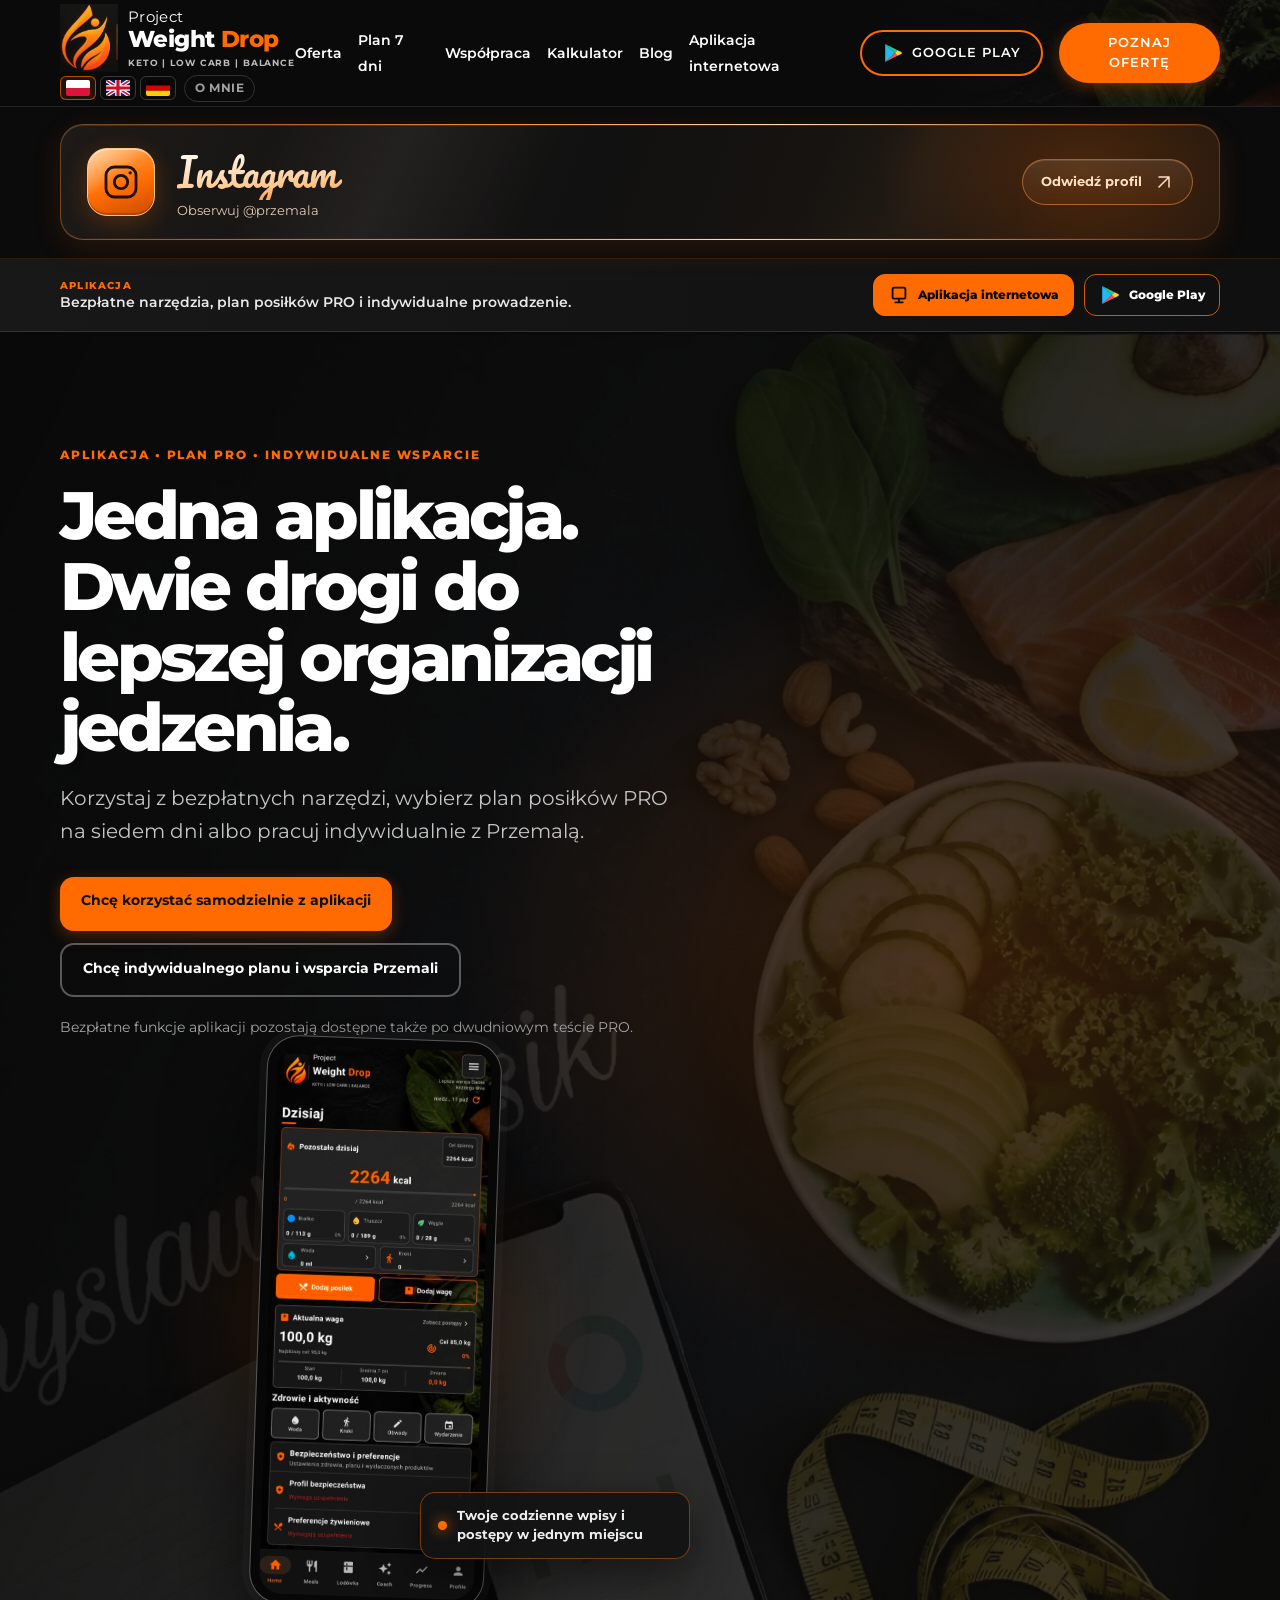
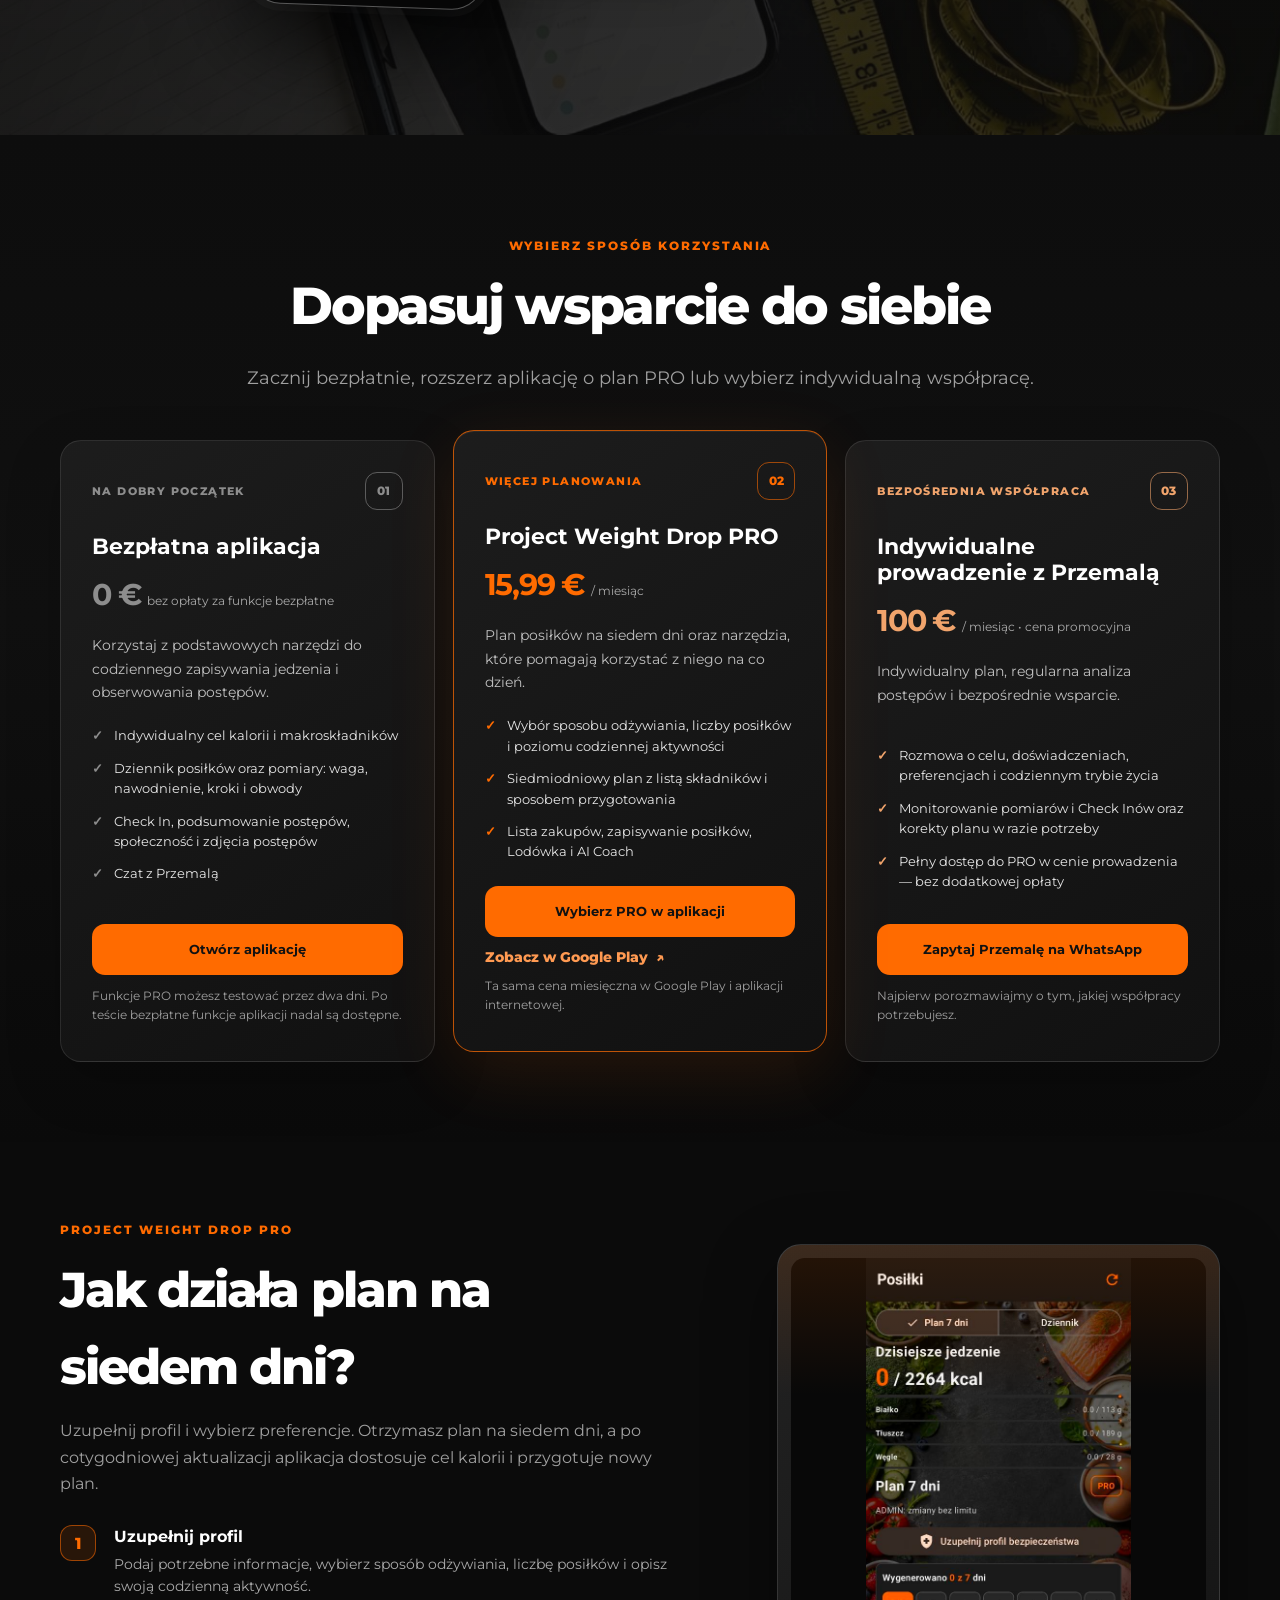
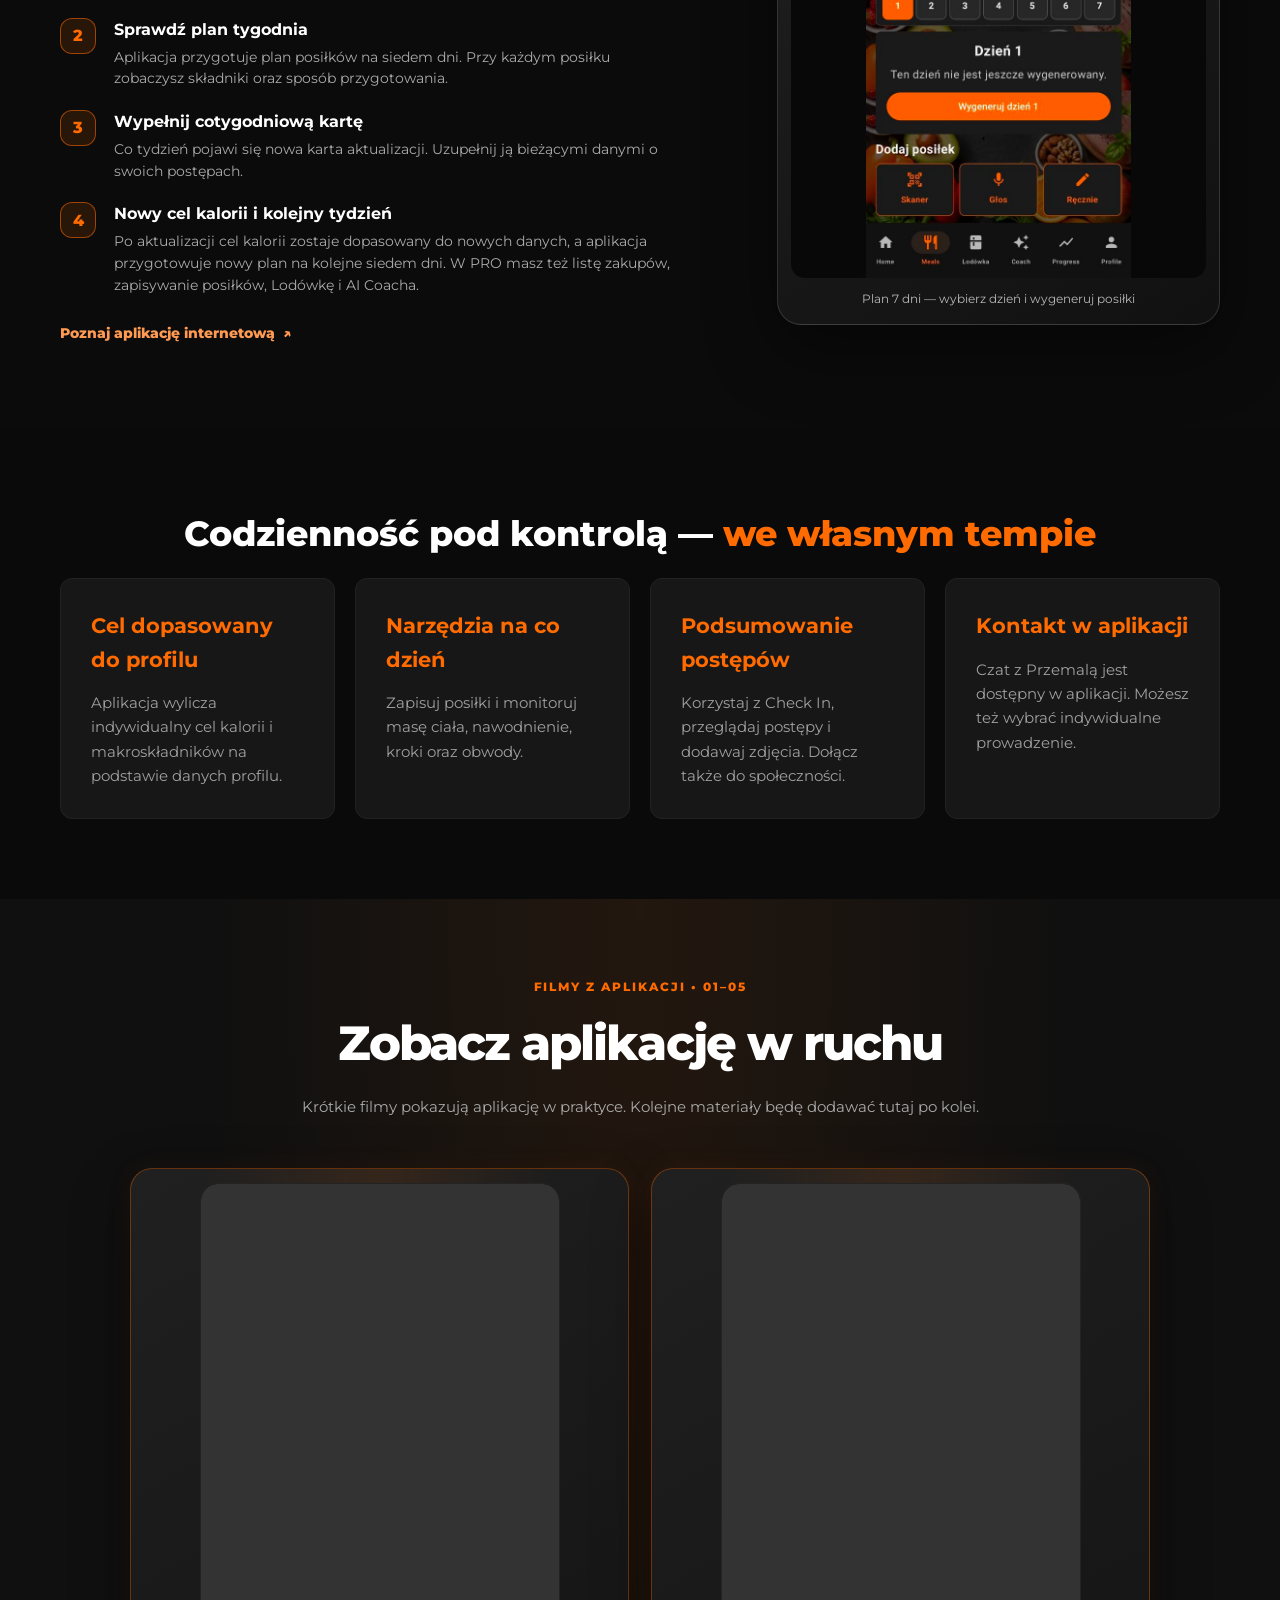
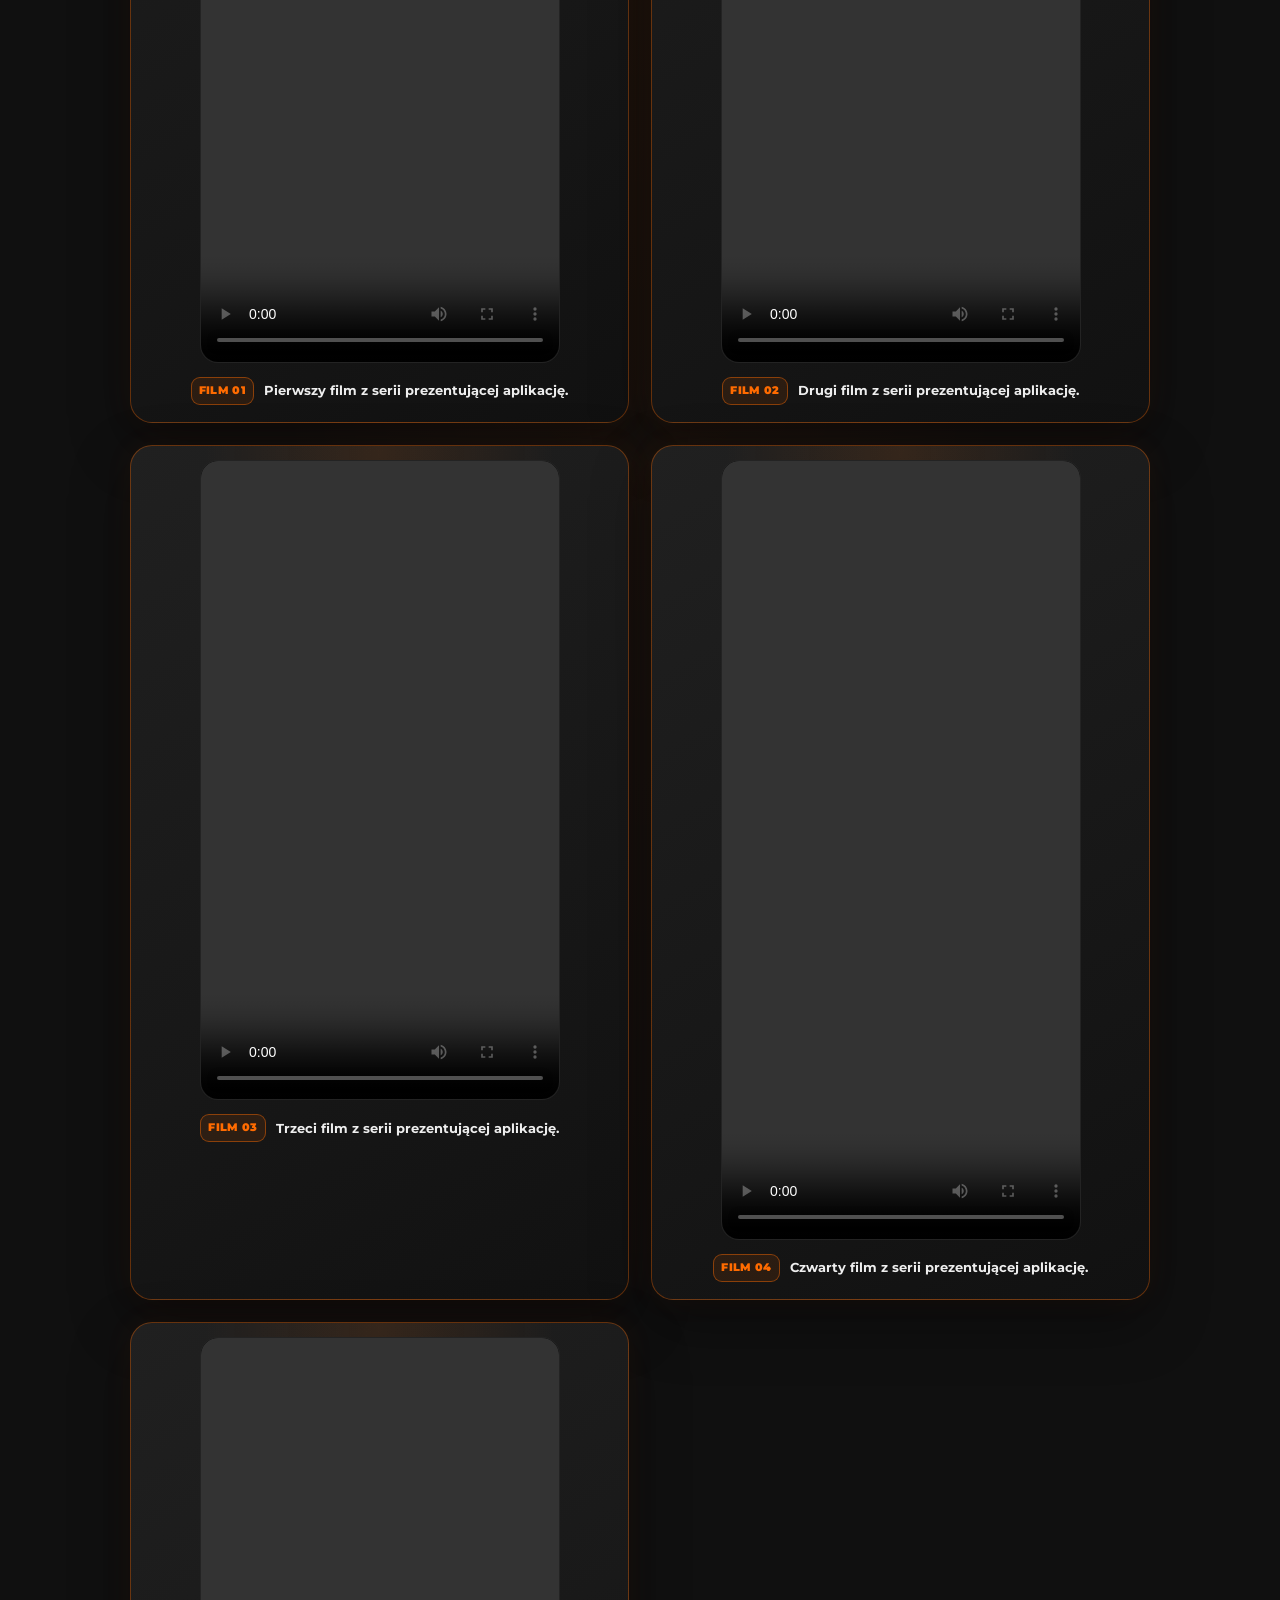
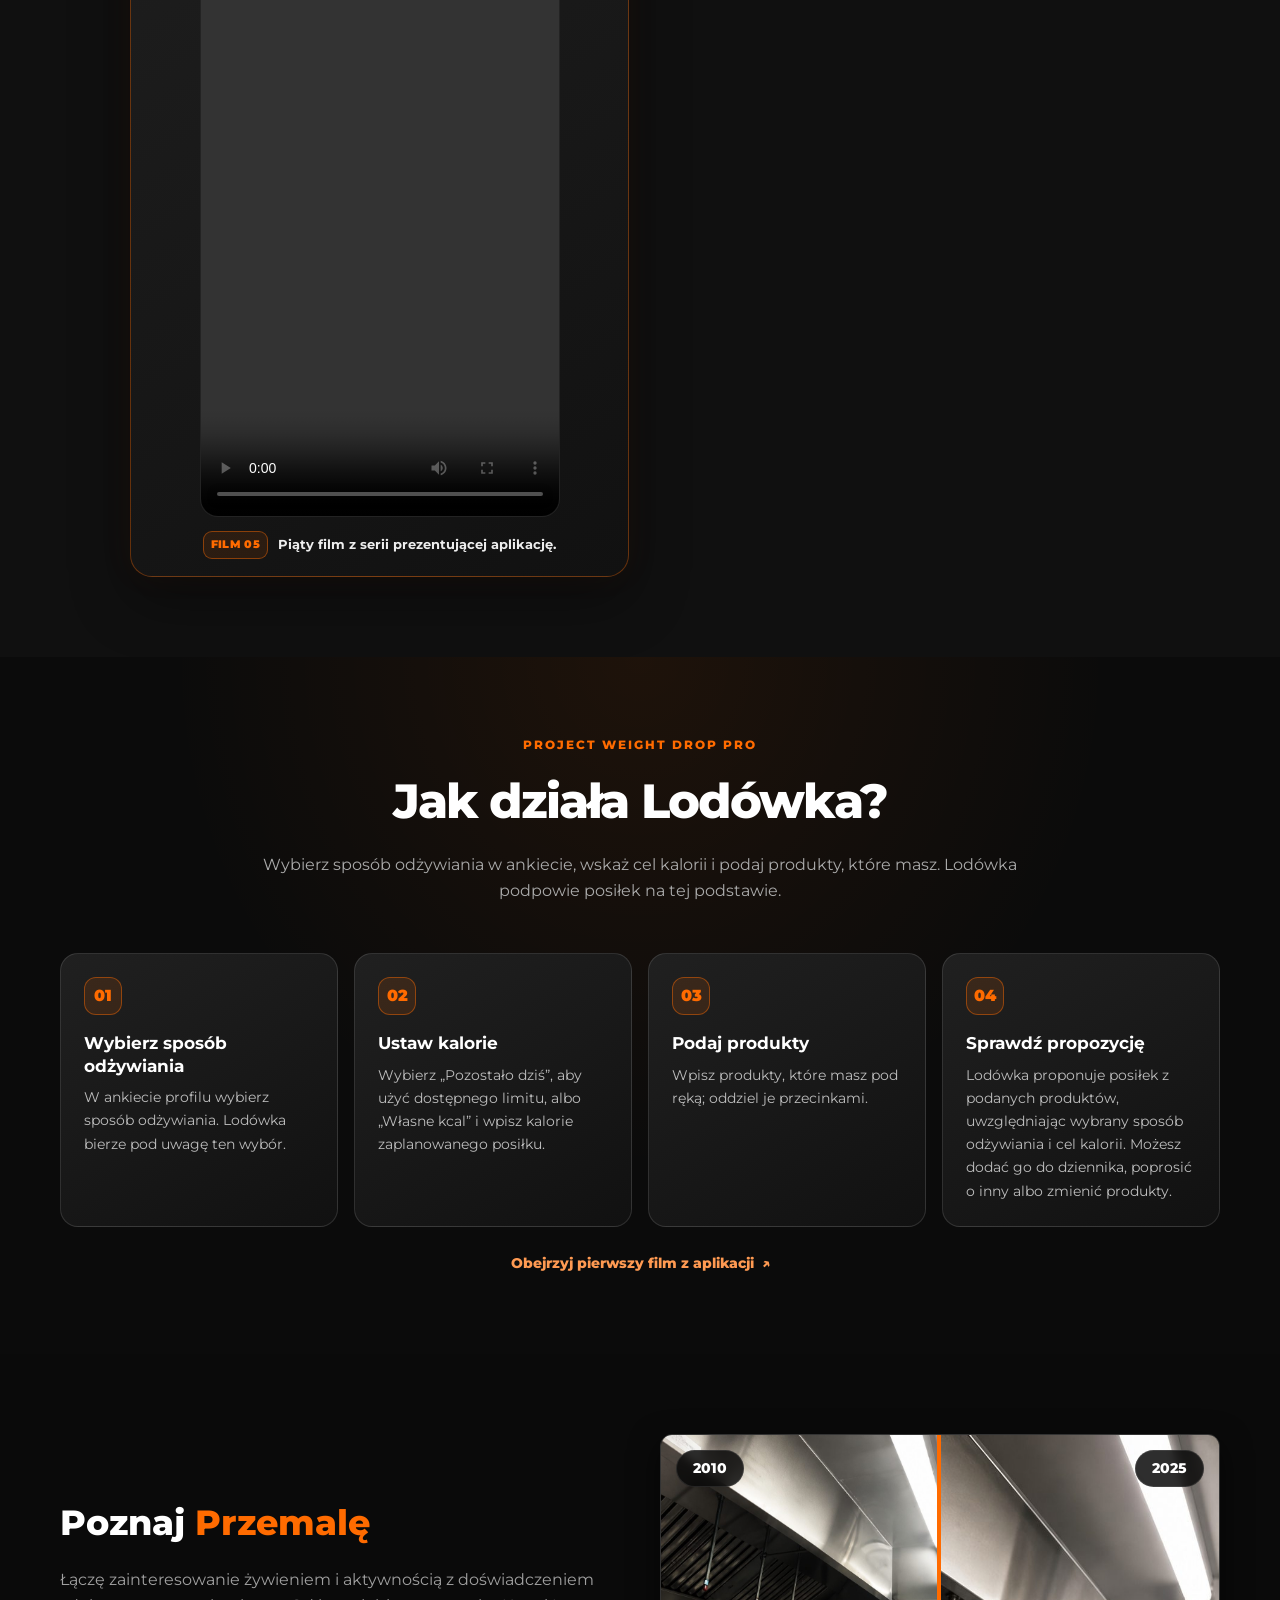
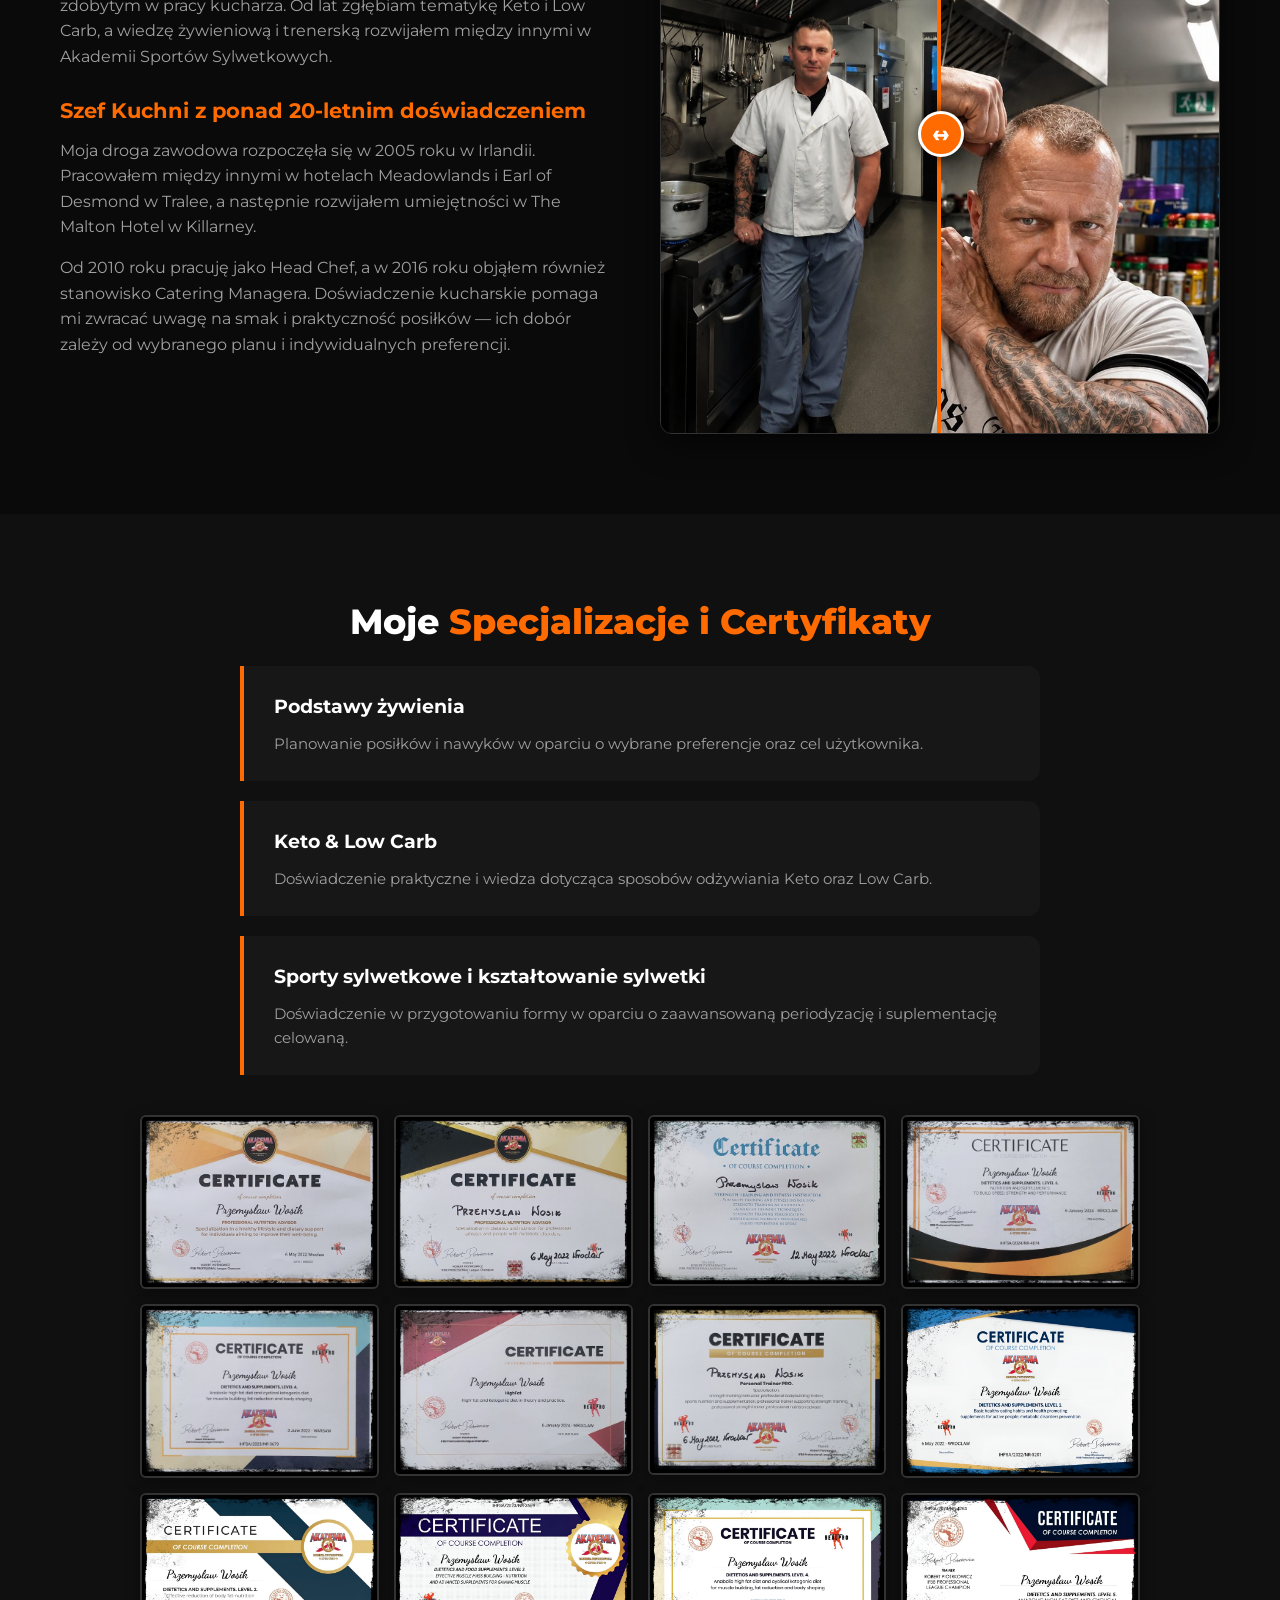
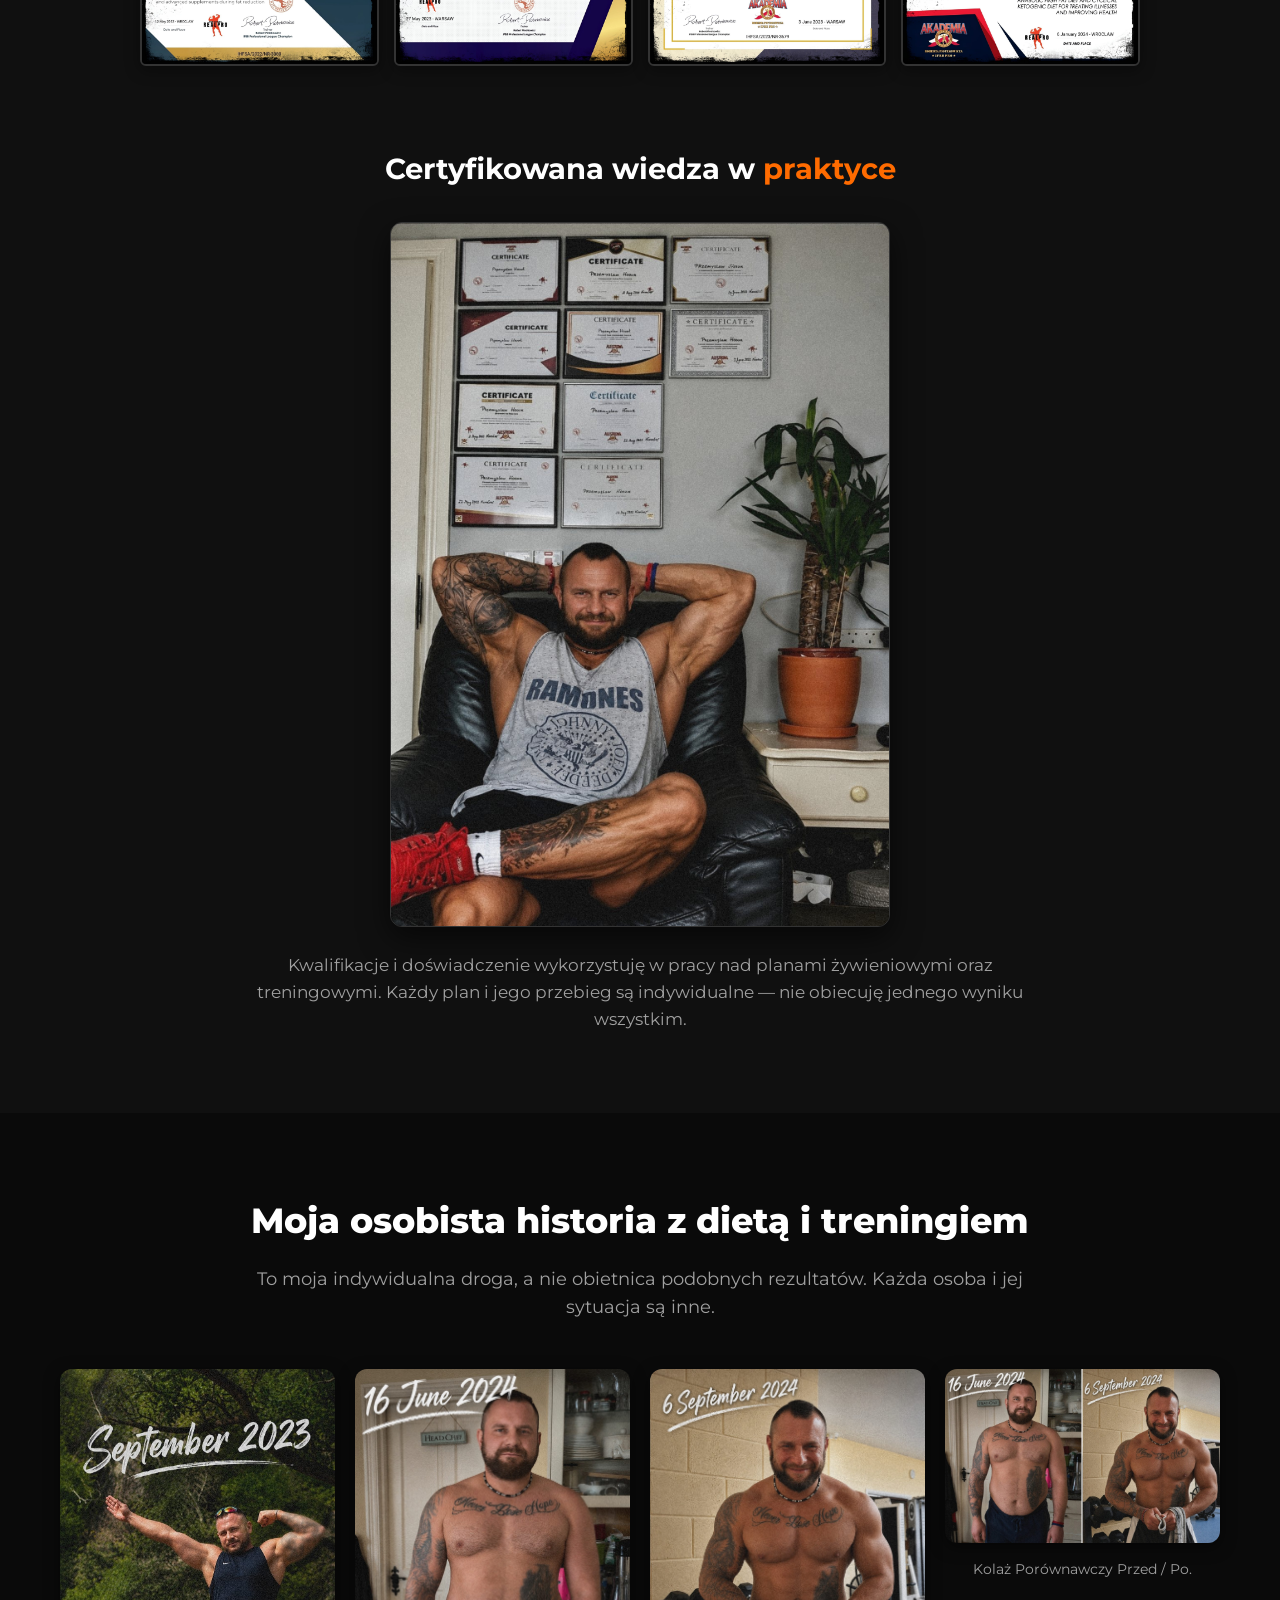
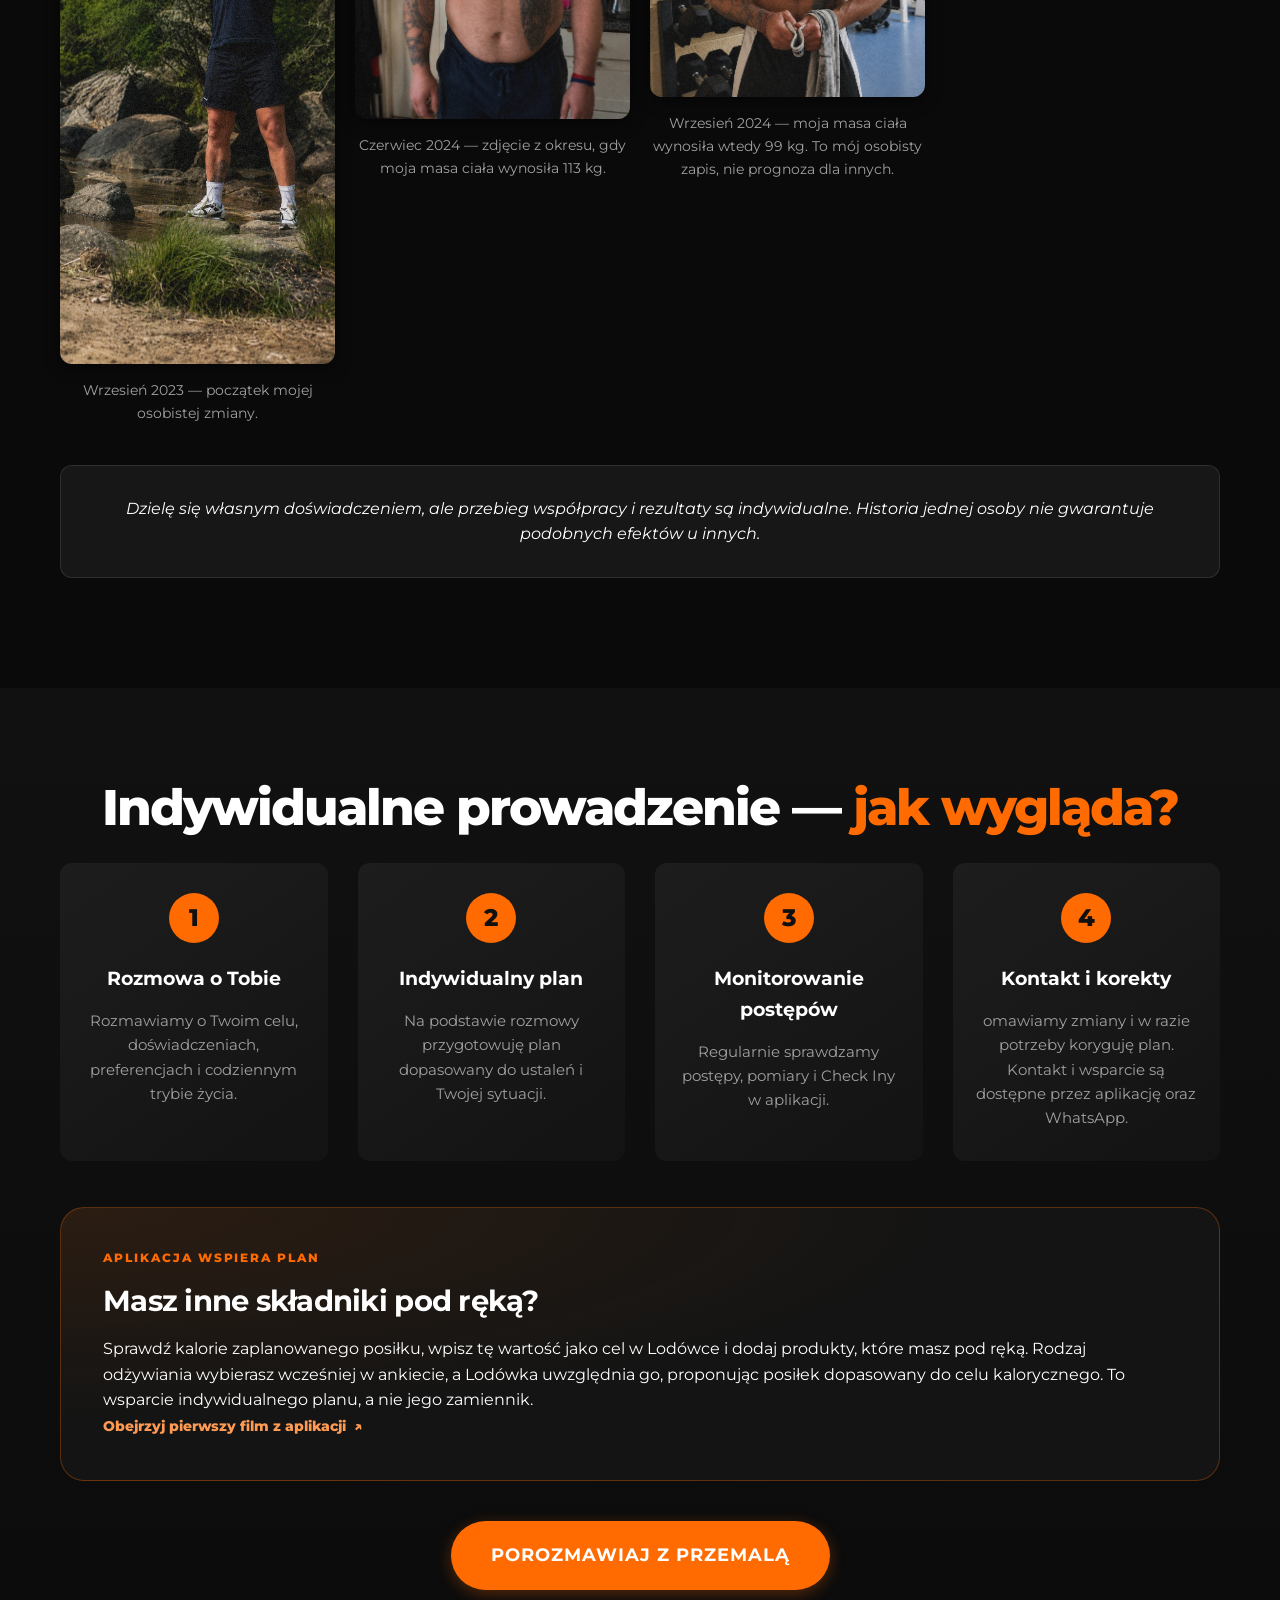
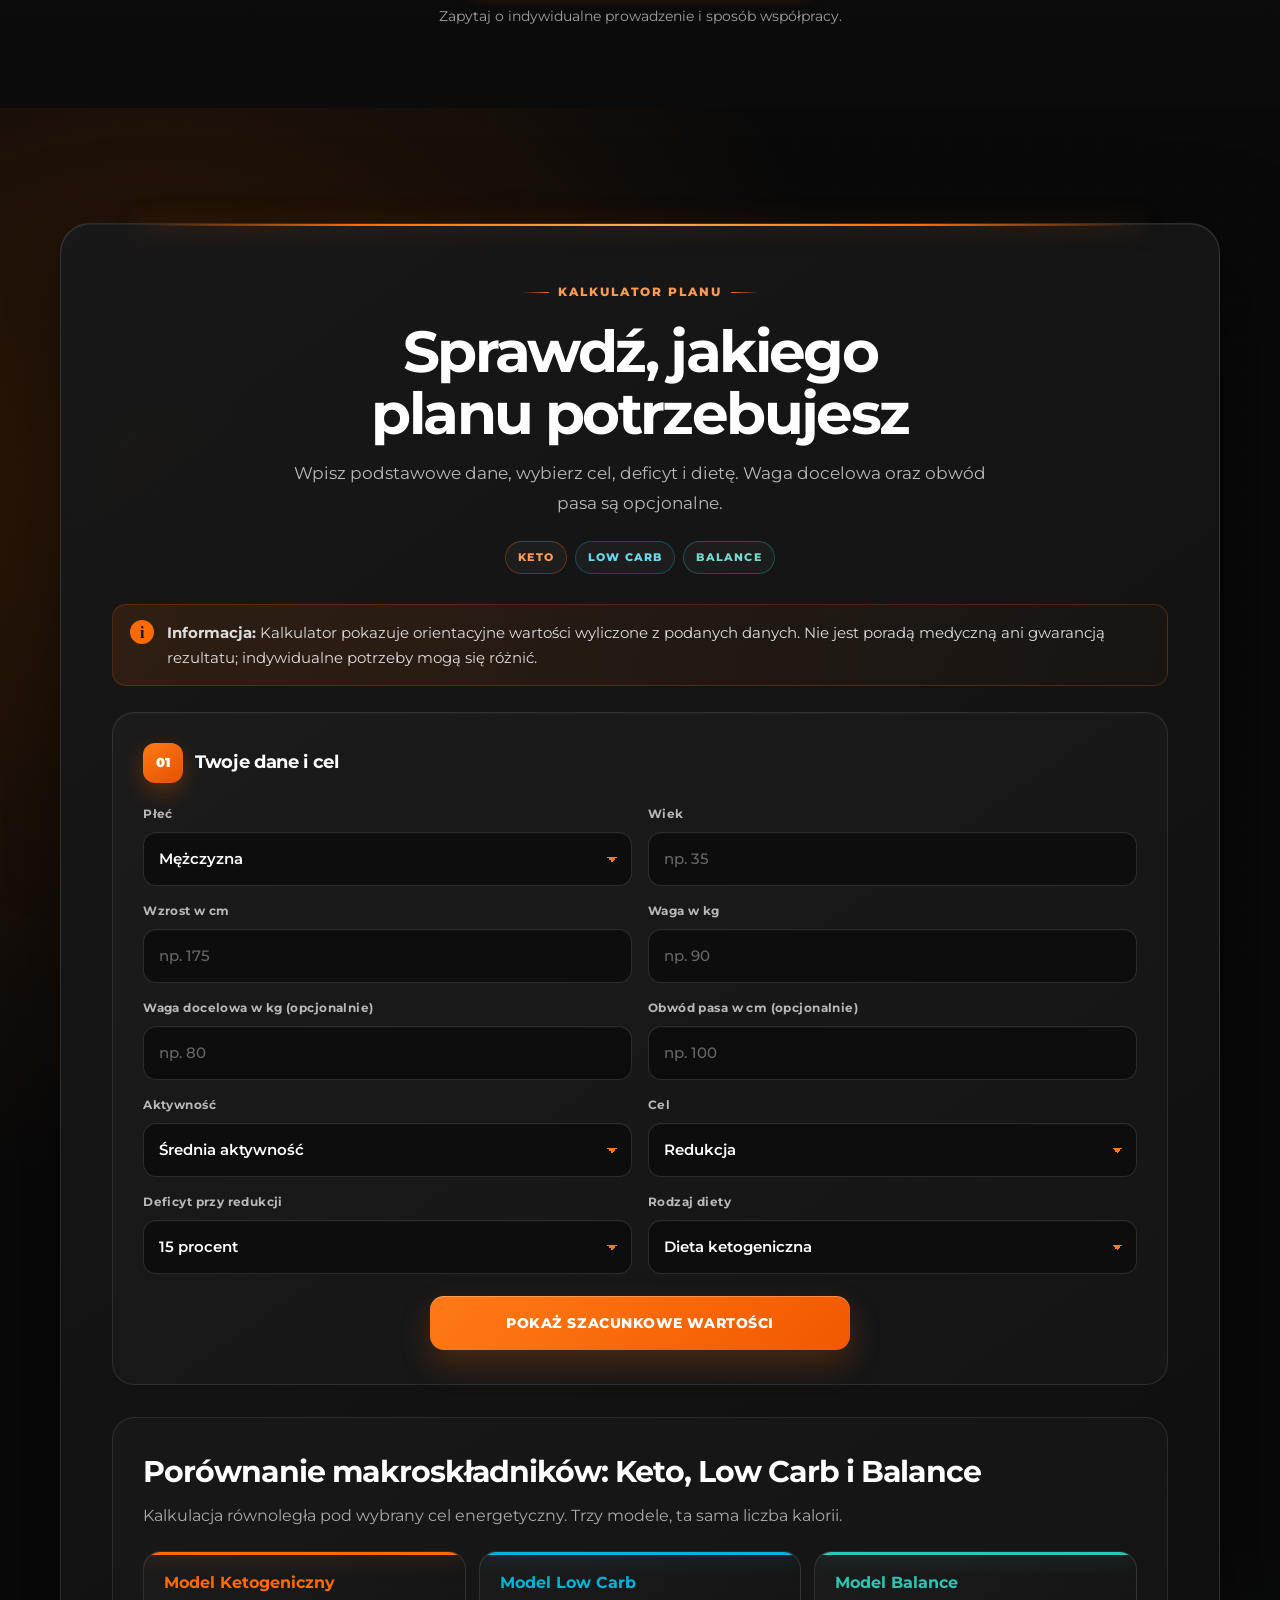
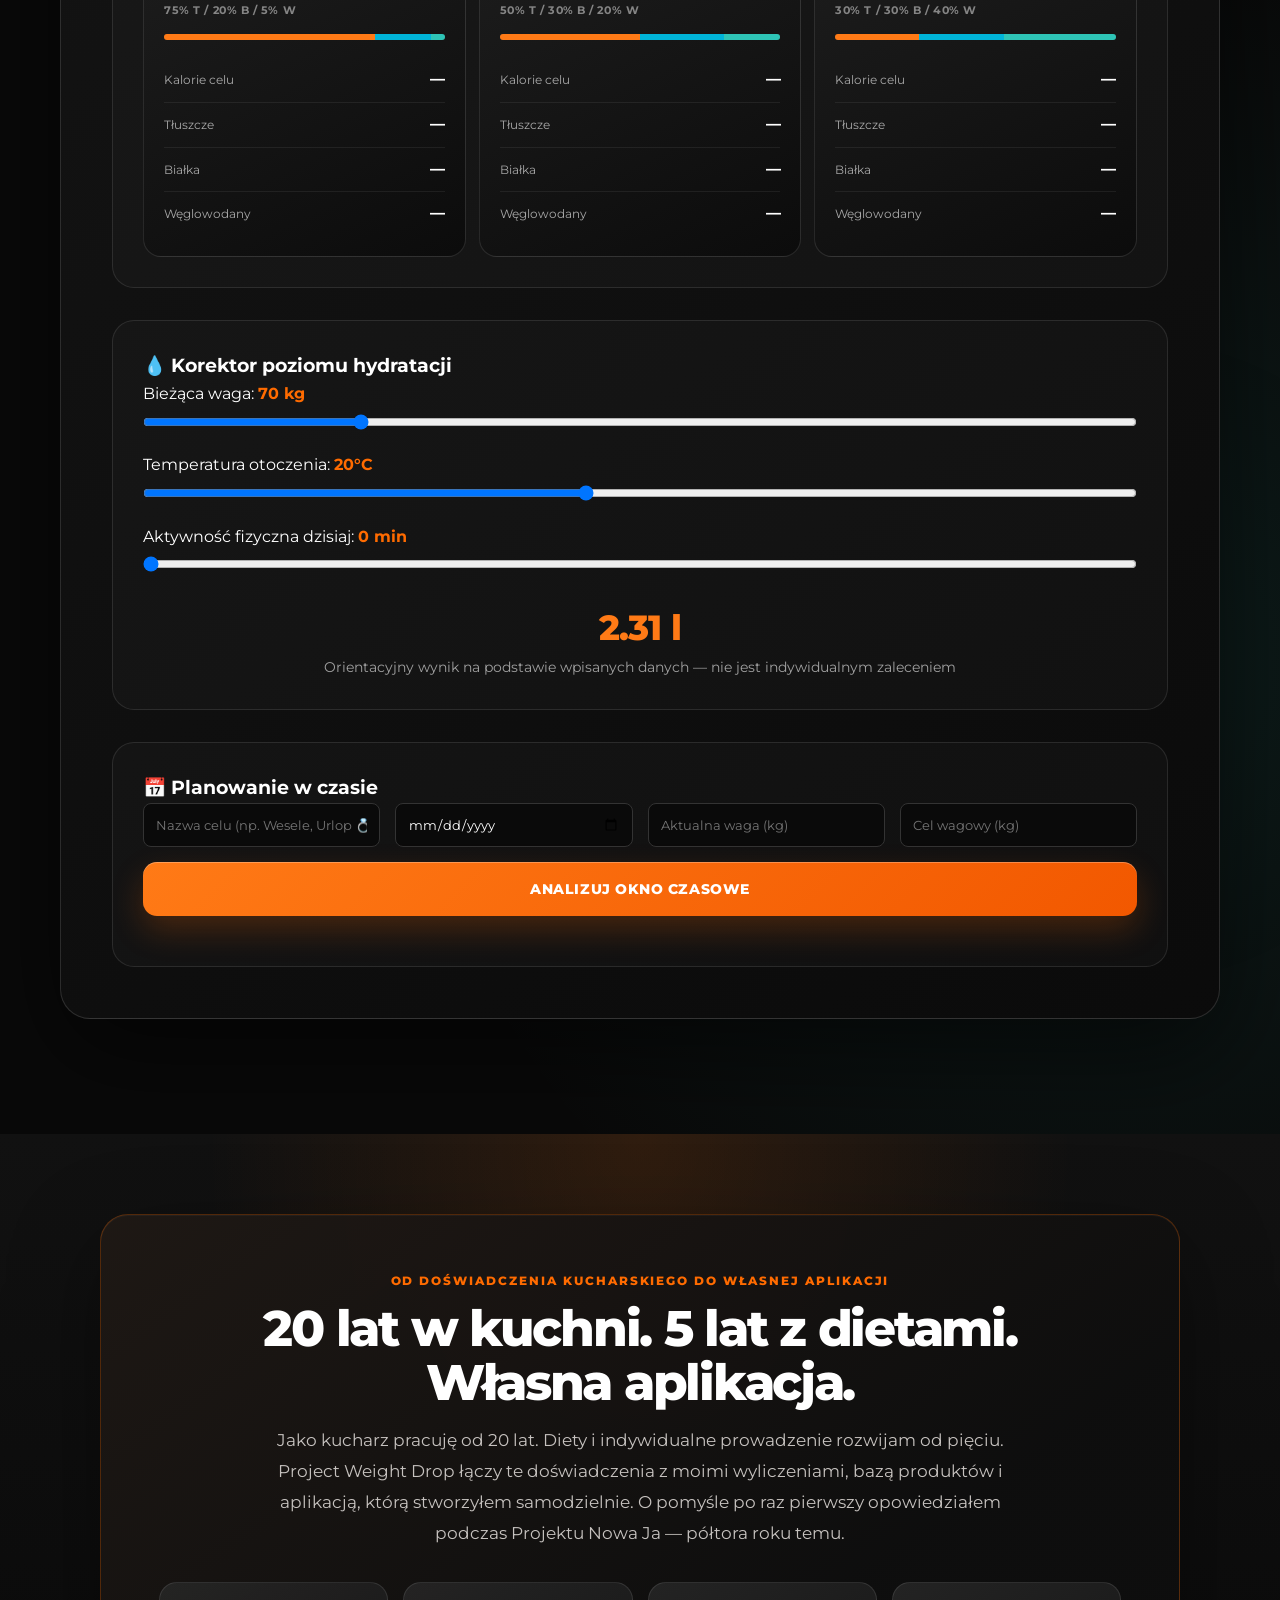
<file: index.html>
<!DOCTYPE html>
<html lang="pl">
<head>
    <meta charset="UTF-8">
    <meta name="viewport" content="width=device-width, initial-scale=1.0">
    <meta name="description" content="Project Weight Drop: bezpłatna aplikacja do śledzenia kalorii i postępów, opcjonalne PRO oraz indywidualne prowadzenie z Przemalą.">
    <meta name="robots" content="index, follow, max-image-preview:large">
    <meta name="google-site-verification" content="iFoRl2xi16hJQrjYwnsP1Xs9Ai2OW_MDT0AUdafnV5w">
    <title>Project Weight Drop | Aplikacja, PRO i indywidualne prowadzenie</title>
    <link rel="canonical" href="https://projectweightdrop.com/">
    <meta name="theme-color" content="#0a0a0a">
    <meta property="og:type" content="website">
    <meta property="og:site_name" content="Project Weight Drop">
    <meta property="og:title" content="Project Weight Drop | Aplikacja, PRO i indywidualne prowadzenie">
    <meta property="og:description" content="Bezpłatna aplikacja do śledzenia kalorii i postępów, opcjonalne PRO oraz indywidualne prowadzenie z Przemalą.">
    <meta property="og:url" content="https://projectweightdrop.com/">
    <meta property="og:locale" content="pl_PL">
    <meta name="twitter:card" content="summary">
    <script type="application/ld+json">
    {
      "@context": "https://schema.org",
      "@graph": [
        {
          "@type": "Organization",
          "@id": "https://projectweightdrop.com/#organization",
          "name": "Project Weight Drop",
          "url": "https://projectweightdrop.com/",
          "logo": {
            "@type": "ImageObject",
            "url": "https://projectweightdrop.com/brand-logo.png"
          },
          "sameAs": [
            "https://play.google.com/store/apps/details?id=com.projectweightdrop.app",
            "https://projectweightdrop.blogspot.com/"
          ]
        },
        {
          "@type": "WebSite",
          "@id": "https://projectweightdrop.com/#website",
          "url": "https://projectweightdrop.com/",
          "name": "Project Weight Drop",
          "publisher": { "@id": "https://projectweightdrop.com/#organization" },
          "inLanguage": "pl"
        }
      ]
    }
    </script>
    <link rel="icon" href="/brand-logo.png" type="image/png">
    <link rel="preconnect" href="https://fonts.googleapis.com">
    <link rel="preconnect" href="https://fonts.gstatic.com" crossorigin>
    <link href="https://fonts.googleapis.com/css2?family=Montserrat:wght@300;400;600;700;800&family=Pacifico&display=swap" rel="stylesheet">
    
    <style>
        /* =========================================
           1. ZMIENNE CSS & BAZOWE USTAWIENIA
        ========================================= */
        :root {
            --bg-dark: #0a0a0a;
            --bg-card: #171717;
            --bg-card-hover: #222222;
            --accent: #FF6B00;
            --accent-hover: #e65c00;
            --text-main: #ffffff;
            --text-muted: #a0a0a0;
            --border-radius: 12px;
            --transition: 0.3s ease;
        }

        * {
            margin: 0;
            padding: 0;
            box-sizing: border-box;
        }

        html {
            scroll-behavior: smooth;
        }

        body {
            font-family: 'Montserrat', sans-serif;
            background-color: var(--bg-dark);
            color: var(--text-main);
            line-height: 1.6;
            overflow-x: hidden;
        }

        a {
            text-decoration: none;
            color: inherit;
        }

        ul {
            list-style: none;
        }

        .container {
            width: 100%;
            max-width: 1200px;
            margin: 0 auto;
            padding: 0 20px;
        }

        .btn {
            display: inline-block;
            background-color: var(--accent);
            color: var(--text-main);
            font-weight: 700;
            padding: 16px 32px;
            border-radius: 30px;
            text-transform: uppercase;
            letter-spacing: 1px;
            font-size: 0.9rem;
            border: none;
            cursor: pointer;
            transition: var(--transition);
            box-shadow: 0 4px 15px rgba(255, 107, 0, 0.3);
            text-align: center;
        }

        .btn:hover {
            background-color: var(--accent-hover);
            transform: translateY(-3px);
            box-shadow: 0 6px 20px rgba(255, 107, 0, 0.5);
        }

        .btn-outline {
            display: inline-block;
            background-color: transparent;
            color: var(--text-main);
            font-weight: 700;
            padding: 14px 30px;
            border-radius: 30px;
            text-transform: uppercase;
            letter-spacing: 1px;
            font-size: 0.9rem;
            border: 2px solid var(--accent);
            cursor: pointer;
            transition: var(--transition);
            text-align: center;
        }

        .btn-outline:hover {
            background-color: var(--accent);
            color: var(--text-main);
            transform: translateY(-3px);
            box-shadow: 0 6px 20px rgba(255, 107, 0, 0.4);
        }

        .play-store-link {
            display: inline-flex;
            align-items: center;
            justify-content: center;
            gap: 8px;
            white-space: nowrap;
        }

        .play-store-link img {
            display: block;
            width: 22px;
            height: 22px;
        }

        .btn-large {
            font-size: 1.1rem;
            padding: 20px 40px;
            border-radius: 40px;
            animation: pulse 2s infinite;
        }

        @keyframes pulse {
            0% { box-shadow: 0 0 0 0 rgba(255, 107, 0, 0.7); }
            70% { box-shadow: 0 0 0 15px rgba(255, 107, 0, 0); }
            100% { box-shadow: 0 0 0 0 rgba(255, 107, 0, 0); }
        }

        .section-title {
            font-size: 2.2rem;
            font-weight: 800;
            margin-bottom: 1rem;
            text-align: center;
        }

        .section-title span {
            color: var(--accent);
        }

        .section-subtitle {
            text-align: center;
            color: var(--text-muted);
            max-width: 800px;
            margin: 0 auto 3rem auto;
            font-size: 1.1rem;
        }

        section {
            padding: 80px 0;
        }

        /* =========================================
           2. NAWIGACJA (HEADER)
        ========================================= */
        header {
            position: fixed;
            top: 0;
            width: 100%;
            background: linear-gradient(90deg, rgba(10, 10, 10, 0.99) 0%, rgba(10, 10, 10, 0.95) 64%, rgba(10, 10, 10, 0.77) 100%), url('/brand-header-background.jpg') right top / 460px auto no-repeat, #0a0a0a;
            backdrop-filter: blur(10px);
            z-index: 1000;
            border-bottom: 1px solid #222;
        }

        .navbar {
            display: flex;
            justify-content: space-between;
            align-items: center;
            height: 106px;
        }

        .logo-area {
            display: flex;
            flex-direction: column;
            align-items: flex-start;
            gap: 3px;
        }

        .brand-lockup {
            display: flex;
            align-items: center;
            gap: 10px;
        }

        .brand-mark {
            display: block;
            flex: 0 0 58px;
            width: 58px;
            height: 68px;
            background: url('/brand-lockup-source.jpg') -20px -21px / 205px 115px no-repeat;
            mix-blend-mode: screen;
        }

        .logo {
            font-size: 0.94rem;
            font-weight: 400;
            color: var(--text-main);
            letter-spacing: 0.02em;
            line-height: 1.05;
        }

        .logo span {
            display: block;
            margin-top: 3px;
            font-size: 1.42rem;
            font-weight: 800;
            letter-spacing: -0.025em;
        }

        .logo em {
            color: var(--accent);
            font-style: normal;
        }

        .brand-tagline {
            display: block;
            margin-top: 6px;
            color: #bdbdbd;
            font-size: 0.55rem;
            font-weight: 700;
            letter-spacing: 0.1em;
            white-space: nowrap;
        }

        main {
            padding-top: 106px;
        }

        .app-promo {
            background: linear-gradient(90deg, #181818, #101010);
            border-bottom: 1px solid rgba(255, 107, 0, 0.25);
        }

        .app-promo-inner {
            min-height: 72px;
            display: flex;
            align-items: center;
            justify-content: space-between;
            gap: 18px;
            padding-top: 10px;
            padding-bottom: 10px;
        }

        .app-promo-copy small {
            display: block;
            color: var(--accent);
            font-size: 0.62rem;
            font-weight: 800;
            letter-spacing: 0.12em;
        }

        .app-promo-copy p {
            color: #e8e8e8;
            font-size: 0.88rem;
            font-weight: 600;
            line-height: 1.35;
        }

        .app-promo-actions {
            display: flex;
            flex: none;
            align-items: center;
            justify-content: flex-end;
            gap: 10px;
        }

        .app-promo-link {
            display: inline-flex;
            flex: none;
            align-items: center;
            gap: 8px;
            padding: 9px 14px;
            border: 1px solid rgba(255, 107, 0, 0.8);
            border-radius: 12px;
            color: #fff;
            font-size: 0.78rem;
            font-weight: 800;
            white-space: nowrap;
            transition: var(--transition);
        }

        .app-promo-link:hover {
            background: rgba(255, 107, 0, 0.12);
            transform: translateY(-2px);
        }

        .app-promo-link img {
            width: 22px;
            height: 22px;
        }

        .app-promo-link svg {
            width: 22px;
            height: 22px;
        }

        .app-promo-link.web-app-link {
            border-color: var(--accent);
            background: var(--accent);
            color: #090909;
        }

        .app-promo-link.web-app-link:hover {
            background: #ff7a1a;
        }

        .lang-bar {
            display: flex;
            align-items: center;
            gap: 4px;
        }

        .lang-btn {
            display: inline-flex;
            align-items: center;
            justify-content: center;
            background: transparent;
            border: 1px solid #393939;
            cursor: pointer;
            padding: 3px 5px;
            border-radius: 6px;
            transition: border-color 0.2s, background-color 0.2s;
        }

        .lang-btn svg {
            display: block;
            width: 24px;
            height: 16px;
            border-radius: 2px;
        }

        .lang-btn:hover,
        .lang-btn.active {
            border-color: rgba(255, 107, 0, 0.65);
            background-color: rgba(255, 107, 0, 0.1);
        }

        .about-btn {
            display: inline-block;
            font-size: 0.72rem;
            font-weight: 700;
            color: var(--text-muted);
            text-transform: uppercase;
            letter-spacing: 0.5px;
            padding: 3px 10px;
            border: 1px solid #333;
            border-radius: 20px;
            transition: var(--transition);
            white-space: nowrap;
            margin-left: 4px;
        }

        .about-btn:hover {
            color: var(--accent);
            border-color: var(--accent);
        }

        .instagram-link {
            display: inline-flex;
            align-items: center;
            justify-content: center;
            gap: 12px;
            min-height: 44px;
            padding: 12px 22px;
            border: 1px solid #ba641f;
            border-radius: 16px;
            background: linear-gradient(115deg, transparent 20%, rgba(255, 226, 190, .09) 34%, transparent 48%),
                linear-gradient(180deg, #2c2119, #15110e 52%, #24160c);
            box-shadow: inset 0 1px rgba(255, 222, 184, .2), 0 5px 20px rgba(255, 107, 0, .1);
            color: #fff;
            font-size: .85rem;
            font-weight: 600;
            white-space: nowrap;
            transition: border-color .2s, background-color .2s;
        }

        .instagram-link:hover {
            border-color: var(--accent);
            box-shadow: inset 0 1px rgba(255, 222, 184, .28), 0 5px 24px rgba(255, 107, 0, .2);
        }

        .instagram-link svg {
            flex: none;
            width: 22px;
            height: 22px;
            color: #ffb16f;
        }

        .instagram-wordmark {
            display: block;
            font-family: 'Pacifico', 'Segoe Script', cursive;
            font-size: 38px;
            font-weight: 400;
            line-height: 1.5;
            letter-spacing: -.025em;
            color: #ffb16f;
        }

        @supports ((background-clip: text) or (-webkit-background-clip: text)) {
            .instagram-wordmark {
                background: linear-gradient(175deg, #fff5e9 12%, #ffc68d 40%, #ff8a2c 58%, #ffb765 77%, #ffe1b9 95%);
                -webkit-background-clip: text;
                background-clip: text;
                color: transparent;
            }
        }

        .instagram-link .instagram-wordmark { font-size: 25px; }
        .instagram-link-handle { font-size: .78rem; }

        .instagram-promo {
            padding: 18px 0;
            background: #0b0b0b;
            border-bottom: 1px solid rgba(255, 107, 0, .16);
        }

        .instagram-featured {
            position: relative;
            isolation: isolate;
            overflow: hidden;
            display: grid;
            grid-template-columns: 68px minmax(0, 1fr) auto;
            align-items: center;
            gap: 22px;
            min-height: 116px;
            padding: 18px 26px;
            border: 1px solid transparent;
            border-radius: 23px;
            background: linear-gradient(110deg, #1d1a17, #111 46%, #22170e) padding-box,
                linear-gradient(110deg, #684325, #ff8b30 38%, #ffe0b2 60%, #b85712 87%, #56331b) border-box;
            box-shadow: inset 0 1px rgba(255, 232, 204, .12), inset 0 -1px rgba(255, 107, 0, .08), 0 8px 30px rgba(255, 107, 0, .12);
            color: #fff;
        }

        .instagram-featured::before {
            content: '';
            position: absolute;
            z-index: -1;
            top: -100px;
            right: -70px;
            width: 420px;
            height: 300px;
            border-radius: 50%;
            background: radial-gradient(ellipse, rgba(255, 107, 0, .2), transparent 68%);
            pointer-events: none;
        }

        .instagram-featured::after {
            content: '';
            position: absolute;
            z-index: -1;
            inset: 0;
            background: linear-gradient(115deg, transparent 18%, rgba(255, 240, 222, .06) 29%, transparent 42%, transparent 64%, rgba(255, 206, 148, .035) 73%, transparent 82%);
            pointer-events: none;
        }

        .instagram-featured-icon {
            display: grid;
            place-items: center;
            width: 68px;
            height: 68px;
            border: 1px solid #ffc48b;
            border-radius: 20px;
            background: linear-gradient(145deg, rgba(255, 246, 226, .6), transparent 43%),
                linear-gradient(160deg, #ffad5b, #ff6b00 58%, #c84b00);
            box-shadow: 0 6px 24px rgba(255, 107, 0, .25), inset 0 1px rgba(255, 246, 226, .65), inset 0 -2px rgba(95, 30, 0, .3);
            color: #201006;
        }

        .instagram-featured-icon svg { width: 40px; height: 40px; }
        .instagram-featured-copy { min-width: 0; }
        .instagram-featured-caption { display: block; color: #e0cbb9; font-size: .82rem; line-height: 1.6; }
        .instagram-featured-cta {
            display: inline-flex;
            align-items: center;
            gap: 12px;
            padding: 12px 18px;
            border: 1px solid rgba(255, 151, 71, .5);
            border-radius: 999px;
            background: linear-gradient(180deg, rgba(255, 222, 190, .11), rgba(255, 107, 0, .08));
            box-shadow: inset 0 1px rgba(255, 232, 204, .12);
            color: #ffe0c2;
            font-size: .8rem;
            font-weight: 700;
        }

        .instagram-featured-cta svg { flex: none; width: 20px; height: 20px; }
        .instagram-featured:hover .instagram-featured-cta { background: rgba(255, 107, 0, .18); }

        @media (max-width: 540px) {
            .instagram-promo { padding: 12px 0; }
            .instagram-featured { grid-template-columns: 48px minmax(0, 1fr) 30px; gap: 12px; min-height: 100px; padding: 14px; border-radius: 19px; }
            .instagram-featured-icon { width: 48px; height: 48px; border-radius: 15px; }
            .instagram-featured-icon svg { width: 30px; height: 30px; }
            .instagram-featured .instagram-wordmark { font-size: clamp(27px, 7.7vw, 34px); }
            .instagram-featured-caption { font-size: .69rem; }
            .instagram-featured-cta { justify-content: center; padding: 0; width: 30px; height: 36px; border: 0; background: transparent; }
            .instagram-featured-cta-label { display: none; }
            .instagram-link { gap: 10px; padding: 10px 16px; }
        }

        .nav-links {
            display: none;
        }

        .nav-links li a {
            font-weight: 600;
            font-size: 0.9rem;
            transition: var(--transition);
        }

        .nav-links li a:hover {
            color: var(--accent);
        }

        .burger {
            display: block;
            cursor: pointer;
        }

        .burger div {
            width: 25px;
            height: 3px;
            background-color: var(--text-main);
            margin: 5px;
            transition: all 0.3s ease;
        }

        /* =========================================
           3. HERO SECTION & STRIP STATYSTYK
        ========================================= */
        #hero {
            padding-top: 40px;
            padding-bottom: 100px;
            text-align: center;
            min-height: 100vh;
            display: flex;
            flex-direction: column;
            justify-content: center;
            background: linear-gradient(rgba(10, 10, 10, 0.75), rgba(10, 10, 10, 0.95)), url('tlo-hero-keto.jpg');
            background-size: cover;
            background-position: center;
            background-attachment: fixed;
        }

        .reviews-stats-bar {
            display: grid;
            grid-template-columns: repeat(2, 1fr);
            gap: 15px;
            max-width: 900px;
            margin: 0 auto 40px auto;
            text-align: center;
        }

        .stat-item {
            background-color: rgba(23, 23, 23, 0.85);
            backdrop-filter: blur(5px);
            padding: 15px 20px;
            border-radius: var(--border-radius);
            border: 1px solid rgba(255, 255, 255, 0.05);
        }

        .stat-number {
            font-size: 1.6rem;
            font-weight: 800;
            color: var(--accent);
            display: block;
            margin-bottom: 3px;
        }

        .stat-label {
            font-size: 0.8rem;
            color: var(--text-muted);
            text-transform: uppercase;
            letter-spacing: 1px;
        }

        #hero h1 {
            font-size: 2.6rem;
            font-weight: 800;
            line-height: 1.2;
            margin-bottom: 1.5rem;
            max-width: 1000px;
            margin-left: auto;
            margin-right: auto;
        }

        .hero-benefits {
            display: flex;
            flex-direction: column;
            gap: 15px;
            margin-bottom: 3rem;
            font-size: 1.1rem;
            font-weight: 600;
            color: #fff;
        }

        @media screen and (min-width: 768px) {
            .hero-benefits { flex-direction: row; justify-content: center; gap: 30px; }
            .reviews-stats-bar { grid-template-columns: repeat(4, 1fr); }
            .stat-number { font-size: 1.8rem; }
            #hero h1 { font-size: 3.5rem; }
        }

        .hero-benefits span {
            background-color: rgba(255, 107, 0, 0.1);
            padding: 10px 20px;
            border-radius: 20px;
            border: 1px solid rgba(255, 107, 0, 0.3);
        }

        /* =========================================
           4. DLACZEGO MY (GRID)
        ========================================= */
        .features-grid {
            display: grid;
            grid-template-columns: 1fr;
            gap: 20px;
        }

        .feature-card {
            background-color: var(--bg-card);
            padding: 30px;
            border-radius: var(--border-radius);
            transition: var(--transition);
            border: 1px solid #222;
        }

        .feature-card:hover {
            background-color: var(--bg-card-hover);
            transform: translateY(-5px);
            border-color: var(--accent);
        }

        .feature-card h3 {
            color: var(--accent);
            font-size: 1.3rem;
            margin-bottom: 15px;
        }

        .feature-card p {
            color: var(--text-muted);
            font-size: 0.95rem;
        }

        .stars {
            color: #FFD700;
            letter-spacing: 1px;
            font-size: 1rem;
        }

        /* =========================================
           6. SPECJALIZACJE & CERTYFIKATY
        ========================================= */
        .specializations-list {
            display: flex;
            flex-direction: column;
            gap: 20px;
            max-width: 800px;
            margin: 0 auto 40px auto;
        }

        .spec-item {
            background-color: var(--bg-card);
            padding: 25px 30px;
            border-left: 4px solid var(--accent);
            border-radius: 0 var(--border-radius) var(--border-radius) 0;
        }

        .spec-item h4 {
            font-size: 1.2rem;
            margin-bottom: 10px;
        }

        .spec-item p {
            color: var(--text-muted);
            font-size: 0.95rem;
        }

        .cert-grid {
            display: grid;
            grid-template-columns: repeat(2, 1fr);
            gap: 15px;
            max-width: 1000px;
            margin: 0 auto;
        }

        .cert-image {
            width: 100%;
            height: auto;
            border-radius: 6px;
            border: 2px solid #333;
            box-shadow: 0 4px 15px rgba(0,0,0,0.4);
            transition: all 0.3s ease;
            cursor: crosshair;
        }

        .cert-image:hover {
            transform: scale(1.05);
            border-color: var(--accent);
            z-index: 10;
            position: relative;
        }

        /* =========================================
           7. O MNIE (SPLIT & SLIDER)
        ========================================= */
        #o-mnie {
            background-color: #111;
        }

        .about-split {
            display: grid;
            grid-template-columns: 1fr;
            gap: 40px;
            align-items: center;
        }

        .about-text p {
            color: var(--text-muted);
            margin-bottom: 15px;
            font-size: 1rem;
        }
        
        .about-text h3 {
            color: var(--accent);
            font-size: 1.3rem;
            margin-top: 25px;
            margin-bottom: 10px;
        }

        .img-comp-container {
            position: relative;
            height: 600px; 
            width: 100%;
            border-radius: var(--border-radius);
            overflow: hidden;
            box-shadow: 0 10px 30px rgba(0,0,0,0.6);
            border: 1px solid #333;
        }

        @media screen and (max-width: 768px) {
            .img-comp-container { height: 450px; }
        }

        .img-comp-img {
            position: absolute;
            width: auto;
            height: auto;
            overflow: hidden;
            top: 0; left: 0; right: 0; bottom: 0;
        }

        .img-comp-img img {
            display: block;
            width: 100%;
            height: 100%;
            object-fit: cover;
            object-position: top center; 
        }

        .img-comp-overlay {
            width: 50%;
            border-right: 4px solid var(--accent);
            z-index: 2;
        }

        .img-comp-slider-button {
            position: absolute;
            z-index: 3;
            cursor: ew-resize;
            width: 46px;
            height: 46px;
            background-color: var(--accent);
            color: white;
            border-radius: 50%;
            display: flex;
            align-items: center;
            justify-content: center;
            top: 50%;
            left: 50%;
            transform: translate(-50%, -50%);
            box-shadow: 0 0 15px rgba(0,0,0,0.8);
            font-weight: 800;
            font-size: 20px;
            border: 3px solid #fff;
        }

        .img-comp-label {
            position: absolute;
            top: 15px;
            background: rgba(10, 10, 10, 0.85);
            color: #fff;
            padding: 6px 16px;
            border-radius: 20px;
            font-weight: 800;
            font-size: 0.9rem;
            z-index: 4;
            backdrop-filter: blur(4px);
            border: 1px solid rgba(255,255,255,0.1);
        }
        .img-comp-label.top-left { left: 15px; }
        .img-comp-label.top-right { right: 15px; }

        /* =========================================
           8. METAMORFOZA
        ========================================= */
        .meta-grid {
            display: grid;
            grid-template-columns: 1fr;
            gap: 20px;
            margin-bottom: 40px;
        }

        .meta-image {
            width: 100%;
            height: auto;
            border-radius: var(--border-radius);
            margin-bottom: 15px;
            display: block;
            box-shadow: 0 4px 15px rgba(0,0,0,0.5);
            transition: var(--transition);
        }

        .meta-image:hover {
            transform: scale(1.02);
        }

        .meta-card p {
            font-size: 0.9rem;
            color: var(--text-muted);
            text-align: center;
        }

        .meta-summary {
            background-color: var(--bg-card);
            padding: 30px;
            border-radius: var(--border-radius);
            text-align: center;
            font-style: italic;
            border: 1px solid #333;
            margin-bottom: 30px;
        }

        /* =========================================
           9. PROCES (KROKI WSPÓŁPRACY)
        ========================================= */
        #proces {
            background-color: #111;
        }

        .process-grid {
            display: grid;
            grid-template-columns: 1fr;
            gap: 30px;
            margin-bottom: 40px;
        }

        .process-step {
            text-align: center;
            padding: 30px 20px;
            background-color: var(--bg-card);
            border-radius: var(--border-radius);
            position: relative;
        }

        .step-number {
            width: 50px;
            height: 50px;
            background-color: var(--accent);
            color: var(--bg-dark);
            font-weight: 800;
            font-size: 1.5rem;
            display: flex;
            align-items: center;
            justify-content: center;
            border-radius: 50%;
            margin: 0 auto 20px auto;
        }

        .process-step h4 {
            margin-bottom: 15px;
            font-size: 1.2rem;
        }

        .process-step p {
            color: var(--text-muted);
            font-size: 0.95rem;
        }

        /* =========================================
           10. PROFESJONALNY KALKULATOR PLANU
        ========================================= */
        #kalkulator-sekcja {
            position: relative;
            overflow: hidden;
            background:
                radial-gradient(circle at 12% 14%, rgba(255, 107, 0, .16), transparent 28%),
                radial-gradient(circle at 88% 82%, rgba(46, 196, 182, .10), transparent 30%),
                #090909 !important;
            padding: clamp(76px, 9vw, 116px) 0 !important;
        }

        #kalkulator-sekcja::before {
            content: "";
            position: absolute;
            inset: 0;
            pointer-events: none;
            opacity: .28;
            background-image: linear-gradient(rgba(255,255,255,.025) 1px, transparent 1px), linear-gradient(90deg, rgba(255,255,255,.025) 1px, transparent 1px);
            background-size: 38px 38px;
            mask-image: linear-gradient(to bottom, #000, transparent 78%);
        }

        .calculator-box {
            position: relative;
            isolation: isolate;
            max-width: 1180px;
            margin: 0 auto;
            padding: clamp(22px, 4vw, 54px);
            color: #fff;
            border: 1px solid rgba(255,255,255,.13);
            border-radius: 30px;
            background: linear-gradient(145deg, rgba(25,25,25,.96), rgba(11,11,11,.98));
            box-shadow: 0 34px 100px rgba(0,0,0,.55), inset 0 1px 0 rgba(255,255,255,.06);
        }

        .calculator-box::before {
            content: "";
            position: absolute;
            z-index: -1;
            top: 0;
            left: clamp(28px, 6vw, 84px);
            right: clamp(28px, 6vw, 84px);
            height: 2px;
            background: linear-gradient(90deg, transparent, #ff6b00 22%, #ffad4d 50%, #ff6b00 78%, transparent);
            box-shadow: 0 0 25px rgba(255,107,0,.65);
        }

        .calculator-hero {
            max-width: 830px;
            margin: 0 auto 30px;
            text-align: center;
        }

        .calculator-kicker {
            display: inline-flex;
            align-items: center;
            gap: 9px;
            margin-bottom: 18px;
            color: #ff9a51;
            font-size: .72rem;
            font-weight: 800;
            letter-spacing: .17em;
            text-transform: uppercase;
        }

        .calculator-kicker::before,
        .calculator-kicker::after {
            content: "";
            width: 28px;
            height: 1px;
            background: linear-gradient(90deg, transparent, #ff6b00);
        }

        .calculator-kicker::after { transform: rotate(180deg); }

        .calculator-box h2,
        .calculator-box h3,
        .calculator-box h4 { color: #fff; }

        .calculator-hero h2 {
            margin: 0 0 14px !important;
            font-size: clamp(2rem, 5vw, 3.6rem) !important;
            line-height: 1.08;
            letter-spacing: -.045em;
            text-wrap: balance;
        }

        .calculator-hero p {
            max-width: 710px;
            margin: 0 auto !important;
            color: #b9b9b9 !important;
            font-size: clamp(.96rem, 1.5vw, 1.08rem);
            line-height: 1.75;
        }

        .calculator-diet-pills {
            display: flex;
            flex-wrap: wrap;
            justify-content: center;
            gap: 8px;
            margin-top: 22px;
        }

        .calculator-diet-pills span {
            padding: 7px 12px;
            border: 1px solid rgba(255,255,255,.12);
            border-radius: 999px;
            background: rgba(255,255,255,.035);
            color: #d8d8d8;
            font-size: .67rem;
            font-weight: 800;
            letter-spacing: .11em;
        }

        .calculator-diet-pills span:first-child { border-color: rgba(255,107,0,.34); color: #ff9a51; }
        .calculator-diet-pills span:nth-child(2) { border-color: rgba(0,180,216,.32); color: #65d9ef; }
        .calculator-diet-pills span:last-child { border-color: rgba(46,196,182,.32); color: #72d9ce; }

        .calculator-disclaimer {
            display: flex;
            align-items: flex-start;
            gap: 13px;
            margin: 0 0 26px;
            padding: 15px 17px;
            border: 1px solid rgba(255,107,0,.22);
            border-radius: 14px;
            background: linear-gradient(90deg, rgba(255,107,0,.10), rgba(255,107,0,.025));
        }

        .calculator-disclaimer::before {
            content: "i";
            flex: 0 0 24px;
            display: grid;
            place-items: center;
            width: 24px;
            height: 24px;
            border-radius: 50%;
            background: #ff6b00;
            color: #111;
            font-weight: 900;
            font-family: Georgia, serif;
        }

        .calculator-disclaimer p { margin: 0; color: #d5d5d5; font-size: .86rem; line-height: 1.65; }

        .calculator-form-panel {
            padding: clamp(18px, 3vw, 30px);
            border: 1px solid rgba(255,255,255,.10);
            border-radius: 22px;
            background: rgba(255,255,255,.025);
            box-shadow: inset 0 1px 0 rgba(255,255,255,.035);
        }

        .calculator-form-heading {
            display: flex;
            align-items: center;
            gap: 12px;
            margin-bottom: 22px;
        }

        .calculator-form-heading span {
            display: grid;
            place-items: center;
            width: 40px;
            height: 40px;
            border-radius: 12px;
            background: linear-gradient(145deg, #ff7a16, #e45100);
            color: #fff;
            font-size: .8rem;
            font-weight: 900;
            box-shadow: 0 9px 22px rgba(255,107,0,.25);
        }

        .calculator-form-heading h3 { margin: 0; font-size: 1.12rem; letter-spacing: -.02em; }

        .form-grid {
            display: grid;
            grid-template-columns: repeat(2, minmax(0, 1fr));
            gap: 16px;
            margin-bottom: 0;
        }

        .form-group { width: 100%; min-width: 0; }

        .form-group label {
            display: block;
            margin: 0 0 8px;
            color: #b8b8b8;
            font-size: .74rem;
            font-weight: 700;
            letter-spacing: .035em;
        }

        .form-group input,
        .form-group select {
            width: 100%;
            min-height: 54px;
            padding: 0 15px;
            box-sizing: border-box;
            appearance: none;
            border: 1px solid rgba(255,255,255,.13);
            border-radius: 13px;
            background-color: #0d0d0d;
            color: #fff;
            font-family: inherit;
            font-size: .95rem;
            font-weight: 600;
            box-shadow: inset 0 1px 0 rgba(255,255,255,.025);
            transition: border-color .2s ease, box-shadow .2s ease, transform .2s ease;
        }

        .form-group select {
            padding-right: 42px;
            background-image: linear-gradient(45deg, transparent 50%, #ff7a16 50%), linear-gradient(135deg, #ff7a16 50%, transparent 50%);
            background-position: calc(100% - 19px) 24px, calc(100% - 14px) 24px;
            background-size: 5px 5px, 5px 5px;
            background-repeat: no-repeat;
        }

        .form-group input::placeholder { color: #666; font-weight: 500; }

        .form-group input:focus,
        .form-group select:focus {
            border-color: #ff7a16;
            outline: none;
            box-shadow: 0 0 0 4px rgba(255,107,0,.12), inset 0 1px 0 rgba(255,255,255,.04);
        }

        .calculator-submit {
            display: flex;
            justify-content: center;
            margin: 22px 0 4px;
        }

        .main-button,
        .whatsapp-button {
            display: inline-flex;
            align-items: center;
            justify-content: center;
            min-height: 54px;
            padding: 14px 26px;
            border: 0;
            border-radius: 14px;
            background: linear-gradient(135deg, #ff7a16, #f25800);
            color: #fff;
            font-family: inherit;
            font-size: .86rem;
            font-weight: 800;
            letter-spacing: .04em;
            text-align: center;
            text-decoration: none;
            text-transform: uppercase;
            cursor: pointer;
            box-shadow: 0 14px 32px rgba(255,107,0,.22), inset 0 1px 0 rgba(255,255,255,.28);
            transition: transform .2s ease, box-shadow .2s ease, filter .2s ease;
        }

        .calculator-submit .main-button { width: min(100%, 420px); margin: 0 !important; }

        .main-button:hover,
        .whatsapp-button:hover {
            transform: translateY(-2px);
            filter: brightness(1.06);
            box-shadow: 0 18px 38px rgba(255,107,0,.3), inset 0 1px 0 rgba(255,255,255,.3);
        }

        .main-button:focus-visible,
        .whatsapp-button:focus-visible,
        .form-group input:focus-visible,
        .form-group select:focus-visible { outline: 3px solid rgba(255,154,81,.55); outline-offset: 3px; }

        .results { display: none; margin-top: 26px !important; }

        .result-card,
        .progress-card,
        .macro-chart-card {
            width: 100%;
            margin-bottom: 15px;
            padding: 21px;
            border: 1px solid rgba(255,255,255,.10);
            border-radius: 18px;
            background: linear-gradient(145deg, rgba(28,28,28,.94), rgba(14,14,14,.96));
            box-shadow: inset 0 1px 0 rgba(255,255,255,.035);
        }

        .results-grid {
            display: grid;
            grid-template-columns: repeat(2, minmax(0, 1fr));
            gap: 15px;
        }

        .results-grid .result-card { margin-bottom: 0; }
        .result-card h3, .progress-card h3, .macro-chart-card h3 { margin-bottom: 16px; font-size: 1rem; }
        .result-card p { display: flex; align-items: baseline; justify-content: space-between; gap: 12px; padding: 9px 0; border-bottom: 1px solid rgba(255,255,255,.06); color: #b8b8b8; font-size: .83rem; }
        .result-card p:last-child { border-bottom: 0; }

        .big-number { color: #ff7a16; font-size: 1.16rem; font-weight: 800; letter-spacing: -.02em; }

        .compare-section,
        .water-live-section,
        .event-section {
            margin-top: 32px;
            padding: clamp(20px, 3vw, 30px);
            border: 1px solid rgba(255,255,255,.10);
            border-radius: 22px;
            background: rgba(255,255,255,.022);
        }

        .compare-section { overflow: hidden; }
        .compare-section > h3 { margin: 0 0 8px; font-size: clamp(1.35rem, 2.4vw, 1.85rem); letter-spacing: -.035em; }
        .compare-section > p { margin: 0 0 22px !important; color: #aaa !important; line-height: 1.65; }

        .compare-grid {
            display: grid !important;
            grid-template-columns: repeat(3, minmax(0, 1fr)) !important;
            gap: 13px !important;
        }

        .compare-col {
            position: relative;
            overflow: hidden;
            width: 100%;
            min-width: 0;
            margin: 0;
            padding: 20px;
            border: 1px solid rgba(255,255,255,.11);
            border-radius: 18px;
            background: linear-gradient(155deg, rgba(29,29,29,.98), rgba(12,12,12,.98));
            box-shadow: inset 0 1px 0 rgba(255,255,255,.035);
        }

        .compare-col::before {
            content: "";
            position: absolute;
            inset: 0 0 auto;
            height: 3px;
            background: var(--diet-color);
            box-shadow: 0 0 22px color-mix(in srgb, var(--diet-color) 55%, transparent);
        }

        .compare-col.keto { --diet-color: #ff6b00; --diet-soft: rgba(255,107,0,.13); }
        .compare-col.lowcarb { --diet-color: #00b4d8; --diet-soft: rgba(0,180,216,.12); }
        .compare-col.balance { --diet-color: #2ec4b6; --diet-soft: rgba(46,196,182,.12); }

        .diet-card-top { margin-bottom: 17px; }
        .diet-card-top h4 { margin: 0 0 7px !important; color: var(--diet-color) !important; font-size: 1rem; line-height: 1.4; }
        .diet-ratio { color: #858585; font-size: .68rem; font-weight: 700; letter-spacing: .05em; }

        .diet-macro-bar {
            display: flex;
            height: 6px;
            margin: 15px 0 18px;
            overflow: hidden;
            border-radius: 999px;
            background: #292929;
        }

        .diet-macro-bar span { display: block; height: 100%; }
        .diet-macro-bar .bar-fat { background: #ff7a16; }
        .diet-macro-bar .bar-protein { background: #00b4d8; }
        .diet-macro-bar .bar-carbs { background: #2ec4b6; }

        .cc-row {
            display: flex !important;
            align-items: baseline;
            justify-content: space-between !important;
            gap: 10px;
            margin: 0 !important;
            padding: 10px 0;
            border-bottom: 1px solid rgba(255,255,255,.065);
        }

        .cc-row:last-child { border-bottom: 0; }
        .ccl { color: #a8a8a8; font-size: .72rem; }
        .ccv.big-number { color: #fff; font-size: .93rem; white-space: nowrap; }
        .cc-row:first-of-type .ccv { color: var(--diet-color); }

        .macro-legend .legend-item { display: flex; align-items: center; margin-bottom: 10px; }
        .legend-dot { width: 12px; height: 12px; border-radius: 50%; margin-right: 10px; }
        .donut-center { position: absolute; top: 50%; left: 50%; transform: translate(-50%, -50%); text-align: center; }
        .chart-wrapper { display: flex; align-items: center; gap: 30px; position: relative; justify-content: center; }

        @media screen and (max-width: 900px) {
            .compare-grid { grid-template-columns: 1fr !important; }
            .compare-col { display: grid; grid-template-columns: minmax(0, .85fr) minmax(0, 1.15fr); column-gap: 20px; align-items: start; }
            .diet-card-top { grid-row: 1 / span 5; }
            .diet-macro-bar { margin-bottom: 0; }
        }

        @media screen and (max-width: 768px) {
            .form-grid, .results-grid { grid-template-columns: 1fr; }
            .chart-wrapper { flex-direction: column; }
            .app-promo-inner { align-items: stretch; flex-direction: column; }
            .app-promo-actions { display: grid; grid-template-columns: repeat(2, minmax(0, 1fr)); width: 100%; }
            .app-promo-link { justify-content: center; }
        }

        @media screen and (max-width: 560px) {
            .calculator-box { border-radius: 22px; }
            .calculator-kicker::before, .calculator-kicker::after { width: 17px; }
            .calculator-diet-pills span { font-size: .62rem; }
            .calculator-disclaimer { padding: 13px; }
            .compare-section, .water-live-section, .event-section { padding: 17px; border-radius: 18px; }
            .compare-col { display: block; padding: 18px; }
            .diet-card-top { margin-bottom: 16px; }
            .diet-macro-bar { margin-bottom: 18px; }
        }

        .tab-panel {
            background-color: var(--bg-card);
            border: 1px solid #333;
            border-radius: var(--border-radius);
            padding: 30px;
            margin-top: 20px;
        }

        /* =========================================
           11. FOOTER & USTAWIENIA RESPONSYWNE
        ========================================= */
        footer {
            background-color: #050505;
            padding: 40px 0;
            border-top: 1px solid #222;
            text-align: center;
        }

        .footer-content {
            display: flex;
            flex-direction: column;
            gap: 20px;
            align-items: center;
        }

        .footer-links {
            display: flex;
            gap: 20px;
            flex-wrap: wrap;
            justify-content: center;
        }

        .footer-links a {
            color: var(--text-muted);
            font-size: 0.9rem;
            transition: var(--transition);
        }

        .footer-links a:hover {
            color: var(--accent);
        }

        .footer-copy {
            color: #666;
            font-size: 0.8rem;
        }

        @media screen and (min-width: 1200px) {
            .nav-links { display: flex; align-items: center; gap: 16px; }
            .burger { display: none; }
        }

        @media screen and (min-width: 768px) {
            .features-grid { grid-template-columns: repeat(2, 1fr); }
            .about-split { grid-template-columns: 1fr 1fr; }
            .meta-grid { grid-template-columns: repeat(2, 1fr); }
            .process-grid { grid-template-columns: repeat(4, 1fr); }
            .cert-grid { grid-template-columns: repeat(4, 1fr); }
        }

        @media screen and (min-width: 1024px) {
            .features-grid { grid-template-columns: repeat(4, 1fr); }
            .meta-grid { grid-template-columns: repeat(4, 1fr); }
        }

        .nav-mobile-active {
            display: flex !important;
            flex-direction: column;
            position: absolute;
            top: 106px; left: 0; width: 100%;
            background-color: var(--bg-card);
            padding: 30px 20px; gap: 20px;
            border-bottom: 1px solid #333;
            box-shadow: 0 10px 30px rgba(0,0,0,0.5);
        }

        @media screen and (max-width: 420px) {
            .brand-mark {
                flex-basis: 52px;
                width: 52px;
                height: 62px;
                background-size: 185px 104px;
                background-position: -18px -19px;
            }
            .logo span { font-size: 1.26rem; }
            .brand-tagline { font-size: 0.49rem; }
            .app-promo-inner { gap: 10px; }
            .app-promo-copy p { font-size: 0.76rem; }
            .app-promo-actions { gap: 7px; }
            .app-promo-link { padding: 8px 7px; font-size: 0.66rem; }
            .app-promo-link img, .app-promo-link svg { width: 19px; height: 19px; }
        }

        @media screen and (max-width: 360px) {
            #hero h1 { font-size: 2rem; }
            .reviews-stats-bar { grid-template-columns: repeat(2, minmax(0, 1fr)); gap: 8px; }
            .stat-item { padding: 12px 8px; }
            .stat-number { font-size: 1.25rem; }
            .stat-label { font-size: 0.67rem; letter-spacing: 0.4px; }
            .calculator-box { padding: 24px 16px; }
            .compare-grid { grid-template-columns: minmax(0, 1fr) !important; }
        }

        /* Offer refresh: clearer paths, real product screens and responsive pricing. */
        :root { --accent-soft: rgba(255, 107, 0, .12); --line-soft: rgba(255, 255, 255, .1); }
        .brand-lockup { text-decoration: none; }
        .brand-lockup:focus-visible, a:focus-visible, button:focus-visible { outline: 3px solid #ff9b52; outline-offset: 4px; }
        .eyebrow { color: var(--accent); font-size: .72rem; font-weight: 800; letter-spacing: .17em; line-height: 1.5; }
        #hero { min-height: auto; padding: clamp(70px, 9vw, 118px) 0 clamp(76px, 10vw, 128px); text-align: left; background: radial-gradient(ellipse at 76% 45%, rgba(255,107,0,.17), transparent 38%), linear-gradient(115deg, rgba(8,8,8,.97), rgba(10,10,10,.77)), url('tlo-hero-keto.jpg') center / cover no-repeat; background-attachment: scroll; overflow: hidden; }
        .hero-layout { display: grid; grid-template-columns: minmax(0, 1.06fr) minmax(270px, .74fr); align-items: center; gap: clamp(36px, 7vw, 96px); }
        .hero-copy-block { max-width: 690px; position: relative; z-index: 1; }
        .hero-copy-block h1 { max-width: 730px !important; margin: 17px 0 18px !important; font-size: clamp(2.55rem, 5.2vw, 4.6rem) !important; line-height: 1.06 !important; letter-spacing: -.055em; text-wrap: balance; }
        .hero-copy-block h1::first-line { color: #fff; }
        .hero-lead { max-width: 640px; color: #c4c4c4; font-size: clamp(1.02rem, 1.55vw, 1.24rem); line-height: 1.7; }
        .hero-actions { display: flex; flex-wrap: wrap; gap: 12px; margin-top: 28px; }
        .hero-choice { min-height: 54px; padding: 14px 21px; border-radius: 14px; text-transform: none; letter-spacing: 0; font-size: .9rem; line-height: 1.35; }
        .hero-choice.btn { color: #111; }
        .hero-choice.btn-outline { border-color: rgba(255,255,255,.32); }
        .hero-choice.btn-outline:hover { border-color: var(--accent); }
        .hero-note { margin-top: 19px; color: #a6a6a6; font-size: .86rem; line-height: 1.6; }
        .hero-visual { min-height: 520px; position: relative; display: grid; place-items: center; }
        .hero-visual-glow { position: absolute; width: min(92%, 440px); aspect-ratio: 1; border-radius: 50%; background: radial-gradient(circle, rgba(255,107,0,.3), rgba(255,107,0,.04) 50%, transparent 70%); filter: blur(6px); }
        .hero-device { position: relative; width: min(100%, 235px); padding: 9px; border: 1px solid rgba(255,255,255,.32); border-radius: 32px; background: #070707; box-shadow: 0 35px 90px rgba(0,0,0,.75), 0 0 0 7px rgba(255,255,255,.035); transform: rotate(2deg); }
        .hero-device img { display: block; width: 100%; height: auto; object-fit: contain; border-radius: 23px; }
        .hero-float-card { position: absolute; z-index: 2; right: 0; bottom: 48px; display: flex; align-items: center; gap: 10px; max-width: 270px; padding: 14px 17px; border: 1px solid rgba(255,107,0,.45); border-radius: 15px; background: rgba(20,20,20,.94); box-shadow: 0 15px 45px rgba(0,0,0,.5); color: #eee; font-size: .8rem; font-weight: 700; line-height: 1.45; }
        .float-dot { flex: 0 0 9px; width: 9px; height: 9px; border-radius: 50%; background: var(--accent); box-shadow: 0 0 14px var(--accent); }
        .offer-section { position: relative; padding-top: clamp(72px, 8vw, 105px); background: linear-gradient(180deg, #0d0d0d, #101010 48%, #0a0a0a); }
        .section-eyebrow { text-align: center; margin-bottom: 9px; }
        #offer-title { font-size: clamp(2rem, 4.1vw, 3.3rem); letter-spacing: -.04em; }
        .offer-grid { display: grid; grid-template-columns: repeat(3, minmax(0, 1fr)); align-items: stretch; gap: 18px; margin-top: 44px; }
        .offer-card { --card-accent: #8d8d8d; display: flex; flex-direction: column; min-width: 0; padding: clamp(22px, 2.5vw, 31px); border: 1px solid rgba(255,255,255,.11); border-radius: 21px; background: linear-gradient(145deg, rgba(29,29,29,.98), rgba(17,17,17,.98)); box-shadow: 0 20px 55px rgba(0,0,0,.2); }
        .offer-card-pro { --card-accent: var(--accent); border-color: rgba(255,107,0,.72); box-shadow: 0 20px 70px rgba(255,107,0,.11), inset 0 1px rgba(255,255,255,.06); transform: translateY(-10px); }
        .offer-card-coaching { --card-accent: #f1a46c; }
        .offer-card-top { display: flex; align-items: center; justify-content: space-between; gap: 12px; }
        .offer-kicker { color: var(--card-accent); font-size: .67rem; font-weight: 800; letter-spacing: .13em; }
        .offer-icon { display: grid; place-items: center; width: 38px; height: 38px; border: 1px solid color-mix(in srgb, var(--card-accent), transparent 42%); border-radius: 12px; color: var(--card-accent); font-size: .72rem; font-weight: 800; }
        .offer-card h3 { margin: 23px 0 12px; color: #fff; font-size: clamp(1.2rem, 1.7vw, 1.55rem); line-height: 1.2; text-wrap: balance; }
        .offer-price { display: flex; flex-wrap: wrap; align-items: baseline; gap: 7px; min-height: 43px; margin-bottom: 14px; }
        .offer-price strong { color: var(--card-accent); font-size: 1.9rem; letter-spacing: -.04em; }
        .offer-price span { color: #a9a9a9; font-size: .78rem; }
        .offer-description { min-height: 65px; color: #c0c0c0; font-size: .9rem; line-height: 1.65; }
        .offer-feature-list { display: grid; gap: 12px; margin: 20px 0 24px; }
        .offer-feature-list li { position: relative; padding-left: 22px; color: #e6e6e6; font-size: .84rem; line-height: 1.52; }
        .offer-feature-list li::before { content: '✓'; position: absolute; left: 0; top: 0; color: var(--card-accent); font-weight: 900; }
        .offer-card-bottom { display: flex; flex-direction: column; align-items: stretch; gap: 12px; margin-top: auto; }
        .offer-cta { display: flex; align-items: center; justify-content: center; min-height: 51px; padding: 12px 16px; border-radius: 13px; color: #111; font-size: .82rem; letter-spacing: 0; text-transform: none; box-shadow: none; }
        .offer-card-bottom > p { min-height: 43px; color: #9f9f9f; font-size: .73rem; line-height: 1.55; }
        .offer-dual-cta { gap: 10px; }
        .text-link { display: inline-flex; align-items: center; justify-content: center; gap: 8px; width: fit-content; color: #ff9a52; font-size: .86rem; font-weight: 800; line-height: 1.5; }
        .text-link:hover { color: #ffc49c; }
        .seven-day-section { overflow: hidden; background: #0b0b0b; }
        .seven-day-layout { display: grid; grid-template-columns: minmax(0, 1fr) minmax(270px, .72fr); align-items: center; gap: clamp(34px, 8vw, 110px); }
        .seven-day-copy .section-title { text-align: left; margin: 11px 0 12px; font-size: clamp(2rem, 3.8vw, 3.1rem); letter-spacing: -.04em; }
        .seven-day-copy .section-subtitle { max-width: 650px; margin: 0 0 28px; text-align: left; font-size: 1rem; line-height: 1.65; }
        .seven-steps { display: grid; gap: 20px; }
        .seven-steps li { display: grid; grid-template-columns: 40px minmax(0,1fr); gap: 14px; align-items: start; }
        .seven-steps li > span { display: grid; place-items: center; width: 36px; height: 36px; border: 1px solid rgba(255,107,0,.55); border-radius: 12px; background: var(--accent-soft); color: var(--accent); font-weight: 800; }
        .seven-steps h3 { margin: 0 0 4px; font-size: .97rem; }
        .seven-steps p { color: #aaa; font-size: .85rem; line-height: 1.6; }
        .seven-link { margin-top: 27px; }
        .app-shot-card { position: relative; margin: 0; padding: 13px; overflow: hidden; border: 1px solid rgba(255,255,255,.13); border-radius: 24px; background: linear-gradient(145deg,#222,#111); box-shadow: 0 24px 70px rgba(0,0,0,.45); }
        .app-shot-card::before { content: ''; position: absolute; z-index: 1; inset: 0 0 auto; height: 150px; background: linear-gradient(180deg,rgba(255,107,0,.12),transparent); pointer-events: none; }
        .app-shot-card img { display: block; width: 100%; height: 620px; object-fit: contain; object-position: top center; border-radius: 14px; background: #080808; }
        .app-shot-card figcaption, .fridge-shot figcaption { padding: 13px 5px 3px; color: #b8b8b8; font-size: .74rem; line-height: 1.45; text-align: center; }
        .fridge-support-card { display: grid; grid-template-columns: minmax(0, 1fr); align-items: center; gap: clamp(24px, 5vw, 68px); margin: 46px 0 0; padding: clamp(20px, 4vw, 42px); border: 1px solid rgba(255,107,0,.3); border-radius: 24px; background: radial-gradient(ellipse at top left, rgba(255,107,0,.1), transparent 55%), #141414; }
        .fridge-shot { margin: 0; padding: 10px; border: 1px solid rgba(255,255,255,.13); border-radius: 18px; background: #090909; }
        .fridge-shot img { display: block; width: 100%; max-height: 370px; object-fit: contain; border-radius: 10px; }
        .fridge-support-copy h3 { margin: 10px 0 12px; font-size: clamp(1.45rem, 2.3vw, 2rem); letter-spacing: -.025em; }
        .fridge-support-copy > p:last-child { max-width: 720px; color: #c3c3c3; font-size: .95rem; line-height: 1.75; }
        .app-screens-section { overflow: hidden; background: radial-gradient(ellipse at 50% 0,rgba(255,107,0,.08),transparent 48%),#101010; }
        .app-screens-heading { max-width: 760px; margin: 0 auto 34px; text-align: center; }
        .app-screens-heading .section-title { margin: 9px 0 12px; font-size: clamp(2rem,4vw,3rem); letter-spacing: -.04em; }
        .app-screens-heading .section-subtitle { color: #aaa; font-size: .96rem; line-height: 1.65; }
        .app-video-list { display: grid; grid-template-columns: repeat(2,minmax(0,1fr)); gap: 22px; max-width: 1020px; margin: 0 auto; }
        .app-video-card { min-width: 0; width: auto; margin: 0; padding: 14px; border: 1px solid rgba(255,107,0,.35); border-radius: 22px; background: radial-gradient(ellipse at 50% 0,rgba(255,107,0,.1),transparent 50%),linear-gradient(150deg,#202020,#111); box-shadow: 0 22px 58px rgba(0,0,0,.38),0 0 30px rgba(255,107,0,.06); }
        .app-video-frame { width: min(100%,360px); aspect-ratio: 1080 / 2340; margin: 0 auto; overflow: hidden; border: 1px solid rgba(255,255,255,.12); border-radius: 18px; background: #050505; }
        .app-video-frame video { display: block; width: 100%; height: 100%; object-fit: contain; background: #050505; }
        .app-video-card figcaption { display: flex; align-items: center; justify-content: center; gap: 10px; padding: 14px 5px 3px; color: #eee; font-size: .84rem; font-weight: 700; line-height: 1.45; text-align: left; }
        .app-screen-number { display: inline-grid; flex: none; place-items: center; min-width: 46px; height: 28px; padding: 0 7px; border: 1px solid rgba(255,107,0,.45); border-radius: 9px; background: rgba(255,107,0,.1); color: var(--accent); font-size: .68rem; font-weight: 900; letter-spacing: .03em; }
        .fridge-how-section { background: radial-gradient(ellipse at 50% 0,rgba(255,107,0,.08),transparent 52%),#0b0b0b; }
        .fridge-how-heading { max-width: 820px; margin: 0 auto 34px; text-align: center; }
        .fridge-how-heading .section-title { margin: 9px 0 12px; font-size: clamp(2rem,4vw,3rem); letter-spacing: -.04em; }
        .fridge-how-heading .section-subtitle { color: #aaa; font-size: .98rem; line-height: 1.7; }
        .fridge-how-grid { display: grid; grid-template-columns: repeat(4,minmax(0,1fr)); gap: 16px; }
        .fridge-how-card { min-width: 0; padding: 23px; border: 1px solid rgba(255,255,255,.12); border-radius: 18px; background: linear-gradient(150deg,#202020,#111); }
        .fridge-how-number { display: grid; place-items: center; width: 38px; height: 38px; margin-bottom: 17px; border: 1px solid rgba(255,107,0,.45); border-radius: 12px; background: rgba(255,107,0,.12); color: var(--accent); font-weight: 900; }
        .fridge-how-card h3 { margin: 0 0 9px; color: #fff; font-size: 1.05rem; line-height: 1.35; }
        .fridge-how-card p { margin: 0; color: #bdbdbd; font-size: .88rem; line-height: 1.65; }
        .fridge-how-links { display: flex; flex-wrap: wrap; justify-content: center; gap: 12px 24px; margin-top: 26px; }
        .origin-story-section { overflow: hidden; background: radial-gradient(ellipse at 50% 0,rgba(255,107,0,.13),transparent 48%),linear-gradient(180deg,#111,#080808); }
        .origin-story-wrap { position: relative; max-width: 1080px; margin: 0 auto; padding: clamp(28px,5vw,58px); border: 1px solid rgba(255,107,0,.28); border-radius: 28px; background: linear-gradient(145deg,rgba(31,25,21,.96),rgba(14,14,14,.98) 58%); box-shadow: 0 30px 90px rgba(0,0,0,.38),inset 0 1px rgba(255,255,255,.04); }
        .origin-story-heading { max-width: 800px; margin: 0 auto 34px; text-align: center; }
        .origin-story-heading .section-title { margin: 10px 0 14px; font-size: clamp(2rem,4vw,3.15rem); letter-spacing: -.045em; line-height: 1.08; }
        .origin-story-lead { max-width: 760px; margin: 0 auto; color: #c6c2bf; font-size: clamp(.98rem,1.5vw,1.08rem); line-height: 1.8; }
        .origin-story-timeline { display: grid; grid-template-columns: repeat(4,minmax(0,1fr)); gap: 15px; }
        .origin-story-milestone { min-width: 0; padding: 22px; border: 1px solid rgba(255,255,255,.1); border-radius: 18px; background: linear-gradient(150deg,rgba(37,37,37,.95),rgba(20,20,20,.96)); }
        .origin-story-milestone strong { display: block; margin-bottom: 8px; color: var(--accent); font-size: clamp(1.45rem,2.7vw,2rem); letter-spacing: -.035em; line-height: 1.15; }
        .origin-story-milestone p { margin: 0; color: #c4c4c4; font-size: .88rem; line-height: 1.65; }
        .origin-story-footer { display: flex; align-items: center; justify-content: space-between; gap: 24px; margin-top: 25px; padding-top: 22px; border-top: 1px solid rgba(255,255,255,.1); }
        .origin-story-signoff { max-width: 620px; margin: 0; color: #f2f2f2; font-size: .98rem; font-weight: 700; line-height: 1.65; }
        .origin-story-cta { flex: none; }
        @media (max-width: 1000px) { .origin-story-timeline { grid-template-columns: repeat(2,minmax(0,1fr)); } }
        @media (max-width: 760px) { .origin-story-timeline { grid-template-columns: minmax(0,1fr); } .origin-story-milestone { padding: 20px; } .origin-story-footer { align-items: stretch; flex-direction: column; gap: 16px; } .origin-story-cta { width: 100%; } }
        #proces { background: linear-gradient(180deg,#111,#0b0b0b); }
        #proces > .container > .section-title { font-size: clamp(2rem,4vw,3.1rem); letter-spacing: -.04em; }
        #proces .process-step { border-color: rgba(255,255,255,.12); background: linear-gradient(145deg,#1d1d1d,#131313); }
        #proces .process-step .step-number { background: var(--accent); color: #101010; }
        #o-mnie { background: #0a0a0a; }
        #specjalizacje { background: #101010; }
        #metamorfoza { background: #0a0a0a; }
        .meta-summary { border: 1px solid rgba(255,255,255,.1); }
        @media (min-width: 768px) { .features-grid { grid-template-columns: repeat(2,minmax(0,1fr)); } }
        @media (min-width: 1024px) { .features-grid { grid-template-columns: repeat(4,minmax(0,1fr)); } }
        @media (max-width: 1000px) { .fridge-how-grid { grid-template-columns: repeat(2,minmax(0,1fr)); } }
        @media (max-width: 900px) {
            .hero-layout { grid-template-columns: minmax(0,1fr) minmax(220px,.58fr); gap: 28px; }
            .hero-device { width: min(100%,235px); }
            .hero-visual { min-height: 430px; }
            .offer-grid { grid-template-columns: 1fr; max-width: 660px; margin-left: auto; margin-right: auto; }
            .offer-card-pro { transform: none; }
            .offer-description, .offer-card-bottom > p { min-height: 0; }
            .offer-feature-list { grid-template-columns: repeat(2,minmax(0,1fr)); }
        }
        @media (max-width: 680px) {
            section { padding: 62px 0; }
            .container { padding-left: 18px; padding-right: 18px; }
            .app-promo-copy p { max-width: 24ch; }
            #hero { padding: 52px 0 70px; }
            .hero-layout { grid-template-columns: minmax(0,1fr); gap: 24px; }
            .hero-copy-block h1 { font-size: clamp(2.35rem, 11vw, 3.55rem) !important; }
            .hero-actions { display: grid; grid-template-columns: minmax(0,1fr); }
            .hero-choice { width: 100%; }
            .hero-note { font-size: .8rem; }
            .hero-visual { min-height: auto; padding: 12px 0 16px; }
            .hero-device { width: min(62vw,235px); }
            .hero-float-card { right: max(0px, calc((100% - 350px)/2)); bottom: 22px; max-width: 205px; padding: 11px 13px; font-size: .72rem; }
            .offer-section { padding-top: 60px; }
            .offer-grid { gap: 14px; margin-top: 30px; }
            .offer-card { padding: 22px; border-radius: 18px; }
            .offer-feature-list { grid-template-columns: minmax(0,1fr); }
            .offer-price strong { font-size: 1.8rem; }
            .seven-day-layout { grid-template-columns: minmax(0,1fr); gap: 30px; }
            .seven-day-copy .section-title, .seven-day-copy .section-subtitle { text-align: left; }
            .app-shot-card { max-width: 390px; margin: 0 auto; }
            .app-shot-card img { height: 620px; }
            .fridge-support-card { grid-template-columns: minmax(0,1fr); gap: 22px; margin-top: 32px; padding: 18px; }
            .fridge-shot { max-width: 230px; margin: 0 auto; }
            .fridge-shot img { max-height: none; }
            .app-screens-heading { margin-bottom: 24px; }
            .app-video-list { gap: 12px; }
            .app-video-card { padding: 8px; }
            .app-video-frame { width: min(100%,340px); }
            .fridge-how-grid { grid-template-columns: minmax(0,1fr); gap: 12px; }
            .fridge-how-heading { margin-bottom: 22px; }
            .fridge-how-card { padding: 20px; }
            .fridge-how-links { align-items: flex-start; flex-direction: column; gap: 12px; }
            .feature-card { padding: 23px; }
        }
        @media (prefers-reduced-motion: reduce) {
            html { scroll-behavior: auto; }
            *, *::before, *::after { animation-duration: .01ms !important; animation-iteration-count: 1 !important; transition-duration: .01ms !important; }
        }
    </style>
</head>
<body>

    <header>
        <div class="container navbar">
            <div class="logo-area">
                <a href="https://projectweightdrop.com/" class="brand-lockup" data-i18n-aria-label="navHomeLabel" aria-label="Project Weight Drop — strona główna">
                    <span class="brand-mark" aria-hidden="true"></span>
                    <div class="logo">Project<span>Weight <em>Drop</em></span><small class="brand-tagline">KETO | LOW CARB | BALANCE</small></div>
                </a>
                <div class="lang-bar">
                    <button class="lang-btn active" onclick="setLang('pl')" title="Polski" aria-label="Polski">
                        <svg viewBox="0 0 60 40" aria-hidden="true"><path fill="#fff" d="M0 0h60v20H0z"/><path fill="#dc143c" d="M0 20h60v20H0z"/></svg>
                    </button>
                    <button class="lang-btn" onclick="setLang('en')" title="English" aria-label="English">
                        <svg viewBox="0 0 60 40" aria-hidden="true"><path fill="#012169" d="M0 0h60v40H0z"/><path stroke="#fff" stroke-width="10" d="M0 0l60 40M60 0L0 40"/><path stroke="#c8102e" stroke-width="4" d="M0 0l60 40M60 0L0 40"/><path stroke="#fff" stroke-width="14" d="M30 0v40M0 20h60"/><path stroke="#c8102e" stroke-width="8" d="M30 0v40M0 20h60"/></svg>
                    </button>
                    <button class="lang-btn" onclick="setLang('de')" title="Deutsch" aria-label="Deutsch">
                        <svg viewBox="0 0 60 40" aria-hidden="true"><path fill="#000" d="M0 0h60v14H0z"/><path fill="#dd0000" d="M0 14h60v13H0z"/><path fill="#ffce00" d="M0 27h60v13H0z"/></svg>
                    </button>
                    <a href="#o-mnie" class="about-btn" id="navAboutBtn">O mnie</a>
                </div>
            </div>
            <ul class="nav-links" id="nav-links">
                <li><a href="#oferta" data-i18n="navOffer">Oferta</a></li>
                <li><a href="#plan-seven-days" data-i18n="navSevenDays">Plan 7 dni</a></li>
                <li><a href="#proces" data-i18n="navCooperation">Prowadzenie</a></li>
                <li><a href="#kalkulator-sekcja" data-i18n="navCalc">Kalkulator</a></li>
                <li><a href="https://projectweightdrop.blogspot.com/?m=1" target="_blank" data-i18n="navBlog">Blog</a></li>
                <li><a href="https://projectweightdrop.com/internet-app/" data-i18n="navWebApp">Aplikacja internetowa</a></li>
                <li><a href="https://play.google.com/store/apps/details?id=com.projectweightdrop.app" class="btn-outline play-store-link" style="padding: 10px 20px; font-size: 0.8rem;"><img src="/google-play-mark.svg" alt="" width="22" height="22"><span data-i18n="navDownload">Google Play</span></a></li>
                <li><a href="#oferta" class="btn" style="padding: 10px 20px; font-size: 0.8rem;" data-i18n="navOfferCta">Poznaj ofertę</a></li>
            </ul>
            <div class="burger" id="burger" aria-label="Otwórz menu">
                <div class="line1"></div>
                <div class="line2"></div>
                <div class="line3"></div>
            </div>
        </div>
    </header>

    <main>
        <div class="instagram-promo">
            <div class="container">
                <a href="https://www.instagram.com/przemala/" class="instagram-featured" target="_blank" rel="noopener noreferrer" data-i18n-aria-label="instagramLabel" aria-label="Instagram @przemala — otwiera się w nowej karcie">
                    <span class="instagram-featured-icon" aria-hidden="true">
                        <svg viewBox="0 0 24 24" fill="none" stroke="currentColor" stroke-width="1.7" focusable="false"><rect x="3" y="3" width="18" height="18" rx="5"/><circle cx="12" cy="12" r="4"/><circle cx="17.5" cy="6.5" r="1" fill="currentColor" stroke="none"/></svg>
                    </span>
                    <span class="instagram-featured-copy">
                        <span class="instagram-wordmark">Instagram</span>
                        <span class="instagram-featured-caption" data-i18n="instagramInvite">Obserwuj @przemala</span>
                    </span>
                    <span class="instagram-featured-cta">
                        <span class="instagram-featured-cta-label" data-i18n="instagramVisit">Odwiedź profil</span>
                        <svg viewBox="0 0 24 24" fill="none" stroke="currentColor" stroke-width="1.8" aria-hidden="true" focusable="false"><path d="M6 18 18 6M6 6h12v12" stroke-linecap="round" stroke-linejoin="round"/></svg>
                    </span>
                </a>
            </div>
        </div>
        <div class="app-promo">
            <div class="container app-promo-inner">
                <div class="app-promo-copy">
                    <small data-i18n="appPromoLabel">APLIKACJA</small>
                    <p data-i18n="appPromoText">Posiłki, waga i postępy — wszystko w jednej aplikacji.</p>
                </div>
                <div class="app-promo-actions">
                    <a class="app-promo-link web-app-link" href="https://projectweightdrop.com/internet-app/">
                        <svg viewBox="0 0 24 24" aria-hidden="true"><path fill="currentColor" d="M4 5.5A2.5 2.5 0 0 1 6.5 3h11A2.5 2.5 0 0 1 20 5.5v9a2.5 2.5 0 0 1-2.5 2.5H13v2h3a1 1 0 1 1 0 2H8a1 1 0 1 1 0-2h3v-2H6.5A2.5 2.5 0 0 1 4 14.5v-9Zm2.5-.5a.5.5 0 0 0-.5.5v9a.5.5 0 0 0 .5.5h11a.5.5 0 0 0 .5-.5v-9a.5.5 0 0 0-.5-.5h-11Z"/></svg>
                        <span data-i18n="navWebApp">Aplikacja internetowa</span>
                    </a>
                    <a class="app-promo-link" href="https://play.google.com/store/apps/details?id=com.projectweightdrop.app" target="_blank" rel="noopener noreferrer">
                        <img src="/google-play-mark.svg" alt="" width="22" height="22">
                        <span data-i18n="navDownload">Google Play</span>
                    </a>
                </div>
            </div>
        </div>
        <section id="hero" aria-labelledby="hero-title">
            <div class="container hero-layout">
                <div class="hero-copy-block">
                    <p class="eyebrow" data-i18n="heroEyebrow">APLIKACJA • PLAN PRO • INDYWIDUALNE WSPARCIE</p>
                    <h1 id="hero-title" data-i18n="heroH1">Jedna aplikacja. Dwie drogi do lepszej organizacji jedzenia.</h1>
                    <p class="hero-lead" data-i18n="heroLead">Korzystaj z bezpłatnych narzędzi, wybierz plan posiłków PRO na siedem dni albo pracuj indywidualnie z Przemalą.</p>
                    <div class="hero-actions">
                        <a href="#oferta" class="btn hero-choice" data-i18n="heroCtaSelf">Chcę korzystać samodzielnie z aplikacji</a>
                        <a href="#proces" class="btn-outline hero-choice" data-i18n="heroCtaCoaching">Chcę indywidualnego planu i wsparcia Przemali</a>
                    </div>
                    <p class="hero-note" data-i18n="heroNote">Bezpłatne funkcje aplikacji pozostają dostępne także po dwudniowym teście PRO.</p>
                </a>
                <div class="hero-visual" data-i18n-aria-label="heroVisualLabel" aria-label="Project Weight Drop na ekranie telefonu">
                    <div class="hero-visual-glow" aria-hidden="true"></div>
                    <div class="hero-device">
                        <img src="/app-showcase/screen-01-home.jpg" alt="Ekran główny aplikacji Project Weight Drop" data-i18n-alt="homeScreenshotAlt" fetchpriority="high" width="501" height="1280">
                    </div>
                    <div class="hero-float-card"><span class="float-dot"></span><span data-i18n="heroVisualCaption">Twoje codzienne wpisy i postępy w jednym miejscu</span></div>
                </div>
            </div>
        </section>

        <section id="oferta" class="offer-section" aria-labelledby="offer-title">
            <div class="container">
                <p class="eyebrow section-eyebrow" data-i18n="offerEyebrow">WYBIERZ SPOSÓB KORZYSTANIA</p>
                <h2 id="offer-title" class="section-title" data-i18n="offerTitle">Dopasuj wsparcie do siebie</h2>
                <p class="section-subtitle" data-i18n="offerLead">Zacznij bezpłatnie, rozszerz aplikację o plan PRO lub wybierz indywidualną współpracę.</p>
                <div class="offer-grid">
                    <article class="offer-card offer-card-free">
                        <div class="offer-card-top"><span class="offer-kicker" data-i18n="freeKicker">NA DOBRY POCZĄTEK</span><span class="offer-icon" aria-hidden="true">01</span></div>
                        <h3 data-i18n="freeTitle">Bezpłatna aplikacja</h3>
                        <p class="offer-price"><strong data-i18n="freePrice">0 €</strong><span data-i18n="freePriceUnit">bez opłaty za funkcje bezpłatne</span></p>
                        <p class="offer-description" data-i18n="freeDescription">Korzystaj z podstawowych narzędzi do codziennego zapisywania jedzenia i obserwowania postępów.</p>
                        <ul class="offer-feature-list" data-i18n="freeFeatures">
                            <li>Indywidualny cel kalorii i makroskładników</li>
                            <li>Dziennik posiłków oraz pomiary: waga, nawodnienie, kroki i obwody</li>
                            <li>Check In, podsumowanie postępów, społeczność i zdjęcia postępów</li>
                            <li>Czat z Przemalą</li>
                        </ul>
                        <div class="offer-card-bottom"><a class="btn offer-cta" href="https://projectweightdrop.com/internet-app/" data-i18n="freeCta">Otwórz aplikację</a><p data-i18n="freeTrialNote">Funkcje PRO możesz testować przez dwa dni. Po teście bezpłatny dostęp do aplikacji nadal działa.</p></div>
                    </article>

                    <article class="offer-card offer-card-pro">
                        <div class="offer-card-top"><span class="offer-kicker" data-i18n="proKicker">WIĘCEJ PLANOWANIA</span><span class="offer-icon" aria-hidden="true">02</span></div>
                        <h3 data-i18n="proTitle">Project Weight Drop PRO</h3>
                        <p class="offer-price"><strong data-i18n="proPrice">15,99 €</strong><span data-i18n="proPriceUnit">/ miesiąc</span></p>
                        <p class="offer-description" data-i18n="proDescription">Plan posiłków na siedem dni oraz narzędzia, które pomagają korzystać z niego na co dzień.</p>
                        <ul class="offer-feature-list" data-i18n="proFeatures">
                            <li>Wybór sposobu odżywiania, liczby posiłków i poziomu codziennej aktywności</li>
                            <li>Siedmiodniowy plan z listą składników i sposobem przygotowania</li>
                            <li>Lista zakupów, zapisywanie posiłków, Lodówka i AI Coach</li>
                        </ul>
                        <div class="offer-card-bottom offer-dual-cta"><a class="btn offer-cta" href="https://projectweightdrop.com/internet-app/" data-i18n="proWebCta">Wybierz PRO w aplikacji</a><a class="text-link" href="https://play.google.com/store/apps/details?id=com.projectweightdrop.app" target="_blank" rel="noopener noreferrer" data-i18n="proPlayCta">Zobacz w Google Play <span aria-hidden="true">↗</span></a><p data-i18n="proPriceNote">Ta sama cena miesięczna w Google Play i aplikacji internetowej.</p></div>
                    </article>

                    <article class="offer-card offer-card-coaching">
                        <div class="offer-card-top"><span class="offer-kicker" data-i18n="coachKicker">BEZPOŚREDNIA WSPÓŁPRACA</span><span class="offer-icon" aria-hidden="true">03</span></div>
                        <h3 data-i18n="coachTitle">Indywidualne prowadzenie z Przemalą</h3>
                        <p class="offer-price"><strong data-i18n="coachPrice">100 €</strong><span data-i18n="coachPriceUnit">/ miesiąc • cena promocyjna</span></p>
                        <p class="offer-description" data-i18n="coachDescription">Indywidualny plan, regularna analiza postępów i bezpośrednie wsparcie.</p>
                        <ul class="offer-feature-list" data-i18n="coachFeatures">
                            <li>Rozmowa o celu, doświadczeniach, preferencjach i codziennym trybie życia</li>
                            <li>Monitorowanie pomiarów i Check Inów oraz korekty planu w razie potrzeby</li>
                            <li>Pełny dostęp do PRO w cenie prowadzenia — bez dodatkowej opłaty</li>
                        </ul>
                        <div class="offer-card-bottom"><a class="btn offer-cta" href="https://wa.me/353851383537" target="_blank" rel="noopener noreferrer" data-i18n="coachCta">Zapytaj Przemalę na WhatsApp</a><p data-i18n="coachContactNote">Najpierw porozmawiajmy o tym, jakiej współpracy potrzebujesz.</p></div>
                    </article>
                </div>
            </div>
        </section>

        <section id="plan-seven-days" class="seven-day-section" aria-labelledby="seven-day-title">
            <div class="container seven-day-layout">
                <div class="seven-day-copy">
                    <p class="eyebrow" data-i18n="sevenEyebrow">PROJECT WEIGHT DROP PRO</p>
                    <h2 id="seven-day-title" class="section-title" data-i18n="sevenTitle">Jak działa plan na siedem dni?</h2>
                    <p class="section-subtitle" data-i18n="sevenLead">Uzupełnij profil i wybierz preferencje. Otrzymasz plan na siedem dni, a po cotygodniowej aktualizacji aplikacja dostosuje cel kalorii i przygotuje nowy plan.</p>
                    <ol class="seven-steps">
                        <li><span>1</span><div><h3 data-i18n="sevenStep1Title">Uzupełnij profil</h3><p data-i18n="sevenStep1Body">Podaj potrzebne informacje, wybierz sposób odżywiania, liczbę posiłków i opisz swoją codzienną aktywność.</p></div></li>
                        <li><span>2</span><div><h3 data-i18n="sevenStep2Title">Sprawdź plan tygodnia</h3><p data-i18n="sevenStep2Body">Aplikacja przygotuje plan posiłków na siedem dni. Przy każdym posiłku zobaczysz składniki oraz sposób przygotowania.</p></div></li>
                        <li><span>3</span><div><h3 data-i18n="sevenStep3Title">Wypełnij cotygodniową kartę</h3><p data-i18n="sevenStep3Body">Co tydzień pojawi się nowa karta aktualizacji. Uzupełnij ją bieżącymi danymi o swoich postępach.</p></div></li>
                        <li><span>4</span><div><h3 data-i18n="sevenStep4Title">Nowy cel kalorii i kolejny tydzień</h3><p data-i18n="sevenStep4Body">Po aktualizacji cel kalorii zostaje dopasowany do nowych danych, a aplikacja przygotowuje nowy plan na kolejne siedem dni. W PRO masz też listę zakupów, zapisywanie posiłków, Lodówkę i AI Coacha.</p></div></li>
                    </ol>
                    <a class="text-link seven-link" href="https://projectweightdrop.com/internet-app/" data-i18n="sevenCta">Poznaj aplikację internetową <span aria-hidden="true">↗</span></a>
                </div>
                <figure class="app-shot-card app-shot-meals">
                    <img src="/app-showcase/screen-02-meals-before-generation.jpg" alt="Plan 7 dni przed wygenerowaniem pierwszego dnia" data-i18n-alt="mealsBeforeGenerationAlt" loading="lazy" width="548" height="1280">
                    <figcaption data-i18n="mealsBeforeGenerationCaption">Plan 7 dni — wybierz dzień i wygeneruj posiłki</figcaption>
                </figure>
            </div>
        </section>

        <section id="dlaczego-my">
            <div class="container">
                <h2 class="section-title">Dlaczego <span>Project Weight Drop?</span></h2>
                <div class="features-grid">
                    <article class="feature-card">
                        <h3>Cel dopasowany do profilu</h3>
                        <p>Aplikacja wylicza indywidualny cel kalorii i makroskładników na podstawie danych profilu.</p>
                    </article>
                    <article class="feature-card">
                        <h3>Narzędzia na co dzień</h3>
                        <p>Zapisuj posiłki i monitoruj masę ciała, nawodnienie, kroki oraz obwody.</p>
                    </article>
                    <article class="feature-card">
                        <h3>Podsumowanie postępów</h3>
                        <p>Korzystaj z Check In, przeglądaj postępy i dodawaj zdjęcia. Dołącz także do społeczności.</p>
                    </article>
                    <article class="feature-card">
                        <h3>Kontakt w aplikacji</h3>
                        <p>Czat z Przemalą jest dostępny w aplikacji. Możesz też wybrać indywidualne prowadzenie.</p>
                    </article>
                </div>
            </div>
        </section>

        <section id="app-preview" class="app-screens-section" aria-labelledby="app-preview-title">
            <div class="container">
                <div class="app-screens-heading">
                    <p class="eyebrow" data-i18n="appPreviewEyebrow">FILMY Z APLIKACJI • 01–05</p>
                    <h2 id="app-preview-title" class="section-title" data-i18n="appPreviewTitle">Zobacz aplikację w ruchu</h2>
                    <p class="section-subtitle" data-i18n="appPreviewLead">Krótkie filmy pokazują aplikację w praktyce. Kolejne materiały będę dodawać tutaj po kolei.</p>
                </div>
                <div class="app-video-list">
                    <!-- Kolejne filmy dodawaj jako następne figure, z unikalnym plikiem i wersją cache-bustingu. -->
                    <figure class="app-video-card" id="app-video-01">
                        <div class="app-video-frame">
                            <video controls playsinline preload="metadata" data-i18n-aria-label="appVideo01Label" aria-label="Film 01 — Project Weight Drop">
                                <source src="/app-showcase/videos/app-walkthrough-01.mp4?v=20261014-01" type="video/mp4">
                                <span data-i18n="appVideoFallback">Twoja przeglądarka nie obsługuje odtwarzania tego filmu.</span>
                            </video>
                        </div>
                        <figcaption><span class="app-screen-number" data-i18n="appVideoNumber">FILM 01</span><span data-i18n="appVideo01Caption">Pierwszy film z serii prezentującej aplikację.</span></figcaption>
                    </figure>
                    <figure class="app-video-card" id="app-video-02">
                        <div class="app-video-frame">
                            <video controls playsinline preload="metadata" data-i18n-aria-label="appVideo02Label" aria-label="Film 02 — Project Weight Drop">
                                <source src="/app-showcase/videos/app-walkthrough-02.mp4?v=20261014-02" type="video/mp4">
                                <span data-i18n="appVideoFallback">Twoja przeglądarka nie obsługuje odtwarzania tego filmu.</span>
                            </video>
                        </div>
                        <figcaption><span class="app-screen-number" data-i18n="appVideo02Number">FILM 02</span><span data-i18n="appVideo02Caption">Drugi film z serii prezentującej aplikację.</span></figcaption>
                    </figure>
                    <figure class="app-video-card" id="app-video-03">
                        <div class="app-video-frame" style="aspect-ratio: 800 / 1424;">
                            <video controls playsinline preload="metadata" data-i18n-aria-label="appVideo03Label" aria-label="Film 03 — Project Weight Drop">
                                <source src="/app-showcase/videos/app-walkthrough-03.mp4?v=20261014-03c" type="video/mp4">
                                <span data-i18n="appVideoFallback">Twoja przeglądarka nie obsługuje odtwarzania tego filmu.</span>
                            </video>
                        </div>
                        <figcaption><span class="app-screen-number" data-i18n="appVideo03Number">FILM 03</span><span data-i18n="appVideo03Caption">Trzeci film z serii prezentującej aplikację.</span></figcaption>
                    </figure>
                    <figure class="app-video-card" id="app-video-04">
                        <div class="app-video-frame">
                            <video controls playsinline preload="metadata" data-i18n-aria-label="appVideo04Label" aria-label="Film 04 — Project Weight Drop">
                                <source src="/app-showcase/videos/app-walkthrough-04.mp4?v=20261014-04" type="video/mp4">
                                <span data-i18n="appVideoFallback">Twoja przeglądarka nie obsługuje odtwarzania tego filmu.</span>
                            </video>
                        </div>
                        <figcaption><span class="app-screen-number" data-i18n="appVideo04Number">FILM 04</span><span data-i18n="appVideo04Caption">Czwarty film z serii prezentującej aplikację.</span></figcaption>
                    </figure>
                    <figure class="app-video-card" id="app-video-05">
                        <div class="app-video-frame">
                            <video controls playsinline preload="metadata" data-i18n-aria-label="appVideo05Label" aria-label="Film 05 — Project Weight Drop">
                                <source src="/app-showcase/videos/app-walkthrough-05.mp4?v=20261014-05" type="video/mp4">
                                <span data-i18n="appVideoFallback">Twoja przeglądarka nie obsługuje odtwarzania tego filmu.</span>
                            </video>
                        </div>
                        <figcaption><span class="app-screen-number" data-i18n="appVideo05Number">FILM 05</span><span data-i18n="appVideo05Caption">Piąty film z serii prezentującej aplikację.</span></figcaption>
                    </figure>
                </div>
            </div>
        </section>

        <section id="fridge-how-it-works" class="fridge-how-section" aria-labelledby="fridge-how-title">
            <div class="container">
                <div class="fridge-how-heading">
                    <p class="eyebrow" data-i18n="fridgeHowEyebrow">PROJECT WEIGHT DROP PRO</p>
                    <h2 id="fridge-how-title" class="section-title" data-i18n="fridgeHowTitle">Jak działa Lodówka?</h2>
                    <p class="section-subtitle" data-i18n="fridgeHowLead">Wybierz sposób odżywiania w ankiecie, wskaż cel kalorii i podaj produkty, które masz. Lodówka podpowie posiłek na tej podstawie.</p>
                </div>
                <div class="fridge-how-grid">
                    <article class="fridge-how-card">
                        <span class="fridge-how-number" aria-hidden="true">01</span>
                        <h3 data-i18n="fridgeHowStep1Title">Wybierz sposób odżywiania</h3>
                        <p data-i18n="fridgeHowStep1Body">W ankiecie profilu wybierz sposób odżywiania. Lodówka bierze pod uwagę ten wybór.</p>
                    </article>
                    <article class="fridge-how-card">
                        <span class="fridge-how-number" aria-hidden="true">02</span>
                        <h3 data-i18n="fridgeHowStep2Title">Ustaw kalorie</h3>
                        <p data-i18n="fridgeHowStep2Body">Wybierz „Pozostało dziś”, aby użyć dostępnego limitu, albo „Własne kcal” i wpisz kalorie zaplanowanego posiłku.</p>
                    </article>
                    <article class="fridge-how-card">
                        <span class="fridge-how-number" aria-hidden="true">03</span>
                        <h3 data-i18n="fridgeHowStep3Title">Podaj produkty</h3>
                        <p data-i18n="fridgeHowStep3Body">Wpisz produkty, które masz pod ręką; oddziel je przecinkami.</p>
                    </article>
                    <article class="fridge-how-card">
                        <span class="fridge-how-number" aria-hidden="true">04</span>
                        <h3 data-i18n="fridgeHowStep4Title">Sprawdź propozycję</h3>
                        <p data-i18n="fridgeHowStep4Body">Lodówka proponuje posiłek z podanych produktów, uwzględniając wybrany sposób odżywiania i cel kalorii. Możesz dodać go do dziennika, poprosić o inny albo zmienić produkty.</p>
                    </article>
                </div>
                <div class="fridge-how-links">
                    <a class="text-link" href="#app-video-01" data-i18n="fridgeHowVideoLink">Obejrzyj pierwszy film z aplikacji <span aria-hidden="true">↗</span></a>
                </div>
            </div>
        </section>

        <section id="o-mnie">
            <div class="container about-split">
                <div class="about-text">
                    <h2 class="section-title" style="text-align: left;">Poznaj <span>Przemalę</span></h2>
                    <p>Łączę zainteresowanie żywieniem i aktywnością z doświadczeniem zdobytym w pracy kucharza. Od lat zgłębiam tematykę Keto i Low Carb, a wiedzę żywieniową i trenerską rozwijałem między innymi w Akademii Sportów Sylwetkowych.</p>
                    
                    <h3>Szef Kuchni z ponad 20-letnim doświadczeniem</h3>
                    <p>Moja droga zawodowa rozpoczęła się w 2005 roku w Irlandii. Pracowałem między innymi w hotelach Meadowlands i Earl of Desmond w Tralee, a następnie rozwijałem umiejętności w The Malton Hotel w Killarney.</p>
                    <p>Od 2010 roku pracuję jako Head Chef, a w 2016 roku objąłem również stanowisko Catering Managera. Doświadczenie kucharskie pomaga mi zwracać uwagę na smak i praktyczność posiłków — ich dobór zależy od wybranego planu i indywidualnych preferencji.</p>
                </div>
                
                <div class="img-comp-container">
                    <div class="img-comp-img">
                        <img src="kucharz-trener-2025.jpg" alt="Przemysław Wosik w 2025 roku" data-i18n-alt="chefPhoto2025Alt">
                        <div class="img-comp-label top-right">2025</div>
                    </div>
                    <div class="img-comp-img img-comp-overlay">
                        <img src="kucharz-2010.jpg" alt="Przemysław Wosik w 2010 roku jako Szef Kuchni" data-i18n-alt="chefPhoto2010Alt">
                        <div class="img-comp-label top-left">2010</div>
                    </div>
                    <div class="img-comp-slider-button">↔</div>
                </div>
            </div>
        </section>

        <section id="specjalizacje">
            <div class="container">
                <h2 class="section-title">Moje <span>Specjalizacje i Certyfikaty</span></h2>
                <div class="specializations-list">
                    <article class="spec-item">
                        <h4>Podstawy żywienia</h4>
                        <p>Planowanie posiłków i nawyków w oparciu o wybrane preferencje oraz cel użytkownika.</p>
                    </article>
                    <article class="spec-item">
                        <h4>Keto & Low Carb</h4>
                        <p>Doświadczenie praktyczne i wiedza dotycząca sposobów odżywiania Keto oraz Low Carb.</p>
                    </article>
                    <article class="spec-item">
                        <h4>Sporty sylwetkowe i kształtowanie sylwetki</h4>
                        <p>Doświadczenie w przygotowaniu formy w oparciu o zaawansowaną periodyzację i suplementację celowaną.</p>
                    </article>
                </div>

                <div class="cert-grid">
                    <img src="certyfikat-doradca-zywieniowy.jpg" alt="Certyfikat Professional Nutrition Advisor" class="cert-image">
                    <img src="certyfikat-dietetyka-sportowa-kliniczna.jpg" alt="Certyfikat Dietetics for Professional Athletes" class="cert-image">
                    <img src="certyfikat-instruktor-treningu-silowego.jpg" alt="Certyfikat Strength Training Instructor" class="cert-image">
                    <img src="certyfikat-dietetyka-suplementacja-poziom-6.jpg" alt="Certyfikat Dietetics Level 6" class="cert-image">
                    <img src="certyfikat-dieta-anaboliczna-redukcja.jpg" alt="Certyfikat Dieta Anaboliczna i Redukcja" class="cert-image">
                    <img src="certyfikat-dieta-ketogeniczna-high-fat.jpg" alt="Certyfikat High Fat and Ketogenic Diet" class="cert-image">
                    <img src="certyfikat-trener-personalny-pro.jpg" alt="Certyfikat Personal Trainer PRO" class="cert-image">
                    <img src="certyfikat-dietetyka-poziom-1.jpg" alt="Certyfikat Dietetyka i Suplementacja Level 1 - Przemysław Wosik" class="cert-image">
                    <img src="certyfikat-dietetyka-poziom-2.jpg" alt="Certyfikat Dietetyka i Suplementacja Level 2 - Przemysław Wosik" class="cert-image">
                    <img src="certyfikat-dietetyka-poziom-3.jpg" alt="Certyfikat Dietetyka i Suplementacja Level 3 - Przemysław Wosik" class="cert-image">
                    <img src="certyfikat-dietetyka-poziom-4.jpg" alt="Certyfikat Dietetyka i Suplementacja Level 4 - Przemysław Wosik" class="cert-image">
                    <img src="certyfikat-dietetyka-poziom-5.jpg" alt="Certyfikat Dietetyka i Suplementacja Level 5 - Przemysław Wosik" class="cert-image">
                </div>

                <div class="trainer-bottom-summary" style="margin-top: 80px; text-align: center;">
                    <h3 style="font-size: 1.8rem; margin-bottom: 30px;">Kwalifikacje i doświadczenie w <span style="color: var(--accent);">praktyce</span></h3>
                    <img src="trener-przemyslaw-wosik.jpg" alt="Trener i Dietetyk Przemysław Wosik" style="width: 100%; max-width: 500px; height: auto; border-radius: var(--border-radius); box-shadow: 0 10px 30px rgba(0,0,0,0.6); margin: 0 auto; display: block; border: 1px solid #333;">
                    <p style="color: var(--text-muted); margin-top: 25px; max-width: 800px; margin-left: auto; margin-right: auto; font-size: 1.05rem;">Kwalifikacje i doświadczenie wykorzystuję w pracy nad planami żywieniowymi oraz treningowymi. Każdy plan i jego przebieg są indywidualne — nie obiecuję jednego wyniku wszystkim.</p>
                </div>
            </div>
        </section>

        <section id="metamorfoza">
            <div class="container">
                <h2 class="section-title">Moja osobista historia z dietą i treningiem</h2>
                <p class="section-subtitle">To moja indywidualna droga, a nie obietnica podobnych rezultatów. Każda osoba i jej sytuacja są inne.</p>
                
                <div class="meta-grid">
                    <article class="meta-card">
                        <img src="metamorfoza-start-wrzesien-2023.jpg" alt="Osobista historia Przemali — zdjęcie z września 2023" data-i18n-alt="personalPhoto2023Alt" class="meta-image">
                        <p>Wrzesień 2023 — początek mojej osobistej zmiany.</p>
                    </article>
                    <article class="meta-card">
                        <img src="metamorfoza-szczyt-wagi-113kg.jpg" alt="Osobista historia Przemali — zdjęcie z czerwca 2024" data-i18n-alt="personalPhotoJun2024Alt" class="meta-image">
                        <p>Czerwiec 2024 — zdjęcie z okresu, gdy moja masa ciała wynosiła 113 kg.</p>
                    </article>
                    <article class="meta-card">
                        <img src="metamorfoza-efekt-koncowy-99kg-keto.jpg" alt="Osobista historia Przemali — zdjęcie z września 2024" data-i18n-alt="personalPhotoSep2024Alt" class="meta-image">
                        <p>Wrzesień 2024 — moja masa ciała wynosiła wtedy 99 kg. To mój osobisty zapis, nie prognoza dla innych.</p>
                    </article>
                    <article class="meta-card">
                        <img src="metamorfoza-przed-i-po-redukcja.jpg" alt="Kolaż z osobistej historii Przemali" data-i18n-alt="personalPhotoCollageAlt" class="meta-image">
                        <p>Kolaż Porównawczy Przed / Po.</p>
                    </article>
                </div>

                <div class="meta-summary">
                    <p>Dzielę się własnym doświadczeniem, ale przebieg współpracy i rezultaty są indywidualne. Historia jednej osoby nie gwarantuje podobnych efektów u innych.</p>
                </div>
            </div>
        </section>

        <section id="proces">
            <div class="container">
                <h2 class="section-title">Indywidualne prowadzenie — <span>jak wygląda?</span></h2>
                <div class="process-grid">
                    <article class="process-step">
                        <div class="step-number">1</div>
                        <h4>Rozmowa o Tobie</h4>
                        <p>Rozmawiamy o Twoim celu, doświadczeniach, preferencjach i codziennym trybie życia.</p>
                    </article>
                    <article class="process-step">
                        <div class="step-number">2</div>
                        <h4>Indywidualny plan</h4>
                        <p>Na podstawie rozmowy przygotowuję plan dopasowany do ustaleń i Twojej sytuacji.</p>
                    </article>
                    <article class="process-step">
                        <div class="step-number">3</div>
                        <h4>Monitorowanie postępów</h4>
                        <p>Regularnie sprawdzamy postępy, pomiary i Check Iny w aplikacji.</p>
                    </article>
                    <article class="process-step">
                        <div class="step-number">4</div>
                        <h4>Kontakt i korekty</h4>
                        <p>Omawiamy zmiany i w razie potrzeby koryguję plan. Kontakt i wsparcie są dostępne przez aplikację oraz WhatsApp.</p>
                    </article>
                </div>

                <div class="fridge-support-card">
                    <div class="fridge-support-copy">
                        <p class="eyebrow" data-i18n="fridgeEyebrow">APLIKACJA WSPIERA PLAN</p>
                        <h3 data-i18n="fridgeTitle">Masz inne składniki pod ręką?</h3>
                        <p data-i18n="fridgeBody">Sprawdź kalorie zaplanowanego posiłku, wpisz tę wartość jako cel w Lodówce i dodaj produkty, które masz pod ręką. Rodzaj odżywiania wybierasz wcześniej w ankiecie, a Lodówka uwzględnia go, proponując posiłek dopasowany do celu kalorycznego. To wsparcie indywidualnego planu, a nie jego zamiennik.</p>
                        <a class="text-link" href="#app-video-01" data-i18n="fridgeSeeExample">Obejrzyj pierwszy film z aplikacji <span aria-hidden="true">↗</span></a>
                    </div>
                </div>
                
                <div style="text-align: center; margin-top: 40px;">
                    <a href="https://wa.me/353851383537" target="_blank" rel="noopener noreferrer" class="btn btn-large" data-i18n="procBtn">Porozmawiaj z Przemalą</a>
                    <p style="margin-top: 15px; color: var(--text-muted); font-size: 0.9rem;" data-i18n="procSub">Opowiedz o swoich potrzebach i zapytaj o indywidualne prowadzenie.</p>
                </div>
            </div>
        </section>

        <!-- build: 20261020-calculator-redesign-v1 -->
        <section id="kalkulator-sekcja" data-build="20261020-calculator-redesign-v1">
            <div class="container">
                <div class="calculator-box">
                    <div class="calculator-hero">
                        <div class="calculator-kicker" id="calculatorKicker">Kalkulator planu</div>
                        <h2 id="calculatorTitle">Sprawdź, jakiego planu potrzebujesz</h2>
                        <p id="calculatorDescription">Wpisz podstawowe dane, wybierz cel, deficyt i dietę. Waga docelowa oraz obwód pasa są opcjonalne.</p>
                        <div class="calculator-diet-pills" aria-label="Keto, Low Carb i Balance">
                            <span>KETO</span>
                            <span>LOW CARB</span>
                            <span>BALANCE</span>
                        </div>
                    </div>

                    <div class="calculator-disclaimer">
                        <p style="color: #ddd; font-size: 0.95rem; margin: 0;"><strong>Informacja:</strong> Kalkulator pokazuje orientacyjne wartości wyliczone z podanych danych. Nie jest poradą medyczną ani gwarancją rezultatu; indywidualne potrzeby mogą się różnić.</p>
                    </div>

                    <div class="calculator-form-panel">
                        <div class="calculator-form-heading">
                            <span>01</span>
                            <h3 id="calculatorFormTitle">Twoje dane i cel</h3>
                        </div>
                        <div class="form-grid">
                        <div class="form-group">
                            <label id="sexLabel">Płeć</label>
                            <select id="sex">
                                <option value="male" id="maleOption">Mężczyzna</option>
                                <option value="female" id="femaleOption">Kobieta</option>
                            </select>
                        </div>
                        <div class="form-group">
                            <label id="ageLabel">Wiek</label>
                            <input type="number" id="age" placeholder="np. 35">
                        </div>
                        <div class="form-group">
                            <label id="heightLabel">Wzrost w cm</label>
                            <input type="number" id="height" placeholder="np. 175">
                        </div>
                        <div class="form-group">
                            <label id="weightLabel">Waga w kg</label>
                            <input type="number" id="weight" placeholder="np. 90">
                        </div>
                        <div class="form-group">
                            <label id="targetWeightLabel">Waga docelowa w kg (opcjonalnie)</label>
                            <input type="number" id="targetWeight" placeholder="np. 80">
                        </div>
                        <div class="form-group">
                            <label id="waistLabel">Obwód pasa w cm (opcjonalnie)</label>
                            <input type="number" id="waist" placeholder="np. 100">
                        </div>
                        <div class="form-group">
                            <label id="activityLabel">Aktywność</label>
                            <select id="activity">
                                <option value="1.2" id="activity1">Mała aktywność</option>
                                <option value="1.375" id="activity2">Lekka aktywność</option>
                                <option value="1.55" id="activity3" selected>Średnia aktywność</option>
                                <option value="1.725" id="activity4">Duża aktywność</option>
                                <option value="1.9" id="activity5">Bardzo duża aktywność</option>
                            </select>
                        </div>
                        <div class="form-group">
                            <label id="goalLabel">Cel</label>
                            <select id="goal" onchange="toggleDeficitField()">
                                <option value="reduction" id="goalReduction">Redukcja</option>
                                <option value="maintenance" id="goalMaintenance">Utrzymanie</option>
                                <option value="mass" id="goalMass">Masa</option>
                            </select>
                        </div>
                        <div class="form-group" id="deficitGroup">
                            <label id="deficitLabel">Deficyt przy redukcji</label>
                            <select id="deficit">
                                <option value="10" id="deficit10">10 procent</option>
                                <option value="15" id="deficit15" selected>15 procent</option>
                                <option value="20" id="deficit20">20 procent</option>
                            </select>
                        </div>
                        <div class="form-group">
                            <label id="dietTypeLabel">Rodzaj diety</label>
                            <select id="dietType">
                                <option value="keto" id="ketoOption">Dieta ketogeniczna</option>
                                <option value="lowcarb" id="lowCarbOption">Dieta low carb</option>
                                <option value="balance" id="balanceOption">Dieta Balance</option>
                            </select>
                        </div>
                        </div>

                        <div class="calculator-submit">
                            <button class="main-button" onclick="calculateDiet()" id="calculateButton">Pokaż szacunkowe wartości</button>
                        </div>
                    </div>

                    <div class="results" id="results" aria-live="polite">
                        <div class="progress-card" id="progressCard">
                            <h3 id="progressTitle">🎯 Postęp do celu wagowego</h3>
                            <div class="progress-labels" style="display:flex; justify-content:space-between; margin-bottom:8px; color:#a0a0a0; font-size:12px;">
                                <span id="progressStartLabel">Obecna waga</span>
                                <span id="progressGoalLabel">Cel</span>
                            </div>
                            <div class="progress-track" style="background:#333; height:10px; border-radius:5px; margin-bottom:15px; position:relative;">
                                <div class="progress-fill" id="progressFill" style="background:#FF6B00; height:100%; border-radius:5px; width:0%;"></div>
                            </div>
                            <div class="progress-pct" id="progressPct" style="text-align:center; font-weight:bold; color:#FF6B00; margin-bottom:15px;">0%</div>
                            <div class="progress-info" style="display:flex; justify-content:space-around; text-align:center;">
                                <div class="progress-stat">
                                    <div class="ps-val big-number" id="progressCurrentVal">—</div>
                                    <div class="ps-lbl" id="progressCurrentLbl" style="font-size:12px; color:#a0a0a0;">Aktualna waga</div>
                                </div>
                                <div class="progress-stat">
                                    <div class="ps-val big-number" id="progressToLoseVal">—</div>
                                    <div class="ps-lbl" id="progressToLoseLbl" style="font-size:12px; color:#a0a0a0;">Pozostało</div>
                                </div>
                                <div class="progress-stat">
                                    <div class="ps-val big-number" id="progressGoalVal">—</div>
                                    <div class="ps-lbl" id="progressGoalLblStat" style="font-size:12px; color:#a0a0a0;">Waga docelowa</div>
                                </div>
                            </div>
                        </div>

                        <div class="macro-chart-card" id="macroChartCard">
                            <h3 id="macroChartTitle">📊 Wykres makroskładników</h3>
                            <div class="chart-wrapper">
                                <div class="donut-container" style="position:relative; width:180px; height:180px;">
                                    <svg viewBox="0 0 180 180" xmlns="http://www.w3.org/2000/svg" style="transform: rotate(-90deg);">
                                        <circle cx="90" cy="90" r="70" fill="#171717"/>
                                        <circle id="seg-fat" class="donut-seg" cx="90" cy="90" r="70" fill="none" stroke="#FF6B00" stroke-width="28" stroke-dasharray="0 440" stroke-dashoffset="0"/>
                                        <circle id="seg-protein" class="donut-seg" cx="90" cy="90" r="70" fill="none" stroke="#00B4D8" stroke-width="28" stroke-dasharray="0 440" stroke-dashoffset="0"/>
                                        <circle id="seg-carbs" class="donut-seg" cx="90" cy="90" r="70" fill="none" stroke="#2EC4B6" stroke-width="28" stroke-dasharray="0 440" stroke-dashoffset="0"/>
                                    </svg>
                                    <div class="donut-center">
                                        <span class="dc-kcal big-number" id="donut-kcal">—</span><br>
                                        <span class="dc-label" style="font-size:12px; color:#a0a0a0;">kcal</span>
                                    </div>
                                </div>
                                <div class="macro-legend">
                                    <div class="legend-item">
                                        <div class="legend-dot" style="background:#FF6B00"></div>
                                        <div class="legend-info">
                                            <span class="legend-name" id="legend-fat-label">Tłuszcz</span>
                                            <span class="legend-val" style="color:#FF6B00; font-weight:bold; margin:0 10px;" id="legend-fat-val">— g</span>
                                            <span class="legend-pct" id="legend-fat-pct" style="color:#a0a0a0; font-size:12px;">—%</span>
                                        </div>
                                    </div>
                                    <div class="legend-item">
                                        <div class="legend-dot" style="background:#00B4D8"></div>
                                        <div class="legend-info">
                                            <span class="legend-name" id="legend-protein-label">Białko</span>
                                            <span class="legend-val" style="color:#00B4D8; font-weight:bold; margin:0 10px;" id="legend-protein-val">— g</span>
                                            <span class="legend-pct" id="legend-protein-pct" style="color:#a0a0a0; font-size:12px;">—%</span>
                                        </div>
                                    </div>
                                    <div class="legend-item">
                                        <div class="legend-dot" style="background:#2EC4B6"></div>
                                        <div class="legend-info">
                                            <span class="legend-name" id="legend-carbs-label">Węglowodany</span>
                                            <span class="legend-val" style="color:#2EC4B6; font-weight:bold; margin:0 10px;" id="legend-carbs-val">— g</span>
                                            <span class="legend-pct" id="legend-carbs-pct" style="color:#a0a0a0; font-size:12px;">—%</span>
                                        </div>
                                    </div>
                                </div>
                            </div>
                        </div>

                        <div class="results-grid">
                            <div class="result-card">
                                <h3 id="caloriesTitle">Kalorie</h3>
                                <p><span id="maintenanceText">Utrzymanie wagi:</span> <span class="big-number" id="maintenance">—</span> kcal</p>
                                <p><span id="goalCaloriesText">Kalorie pod cel:</span> <span class="big-number" id="goalCalories">—</span> kcal</p>
                                <p><span id="calorieChangeText">Zmiana kalorii:</span> <span class="big-number" id="calorieChange">—</span></p>
                            </div>
                            <div class="result-card">
                                <h3 id="macroTitle">Makroskładniki</h3>
                                <p><span id="fatText">Tłuszcz:</span> <span class="big-number" style="color:#FF6B00;" id="fat">—</span> g</p>
                                <p><span id="proteinText">Białko:</span> <span class="big-number" style="color:#00B4D8;" id="protein">—</span> g</p>
                                <p><span id="carbsText">Węglowodany:</span> <span class="big-number" style="color:#2EC4B6;" id="carbs">—</span> g</p>
                            </div>
                            <div class="result-card">
                                <h3 id="bodyTitle">Analiza ciała</h3>
                                <p>BMI: <span class="big-number" id="bmi">—</span></p>
                                <p><span id="bmiCategoryText">Kategoria BMI:</span> <span class="big-number" id="bmiCategory" style="font-size: 1.1rem;">—</span></p>
                                <p>Szacowany Body Fat: <span class="big-number" id="bodyFat">—</span></p>
                            </div>
                            <div class="result-card">
                                <h3 id="healthTitle">Wartości orientacyjne</h3>
                                <p><span id="waterText">Woda:</span> <span class="big-number" id="water">—</span> l</p>
                                <p><span id="stepsText">Kroki:</span> <span class="big-number" id="steps">—</span></p>
                            </div>
                        </div>

                        <div class="result-card">
                            <h3 id="fatLossTitle">🔥 Analiza redukcji</h3>
                            <p><span id="realFatLossText">Przewidywana utrata tkanki tłuszczowej (4 tyg.):</span> <span class="big-number" id="fatLoss">—</span></p>
                            <p><span id="waterLossText">Możliwa początkowa utrata wody i glikogenu:</span> <span class="big-number" id="waterLoss">—</span></p>
                            <p><span id="totalLossText">Łączny szacowany spadek w pierwszym miesiącu:</span> <span class="big-number" id="totalLoss">—</span></p>
                            <p class="note" id="fatLossNote" style="font-size:12px; color:#a0a0a0; margin-top:10px;">Body Fat oraz wartości ubytków są parametrami szacunkowymi. Pierwsze tygodnie adaptacji ketogenicznej wykazują przyspieszony spadek wagi wywołany uszczupleniem zapasów glikogenu i związanej z nim wody.</p>
                        </div>

                        <div class="action-buttons" style="margin-top: 40px; text-align: center;">
                            <p style="font-size: 1.1rem; color: #fff; margin-bottom: 25px; line-height: 1.6;">Wiedza to dopiero początek. Bez odpowiedniej strategii wynik z kalkulatora to tylko liczba.<br><strong style="color: var(--accent);">Wybierz swój plan i zrób pierwszy, najważniejszy krok.</strong></p>

                            <a id="whatsappLink" href="https://wa.me/353851383537" target="_blank" class="whatsapp-button">💎 Zamów plan u Chefa</a>
                        </div>
                    </div>

                    <div class="compare-section">
                        <h3>Porównanie makroskładników: Keto, Low Carb i Balance</h3>
                        <p>Kalkulacja równoległa pod wybrany cel energetyczny. Trzy modele, ta sama liczba kalorii.</p>
                        <div id="compareResult">
                            <div class="compare-grid">
                                <div class="compare-col keto">
                                    <div class="diet-card-top">
                                        <h4>Model Ketogeniczny</h4>
                                        <div class="diet-ratio" id="ketoRatio">75% T / 20% B / 5% W</div>
                                        <div class="diet-macro-bar" aria-hidden="true"><span class="bar-fat" style="width:75%"></span><span class="bar-protein" style="width:20%"></span><span class="bar-carbs" style="width:5%"></span></div>
                                    </div>
                                    <div class="cc-row"><span class="ccl">Kalorie celu</span><span class="ccv big-number" id="cmpKetoKcal">—</span></div>
                                    <div class="cc-row"><span class="ccl">Tłuszcze</span><span class="ccv big-number" id="cmpKetoFat">—</span></div>
                                    <div class="cc-row"><span class="ccl">Białka</span><span class="ccv big-number" id="cmpKetoProtein">—</span></div>
                                    <div class="cc-row"><span class="ccl">Węglowodany</span><span class="ccv big-number" id="cmpKetoCarbs">—</span></div>
                                </div>
                                <div class="compare-col lowcarb">
                                    <div class="diet-card-top">
                                        <h4>Model Low Carb</h4>
                                        <div class="diet-ratio" id="lcRatio">50% T / 30% B / 20% W</div>
                                        <div class="diet-macro-bar" aria-hidden="true"><span class="bar-fat" style="width:50%"></span><span class="bar-protein" style="width:30%"></span><span class="bar-carbs" style="width:20%"></span></div>
                                    </div>
                                    <div class="cc-row"><span class="ccl">Kalorie celu</span><span class="ccv big-number" id="cmpLcKcal">—</span></div>
                                    <div class="cc-row"><span class="ccl">Tłuszcze</span><span class="ccv big-number" id="cmpLcFat">—</span></div>
                                    <div class="cc-row"><span class="ccl">Białka</span><span class="ccv big-number" id="cmpLcProtein">—</span></div>
                                    <div class="cc-row"><span class="ccl">Węglowodany</span><span class="ccv big-number" id="cmpLcCarbs">—</span></div>
                                </div>
                                <div class="compare-col balance">
                                    <div class="diet-card-top">
                                        <h4>Model Balance</h4>
                                        <div class="diet-ratio" id="balanceRatio">30% T / 30% B / 40% W</div>
                                        <div class="diet-macro-bar" aria-hidden="true"><span class="bar-fat" style="width:30%"></span><span class="bar-protein" style="width:30%"></span><span class="bar-carbs" style="width:40%"></span></div>
                                    </div>
                                    <div class="cc-row"><span class="ccl">Kalorie celu</span><span class="ccv big-number" id="cmpBalanceKcal">—</span></div>
                                    <div class="cc-row"><span class="ccl">Tłuszcze</span><span class="ccv big-number" id="cmpBalanceFat">—</span></div>
                                    <div class="cc-row"><span class="ccl">Białka</span><span class="ccv big-number" id="cmpBalanceProtein">—</span></div>
                                    <div class="cc-row"><span class="ccl">Węglowodany</span><span class="ccv big-number" id="cmpBalanceCarbs">—</span></div>
                                </div>
                            </div>
                        </div>
                    </div>

                    <div id="tab-water" class="water-live-section">
                        <h3>💧 Korektor poziomu hydratacji</h3>
                        <div class="water-sliders" style="margin-bottom: 20px;">
                            <div class="wl-row" style="margin-bottom:15px;">
                                <label style="display:block; margin-bottom:5px;">Bieżąca waga: <span id="wlWeightVal" style="color:#FF6B00; font-weight:bold;">70 kg</span></label>
                                <input type="range" id="wlWeight" min="40" max="180" value="70" oninput="updateWaterCalc()" style="width:100%;">
                            </div>
                            <div class="wl-row" style="margin-bottom:15px;">
                                <label style="display:block; margin-bottom:5px;">Temperatura otoczenia: <span id="wlTempVal" style="color:#FF6B00; font-weight:bold;">20°C</span></label>
                                <input type="range" id="wlTemp" min="0" max="45" value="20" oninput="updateWaterCalc()" style="width:100%;">
                            </div>
                            <div class="wl-row" style="margin-bottom:15px;">
                                <label style="display:block; margin-bottom:5px;">Aktywność fizyczna dzisiaj: <span id="wlActivityVal" style="color:#FF6B00; font-weight:bold;">0 min</span></label>
                                <input type="range" id="wlActivity" min="0" max="180" step="15" value="0" oninput="updateWaterCalc()" style="width:100%;">
                            </div>
                        </div>
                        <div class="water-result" style="text-align: center;">
                            <div class="wr-val big-number" id="wrVal" style="font-size:2.2rem;">2.45 l</div>
                            <div class="wr-lbl" style="color:#a0a0a0; font-size:0.9rem;">Orientacyjny wynik na podstawie wpisanych danych — nie jest indywidualnym zaleceniem</div>
                        </div>
                    </div>

                    <div id="tab-event" class="event-section">
                        <h3>📅 Planowanie w czasie</h3>
                        <div class="event-row" style="display:flex; flex-wrap:wrap; gap:15px; margin-bottom:20px;">
                            <input type="text" id="eventName" placeholder="Nazwa celu (np. Wesele, Urlop 💍)" style="flex: 1; min-width: 200px; padding:12px; border-radius:8px; border:1px solid #333; background:#0a0a0a; color:#fff; font-family:inherit;">
                            <input type="date" id="eventDate" style="flex: 1; min-width: 200px; padding:12px; border-radius:8px; border:1px solid #333; background:#0a0a0a; color:#fff; font-family:inherit;">
                            <input type="number" id="eventCurrentW" placeholder="Aktualna waga (kg)" style="flex: 1; min-width: 150px; padding:12px; border-radius:8px; border:1px solid #333; background:#0a0a0a; color:#fff; font-family:inherit;">
                            <input type="number" id="eventGoalW" placeholder="Cel wagowy (kg)" style="flex: 1; min-width: 150px; padding:12px; border-radius:8px; border:1px solid #333; background:#0a0a0a; color:#fff; font-family:inherit;">
                            <button onclick="calcEventGoal()" class="main-button" style="margin:0; padding: 12px 30px; width: 100%;">Analizuj okno czasowe</button>
                        </div>
                        <div id="eventOutput" style="color: #a0a0a0; font-size: 0.95rem; line-height: 1.6;"></div>
                    </div>
                </div>
            </div>
        </section>

    </main>

    <section id="origin-story" class="origin-story-section" aria-labelledby="origin-story-title">
        <div class="container">
            <div class="origin-story-wrap">
                <div class="origin-story-heading">
                    <p class="eyebrow" data-i18n="originEyebrow">OD DOŚWIADCZENIA KUCHARSKIEGO DO WŁASNEJ APLIKACJI</p>
                    <h2 id="origin-story-title" class="section-title" data-i18n="originTitle">20 lat w kuchni. 5 lat z dietami. Własna aplikacja.</h2>
                    <p class="origin-story-lead" data-i18n="originLead">Jako kucharz pracuję od 20 lat. Diety i indywidualne prowadzenie rozwijam od pięciu. Project Weight Drop łączy te doświadczenia z moimi wyliczeniami, bazą produktów i aplikacją, którą stworzyłem samodzielnie. O pomyśle po raz pierwszy opowiedziałem podczas Projektu Nowa Ja — półtora roku temu.</p>
                </div>
                <div class="origin-story-timeline">
                    <article class="origin-story-milestone">
                        <strong data-i18n="originYearsValue">20 lat</strong>
                        <p data-i18n="originYearsBody">Pracy jako kucharz. To doświadczenie nauczyło mnie patrzeć na jedzenie także przez pryzmat smaku i praktyczności.</p>
                    </article>
                    <article class="origin-story-milestone">
                        <strong data-i18n="originDietValue">5 lat</strong>
                        <p data-i18n="originDietBody">Pracy z dietami i indywidualnego prowadzenia — to obszar, z którego wyrastają moje plany i wyliczenia.</p>
                    </article>
                    <article class="origin-story-milestone">
                        <strong data-i18n="originBuildValue">1,5 roku</strong>
                        <p data-i18n="originBuildBody">Tyle czasu poświęciłem na samodzielne projektowanie i tworzenie Project Weight Drop.</p>
                    </article>
                    <article class="origin-story-milestone">
                        <strong data-i18n="originLaunchValue">Sierpień 2026</strong>
                        <p data-i18n="originLaunchBody">Wtedy powstała pierwsza wersja aplikacji — efekt pracy, którą prowadziłem od pomysłu po gotowe narzędzie.</p>
                    </article>
                </div>
                <div class="origin-story-footer">
                    <p class="origin-story-signoff" data-i18n="originSignoff">Od pierwszej koncepcji po wyliczenia, bazę produktów i aplikację — pracowałem nad tym osobiście. Sprawdź, jak przygotowane przeze mnie narzędzia mogą towarzyszyć Twojej codzienności.</p>
                    <a class="main-button origin-story-cta" href="https://projectweightdrop.com/internet-app/" data-i18n="originCta">Poznaj aplikację <span aria-hidden="true">↗</span></a>
                </div>
            </div>
        </div>
    </section>

    <footer>
        <div class="container footer-content">
            <a href="https://projectweightdrop.com/" class="brand-lockup" data-i18n-aria-label="navHomeLabel" aria-label="Project Weight Drop — strona główna">
                <span class="brand-mark" aria-hidden="true"></span>
                <div class="logo">Project<span>Weight <em>Drop</em></span><small class="brand-tagline">KETO | LOW CARB | BALANCE</small></div>
            </a>
            <div class="footer-links">
                <a href="https://projectweightdrop.com/" data-i18n="navHome">Strona główna Project Weight Drop</a>
                <a href="#oferta" data-i18n="navOffer">Oferta</a>
                <a href="#kalkulator-sekcja">Kalkulator</a>
                <a href="#o-mnie">O mnie</a>
                <a href="#proces">Współpraca</a>
                <a href="https://projectweightdrop.blogspot.com/?m=1" target="_blank">Blog</a>
                <a href="https://projectweightdrop.com/internet-app/" data-i18n="navWebApp">Aplikacja internetowa</a>
                <a href="/privacy.html">Polityka Prywatności</a>
                <a href="#">Regulamin</a>
            </div>
            <a href="https://www.instagram.com/przemala/" class="instagram-link" target="_blank" rel="noopener noreferrer" data-i18n-aria-label="instagramLabel" aria-label="Instagram @przemala — otwiera się w nowej karcie">
                <svg viewBox="0 0 24 24" fill="none" stroke="currentColor" stroke-width="2" aria-hidden="true" focusable="false"><rect x="3" y="3" width="18" height="18" rx="5"/><circle cx="12" cy="12" r="4"/><circle cx="17.5" cy="6.5" r="1" fill="currentColor" stroke="none"/></svg>
                <span class="instagram-wordmark">Instagram</span><span class="instagram-link-handle">@przemala</span>
            </a>
            <p class="footer-copy">© 2026 Project Weight Drop. Wszystkie prawa zastrzeżone.</p>
        </div>
    </footer>

    <script>
        // --- OBSŁUGA MENU MOBILNEGO ---
        const burger = document.getElementById('burger');
        const navLinks = document.getElementById('nav-links');
        
        burger.addEventListener('click', () => {
            navLinks.classList.toggle('nav-mobile-active');
        });

        const links = document.querySelectorAll('.nav-links li a');
        links.forEach(link => {
            link.addEventListener('click', () => {
                if(navLinks.classList.contains('nav-mobile-active')) {
                    navLinks.classList.remove('nav-mobile-active');
                }
            });
        });

        // --- LOGIKA SUWAKA PRZED I PO ---
        function initComparisons() {
            var overlays = document.getElementsByClassName("img-comp-overlay");
            for (var i = 0; i < overlays.length; i++) {
                compareImages(overlays[i]);
            }

            function compareImages(img) {
                var slider, clicked = 0, w, h;
                w = img.offsetWidth;
                h = img.offsetHeight;
                img.style.width = (w / 2) + "px";

                slider = img.parentElement.querySelector(".img-comp-slider-button");
                slider.style.left = (w / 2) + "px";

                slider.addEventListener("mousedown", slideReady);
                window.addEventListener("mouseup", slideFinish);
                slider.addEventListener("touchstart", slideReady, {passive: false});
                window.addEventListener("touchend", slideFinish);

                function slideReady(e) {
                    e.preventDefault();
                    clicked = 1;
                    window.addEventListener("mousemove", slideMove);
                    window.addEventListener("touchmove", slideMove, {passive: false});
                }
                
                function slideFinish() { clicked = 0; }
                
                function slideMove(e) {
                    var pos;
                    if (clicked == 0) return false;
                    pos = getCursorPos(e);
                    if (pos < 0) pos = 0;
                    if (pos > w) pos = w;
                    slide(pos);
                }
                
                function getCursorPos(e) {
                    var a, x = 0;
                    e = (e.changedTouches) ? e.changedTouches[0] : e;
                    a = img.getBoundingClientRect();
                    x = e.pageX - a.left;
                    x = x - window.pageXOffset;
                    return x;
                }
                
                function slide(x) {
                    img.style.width = x + "px";
                    slider.style.left = img.offsetWidth + "px";
                }
                
                window.addEventListener('resize', function() {
                    w = img.parentElement.offsetWidth;
                    img.style.width = (w / 2) + "px";
                    slider.style.left = (w / 2) + "px";
                });
            }
        }

        // --- LOGIKA KALKULATORA DIETETYCZNEGO ---
        function toggleDeficitField() {
            const goal = document.getElementById('goal').value;
            const deficitGroup = document.getElementById('deficitGroup');
            if (goal !== 'reduction') {
                deficitGroup.style.display = 'none';
            } else {
                deficitGroup.style.display = 'block';
            }
        }

        // --- KALKULATOR NAWODNIENIA NA ŻYWO ---
        function updateWaterCalc() {
            const w = parseFloat(document.getElementById('wlWeight').value);
            const t = parseInt(document.getElementById('wlTemp').value);
            const activityMinutes = parseInt(document.getElementById('wlActivity').value);
            
            document.getElementById('wlWeightVal').innerText = w + " kg";
            document.getElementById('wlTempVal').innerText = t + "°C";
            document.getElementById('wlActivityVal').innerText = activityMinutes + " min";

            let baseWater = w * 0.033;
            if (t > 25) baseWater += 0.5;
            if (t > 35) baseWater += 0.5;
            baseWater += (activityMinutes / 30) * 0.2;

            document.getElementById('wrVal').innerText = baseWater.toFixed(2) + " l";
        }

        // --- INICJALIZACJA STRONY ---
        document.addEventListener("DOMContentLoaded", function() {
            initComparisons();
            updateWaterCalc();
            toggleDeficitField();
            setLang('pl');
        });

        // =========================================
        // SYSTEM TŁUMACZEŃ PL / EN / DE
        // =========================================
        const translations = {
            pl: {
                // Navbar
                pageTitle: "Project Weight Drop | Aplikacja, PRO i indywidualne prowadzenie",
                pageDescription: "Wybierz bezpłatną aplikację Project Weight Drop, siedmiodniowy plan PRO lub indywidualne prowadzenie z Przemalą.",
                navAboutBtn: "O mnie",
                instagramLabel: "Instagram @przemala — otwiera się w nowej karcie",
                instagramInvite: "Obserwuj @przemala",
                instagramVisit: "Odwiedź profil",
                navHomeLabel: "Project Weight Drop — strona główna",
                navHome: "Strona główna Project Weight Drop",
                navOffer: "Oferta",
                navSevenDays: "Plan 7 dni",
                navOfferCta: "Poznaj ofertę",
                heroEyebrow: "APLIKACJA • PLAN PRO • INDYWIDUALNE WSPARCIE",
                heroLead: "Korzystaj z bezpłatnych narzędzi, wybierz plan posiłków PRO na siedem dni albo pracuj indywidualnie z Przemalą.",
                heroCtaSelf: "Chcę korzystać samodzielnie z aplikacji",
                heroCtaCoaching: "Chcę indywidualnego planu i wsparcia Przemali",
                heroNote: "Bezpłatne funkcje aplikacji pozostają dostępne także po dwudniowym teście PRO.",
                heroVisualLabel: "Project Weight Drop na ekranie telefonu",
                heroVisualCaption: "Twoje codzienne wpisy i postępy w jednym miejscu",
                homeScreenshotAlt: "Ekran główny aplikacji Project Weight Drop",
                offerEyebrow: "WYBIERZ SPOSÓB KORZYSTANIA",
                offerTitle: "Dopasuj wsparcie do siebie",
                offerLead: "Zacznij bezpłatnie, rozszerz aplikację o plan PRO lub wybierz indywidualną współpracę.",
                freeKicker: "NA DOBRY POCZĄTEK",
                freeTitle: "Bezpłatna aplikacja",
                freePrice: "0 €",
                freePriceUnit: "bez opłaty za funkcje bezpłatne",
                freeDescription: "Korzystaj z podstawowych narzędzi do codziennego zapisywania jedzenia i obserwowania postępów.",
                freeFeatures: "<li>Indywidualny cel kalorii i makroskładników</li><li>Dziennik posiłków oraz pomiary: waga, nawodnienie, kroki i obwody</li><li>Check In, podsumowanie postępów, społeczność i zdjęcia postępów</li><li>Czat z Przemalą</li>",
                freeCta: "Otwórz aplikację",
                freeTrialNote: "Funkcje PRO możesz testować przez dwa dni. Po teście bezpłatne funkcje aplikacji nadal są dostępne.",
                proKicker: "WIĘCEJ PLANOWANIA",
                proTitle: "Project Weight Drop PRO",
                proPrice: "15,99 €",
                proPriceUnit: "/ miesiąc",
                proDescription: "Plan posiłków na siedem dni oraz narzędzia, które pomagają korzystać z niego na co dzień.",
                proFeatures: "<li>Wybór sposobu odżywiania, liczby posiłków i poziomu codziennej aktywności</li><li>Siedmiodniowy plan z listą składników i sposobem przygotowania</li><li>Lista zakupów, zapisywanie posiłków, Lodówka i AI Coach</li>",
                proWebCta: "Wybierz PRO w aplikacji",
                proPlayCta: "Zobacz w Google Play <span aria-hidden=\"true\">↗</span>",
                proPriceNote: "Ta sama cena miesięczna w Google Play i aplikacji internetowej.",
                coachKicker: "BEZPOŚREDNIA WSPÓŁPRACA",
                coachTitle: "Indywidualne prowadzenie z Przemalą",
                coachPrice: "100 €",
                coachPriceUnit: "/ miesiąc • cena promocyjna",
                coachDescription: "Indywidualny plan, regularna analiza postępów i bezpośrednie wsparcie.",
                coachFeatures: "<li>Rozmowa o celu, doświadczeniach, preferencjach i codziennym trybie życia</li><li>Monitorowanie pomiarów i Check Inów oraz korekty planu w razie potrzeby</li><li>Pełny dostęp do PRO w cenie prowadzenia — bez dodatkowej opłaty</li>",
                coachCta: "Zapytaj Przemalę na WhatsApp",
                coachContactNote: "Najpierw porozmawiajmy o tym, jakiej współpracy potrzebujesz.",
                sevenEyebrow: "PROJECT WEIGHT DROP PRO",
                sevenTitle: "Jak działa plan na siedem dni?",
                sevenLead: "Uzupełnij profil i wybierz preferencje. Otrzymasz plan na siedem dni, a po cotygodniowej aktualizacji aplikacja dostosuje cel kalorii i przygotuje nowy plan.",
                sevenStep1Title: "Uzupełnij profil",
                sevenStep1Body: "Podaj potrzebne informacje, wybierz sposób odżywiania, liczbę posiłków i opisz swoją codzienną aktywność.",
                sevenStep2Title: "Sprawdź plan tygodnia",
                sevenStep2Body: "Aplikacja przygotuje plan posiłków na siedem dni. Przy każdym posiłku zobaczysz składniki oraz sposób przygotowania.",
                sevenStep3Title: "Wypełnij cotygodniową kartę",
                sevenStep3Body: "Co tydzień pojawi się nowa karta aktualizacji. Uzupełnij ją bieżącymi danymi o swoich postępach.",
                sevenStep4Title: "Nowy cel kalorii i kolejny tydzień",
                sevenStep4Body: "Po aktualizacji cel kalorii zostaje dopasowany do nowych danych, a aplikacja przygotowuje nowy plan na kolejne siedem dni. W PRO masz też listę zakupów, zapisywanie posiłków, Lodówkę i AI Coacha.",
                sevenCta: "Poznaj aplikację internetową <span aria-hidden=\"true\">↗</span>",
                mealsBeforeGenerationAlt: "Plan 7 dni przed wygenerowaniem pierwszego dnia",
                mealsBeforeGenerationCaption: "Plan 7 dni — wybierz dzień i wygeneruj posiłki",
                appPreviewEyebrow: "FILMY Z APLIKACJI • 01–05",
                appPreviewTitle: "Zobacz aplikację w ruchu",
                appPreviewLead: "Krótkie filmy pokazują aplikację w praktyce. Kolejne materiały będę dodawać tutaj po kolei.",
                appVideoNumber: "FILM 01",
                appVideo01Label: "Pierwszy film z aplikacji Project Weight Drop",
                appVideo01Caption: "Pierwszy film z serii prezentującej aplikację.",
                appVideo02Number: "FILM 02",
                appVideo02Label: "Drugi film z aplikacji Project Weight Drop",
                appVideo02Caption: "Drugi film z serii prezentującej aplikację.",
                appVideo03Number: "FILM 03",
                appVideo03Label: "Trzeci film z aplikacji Project Weight Drop",
                appVideo03Caption: "Trzeci film z serii prezentującej aplikację.",
                appVideo04Number: "FILM 04",
                appVideo04Label: "Czwarty film z aplikacji Project Weight Drop",
                appVideo04Caption: "Czwarty film z serii prezentującej aplikację.",
                appVideo05Number: "FILM 05",
                appVideo05Label: "Piąty film z aplikacji Project Weight Drop",
                appVideo05Caption: "Piąty film z serii prezentującej aplikację.",
                appVideoFallback: "Twoja przeglądarka nie obsługuje odtwarzania tego filmu.",
                screen03Alt: "Wygenerowany plan posiłków na siedem dni",
                screen03Caption: "Plan 7 dni — wygenerowany dzień z posiłkami",
                screen04Alt: "Lista zakupów w aplikacji Project Weight Drop",
                screen04Caption: "Lista zakupów dla dnia planu",
                screen05Alt: "Dziennik zjedzonych posiłków",
                screen05Caption: "Dziennik — zapis zjedzonych posiłków",
                screen06Alt: "Ekran główny funkcji Lodówka",
                screen06Caption: "Lodówka — produkty i pozostały cel kalorii",
                screen07Alt: "Posiłek z Lodówki dopasowany do własnego celu kalorii",
                screen07Caption: "Lodówka — posiłek dopasowany do własnego celu kcal",
                screen08Alt: "AI Coach z propozycjami tematów do rozmowy",
                screen08Caption: "AI Coach — pytania i szybkie tematy",
                screen09Alt: "Odpowiedź AI Coacha z przykładowym planem posiłków",
                screen09Caption: "AI Coach — odpowiedź z propozycją posiłków",
                screen10Alt: "Postępy, Check In, pomiary i aktywność",
                screen10Caption: "Postępy — Check In, pomiary i aktywność",
                screen11Alt: "Czat z Przemalą w aplikacji",
                screen11Caption: "Czat z Przemalą — bezpośredni kontakt w aplikacji",
                screen12Alt: "Profil użytkownika w aplikacji Project Weight Drop",
                screen12Caption: "Profil — ustawienia i dostęp do funkcji",
                fridgeHowEyebrow: "PROJECT WEIGHT DROP PRO",
                fridgeHowTitle: "Jak działa Lodówka?",
                fridgeHowLead: "Wybierz sposób odżywiania w ankiecie, wskaż cel kalorii i podaj produkty, które masz. Lodówka podpowie posiłek na tej podstawie.",
                fridgeHowStep1Title: "Wybierz sposób odżywiania",
                fridgeHowStep1Body: "W ankiecie profilu wybierz sposób odżywiania. Lodówka bierze pod uwagę ten wybór.",
                fridgeHowStep2Title: "Ustaw kalorie",
                fridgeHowStep2Body: "Wybierz „Pozostało dziś”, aby użyć dostępnego limitu, albo „Własne kcal” i wpisz kalorie zaplanowanego posiłku.",
                fridgeHowStep3Title: "Podaj produkty",
                fridgeHowStep3Body: "Wpisz produkty, które masz pod ręką; oddziel je przecinkami.",
                fridgeHowStep4Title: "Sprawdź propozycję",
                fridgeHowStep4Body: "Lodówka proponuje posiłek z podanych produktów, uwzględniając wybrany sposób odżywiania i cel kalorii. Możesz dodać go do dziennika, poprosić o inny albo zmienić produkty.",
                fridgeHowVideoLink: "Obejrzyj pierwszy film z aplikacji <span aria-hidden=\"true\">↗</span>",
                fridgeEyebrow: "APLIKACJA WSPIERA PLAN",
                fridgeTitle: "Masz inne składniki pod ręką?",
                fridgeBody: "Sprawdź kalorie zaplanowanego posiłku, wpisz tę wartość jako cel w Lodówce i dodaj produkty, które masz pod ręką. Rodzaj odżywiania wybierasz wcześniej w ankiecie, a Lodówka uwzględnia go, proponując posiłek dopasowany do celu kalorycznego. To wsparcie indywidualnego planu, a nie jego zamiennik.",
                fridgeSeeExample: "Obejrzyj pierwszy film z aplikacji <span aria-hidden=\"true\">↗</span>",
                originEyebrow: "OD DOŚWIADCZENIA KUCHARSKIEGO DO WŁASNEJ APLIKACJI",
                originTitle: "20 lat w kuchni. 5 lat z dietami. Własna aplikacja.",
                originLead: "Jako kucharz pracuję od 20 lat. Diety i indywidualne prowadzenie rozwijam od pięciu. Project Weight Drop łączy te doświadczenia z moimi wyliczeniami, bazą produktów i aplikacją, którą stworzyłem samodzielnie. O pomyśle po raz pierwszy opowiedziałem podczas Projektu Nowa Ja — półtora roku temu.",
                originYearsValue: "20 lat",
                originYearsBody: "Pracy jako kucharz. To doświadczenie nauczyło mnie patrzeć na jedzenie także przez pryzmat smaku i praktyczności.",
                originDietValue: "5 lat",
                originDietBody: "Pracy z dietami i indywidualnego prowadzenia — to obszar, z którego wyrastają moje plany i wyliczenia.",
                originBuildValue: "1,5 roku",
                originBuildBody: "Tyle czasu poświęciłem na samodzielne projektowanie i tworzenie Project Weight Drop.",
                originLaunchValue: "Sierpień 2026",
                originLaunchBody: "Wtedy powstała pierwsza wersja aplikacji — efekt pracy, którą prowadziłem od pomysłu po gotowe narzędzie.",
                originSignoff: "Od pierwszej koncepcji po wyliczenia, bazę produktów i aplikację — pracowałem nad tym osobiście. Sprawdź, jak przygotowane przeze mnie narzędzia mogą towarzyszyć Twojej codzienności.",
                originCta: "Poznaj aplikację <span aria-hidden=\"true\">↗</span>",
                navCalc: "Kalkulator",
                navCooperation: "Współpraca",
                navCerts: "Certyfikaty",
                navBlog: "Blog",
                navWebApp: "Aplikacja internetowa",
                navDownload: "Google Play",
                appPromoLabel: "APLIKACJA",
                appPromoText: "Bezpłatne narzędzia, plan posiłków PRO i indywidualne prowadzenie.",
                // Hero
                heroH1: "Jedna aplikacja. Dwie drogi do lepszej organizacji jedzenia.",
                // Dlaczego my
                whyTitle: "Codzienność pod kontrolą — <span>we własnym tempie</span>",
                f1h: "Cel dopasowany do profilu",
                f1p: "Aplikacja wylicza indywidualny cel kalorii i makroskładników na podstawie danych profilu.",
                f2h: "Narzędzia na co dzień",
                f2p: "Zapisuj posiłki i monitoruj masę ciała, nawodnienie, kroki oraz obwody.",
                f3h: "Podsumowanie postępów",
                f3p: "Korzystaj z Check In, przeglądaj postępy i dodawaj zdjęcia. Dołącz także do społeczności.",
                f4h: "Kontakt w aplikacji",
                f4p: "Czat z Przemalą jest dostępny w aplikacji. Możesz też wybrać indywidualne prowadzenie.",
                // O mnie
                aboutTitle: "Poznaj <span>Przemalę</span>",
                aboutP1: "Łączę zainteresowanie żywieniem i aktywnością z doświadczeniem zdobytym w pracy kucharza. Od lat zgłębiam tematykę Keto i Low Carb, a wiedzę żywieniową i trenerską rozwijałem między innymi w Akademii Sportów Sylwetkowych.",
                aboutH3: "Szef Kuchni z ponad 20-letnim doświadczeniem",
                aboutP2: "Moja droga zawodowa rozpoczęła się w 2005 roku w Irlandii. Pracowałem między innymi w hotelach Meadowlands i Earl of Desmond w Tralee, a następnie rozwijałem umiejętności w The Malton Hotel w Killarney.",
                aboutP3: "Od 2010 roku pracuję jako Head Chef, a w 2016 roku objąłem również stanowisko Catering Managera. Doświadczenie kucharskie pomaga mi zwracać uwagę na smak i praktyczność posiłków — ich dobór zależy od wybranego planu i indywidualnych preferencji.",
                // Specjalizacje
                specTitle: "Moje <span>Specjalizacje i Certyfikaty</span>",
                spec1h: "Podstawy żywienia",
                spec1p: "Planowanie posiłków i nawyków w oparciu o wybrane preferencje oraz cel użytkownika.",
                spec2h: "Keto & Low Carb",
                spec2p: "Doświadczenie praktyczne i wiedza dotycząca sposobów odżywiania Keto oraz Low Carb.",
                spec3h: "Sporty sylwetkowe i kształtowanie sylwetki",
                spec3p: "Doświadczenie w przygotowaniu formy w oparciu o zaawansowaną periodyzację i suplementację celowaną.",
                certKnow: "Certyfikowana wiedza w <span style=\"color: var(--accent);\">praktyce</span>",
                certDesc: "Kwalifikacje i doświadczenie wykorzystuję w pracy nad planami żywieniowymi oraz treningowymi. Każdy plan i jego przebieg są indywidualne — nie obiecuję jednego wyniku wszystkim.",
                // Metamorfoza
                metaTitle: "Moja osobista historia z dietą i treningiem",
                chefPhoto2025Alt: "Przemysław Wosik w 2025 roku",
                chefPhoto2010Alt: "Przemysław Wosik jako Szef Kuchni w 2010 roku",
                personalPhoto2023Alt: "Osobista historia Przemali — zdjęcie z września 2023",
                personalPhotoJun2024Alt: "Osobista historia Przemali — zdjęcie z czerwca 2024",
                personalPhotoSep2024Alt: "Osobista historia Przemali — zdjęcie z września 2024",
                personalPhotoCollageAlt: "Kolaż z osobistej historii Przemali",
                metaSubtitle: "To moja indywidualna droga, a nie obietnica podobnych rezultatów. Każda osoba i jej sytuacja są inne.",
                meta1: "Wrzesień 2023 — początek mojej osobistej zmiany.",
                meta2: "Czerwiec 2024 — zdjęcie z okresu, gdy moja masa ciała wynosiła 113 kg.",
                meta3: "Wrzesień 2024 — moja masa ciała wynosiła wtedy 99 kg. To mój osobisty zapis, nie prognoza dla innych.",
                meta4: "Kolaż Porównawczy Przed / Po.",
                metaSummary: "Dzielę się własnym doświadczeniem, ale przebieg współpracy i rezultaty są indywidualne. Historia jednej osoby nie gwarantuje podobnych efektów u innych.",
                // Proces
                procTitle: "Indywidualne prowadzenie — <span>jak wygląda?</span>",
                proc1h: "Rozmowa o Tobie",
                proc1p: "Rozmawiamy o Twoim celu, doświadczeniach, preferencjach i codziennym trybie życia.",
                proc2h: "Indywidualny plan",
                proc2p: "Na podstawie rozmowy przygotowuję plan dopasowany do ustaleń i Twojej sytuacji.",
                proc3h: "Monitorowanie postępów",
                proc3p: "Regularnie sprawdzamy postępy, pomiary i Check Iny w aplikacji.",
                proc4h: "Kontakt i korekty",
                proc4p: " omawiamy zmiany i w razie potrzeby koryguję plan. Kontakt i wsparcie są dostępne przez aplikację oraz WhatsApp.",
                procBtn: "Porozmawiaj z Przemalą",
                procSub: "Zapytaj o indywidualne prowadzenie i sposób współpracy.",
                // Kalkulator
                calculatorKicker: "Kalkulator planu",
                calcTitle: "Sprawdź, jakiego planu potrzebujesz",
                calcDesc: "Wpisz podstawowe dane, wybierz cel, deficyt i dietę. Waga docelowa oraz obwód pasa są opcjonalne.",
                calcImportant: "<strong>Informacja:</strong> Kalkulator pokazuje orientacyjne wartości wyliczone z podanych danych. Nie jest poradą medyczną ani gwarancją rezultatu; indywidualne potrzeby mogą się różnić.",
                calculatorFormTitle: "Twoje dane i cel",
                sexLabel: "Płeć", maleOption: "Mężczyzna", femaleOption: "Kobieta",
                ageLabel: "Wiek", heightLabel: "Wzrost w cm", weightLabel: "Waga w kg",
                targetWeightLabel: "Waga docelowa w kg (opcjonalnie)", waistLabel: "Obwód pasa w cm (opcjonalnie)",
                activityLabel: "Aktywność",
                activity1: "Mała aktywność", activity2: "Lekka aktywność", activity3: "Średnia aktywność", activity4: "Duża aktywność", activity5: "Bardzo duża aktywność",
                goalLabel: "Cel", goalReduction: "Redukcja", goalMaintenance: "Utrzymanie", goalMass: "Masa",
                deficitLabel: "Deficyt przy redukcji", deficit10: "10 procent", deficit15: "15 procent", deficit20: "20 procent",
                dietTypeLabel: "Rodzaj diety", ketoOption: "Dieta ketogeniczna", lowCarbOption: "Dieta low carb", balanceOption: "Dieta Balance",
                calculateButton: "Pokaż szacunkowe wartości",
                progressTitle: "🎯 Postęp do celu wagowego",
                progressStartLabel: "Obecna waga", progressGoalLabel: "Cel",
                progressCurrentLbl: "Aktualna waga", progressToLoseLbl: "Pozostało", progressGoalLblStat: "Waga docelowa",
                macroChartTitle: "📊 Wykres makroskładników",
                "legend-fat-label": "Tłuszcz", "legend-protein-label": "Białko", "legend-carbs-label": "Węglowodany",
                caloriesTitle: "Kalorie", maintenanceText: "Utrzymanie wagi:", goalCaloriesText: "Kalorie pod cel:", calorieChangeText: "Zmiana kalorii:",
                macroTitle: "Makroskładniki", fatText: "Tłuszcz:", proteinText: "Białko:", carbsText: "Węglowodany:",
                bodyTitle: "Analiza ciała", bmiCategoryText: "Kategoria BMI:", bodyFatEst: "Szacowany Body Fat:",
                healthTitle: "Wartości orientacyjne", waterText: "Woda:", stepsText: "Kroki:",
                fatLossTitle: "🔥 Analiza redukcji",
                realFatLossText: "Przewidywana utrata tkanki tłuszczowej (4 tyg.):",
                waterLossText: "Możliwa początkowa utrata wody i glikogenu:",
                totalLossText: "Łączny szacowany spadek w pierwszym miesiącu:",
                fatLossNote: "Wartości kalkulatora są szacunkowe i nie przewidują indywidualnych rezultatów. Rzeczywiste zmiany zależą od wielu czynników.",
                calcActionText: "Wynik kalkulatora ma charakter orientacyjny i nie zastępuje indywidualnej konsultacji.",
                whatsappBtn: "Zapytaj o indywidualne prowadzenie",
                compareTitle: "Porównanie makroskładników: Keto, Low Carb i Balance",
                compareDesc: "Kalkulacja równoległa pod wybrany cel energetyczny. Trzy modele, ta sama liczba kalorii.",
                ketoModelTitle: "Model Ketogeniczny",
                lcModelTitle: "Model Low Carb",
                balanceModelTitle: "Model Balance",
                ketoRatio: "75% T / 20% B / 5% W", lcRatio: "50% T / 30% B / 20% W", balanceRatio: "30% T / 30% B / 40% W",
                cmpKcal: "Kalorie celu", cmpFat: "Tłuszcze", cmpProt: "Białka", cmpCarbs: "Węglowodany",
                waterSectionTitle: "💧 Korektor poziomu hydratacji",
                wlWeightLabel: "Bieżąca waga:", wlTempLabel: "Temperatura otoczenia:", wlActivityLabel: "Aktywność fizyczna dzisiaj:",
                wrLbl: "Orientacyjny wynik na podstawie wpisanych danych — nie jest indywidualnym zaleceniem",
                eventSectionTitle: "📅 Planowanie w czasie",
                eventNamePlaceholder: "Nazwa celu (np. Wesele, Urlop 💍)",
                eventCurrWPlaceholder: "Aktualna waga (kg)", eventGoalWPlaceholder: "Cel wagowy (kg)",
                eventBtn: "Analizuj okno czasowe",
                // Footer
                footerCopy: "© 2026 Project Weight Drop. Wszystkie prawa zastrzeżone.",
                footerCalc: "Kalkulator", footerAbout: "O mnie", footerCoop: "Współpraca",
                footerBlog: "Blog", footerPrivacy: "Polityka Prywatności", footerTerms: "Regulamin",
                // BMI categories
                bmiUnder: "Niedowaga", bmiNormal: "Norma", bmiOver: "Nadwaga", bmiObese: "Otyłość",
                // alerts
                alertFill: "Wprowadź podstawowe dane: wiek, wzrost oraz obecną wagę ciała.",
                eventFillRequired: "Uzupełnij wymagane pola (data, waga obecna oraz docelowa).",
                eventPastDate: "Wybrana data już minęła lub przypada na dzień dzisiejszy.",
                eventGoalReached: "Twoja obecna waga jest już niższa lub równa celowi! Dobra robota.",
                eventAgressive: "Prosty szacunek wskazuje różnicę <strong>{0} kg</strong> w ciągu <strong>{1} tygodni</strong>. To porównanie matematyczne, nie ocena bezpieczeństwa ani indywidualna rekomendacja.",
                eventOk: "Prosty szacunek wskazuje różnicę <strong>{0} kg</strong> (orientacyjnie {1}–{2} kg na tydzień). To wyłącznie obliczenie, nie prognoza ani zalecenie.",
                eventReport: "Raport dla:", eventDays: "Pozostało:", eventDaysSuffix: " dni",
                zeroBalance: "0 kcal (Bilans zerowy)", surplusMass: "+300 kcal (Nadwyżka na masę)",
            },
            en: {
                pageTitle: "Project Weight Drop | App, PRO and individual coaching",
                pageDescription: "Choose the free Project Weight Drop app, a seven-day PRO plan or individual coaching with Przemala.",
                navAboutBtn: "About me",
                instagramLabel: "Instagram @przemala — opens in a new tab",
                instagramInvite: "Follow @przemala",
                instagramVisit: "Visit profile",
                navHomeLabel: "Project Weight Drop home page",
                navHome: "Project Weight Drop home page",
                navOffer: "Plans & pricing",
                navSevenDays: "7-day plan",
                navOfferCta: "Explore plans",
                heroEyebrow: "APP • PRO MEAL PLAN • PERSONAL SUPPORT",
                heroLead: "Use the free tools, choose a seven-day PRO meal plan, or work one-to-one with Przemala.",
                heroCtaSelf: "I want to use the app on my own",
                heroCtaCoaching: "I want a personal plan and Przemala’s support",
                heroNote: "The app’s free features remain available after the two-day PRO trial.",
                heroVisualLabel: "Project Weight Drop shown on a phone screen",
                heroVisualCaption: "Your daily entries and progress in one place",
                homeScreenshotAlt: "Project Weight Drop app home screen",
                offerEyebrow: "CHOOSE HOW YOU WANT TO USE IT",
                offerTitle: "Choose the level of support that suits you",
                offerLead: "Start for free, add the PRO plan, or choose one-to-one coaching.",
                freeKicker: "A GOOD PLACE TO START",
                freeTitle: "Free app access",
                freePrice: "€0",
                freePriceUnit: "for the free features",
                freeDescription: "Use the everyday tools to log meals and keep track of your progress.",
                freeFeatures: "<li>An individual calorie and macronutrient target</li><li>Meal diary and tracking for weight, hydration, steps and measurements</li><li>Check In, progress summary, community and progress photos</li><li>Chat with Przemala</li>",
                freeCta: "Open the app",
                freeTrialNote: "You can try PRO features for two days. Free app features remain available afterwards.",
                proKicker: "MORE MEAL PLANNING",
                proTitle: "Project Weight Drop PRO",
                proPrice: "€15.99",
                proPriceUnit: "/ month",
                proDescription: "A seven-day meal plan and tools to help you use it day to day.",
                proFeatures: "<li>Choose an eating style, number of meals and everyday activity level</li><li>A seven-day plan with ingredients and preparation instructions for each meal</li><li>Shopping list, saved meals, Fridge and AI Coach</li>",
                proWebCta: "Choose PRO in the app",
                proPlayCta: "View on Google Play <span aria-hidden=\"true\">↗</span>",
                proPriceNote: "The same monthly price in Google Play and the web app.",
                coachKicker: "ONE-TO-ONE SUPPORT",
                coachTitle: "Individual coaching with Przemala",
                coachPrice: "€100",
                coachPriceUnit: "/ month • promotional price",
                coachDescription: "A personal plan, regular progress reviews and direct support.",
                coachFeatures: "<li>A conversation about your goal, experience, preferences and daily routine</li><li>Progress and Check In review, with plan adjustments when needed</li><li>Full PRO access included at no extra charge</li>",
                coachCta: "Ask Przemala on WhatsApp",
                coachContactNote: "Let’s first discuss the kind of support you’re looking for.",
                sevenEyebrow: "PROJECT WEIGHT DROP PRO",
                sevenTitle: "How does the seven-day plan work?",
                sevenLead: "Complete your profile and choose your preferences. You’ll get a seven-day plan; after your weekly update, the app adjusts your calorie target and prepares a new plan.",
                sevenStep1Title: "Complete your profile",
                sevenStep1Body: "Add the requested details and choose an eating style, number of meals and information about your daily activity.",
                sevenStep2Title: "Review your week",
                sevenStep2Body: "The app prepares a seven-day meal plan. Each meal includes its ingredients and preparation instructions.",
                sevenStep3Title: "Complete your weekly check-in",
                sevenStep3Body: "A new check-in card appears each week. Fill it in with your latest progress details.",
                sevenStep4Title: "A new calorie target and week",
                sevenStep4Body: "After your update, your calorie target is adjusted to the new information, and the app prepares a fresh plan for the next seven days. PRO also includes a shopping list, saved meals, Fridge and AI Coach.",
                sevenCta: "Explore the web app <span aria-hidden=\"true\">↗</span>",
                mealsBeforeGenerationAlt: "Seven-day plan before the first day is generated",
                mealsBeforeGenerationCaption: "Seven-day plan — choose a day and generate its meals",
                appPreviewEyebrow: "APP VIDEOS • 01–05",
                appPreviewTitle: "See the app in action",
                appPreviewLead: "Short videos show the app in practice. More clips will be added here in sequence.",
                appVideoNumber: "VIDEO 01",
                appVideo01Label: "First Project Weight Drop app video",
                appVideo01Caption: "The first video in the app showcase series.",
                appVideo02Number: "VIDEO 02",
                appVideo02Label: "Second Project Weight Drop app video",
                appVideo02Caption: "The second video in the app showcase series.",
                appVideo03Number: "VIDEO 03",
                appVideo03Label: "Third Project Weight Drop app video",
                appVideo03Caption: "The third video in the app showcase series.",
                appVideo04Number: "VIDEO 04",
                appVideo04Label: "Fourth Project Weight Drop app video",
                appVideo04Caption: "The fourth video in the app showcase series.",
                appVideo05Number: "VIDEO 05",
                appVideo05Label: "Fifth Project Weight Drop app video",
                appVideo05Caption: "The fifth video in the app showcase series.",
                appVideoFallback: "Your browser does not support video playback.",
                screen03Alt: "Generated seven-day meal plan",
                screen03Caption: "Seven-day plan — a generated day with meals",
                screen04Alt: "Shopping list in the Project Weight Drop app",
                screen04Caption: "Shopping list for a plan day",
                screen05Alt: "Diary of meals eaten",
                screen05Caption: "Diary — logged meals",
                screen06Alt: "Fridge feature home screen",
                screen06Caption: "Fridge — foods and remaining calorie target",
                screen07Alt: "Fridge meal matched to a personal calorie target",
                screen07Caption: "Fridge — meal matched to your calorie target",
                screen08Alt: "AI Coach with suggested conversation topics",
                screen08Caption: "AI Coach — prompts and quick topics",
                screen09Alt: "AI Coach response with a sample meal plan",
                screen09Caption: "AI Coach — response with meal suggestions",
                screen10Alt: "Progress, Check In, measurements and activity",
                screen10Caption: "Progress — Check In, measurements and activity",
                screen11Alt: "Chat with Przemala in the app",
                screen11Caption: "Chat with Przemala — direct in-app contact",
                screen12Alt: "User profile in the Project Weight Drop app",
                screen12Caption: "Profile — settings and feature access",
                fridgeHowEyebrow: "PROJECT WEIGHT DROP PRO",
                fridgeHowTitle: "How does Fridge work?",
                fridgeHowLead: "Choose your eating style in the questionnaire, set a calorie target and list the foods you have. Fridge uses these details to suggest a meal.",
                fridgeHowStep1Title: "Choose your eating style",
                fridgeHowStep1Body: "Select your eating style in the profile questionnaire. Fridge takes that choice into account.",
                fridgeHowStep2Title: "Set the calories",
                fridgeHowStep2Body: "Choose “Remaining today” to use your available daily allowance, or “Custom kcal” and enter the calories for the meal you have planned.",
                fridgeHowStep3Title: "List your ingredients",
                fridgeHowStep3Body: "Enter the foods you have on hand, separated by commas.",
                fridgeHowStep4Title: "Review the suggestion",
                fridgeHowStep4Body: "Fridge suggests a meal using the foods you listed, taking your selected eating style and calorie target into account. You can add it to your diary, ask for another idea or change the foods.",
                fridgeHowVideoLink: "Watch the first app video <span aria-hidden=\"true\">↗</span>",
                fridgeEyebrow: "THE APP SUPPORTS YOUR PLAN",
                fridgeTitle: "Missing an ingredient?",
                fridgeBody: "Check the calories for your planned meal, enter that value as the calorie target in Fridge, and add the foods you have. You choose your eating style in the questionnaire first; Fridge takes it into account when suggesting a meal to match the calorie target. This supports your individual plan; it does not replace it.",
                fridgeSeeExample: "Watch the first app video <span aria-hidden=\"true\">↗</span>",
                originEyebrow: "FROM MY KITCHEN EXPERIENCE TO MY OWN APP",
                originTitle: "20 years as a chef. 5 years with diets. My own app.",
                originLead: "I have worked as a chef for 20 years. For the past five, I have focused on diets and individual coaching. Project Weight Drop brings those experiences together with my own calculations, product database and an app I built myself. I first shared the idea during Project Nowa Ja, 18 months ago.",
                originYearsValue: "20 years",
                originYearsBody: "Working as a chef. It taught me to think about food through flavour as well as practicality.",
                originDietValue: "5 years",
                originDietBody: "Working with diets and individual coaching — the foundation for my plans and calculations.",
                originBuildValue: "18 months",
                originBuildBody: "That is how long I spent designing and building Project Weight Drop on my own.",
                originLaunchValue: "August 2026",
                originLaunchBody: "The first version of the app came together then — the result of taking it from an idea to a working tool.",
                originSignoff: "From the first concept to the calculations, product database and app, I worked on it myself. See how the tools I created can fit into your everyday life.",
                originCta: "Explore the app <span aria-hidden=\"true\">↗</span>",
                navCalc: "Calculator",
                navCooperation: "Cooperation",
                navCerts: "Certificates",
                navBlog: "Blog",
                navWebApp: "Web app",
                navDownload: "Google Play",
                appPromoLabel: "APP",
                appPromoText: "Free tools, a PRO meal plan and individual coaching.",
                heroH1: "One app. Two ways to organise the way you eat.",
                whyTitle: "Everyday tools, <span>at your own pace</span>",
                f1h: "A target based on your profile",
                f1p: "The app calculates an individual calorie and macronutrient target from the details in your profile.",
                f2h: "Tools for everyday use",
                f2p: "Log meals and track body weight, hydration, steps and measurements.",
                f3h: "A view of your progress",
                f3p: "Use Check In, review your progress and add progress photos. You can also join the community.",
                f4h: "Contact in the app",
                f4p: "Chat with Przemala in the app, or choose individual coaching for closer support.",
                aboutTitle: "Meet <span>Przemala</span>",
                aboutP1: "I combine an interest in nutrition and activity with experience gained as a professional chef. I have studied Keto and Low Carb approaches for many years and developed my nutrition and coaching knowledge at institutions including the Academy of Physique Sports.",
                aboutH3: "Head Chef with over 20 years of experience",
                aboutP2: "My professional journey began in Ireland in 2005. I worked at hotels including Meadowlands and Earl of Desmond in Tralee, then continued developing my skills at The Malton Hotel in Killarney.",
                aboutP3: "I have worked as a Head Chef since 2010 and also became Catering Manager in 2016. My culinary background informs how I think about flavour and practicality; meals still depend on the chosen plan and individual preferences.",
                specTitle: "My <span>Specialisations and Certificates</span>",
                spec1h: "Nutrition basics",
                spec1p: "Meal and habit planning based on selected preferences and the user's goal.",
                spec2h: "Keto & Low Carb",
                spec2p: "Practical experience and knowledge of Keto and Low Carb eating styles.",
                spec3h: "Physique sports and body shaping",
                spec3p: "Experience in preparing peak condition based on advanced periodisation and targeted supplementation.",
                certKnow: "Certified knowledge in <span style=\"color: var(--accent);\">practice</span>",
                certDesc: "I apply my qualifications and experience to nutrition and training plans. Each plan and each person's experience is individual; I do not promise the same outcome for everyone.",
                metaTitle: "My personal experience with food and training",
                chefPhoto2025Alt: "Przemyslaw Wosik in 2025",
                chefPhoto2010Alt: "Przemyslaw Wosik as a Head Chef in 2010",
                personalPhoto2023Alt: "Przemala's personal story — photo from September 2023",
                personalPhotoJun2024Alt: "Przemala's personal story — photo from June 2024",
                personalPhotoSep2024Alt: "Przemala's personal story — photo from September 2024",
                personalPhotoCollageAlt: "Collage from Przemala's personal story",
                metaSubtitle: "This is my individual experience, not a promise of similar results. Each person and situation is different.",
                meta1: "September 2023 — the beginning of my personal change.",
                meta2: "June 2024 — a photo from a period when my body weight was 113 kg.",
                meta3: "September 2024 — my body weight was 99 kg at that time. This is my personal record, not a prediction for others.",
                meta4: "Before / After comparison collage.",
                metaSummary: "I share my own experience, but the course of coaching and results are individual. One person's story does not guarantee similar results for someone else.",
                procTitle: "Individual coaching — <span>what to expect</span>",
                proc1h: "A conversation about you",
                proc1p: "We discuss your goal, experience, preferences and everyday routine.",
                proc2h: "An individual plan",
                proc2p: "I prepare a plan based on our discussion, agreed preferences and your situation.",
                proc3h: "Progress reviews",
                proc3p: "We review progress, measurements and Check Ins in the app.",
                proc4h: "Contact and adjustments",
                proc4p: "We discuss changes and I adjust the plan when needed. You can contact me through the app and WhatsApp.",
                procBtn: "Talk to Przemala",
                procSub: "Ask about individual coaching and how we could work together.",
                calculatorKicker: "Plan calculator",
                calcTitle: "Find out what plan you need",
                calcDesc: "Enter your basic data, choose your goal, deficit and diet. Target weight and waist circumference are optional.",
                calcImportant: "<strong>Note:</strong> This calculator provides indicative values based on the details entered. It is not medical advice or a guarantee of results; individual needs may differ.",
                calculatorFormTitle: "Your details and goal",
                sexLabel: "Sex", maleOption: "Male", femaleOption: "Female",
                ageLabel: "Age", heightLabel: "Height in cm", weightLabel: "Weight in kg",
                targetWeightLabel: "Target weight in kg (optional)", waistLabel: "Waist circumference in cm (optional)",
                activityLabel: "Activity level",
                activity1: "Sedentary", activity2: "Lightly active", activity3: "Moderately active", activity4: "Very active", activity5: "Extremely active",
                goalLabel: "Goal", goalReduction: "Fat loss", goalMaintenance: "Maintenance", goalMass: "Mass gain",
                deficitLabel: "Deficit for fat loss", deficit10: "10 percent", deficit15: "15 percent", deficit20: "20 percent",
                dietTypeLabel: "Diet type", ketoOption: "Ketogenic diet", lowCarbOption: "Low carb diet", balanceOption: "Balance diet",
                calculateButton: "Show estimated values",
                progressTitle: "🎯 Progress towards weight goal",
                progressStartLabel: "Current weight", progressGoalLabel: "Goal",
                progressCurrentLbl: "Current weight", progressToLoseLbl: "Remaining", progressGoalLblStat: "Target weight",
                macroChartTitle: "📊 Macronutrient chart",
                "legend-fat-label": "Fat", "legend-protein-label": "Protein", "legend-carbs-label": "Carbs",
                caloriesTitle: "Calories", maintenanceText: "Maintenance:", goalCaloriesText: "Goal calories:", calorieChangeText: "Calorie change:",
                macroTitle: "Macronutrients", fatText: "Fat:", proteinText: "Protein:", carbsText: "Carbs:",
                bodyTitle: "Body analysis", bmiCategoryText: "BMI category:", bodyFatEst: "Estimated Body Fat:",
                healthTitle: "Indicative values", waterText: "Water:", stepsText: "Steps:",
                fatLossTitle: "🔥 Reduction analysis",
                realFatLossText: "Estimated fat tissue loss (4 weeks):",
                waterLossText: "Possible initial water and glycogen loss:",
                totalLossText: "Total estimated drop in the first month:",
                fatLossNote: "Calculator values are estimates and do not predict individual results. Actual changes depend on many factors.",
                calcActionText: "Calculator results are indicative and do not replace individual consultation.",
                whatsappBtn: "Ask about individual coaching",
                compareTitle: "Macro comparison: Keto, Low Carb and Balance",
                compareDesc: "Parallel calculation for your selected energy goal. Three models, the same calorie total.",
                ketoModelTitle: "Ketogenic model",
                lcModelTitle: "Low Carb model",
                balanceModelTitle: "Balance model",
                ketoRatio: "75% F / 20% P / 5% C", lcRatio: "50% F / 30% P / 20% C", balanceRatio: "30% F / 30% P / 40% C",
                cmpKcal: "Goal calories", cmpFat: "Fats", cmpProt: "Proteins", cmpCarbs: "Carbs",
                waterSectionTitle: "💧 Hydration level corrector",
                wlWeightLabel: "Current weight:", wlTempLabel: "Ambient temperature:", wlActivityLabel: "Physical activity today:",
                wrLbl: "Indicative result based on entered details — not an individual recommendation",
                eventSectionTitle: "📅 Planning over time",
                eventNamePlaceholder: "Goal name (e.g. Wedding, Holiday 💍)",
                eventCurrWPlaceholder: "Current weight (kg)", eventGoalWPlaceholder: "Target weight (kg)",
                eventBtn: "Analyse time window",
                footerCopy: "© 2026 Project Weight Drop. All rights reserved.",
                footerCalc: "Calculator", footerAbout: "About me", footerCoop: "Cooperation",
                footerBlog: "Blog", footerPrivacy: "Privacy Policy", footerTerms: "Terms",
                bmiUnder: "Underweight", bmiNormal: "Normal", bmiOver: "Overweight", bmiObese: "Obese",
                alertFill: "Please enter basic data: age, height and current body weight.",
                eventFillRequired: "Please fill in the required fields (date, current weight and target weight).",
                eventPastDate: "The selected date has already passed or falls on today.",
                eventGoalReached: "Your current weight is already at or below your goal! Great job.",
                eventAgressive: "A simple estimate indicates a difference of <strong>{0} kg</strong> over <strong>{1} weeks</strong>. This is a mathematical comparison, not a safety assessment or individual recommendation.",
                eventOk: "A simple estimate indicates a difference of <strong>{0} kg</strong> (approximately {1}–{2} kg per week). This is a calculation, not a forecast or recommendation.",
                eventReport: "Report for:", eventDays: "Remaining:", eventDaysSuffix: " days",
                zeroBalance: "0 kcal (Zero balance)", surplusMass: "+300 kcal (Mass surplus)",
            },
            de: {
                pageTitle: "Project Weight Drop | App, PRO und individuelle Begleitung",
                pageDescription: "Wähle die kostenlose Project Weight Drop App, einen siebentägigen PRO-Plan oder persönliche Begleitung mit Przemala.",
                navAboutBtn: "Über mich",
                instagramLabel: "Instagram @przemala — öffnet in einem neuen Tab",
                instagramInvite: "Folge @przemala",
                instagramVisit: "Profil ansehen",
                navHomeLabel: "Project Weight Drop — Startseite",
                navHome: "Project Weight Drop — Startseite",
                navOffer: "Angebot",
                navSevenDays: "7-Tage-Plan",
                navOfferCta: "Angebot ansehen",
                heroEyebrow: "APP • PRO-ESSENSPLAN • INDIVIDUELLE BEGLEITUNG",
                heroLead: "Nutze die kostenlosen Funktionen, wähle einen siebentägigen PRO-Speiseplan oder arbeite direkt mit Przemala zusammen.",
                heroCtaSelf: "Ich möchte die App selbstständig nutzen",
                heroCtaCoaching: "Ich möchte einen persönlichen Plan und Unterstützung von Przemala",
                heroNote: "Die kostenlosen App-Funktionen bleiben auch nach dem zweitägigen PRO-Test verfügbar.",
                heroVisualLabel: "Project Weight Drop auf einem Smartphone",
                heroVisualCaption: "Deine täglichen Einträge und Fortschritte an einem Ort",
                homeScreenshotAlt: "Startbildschirm der Project Weight Drop App",
                offerEyebrow: "WÄHLE DEINE NUTZUNGSART",
                offerTitle: "Wähle die Unterstützung, die zu dir passt",
                offerLead: "Starte kostenlos, ergänze die App mit PRO oder entscheide dich für eine persönliche Begleitung.",
                freeKicker: "FÜR DEN START",
                freeTitle: "Kostenloser App-Zugang",
                freePrice: "0 €",
                freePriceUnit: "für die kostenlosen Funktionen",
                freeDescription: "Nutze die täglichen Werkzeuge, um Mahlzeiten zu protokollieren und deine Fortschritte zu verfolgen.",
                freeFeatures: "<li>Individuelles Kalorien- und Makronährstoffziel</li><li>Mahlzeiten-Tagebuch sowie Gewicht, Flüssigkeit, Schritte und Körpermaße</li><li>Check In, Fortschrittsübersicht, Community und Fortschrittsfotos</li><li>Chat mit Przemala</li>",
                freeCta: "App öffnen",
                freeTrialNote: "Du kannst PRO-Funktionen zwei Tage lang testen. Die kostenlosen App-Funktionen bleiben danach verfügbar.",
                proKicker: "MEHR ESSENSPLANUNG",
                proTitle: "Project Weight Drop PRO",
                proPrice: "15,99 €",
                proPriceUnit: "/ Monat",
                proDescription: "Ein siebentägiger Speiseplan und Werkzeuge für die tägliche Nutzung.",
                proFeatures: "<li>Wähle Ernährungsweise, Mahlzeitenanzahl und tägliches Aktivitätsniveau</li><li>Sieben-Tage-Plan mit Zutaten und Zubereitung für jedes Gericht</li><li>Einkaufsliste, gespeicherte Mahlzeiten, Kühlschrank und AI Coach</li>",
                proWebCta: "PRO in der App wählen",
                proPlayCta: "Bei Google Play ansehen <span aria-hidden=\"true\">↗</span>",
                proPriceNote: "Derselbe Monatspreis bei Google Play und in der Web-App.",
                coachKicker: "PERSÖNLICHE BEGLEITUNG",
                coachTitle: "Individuelle Betreuung mit Przemala",
                coachPrice: "100 €",
                coachPriceUnit: "/ Monat • Aktionspreis",
                coachDescription: "Ein persönlicher Plan, regelmäßige Fortschrittsanalysen und direkter Kontakt.",
                coachFeatures: "<li>Gespräch über dein Ziel, deine Erfahrungen, Vorlieben und deinen Alltag</li><li>Analyse von Messwerten und Check Ins sowie Anpassungen bei Bedarf</li><li>Voller PRO-Zugang ohne zusätzliche Kosten</li>",
                coachCta: "Przemala auf WhatsApp fragen",
                coachContactNote: "Lass uns zuerst besprechen, welche Begleitung du suchst.",
                sevenEyebrow: "PROJECT WEIGHT DROP PRO",
                sevenTitle: "Wie funktioniert der Sieben-Tage-Plan?",
                sevenLead: "Vervollständige dein Profil und wähle deine Vorlieben. Du erhältst einen Sieben-Tage-Plan; nach deiner wöchentlichen Aktualisierung passt die App dein Kalorienziel an und erstellt einen neuen Plan.",
                sevenStep1Title: "Profil vervollständigen",
                sevenStep1Body: "Gib die erforderlichen Informationen ein und wähle Ernährungsweise, Mahlzeitenanzahl und dein tägliches Aktivitätsniveau.",
                sevenStep2Title: "Wochenplan ansehen",
                sevenStep2Body: "Die App erstellt einen Sieben-Tage-Speiseplan. Zu jeder Mahlzeit findest du Zutaten und Zubereitung.",
                sevenStep3Title: "Wöchentliche Aktualisierung ausfüllen",
                sevenStep3Body: "Jede Woche erscheint eine neue Aktualisierungskarte. Ergänze sie mit deinen aktuellen Fortschrittsdaten.",
                sevenStep4Title: "Neues Kalorienziel und neue Woche",
                sevenStep4Body: "Nach der Aktualisierung wird dein Kalorienziel an die neuen Angaben angepasst und die App erstellt einen neuen Plan für die nächsten sieben Tage. PRO umfasst außerdem eine Einkaufsliste, gespeicherte Mahlzeiten, den Kühlschrank und den AI Coach.",
                sevenCta: "Web-App ansehen <span aria-hidden=\"true\">↗</span>",
                mealsBeforeGenerationAlt: "Sieben-Tage-Plan vor der Generierung des ersten Tages",
                mealsBeforeGenerationCaption: "Sieben-Tage-Plan — Tag wählen und Mahlzeiten generieren",
                appPreviewEyebrow: "APP-VIDEOS • 01–05",
                appPreviewTitle: "Die App in Bewegung erleben",
                appPreviewLead: "Kurze Videos zeigen die App in der Praxis. Weitere Clips ergänze ich hier der Reihe nach.",
                appVideoNumber: "VIDEO 01",
                appVideo01Label: "Erstes Project Weight Drop App-Video",
                appVideo01Caption: "Das erste Video der App-Präsentationsreihe.",
                appVideo02Number: "VIDEO 02",
                appVideo02Label: "Zweites Project Weight Drop App-Video",
                appVideo02Caption: "Das zweite Video der App-Präsentationsreihe.",
                appVideo03Number: "VIDEO 03",
                appVideo03Label: "Drittes Project Weight Drop App-Video",
                appVideo03Caption: "Das dritte Video der App-Präsentationsreihe.",
                appVideo04Number: "VIDEO 04",
                appVideo04Label: "Viertes Project Weight Drop App-Video",
                appVideo04Caption: "Das vierte Video der App-Präsentationsreihe.",
                appVideo05Number: "VIDEO 05",
                appVideo05Label: "Fünftes Project Weight Drop App-Video",
                appVideo05Caption: "Das fünfte Video der App-Präsentationsreihe.",
                appVideoFallback: "Dein Browser unterstützt keine Videowiedergabe.",
                screen03Alt: "Generierter Sieben-Tage-Speiseplan",
                screen03Caption: "Sieben-Tage-Plan — ein generierter Tag mit Mahlzeiten",
                screen04Alt: "Einkaufsliste in der Project Weight Drop App",
                screen04Caption: "Einkaufsliste für einen Plantag",
                screen05Alt: "Tagebuch der gegessenen Mahlzeiten",
                screen05Caption: "Tagebuch — protokollierte Mahlzeiten",
                screen06Alt: "Startbildschirm der Kühlschrank-Funktion",
                screen06Caption: "Kühlschrank — Lebensmittel und verbleibendes Kalorienziel",
                screen07Alt: "Kühlschrank-Gericht passend zum eigenen Kalorienziel",
                screen07Caption: "Kühlschrank — Gericht passend zum eigenen Kalorienziel",
                screen08Alt: "AI Coach mit vorgeschlagenen Gesprächsthemen",
                screen08Caption: "AI Coach — Fragen und Themenvorschläge",
                screen09Alt: "AI-Coach-Antwort mit einem Beispiel-Speiseplan",
                screen09Caption: "AI Coach — Antwort mit Essensvorschlägen",
                screen10Alt: "Fortschritt, Check In, Messwerte und Aktivität",
                screen10Caption: "Fortschritt — Check In, Messwerte und Aktivität",
                screen11Alt: "Chat mit Przemala in der App",
                screen11Caption: "Chat mit Przemala — direkter Kontakt in der App",
                screen12Alt: "Nutzerprofil in der Project Weight Drop App",
                screen12Caption: "Profil — Einstellungen und Funktionszugang",
                fridgeHowEyebrow: "PROJECT WEIGHT DROP PRO",
                fridgeHowTitle: "Wie funktioniert der Kühlschrank?",
                fridgeHowLead: "Wähle deine Ernährungsweise im Fragebogen, lege ein Kalorienziel fest und gib die Lebensmittel an, die du zur Verfügung hast. Daraus erstellt der Kühlschrank einen Essensvorschlag.",
                fridgeHowStep1Title: "Ernährungsweise wählen",
                fridgeHowStep1Body: "Wähle deine Ernährungsweise im Profilfragebogen. Der Kühlschrank berücksichtigt diese Auswahl.",
                fridgeHowStep2Title: "Kalorien festlegen",
                fridgeHowStep2Body: "Wähle „Heute übrig“, um dein verbleibendes Tagesziel zu nutzen, oder „Eigene kcal“ und gib die Kalorienzahl der geplanten Mahlzeit ein.",
                fridgeHowStep3Title: "Lebensmittel angeben",
                fridgeHowStep3Body: "Gib die Lebensmittel ein, die du zur Hand hast, und trenne sie durch Kommas.",
                fridgeHowStep4Title: "Vorschlag prüfen",
                fridgeHowStep4Body: "Der Kühlschrank schlägt eine Mahlzeit aus den angegebenen Lebensmitteln vor und berücksichtigt dabei deine Ernährungsweise und das Kalorienziel. Du kannst sie ins Tagebuch übernehmen, einen anderen Vorschlag anfordern oder die Lebensmittel ändern.",
                fridgeHowVideoLink: "Erstes App-Video ansehen <span aria-hidden=\"true\">↗</span>",
                fridgeEyebrow: "DIE APP UNTERSTÜTZT DEINEN PLAN",
                fridgeTitle: "Fehlt dir eine Zutat?",
                fridgeBody: "Prüfe die Kalorien deines geplanten Gerichts, gib diesen Wert als Kalorienziel im Kühlschrank ein und ergänze die Lebensmittel, die du zur Verfügung hast. Deine Ernährungsweise wählst du zuvor im Fragebogen aus. Der Kühlschrank berücksichtigt sie bei einem Gerichtsvorschlag passend zum Kalorienziel. Das unterstützt deinen individuellen Plan, ersetzt ihn aber nicht.",
                fridgeSeeExample: "Erstes App-Video ansehen <span aria-hidden=\"true\">↗</span>",
                originEyebrow: "VON MEINER KOCHERFAHRUNG ZUR EIGENEN APP",
                originTitle: "20 Jahre als Koch. 5 Jahre mit Ernährungsplänen. Meine eigene App.",
                originLead: "Seit 20 Jahren arbeite ich als Koch. Seit fünf Jahren beschäftige ich mich intensiv mit Ernährungsplänen und individueller Betreuung. Project Weight Drop verbindet diese Erfahrung mit eigenen Berechnungen, einer Produktdatenbank und einer App, die ich selbst entwickelt habe. Die Idee stellte ich vor 18 Monaten erstmals beim Projekt Nowa Ja vor.",
                originYearsValue: "20 Jahre",
                originYearsBody: "Arbeit als Koch. Dadurch achte ich bei Lebensmitteln auch auf Geschmack und Alltagstauglichkeit.",
                originDietValue: "5 Jahre",
                originDietBody: "Arbeit mit Ernährungsplänen und individueller Betreuung — daraus entstehen meine Pläne und Berechnungen.",
                originBuildValue: "18 Monate",
                originBuildBody: "So lange habe ich Project Weight Drop eigenständig geplant und entwickelt.",
                originLaunchValue: "August 2026",
                originLaunchBody: "Damals entstand die erste Version der App — das Ergebnis eines Wegs von der Idee bis zum fertigen Werkzeug.",
                originSignoff: "Von der ersten Idee über Berechnungen und Produktdatenbank bis zur App habe ich selbst daran gearbeitet. Entdecke, wie die von mir entwickelten Werkzeuge in deinen Alltag passen.",
                originCta: "App entdecken <span aria-hidden=\"true\">↗</span>",
                navCalc: "Rechner",
                navCooperation: "Zusammenarbeit",
                navCerts: "Zertifikate",
                navBlog: "Blog",
                navWebApp: "Web-App",
                navDownload: "Google Play",
                appPromoLabel: "APP",
                appPromoText: "Kostenlose Funktionen, ein PRO-Speiseplan und persönliche Begleitung.",
                heroH1: "Eine App. Zwei Wege, deine Ernährung zu organisieren.",
                whyTitle: "Werkzeuge für den Alltag — <span>in deinem Tempo</span>",
                f1h: "Ein Ziel passend zu deinem Profil",
                f1p: "Die App berechnet anhand deiner Profildaten ein individuelles Kalorien- und Makronährstoffziel.",
                f2h: "Werkzeuge für jeden Tag",
                f2p: "Protokolliere Mahlzeiten und verfolge Gewicht, Flüssigkeit, Schritte und Körpermaße.",
                f3h: "Fortschritte im Blick",
                f3p: "Nutze Check In, sieh dir deine Fortschritte an und füge Fotos hinzu. Du kannst auch der Community beitreten.",
                f4h: "Kontakt in der App",
                f4p: "Chatte in der App mit Przemala oder wähle eine individuelle Begleitung.",
                aboutTitle: "Lerne <span>Przemala kennen</span>",
                aboutP1: "Ich verbinde mein Interesse an Ernährung und Bewegung mit meiner Berufserfahrung als Koch. Seit vielen Jahren beschäftige ich mich mit Keto und Low Carb und habe mein Wissen zu Ernährung und Training unter anderem an der Academy of Physique Sports vertieft.",
                aboutH3: "Küchenchef mit über 20 Jahren Erfahrung",
                aboutP2: "Mein beruflicher Weg begann 2005 in Irland. Ich arbeitete unter anderem in den Hotels Meadowlands und Earl of Desmond in Tralee und entwickelte meine Fähigkeiten später im The Malton Hotel in Killarney weiter.",
                aboutP3: "Seit 2010 arbeite ich als Head Chef und übernahm 2016 zusätzlich die Rolle des Catering Managers. Meine Kocherfahrung prägt meinen Blick auf Geschmack und Alltagstauglichkeit; die Mahlzeiten richten sich dennoch nach dem gewählten Plan und den persönlichen Vorlieben.",
                specTitle: "Meine <span>Spezialisierungen und Zertifikate</span>",
                spec1h: "Grundlagen der Ernährung",
                spec1p: "Mahlzeiten und Gewohnheiten anhand ausgewählter Vorlieben und Ziele planen.",
                spec2h: "Keto & Low Carb",
                spec2p: "Praktische Erfahrung und Wissen zu Keto- und Low-Carb-Ernährungsweisen.",
                spec3h: "Figursport und Körperformung",
                spec3p: "Erfahrung in der Formvorbereitung auf Basis fortgeschrittener Periodisierung und gezielter Supplementierung.",
                certKnow: "Zertifiziertes Wissen in der <span style=\"color: var(--accent);\">Praxis</span>",
                certDesc: "Meine Qualifikationen und Erfahrung fließen in Ernährungs- und Trainingspläne ein. Jede Betreuung verläuft individuell; gleiche Ergebnisse für alle verspreche ich nicht.",
                metaTitle: "Meine persönliche Erfahrung mit Ernährung und Training",
                chefPhoto2025Alt: "Przemyslaw Wosik im Jahr 2025",
                chefPhoto2010Alt: "Przemyslaw Wosik als Küchenchef im Jahr 2010",
                personalPhoto2023Alt: "Przemalas persönliche Geschichte — Foto aus September 2023",
                personalPhotoJun2024Alt: "Przemalas persönliche Geschichte — Foto aus Juni 2024",
                personalPhotoSep2024Alt: "Przemalas persönliche Geschichte — Foto aus September 2024",
                personalPhotoCollageAlt: "Collage aus Przemalas persönlicher Geschichte",
                metaSubtitle: "Das ist mein individueller Weg und kein Versprechen ähnlicher Ergebnisse. Jeder Mensch und jede Situation ist anders.",
                meta1: "September 2023 — der Beginn meiner persönlichen Veränderung.",
                meta2: "Juni 2024 — ein Foto aus einer Zeit, in der ich 113 kg wog.",
                meta3: "September 2024 — damals wog ich 99 kg. Das ist meine persönliche Erfahrung, keine Prognose für andere.",
                meta4: "Vorher / Nachher Vergleichscollage.",
                metaSummary: "Ich teile meine eigene Erfahrung. Der Verlauf einer Betreuung und die Ergebnisse sind jedoch individuell. Die Geschichte einer Person garantiert keine ähnlichen Ergebnisse für andere.",
                procTitle: "Individuelle Begleitung — <span>so läuft sie ab</span>",
                proc1h: "Ein Gespräch über dich",
                proc1p: "Wir sprechen über dein Ziel, deine Erfahrungen, Vorlieben und deinen Alltag.",
                proc2h: "Ein persönlicher Plan",
                proc2p: "Auf Grundlage unseres Gesprächs erstelle ich einen Plan passend zu unseren Vereinbarungen und deiner Situation.",
                proc3h: "Fortschritte überprüfen",
                proc3p: "Wir verfolgen Fortschritte, Messwerte und Check Ins in der App.",
                proc4h: "Kontakt und Anpassungen",
                proc4p: "Wir besprechen Veränderungen und ich passe den Plan bei Bedarf an. Du erreichst mich über die App und WhatsApp.",
                procBtn: "Mit Przemala sprechen",
                procSub: "Frage nach individueller Begleitung und dem Ablauf der Zusammenarbeit.",
                calculatorKicker: "Planrechner",
                calcTitle: "Finde heraus, welchen Plan du brauchst",
                calcDesc: "Gib deine Basisdaten ein, wähle dein Ziel, Defizit und Diät. Zielgewicht und Taillenumfang sind optional.",
                calcImportant: "<strong>Hinweis:</strong> Dieser Rechner zeigt Richtwerte anhand der eingegebenen Daten. Er ist keine medizinische Beratung und garantiert keine Ergebnisse; der individuelle Bedarf kann abweichen.",
                calculatorFormTitle: "Deine Daten und dein Ziel",
                sexLabel: "Geschlecht", maleOption: "Mann", femaleOption: "Frau",
                ageLabel: "Alter", heightLabel: "Größe in cm", weightLabel: "Gewicht in kg",
                targetWeightLabel: "Zielgewicht in kg (optional)", waistLabel: "Taillenumfang in cm (optional)",
                activityLabel: "Aktivitätslevel",
                activity1: "Wenig aktiv", activity2: "Leicht aktiv", activity3: "Mäßig aktiv", activity4: "Sehr aktiv", activity5: "Extrem aktiv",
                goalLabel: "Ziel", goalReduction: "Fettabbau", goalMaintenance: "Gewicht halten", goalMass: "Muskelaufbau",
                deficitLabel: "Defizit beim Fettabbau", deficit10: "10 Prozent", deficit15: "15 Prozent", deficit20: "20 Prozent",
                dietTypeLabel: "Diättyp", ketoOption: "Ketogene Diät", lowCarbOption: "Low Carb Diät", balanceOption: "Balance Ernährung",
                calculateButton: "Richtwerte anzeigen",
                progressTitle: "🎯 Fortschritt zum Gewichtsziel",
                progressStartLabel: "Aktuelles Gewicht", progressGoalLabel: "Ziel",
                progressCurrentLbl: "Aktuelles Gewicht", progressToLoseLbl: "Verbleibend", progressGoalLblStat: "Zielgewicht",
                macroChartTitle: "📊 Makronährstoffdiagramm",
                "legend-fat-label": "Fett", "legend-protein-label": "Eiweiß", "legend-carbs-label": "Kohlenhydrate",
                caloriesTitle: "Kalorien", maintenanceText: "Erhaltungsbedarf:", goalCaloriesText: "Zielkalorien:", calorieChangeText: "Kalorienänderung:",
                macroTitle: "Makronährstoffe", fatText: "Fett:", proteinText: "Eiweiß:", carbsText: "Kohlenhydrate:",
                bodyTitle: "Körperanalyse", bmiCategoryText: "BMI-Kategorie:", bodyFatEst: "Geschätzter Körperfettanteil:",
                healthTitle: "Richtwerte", waterText: "Wasser:", stepsText: "Schritte:",
                fatLossTitle: "🔥 Reduktionsanalyse",
                realFatLossText: "Geschätzter Körperfettverlust (4 Wochen):",
                waterLossText: "Möglicher anfänglicher Wasser- und Glykogenverlust:",
                totalLossText: "Gesamtgeschätzter Rückgang im ersten Monat:",
                fatLossNote: "Die Rechnerwerte sind Schätzungen und sagen keine individuellen Ergebnisse voraus. Tatsächliche Veränderungen hängen von vielen Faktoren ab.",
                calcActionText: "Die Rechnerwerte sind Richtwerte und ersetzen keine individuelle Beratung.",
                whatsappBtn: "Nach individueller Begleitung fragen",
                compareTitle: "Makrovergleich: Keto, Low Carb und Balance",
                compareDesc: "Parallele Berechnung für dein gewähltes Energieziel. Drei Modelle mit derselben Kalorienmenge.",
                ketoModelTitle: "Ketogenes Modell",
                lcModelTitle: "Low Carb Modell",
                balanceModelTitle: "Balance Modell",
                ketoRatio: "75% F / 20% E / 5% K", lcRatio: "50% F / 30% E / 20% K", balanceRatio: "30% F / 30% E / 40% K",
                cmpKcal: "Zielkalorien", cmpFat: "Fette", cmpProt: "Eiweiße", cmpCarbs: "Kohlenhydrate",
                waterSectionTitle: "💧 Hydratationskorrektur",
                wlWeightLabel: "Aktuelles Gewicht:", wlTempLabel: "Umgebungstemperatur:", wlActivityLabel: "Körperliche Aktivität heute:",
                wrLbl: "Richtwert anhand der eingegebenen Daten — keine individuelle Empfehlung",
                eventSectionTitle: "📅 Zeitplanung",
                eventNamePlaceholder: "Zielname (z.B. Hochzeit, Urlaub 💍)",
                eventCurrWPlaceholder: "Aktuelles Gewicht (kg)", eventGoalWPlaceholder: "Zielgewicht (kg)",
                eventBtn: "Zeitfenster analysieren",
                footerCopy: "© 2026 Project Weight Drop. Alle Rechte vorbehalten.",
                footerCalc: "Rechner", footerAbout: "Über mich", footerCoop: "Zusammenarbeit",
                footerBlog: "Blog", footerPrivacy: "Datenschutz", footerTerms: "AGB",
                bmiUnder: "Untergewicht", bmiNormal: "Normal", bmiOver: "Übergewicht", bmiObese: "Adipositas",
                alertFill: "Bitte Basisdaten eingeben: Alter, Größe und aktuelles Körpergewicht.",
                eventFillRequired: "Bitte fülle die Pflichtfelder aus (Datum, aktuelles Gewicht und Zielgewicht).",
                eventPastDate: "Das ausgewählte Datum liegt bereits in der Vergangenheit oder ist heute.",
                eventGoalReached: "Dein aktuelles Gewicht ist bereits gleich oder niedriger als dein Ziel! Gute Arbeit.",
                eventAgressive: "Eine einfache Schätzung zeigt eine Differenz von <strong>{0} kg</strong> in <strong>{1} Wochen</strong>. Das ist ein mathematischer Vergleich, keine Sicherheitsbewertung oder individuelle Empfehlung.",
                eventOk: "Eine einfache Schätzung zeigt eine Differenz von <strong>{0} kg</strong> (ungefähr {1}–{2} kg pro Woche). Das ist eine Berechnung, keine Prognose oder Empfehlung.",
                eventReport: "Bericht für:", eventDays: "Verbleibend:", eventDaysSuffix: " Tage",
                zeroBalance: "0 kcal (Nullbilanz)", surplusMass: "+300 kcal (Masseüberschuss)",
            }
        };

        let currentLang = 'pl';

        function setLang(lang) {
            currentLang = lang;
            const t = translations[lang];
            document.documentElement.lang = lang;
            document.title = t.pageTitle;
            const descriptionMeta = document.querySelector('meta[name="description"]');
            if (descriptionMeta) descriptionMeta.setAttribute('content', t.pageDescription);

            // Update active flag button
            document.querySelectorAll('.lang-btn').forEach(btn => btn.classList.remove('active'));
            const flags = {'pl': 0, 'en': 1, 'de': 2};
            document.querySelectorAll('.lang-btn')[flags[lang]].classList.add('active');

            // Helper: set text of element by id
            const setText = (id, text) => {
                const el = document.getElementById(id);
                if (el) el.innerHTML = text;
            };
            const setAttr = (id, attr, val) => {
                const el = document.getElementById(id);
                if (el) el.setAttribute(attr, val);
            };

            // Navbar about btn
            setText('navAboutBtn', t.navAboutBtn);

            // Nav links via data-i18n
            document.querySelectorAll('[data-i18n]').forEach(el => {
                const key = el.getAttribute('data-i18n');
                if (t[key]) el.innerHTML = t[key];
            });
            document.querySelectorAll('[data-i18n-alt]').forEach(el => {
                const key = el.getAttribute('data-i18n-alt');
                if (t[key]) el.setAttribute('alt', t[key]);
            });
            document.querySelectorAll('[data-i18n-aria-label]').forEach(el => {
                const key = el.getAttribute('data-i18n-aria-label');
                if (t[key]) el.setAttribute('aria-label', t[key]);
            });

            // Hero
            const heroH1 = document.querySelector('#hero h1');
            if (heroH1) heroH1.innerHTML = t.heroH1;
            // Why us
            const whyTitle = document.querySelector('#dlaczego-my .section-title');
            if (whyTitle) whyTitle.innerHTML = t.whyTitle;
            const fcards = document.querySelectorAll('.feature-card');
            const fdata = [
                {h: t.f1h, p: t.f1p}, {h: t.f2h, p: t.f2p},
                {h: t.f3h, p: t.f3p}, {h: t.f4h, p: t.f4p}
            ];
            fcards.forEach((card, i) => {
                if (fdata[i]) {
                    card.querySelector('h3').innerHTML = fdata[i].h;
                    card.querySelector('p').innerHTML = fdata[i].p;
                }
            });

            // About
            const aboutTitle = document.querySelector('#o-mnie .section-title');
            if (aboutTitle) aboutTitle.innerHTML = t.aboutTitle;
            const aboutPs = document.querySelectorAll('#o-mnie .about-text p');
            if (aboutPs[0]) aboutPs[0].innerHTML = t.aboutP1;
            if (aboutPs[1]) aboutPs[1].innerHTML = t.aboutP2;
            if (aboutPs[2]) aboutPs[2].innerHTML = t.aboutP3;
            const aboutH3 = document.querySelector('#o-mnie .about-text h3');
            if (aboutH3) aboutH3.innerHTML = t.aboutH3;

            // Specjalizacje
            const specTitle = document.querySelector('#specjalizacje .section-title');
            if (specTitle) specTitle.innerHTML = t.specTitle;
            const specItems = document.querySelectorAll('.spec-item');
            const specData = [
                {h: t.spec1h, p: t.spec1p}, {h: t.spec2h, p: t.spec2p}, {h: t.spec3h, p: t.spec3p}
            ];
            specItems.forEach((item, i) => {
                if (specData[i]) {
                    item.querySelector('h4').innerHTML = specData[i].h;
                    item.querySelector('p').innerHTML = specData[i].p;
                }
            });
            const certKnowEl = document.querySelector('.trainer-bottom-summary h3');
            if (certKnowEl) certKnowEl.innerHTML = t.certKnow;
            const certDescEl = document.querySelector('.trainer-bottom-summary p');
            if (certDescEl) certDescEl.innerHTML = t.certDesc;

            // Metamorfoza
            const metaTitle = document.querySelector('#metamorfoza .section-title');
            if (metaTitle) metaTitle.innerHTML = t.metaTitle;
            const metaSub = document.querySelector('#metamorfoza .section-subtitle');
            if (metaSub) metaSub.innerHTML = t.metaSubtitle;
            const metaCards = document.querySelectorAll('.meta-card p');
            if (metaCards[0]) metaCards[0].innerHTML = t.meta1;
            if (metaCards[1]) metaCards[1].innerHTML = t.meta2;
            if (metaCards[2]) metaCards[2].innerHTML = t.meta3;
            if (metaCards[3]) metaCards[3].innerHTML = t.meta4;
            const metaSum = document.querySelector('.meta-summary p');
            if (metaSum) metaSum.innerHTML = t.metaSummary;

            // Proces
            const procTitle = document.querySelector('#proces .section-title');
            if (procTitle) procTitle.innerHTML = t.procTitle;
            const procSteps = document.querySelectorAll('.process-step');
            const pData = [
                {h: t.proc1h, p: t.proc1p}, {h: t.proc2h, p: t.proc2p},
                {h: t.proc3h, p: t.proc3p}, {h: t.proc4h, p: t.proc4p}
            ];
            procSteps.forEach((step, i) => {
                if (pData[i]) {
                    step.querySelector('h4').innerHTML = pData[i].h;
                    step.querySelector('p').innerHTML = pData[i].p;
                }
            });
            const procBtn = document.querySelector('#proces .btn-large');
            if (procBtn) procBtn.innerHTML = t.procBtn;
            const procSubEl = document.querySelector('#proces > div > div:last-child > p');
            if (procSubEl) procSubEl.innerHTML = t.procSub;

            // Kalkulator
            setText('calculatorKicker', t.calculatorKicker);
            setText('calculatorTitle', t.calcTitle);
            setText('calculatorDescription', t.calcDesc);
            setText('calculatorFormTitle', t.calculatorFormTitle);
            const calcImportantEl = document.querySelector('.calculator-disclaimer p');
            if (calcImportantEl) calcImportantEl.innerHTML = t.calcImportant;
            setText('sexLabel', t.sexLabel);
            setText('maleOption', t.maleOption); setText('femaleOption', t.femaleOption);
            setText('ageLabel', t.ageLabel); setText('heightLabel', t.heightLabel);
            setText('weightLabel', t.weightLabel); setText('targetWeightLabel', t.targetWeightLabel);
            setText('waistLabel', t.waistLabel); setText('activityLabel', t.activityLabel);
            setText('activity1', t.activity1); setText('activity2', t.activity2);
            setText('activity3', t.activity3); setText('activity4', t.activity4); setText('activity5', t.activity5);
            setText('goalLabel', t.goalLabel);
            setText('goalReduction', t.goalReduction); setText('goalMaintenance', t.goalMaintenance); setText('goalMass', t.goalMass);
            setText('deficitLabel', t.deficitLabel);
            setText('deficit10', t.deficit10); setText('deficit15', t.deficit15); setText('deficit20', t.deficit20);
            setText('dietTypeLabel', t.dietTypeLabel);
            setText('ketoOption', t.ketoOption); setText('lowCarbOption', t.lowCarbOption); setText('balanceOption', t.balanceOption);
            setText('calculateButton', t.calculateButton);
            setText('progressTitle', t.progressTitle);
            setText('progressStartLabel', t.progressStartLabel); setText('progressGoalLabel', t.progressGoalLabel);
            setText('progressCurrentLbl', t.progressCurrentLbl); setText('progressToLoseLbl', t.progressToLoseLbl);
            setText('progressGoalLblStat', t.progressGoalLblStat);
            setText('macroChartTitle', t.macroChartTitle);
            setText('legend-fat-label', t['legend-fat-label']);
            setText('legend-protein-label', t['legend-protein-label']);
            setText('legend-carbs-label', t['legend-carbs-label']);
            setText('caloriesTitle', t.caloriesTitle); setText('maintenanceText', t.maintenanceText);
            setText('goalCaloriesText', t.goalCaloriesText); setText('calorieChangeText', t.calorieChangeText);
            setText('macroTitle', t.macroTitle); setText('fatText', t.fatText);
            setText('proteinText', t.proteinText); setText('carbsText', t.carbsText);
            setText('bodyTitle', t.bodyTitle); setText('bmiCategoryText', t.bmiCategoryText);
            // body fat label (not in an id, find it)
            const bfLabel = document.querySelector('.result-card p:has(#bodyFat)');
            if (bfLabel) {
                const bfNode = bfLabel.querySelector('#bodyFat');
                if (bfNode) bfLabel.innerHTML = t.bodyFatEst + ' <span class="big-number" id="bodyFat">' + (bfNode.textContent || '—') + '</span>';
            }
            setText('healthTitle', t.healthTitle); setText('waterText', t.waterText); setText('stepsText', t.stepsText);
            setText('fatLossTitle', t.fatLossTitle); setText('realFatLossText', t.realFatLossText);
            setText('waterLossText', t.waterLossText); setText('totalLossText', t.totalLossText);
            setText('fatLossNote', t.fatLossNote);
            const calcActionEl = document.querySelector('.action-buttons > p');
            if (calcActionEl) calcActionEl.innerHTML = t.calcActionText;
            const waLink = document.getElementById('whatsappLink');
            if (waLink) waLink.innerHTML = t.whatsappBtn;
            // Compare section
            const compareSection = document.querySelector('.compare-section');
            if (compareSection) {
                compareSection.querySelector('h3').innerHTML = t.compareTitle;
                compareSection.querySelector('p').innerHTML = t.compareDesc;
                const ketoH4 = compareSection.querySelector('.compare-col.keto h4');
                if (ketoH4) ketoH4.innerHTML = t.ketoModelTitle;
                const lcH4 = compareSection.querySelector('.compare-col.lowcarb h4');
                if (lcH4) lcH4.innerHTML = t.lcModelTitle;
                const balanceH4 = compareSection.querySelector('.compare-col.balance h4');
                if (balanceH4) balanceH4.innerHTML = t.balanceModelTitle;
                setText('ketoRatio', t.ketoRatio);
                setText('lcRatio', t.lcRatio);
                setText('balanceRatio', t.balanceRatio);
                const cclEls = compareSection.querySelectorAll('.ccl');
                const labels = [
                    t.cmpKcal, t.cmpFat, t.cmpProt, t.cmpCarbs,
                    t.cmpKcal, t.cmpFat, t.cmpProt, t.cmpCarbs,
                    t.cmpKcal, t.cmpFat, t.cmpProt, t.cmpCarbs
                ];
                cclEls.forEach((el, i) => { if (labels[i]) el.innerHTML = labels[i]; });
            }
            // Water section
            const waterSection = document.getElementById('tab-water');
            if (waterSection) {
                waterSection.querySelector('h3').innerHTML = t.waterSectionTitle;
                const wLabels = waterSection.querySelectorAll('label');
                if (wLabels[0]) {
                    const ww = document.getElementById('wlWeightVal');
                    wLabels[0].innerHTML = t.wlWeightLabel + ' <span id="wlWeightVal" style="color:#FF6B00; font-weight:bold;">' + (ww ? ww.textContent : '70 kg') + '</span>';
                }
                if (wLabels[1]) {
                    const wt = document.getElementById('wlTempVal');
                    wLabels[1].innerHTML = t.wlTempLabel + ' <span id="wlTempVal" style="color:#FF6B00; font-weight:bold;">' + (wt ? wt.textContent : '20°C') + '</span>';
                }
                if (wLabels[2]) {
                    const wa = document.getElementById('wlActivityVal');
                    wLabels[2].innerHTML = t.wlActivityLabel + ' <span id="wlActivityVal" style="color:#FF6B00; font-weight:bold;">' + (wa ? wa.textContent : '0 min') + '</span>';
                }
                const wrLblEl = waterSection.querySelector('.wr-lbl');
                if (wrLblEl) wrLblEl.innerHTML = t.wrLbl;
            }
            // Event section
            const eventSection = document.getElementById('tab-event');
            if (eventSection) {
                eventSection.querySelector('h3').innerHTML = t.eventSectionTitle;
                setAttr('eventName', 'placeholder', t.eventNamePlaceholder);
                setAttr('eventCurrentW', 'placeholder', t.eventCurrWPlaceholder);
                setAttr('eventGoalW', 'placeholder', t.eventGoalWPlaceholder);
                const eBtn = eventSection.querySelector('button');
                if (eBtn) eBtn.innerHTML = t.eventBtn;
            }
            // Footer
            const footerCopy = document.querySelector('.footer-copy');
            if (footerCopy) footerCopy.innerHTML = t.footerCopy;
            const footerLinks = document.querySelectorAll('.footer-links a');
            const flMap = [t.navHome, t.navOffer, t.footerCalc, t.footerAbout, t.footerCoop, t.footerBlog, t.navWebApp, t.footerPrivacy, t.footerTerms];
            footerLinks.forEach((a, i) => { if (flMap[i]) a.innerHTML = flMap[i]; });
        }

        // Override functions to use current language strings
        const _origCalcEventGoal = calcEventGoal;
        function calcEventGoal() {
            const t = translations[currentLang];
            const name = document.getElementById('eventName').value || "—";
            const dateVal = document.getElementById('eventDate').value;
            const currW = parseFloat(document.getElementById('eventCurrentW').value);
            const goalW = parseFloat(document.getElementById('eventGoalW').value);
            const out = document.getElementById('eventOutput');

            if (!dateVal || !currW || !goalW) {
                out.innerHTML = `<span style="color:#FF6B00;">${t.eventFillRequired}</span>`;
                return;
            }
            const targetDate = new Date(dateVal);
            const today = new Date();
            const daysDiff = Math.ceil((targetDate.getTime() - today.getTime()) / (1000 * 3600 * 24));
            if (daysDiff <= 0) {
                out.innerHTML = `<span>${t.eventPastDate}</span>`;
                return;
            }
            const weeks = (daysDiff / 7).toFixed(1);
            const weightToLose = currW - goalW;
            if (weightToLose <= 0) {
                out.innerHTML = `<span>${t.eventGoalReached}</span>`;
                return;
            }
            const safeLossMax = (weeks * 1.0).toFixed(1);
            const safeLossMin = (weeks * 0.5).toFixed(1);
            let statusColor = "#2ec4b6";
            let evaluationText = "";
            if (weightToLose > safeLossMax) {
                statusColor = "#dd1c1c";
                evaluationText = t.eventAgressive.replace('{0}', weightToLose.toFixed(1)).replace('{1}', weeks).replace('{2}', safeLossMax);
            } else {
                evaluationText = t.eventOk.replace('{0}', weightToLose.toFixed(1)).replace('{1}', safeLossMin).replace('{2}', safeLossMax);
            }
            out.innerHTML = `
                <div style="margin-top:15px; padding:15px; border-left:4px solid ${statusColor}; background:rgba(255,255,255,0.02); border-radius: 0 8px 8px 0;">
                    <h4 style="color:#fff; margin-bottom:5px;">${t.eventReport} ${name}</h4>
                    <p style="color:#fff; margin-bottom:5px;">${t.eventDays} <strong>${daysDiff}${t.eventDaysSuffix}</strong> (${weeks} tyg.)</p>
                    <p style="color:#a0a0a0;">${evaluationText}</p>
                </div>
            `;
        }

        const _origCalculateDiet = calculateDiet;
        function calculateDiet() {
            const t = translations[currentLang];
            const sex = document.getElementById('sex').value;
            const age = parseInt(document.getElementById('age').value);
            const height = parseFloat(document.getElementById('height').value);
            const weight = parseFloat(document.getElementById('weight').value);
            if (!age || !height || !weight) {
                alert(t.alertFill);
                return;
            }
            // Call original logic (reuse)
            _origCalculateDiet_inner(t);
        }

        function _origCalculateDiet_inner(t) {
            const sex = document.getElementById('sex').value;
            const age = parseInt(document.getElementById('age').value);
            const height = parseFloat(document.getElementById('height').value);
            const weight = parseFloat(document.getElementById('weight').value);
            const targetWeight = parseFloat(document.getElementById('targetWeight').value);
            const waist = parseFloat(document.getElementById('waist').value);
            const activity = parseFloat(document.getElementById('activity').value);
            const goal = document.getElementById('goal').value;
            const deficitPct = parseFloat(document.getElementById('deficit').value);
            const dietType = document.getElementById('dietType').value;

            let bmr = sex === 'male'
                ? (10 * weight) + (6.25 * height) - (5 * age) + 5
                : (10 * weight) + (6.25 * height) - (5 * age) - 161;

            const maintenanceKcal = Math.round(bmr * activity);
            document.getElementById('maintenance').innerText = maintenanceKcal;

            let goalKcal = maintenanceKcal;
            let changeText = t.zeroBalance;

            if (goal === 'reduction') {
                const deficitAmount = Math.round(maintenanceKcal * (deficitPct / 100));
                goalKcal = maintenanceKcal - deficitAmount;
                changeText = `-${deficitAmount} kcal (-${deficitPct}%)`;
            } else if (goal === 'mass') {
                goalKcal = maintenanceKcal + 300;
                changeText = t.surplusMass;
            }
            document.getElementById('goalCalories').innerText = goalKcal;
            document.getElementById('calorieChange').innerText = changeText;
            document.getElementById('donut-kcal').innerText = goalKcal;

            function getMacros(kcal, type) {
                let fPct = 0, pPct = 0, cPct = 0;
                if (type === 'keto') { fPct = 75; pPct = 20; cPct = 5; }
                else if (type === 'balance') { fPct = 30; pPct = 30; cPct = 40; }
                else { fPct = 50; pPct = 30; cPct = 20; }
                return {
                    fat: Math.round((kcal * (fPct / 100)) / 9),
                    protein: Math.round((kcal * (pPct / 100)) / 4),
                    carbs: Math.round((kcal * (cPct / 100)) / 4),
                    fPct, pPct, cPct
                };
            }

            const currentMacros = getMacros(goalKcal, dietType);
            document.getElementById('fat').innerText = currentMacros.fat;
            document.getElementById('protein').innerText = currentMacros.protein;
            document.getElementById('carbs').innerText = currentMacros.carbs;
            document.getElementById('legend-fat-val').innerText = currentMacros.fat + " g";
            document.getElementById('legend-protein-val').innerText = currentMacros.protein + " g";
            document.getElementById('legend-carbs-val').innerText = currentMacros.carbs + " g";
            document.getElementById('legend-fat-pct').innerText = currentMacros.fPct + "%";
            document.getElementById('legend-protein-pct').innerText = currentMacros.pPct + "%";
            document.getElementById('legend-carbs-pct').innerText = currentMacros.cPct + "%";

            const circ = 440;
            const fatStroke = (currentMacros.fPct / 100) * circ;
            const proStroke = (currentMacros.pPct / 100) * circ;
            const carbStroke = (currentMacros.cPct / 100) * circ;
            document.getElementById('seg-fat').style.strokeDasharray = `${fatStroke} ${circ}`;
            document.getElementById('seg-protein').style.strokeDasharray = `${proStroke} ${circ}`;
            document.getElementById('seg-carbs').style.strokeDasharray = `${carbStroke} ${circ}`;
            document.getElementById('seg-fat').style.strokeDashoffset = "0";
            document.getElementById('seg-protein').style.strokeDashoffset = -fatStroke;
            document.getElementById('seg-carbs').style.strokeDashoffset = -(fatStroke + proStroke);

            const bmi = (weight / ((height / 100) ** 2)).toFixed(1);
            document.getElementById('bmi').innerText = bmi;
            let bmiCat = "";
            if (bmi < 18.5) bmiCat = t.bmiUnder;
            else if (bmi < 25) bmiCat = t.bmiNormal;
            else if (bmi < 30) bmiCat = t.bmiOver;
            else bmiCat = t.bmiObese;
            document.getElementById('bmiCategory').innerText = bmiCat;

            let bfEst = sex === 'male'
                ? (1.20 * bmi) + (0.23 * age) - 16.2
                : (1.20 * bmi) + (0.23 * age) - 5.4;
            document.getElementById('bodyFat').innerText = Math.max(4, Math.round(bfEst)) + "%";

            const waterNeeded = (weight * 0.035).toFixed(2);
            document.getElementById('water').innerText = waterNeeded;
            document.getElementById('steps').innerText = activity > 1.4 ? "10 000 - 12 000" : "8 000";

            const progressCard = document.getElementById('progressCard');
            if (targetWeight && targetWeight !== weight) {
                progressCard.style.display = "block";
                document.getElementById('progressCurrentVal').innerText = weight + " kg";
                document.getElementById('progressGoalVal').innerText = targetWeight + " kg";
                let diff = Math.abs(weight - targetWeight).toFixed(1);
                document.getElementById('progressToLoseVal').innerText = diff + " kg";
                let pct = 0;
                if (goal === 'reduction' && weight > targetWeight) {
                    let startPoint = weight + 5;
                    pct = Math.round(((startPoint - weight) / (startPoint - targetWeight)) * 100);
                } else if (goal === 'mass' && weight < targetWeight) {
                    let startPoint = weight - 5;
                    pct = Math.round(((weight - startPoint) / (targetWeight - startPoint)) * 100);
                }
                pct = Math.max(5, Math.min(95, pct));
                document.getElementById('progressFill').style.width = pct + "%";
                document.getElementById('progressPct').innerText = pct + "%";
            } else {
                progressCard.style.display = "none";
            }

            if (goal === 'reduction') {
                const monthlyDeficit = (maintenanceKcal - goalKcal) * 28;
                const fatLossKg = (monthlyDeficit / 7700).toFixed(1);
                document.getElementById('fatLoss').innerText = `${fatLossKg} kg`;
                document.getElementById('waterLoss').innerText = dietType === 'keto' ? "1.5 - 2.5 kg" : "0.5 - 1.0 kg";
                const totalEst = (parseFloat(fatLossKg) + (dietType === 'keto' ? 2.0 : 0.7)).toFixed(1);
                document.getElementById('totalLoss').innerText = `~ ${totalEst} kg`;
            } else {
                document.getElementById('fatLoss').innerText = "—";
                document.getElementById('waterLoss').innerText = "—";
                document.getElementById('totalLoss').innerText = "—";
            }

            const ketoBox = getMacros(goalKcal, 'keto');
            const lcBox = getMacros(goalKcal, 'lowcarb');
            const balanceBox = getMacros(goalKcal, 'balance');
            document.getElementById('cmpKetoKcal').innerText = goalKcal + " kcal";
            document.getElementById('cmpKetoFat').innerText = ketoBox.fat + " g";
            document.getElementById('cmpKetoProtein').innerText = ketoBox.protein + " g";
            document.getElementById('cmpKetoCarbs').innerText = ketoBox.carbs + " g";
            document.getElementById('cmpLcKcal').innerText = goalKcal + " kcal";
            document.getElementById('cmpLcFat').innerText = lcBox.fat + " g";
            document.getElementById('cmpLcProtein').innerText = lcBox.protein + " g";
            document.getElementById('cmpLcCarbs').innerText = lcBox.carbs + " g";
            document.getElementById('cmpBalanceKcal').innerText = goalKcal + " kcal";
            document.getElementById('cmpBalanceFat').innerText = balanceBox.fat + " g";
            document.getElementById('cmpBalanceProtein').innerText = balanceBox.protein + " g";
            document.getElementById('cmpBalanceCarbs').innerText = balanceBox.carbs + " g";

            document.getElementById('results').style.display = 'block';
        }

        if (window.location.hash === '#kalkulator-sekcja') {
            window.addEventListener('load', () => {
                requestAnimationFrame(() => document.getElementById('kalkulator-sekcja')?.scrollIntoView({ block: 'start' }));
            }, { once: true });
        }
    </script>
</body>
</html>
</file>
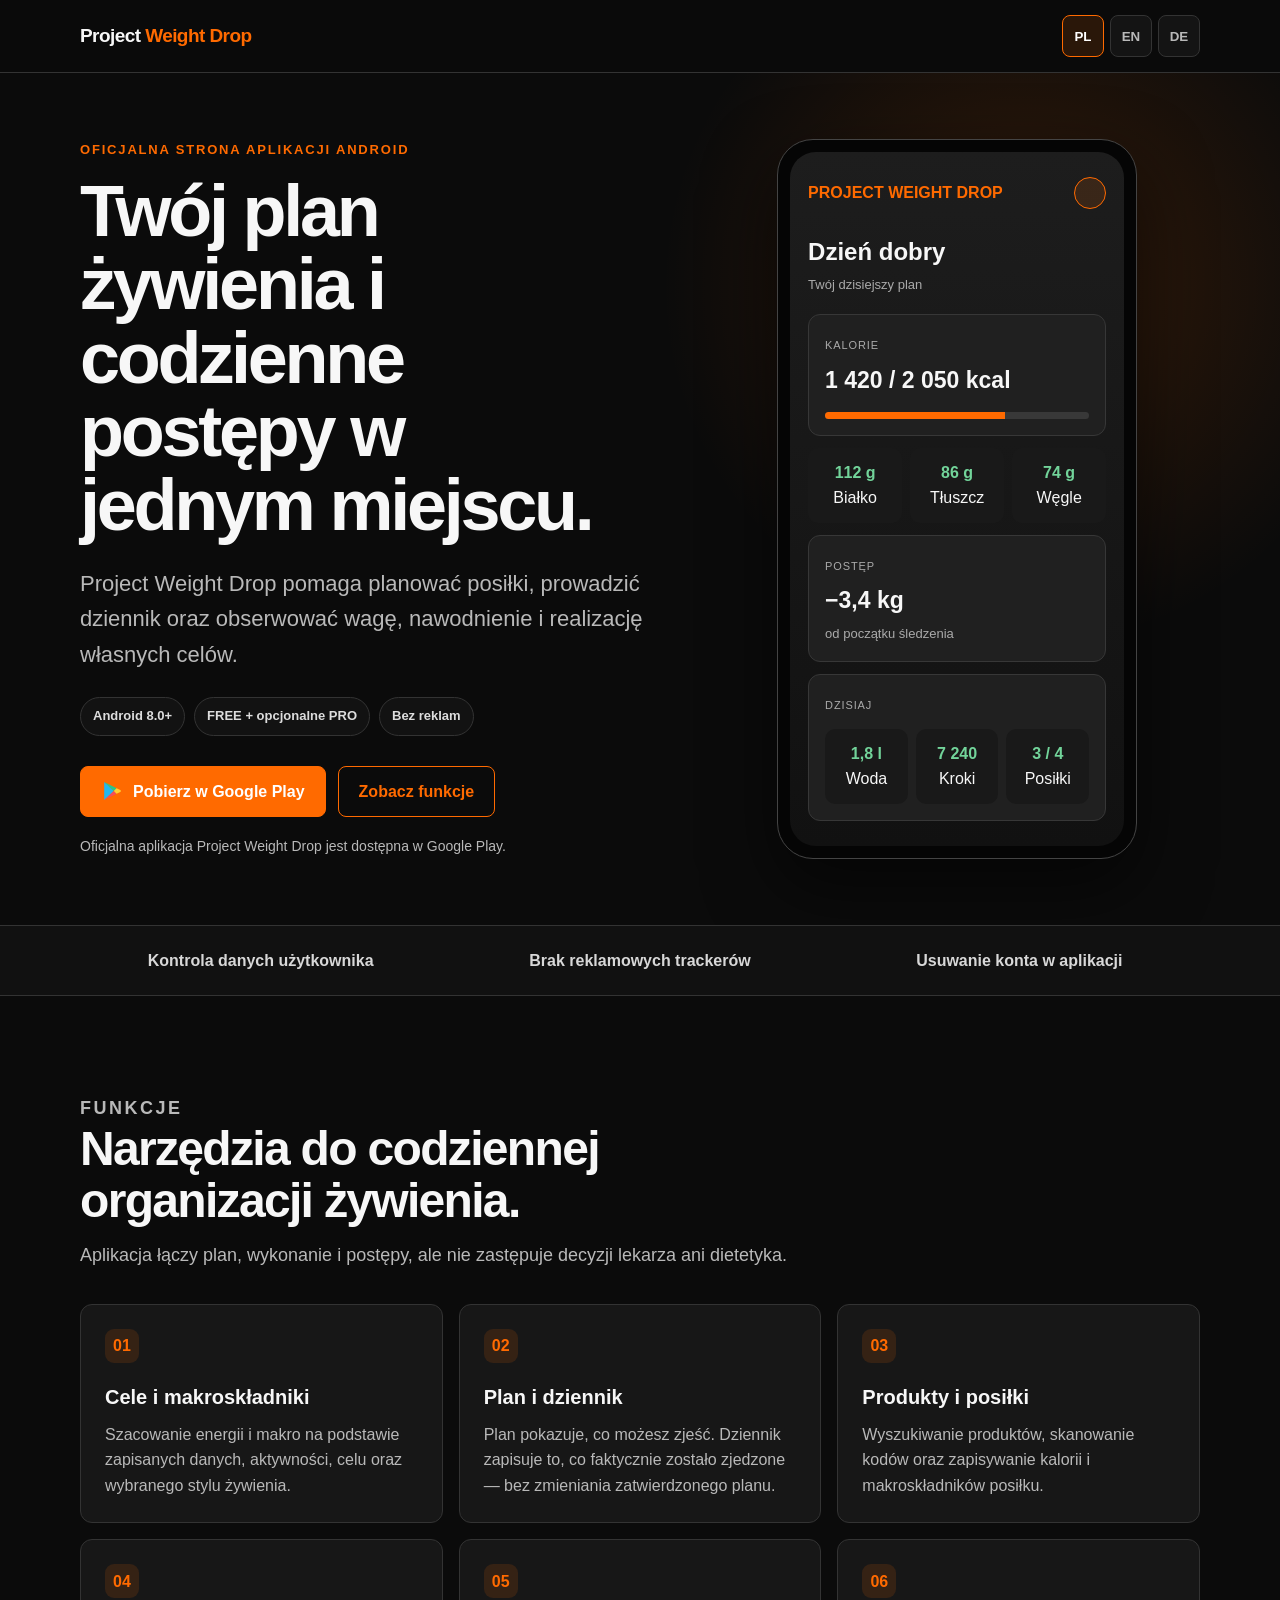
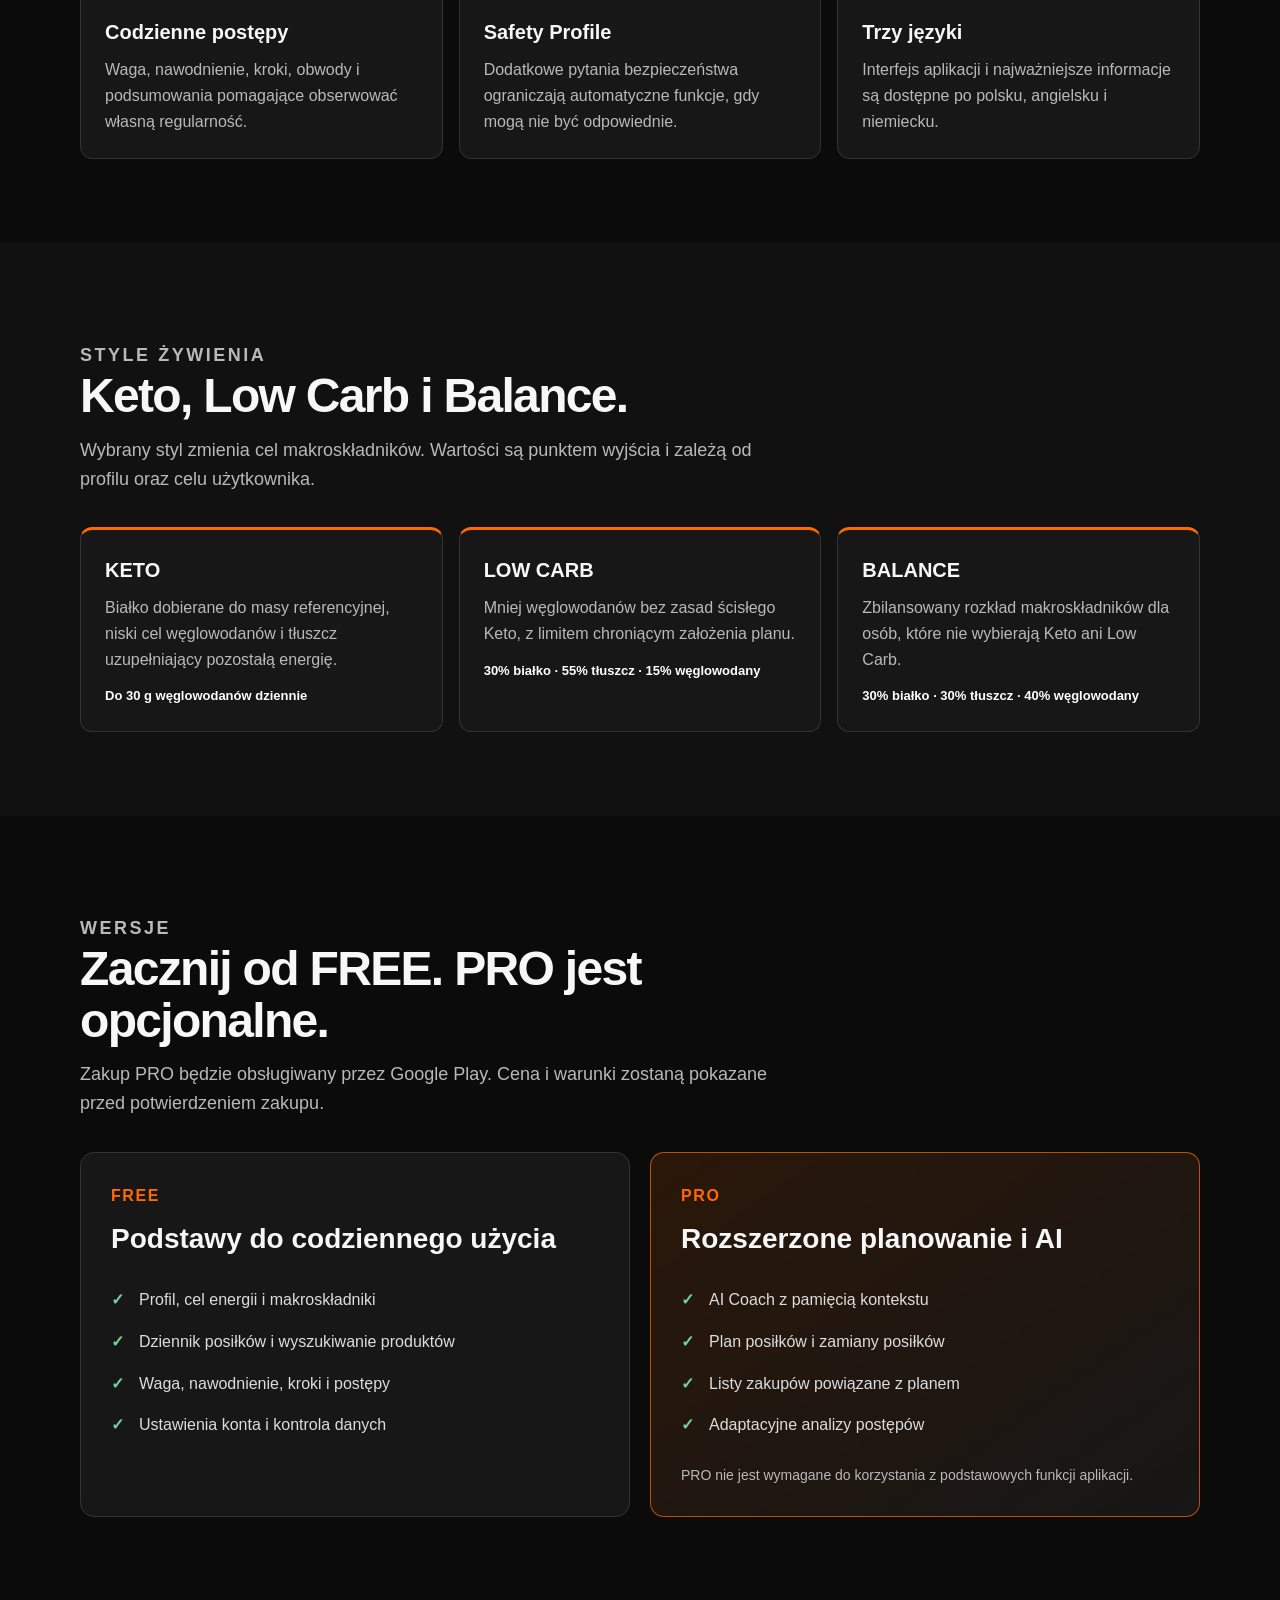
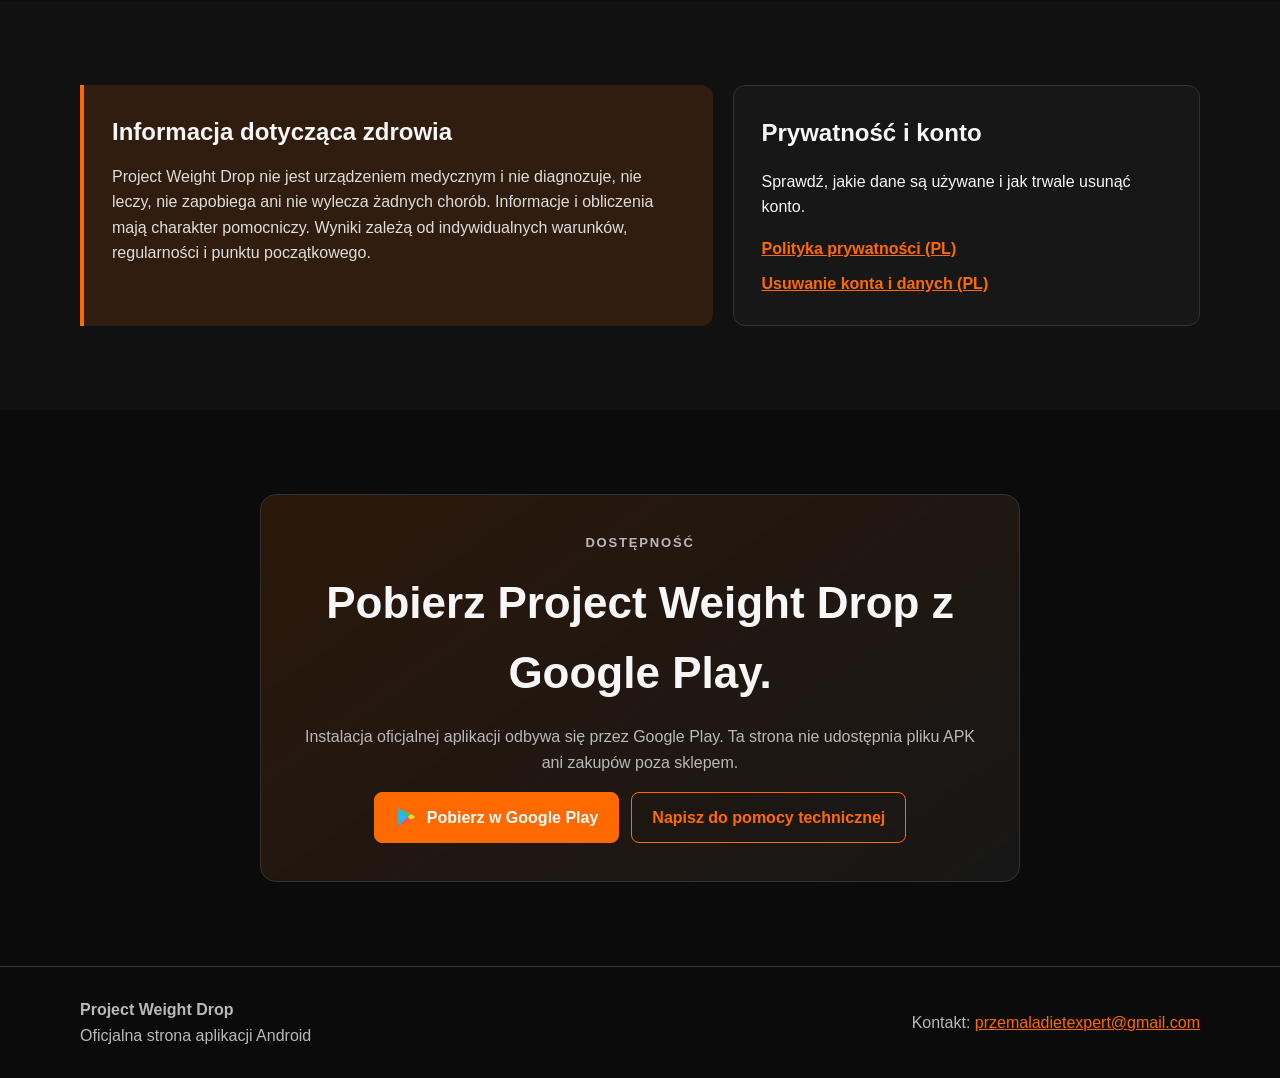
<file: app/index.html>
<!doctype html>
<html lang="pl">
<head>
    <meta charset="utf-8">
    <meta name="viewport" content="width=device-width, initial-scale=1">
    <title>Project Weight Drop — aplikacja Android</title>
    <meta name="description" content="Oficjalna strona aplikacji Project Weight Drop na Androida: planowanie żywienia, dziennik posiłków, postępy, wersja FREE i opcjonalne PRO.">
    <meta name="robots" content="index, follow, max-image-preview:large">
    <meta name="theme-color" content="#0b0b0b">
    <link rel="canonical" href="https://projectweightdrop.com/app/">
    <link rel="alternate" hreflang="pl" href="https://projectweightdrop.com/app/?lang=pl">
    <link rel="alternate" hreflang="en" href="https://projectweightdrop.com/app/?lang=en">
    <link rel="alternate" hreflang="de" href="https://projectweightdrop.com/app/?lang=de">
    <link rel="alternate" hreflang="x-default" href="https://projectweightdrop.com/app/">
    <link rel="icon" href="/brand-logo.png" type="image/png">
    <meta property="og:type" content="website">
    <meta property="og:site_name" content="Project Weight Drop">
    <meta property="og:title" content="Project Weight Drop — aplikacja Android">
    <meta property="og:description" content="Planowanie żywienia, dziennik posiłków i codzienne postępy w wersji FREE oraz opcjonalnej PRO.">
    <meta property="og:url" content="https://projectweightdrop.com/app/">
    <meta property="og:image" content="https://projectweightdrop.com/tlo-hero-keto.jpg">
    <meta name="twitter:card" content="summary_large_image">
    <script type="application/ld+json">
    {
      "@context": "https://schema.org",
      "@type": "SoftwareApplication",
      "@id": "https://projectweightdrop.com/app/#software",
      "name": "Project Weight Drop",
      "url": "https://projectweightdrop.com/app/",
      "sameAs": "https://play.google.com/store/apps/details?id=com.projectweightdrop.app",
      "publisher": { "@id": "https://projectweightdrop.com/#organization" },
      "operatingSystem": "Android 8.0 or newer",
      "applicationCategory": "HealthApplication",
      "softwareVersion": "0.14.5",
      "description": "Aplikacja do planowania żywienia, prowadzenia dziennika posiłków oraz monitorowania codziennych postępów.",
      "offers": {
        "@type": "Offer",
        "price": "0",
        "priceCurrency": "EUR",
        "description": "Wersja FREE z opcjonalną subskrypcją PRO w Google Play."
      }
    }
    </script>
    <style>
        :root {
            color-scheme: dark;
            --bg:#0b0b0b;
            --panel:#171717;
            --panel-2:#202020;
            --orange:#ff6a00;
            --orange-soft:rgba(255,106,0,.13);
            --text:#f7f7f7;
            --muted:#b9b9b9;
            --line:#333;
            --green:#72d49a;
        }
        * { box-sizing:border-box; }
        html { scroll-behavior:smooth; }
        body { margin:0; background:var(--bg); color:var(--text); font:16px/1.6 Arial,Helvetica,sans-serif; }
        a { color:inherit; }
        button, a { -webkit-tap-highlight-color:transparent; }
        .container { width:min(1120px,calc(100% - 32px)); margin:auto; }
        header { position:sticky; top:0; z-index:10; border-bottom:1px solid var(--line); background:rgba(11,11,11,.94); backdrop-filter:blur(12px); }
        .nav { min-height:72px; display:flex; align-items:center; justify-content:space-between; gap:18px; }
        .brand { font-size:19px; font-weight:800; letter-spacing:-.03em; white-space:nowrap; }
        .brand span { color:var(--orange); }
        .languages { display:flex; gap:6px; }
        .lang { min-width:42px; min-height:42px; border:1px solid var(--line); border-radius:8px; background:#141414; color:var(--muted); font-weight:700; cursor:pointer; }
        .lang[aria-pressed="true"] { border-color:var(--orange); color:#fff; background:var(--orange-soft); }
        .hero { overflow:hidden; background:radial-gradient(circle at 80% 25%,rgba(255,106,0,.17),transparent 30%); }
        .hero-grid { min-height:660px; display:grid; grid-template-columns:minmax(0,1.08fr) minmax(330px,.92fr); align-items:center; gap:64px; padding:66px 0; }
        .eyebrow { margin:0 0 14px; color:var(--orange); font-size:13px; font-weight:800; letter-spacing:.14em; text-transform:uppercase; }
        h1 { margin:0; max-width:720px; font-size:clamp(42px,6vw,72px); line-height:1.02; letter-spacing:-.045em; }
        .lead { max-width:660px; margin:24px 0 0; color:var(--muted); font-size:clamp(18px,2.2vw,22px); }
        .badges { display:flex; flex-wrap:wrap; gap:9px; margin:25px 0; }
        .badge { padding:8px 12px; border:1px solid var(--line); border-radius:999px; color:#ddd; background:#121212; font-size:13px; font-weight:700; }
        .actions { display:flex; flex-wrap:wrap; gap:12px; margin-top:30px; }
        .button { display:inline-flex; min-height:50px; align-items:center; justify-content:center; padding:12px 20px; border:1px solid var(--orange); border-radius:8px; background:var(--orange); color:white; text-decoration:none; font-weight:800; }
        .button.secondary { background:transparent; color:var(--orange); }
        .play-button { gap:10px; }
        .play-button img { display:block; width:22px; height:22px; }
        .availability { margin:18px 0 0; color:var(--muted); font-size:14px; }
        .phone { width:min(100%,360px); margin:auto; padding:12px; border:1px solid #444; border-radius:36px; background:#050505; box-shadow:0 28px 70px rgba(0,0,0,.55); }
        .phone-screen { min-height:590px; overflow:hidden; border-radius:26px; background:linear-gradient(180deg,#1d1d1d,#111); padding:25px 18px; }
        .phone-top { display:flex; align-items:center; justify-content:space-between; margin-bottom:24px; }
        .phone-logo { color:var(--orange); font-weight:900; }
        .avatar { width:32px; height:32px; border-radius:50%; background:var(--orange-soft); border:1px solid var(--orange); }
        .phone h2 { margin:0 0 4px; font-size:24px; }
        .phone-sub { margin:0 0 18px; color:#aaa; font-size:13px; }
        .mock-card { margin-top:12px; padding:16px; border:1px solid #373737; border-radius:12px; background:#202020; }
        .mock-label { color:#aaa; font-size:11px; text-transform:uppercase; letter-spacing:.08em; }
        .mock-value { display:block; margin-top:5px; font-size:23px; font-weight:800; }
        .bar { height:7px; margin-top:13px; overflow:hidden; border-radius:99px; background:#383838; }
        .bar span { display:block; width:68%; height:100%; background:var(--orange); }
        .mock-row { display:grid; grid-template-columns:repeat(3,1fr); gap:8px; margin-top:12px; }
        .mock-mini { padding:12px 7px; border-radius:10px; background:#191919; text-align:center; }
        .mock-mini strong { display:block; color:var(--green); }
        .trust { border-block:1px solid var(--line); background:#111; }
        .trust-grid { display:grid; grid-template-columns:repeat(3,1fr); gap:18px; padding:22px 0; }
        .trust-item { color:#d8d8d8; text-align:center; font-weight:700; }
        section.content { padding:84px 0; }
        section.content.alt { background:#111; }
        .section-head { max-width:720px; margin-bottom:34px; }
        .section-head h2 { margin:0; font-size:clamp(32px,4.5vw,48px); line-height:1.08; letter-spacing:-.035em; }
        .section-head p { margin:14px 0 0; color:var(--muted); font-size:18px; }
        .grid { display:grid; grid-template-columns:repeat(3,1fr); gap:16px; }
        .card { padding:24px; border:1px solid var(--line); border-radius:12px; background:var(--panel); }
        .card h3 { margin:0 0 9px; font-size:20px; }
        .card p { margin:0; color:var(--muted); }
        .number { display:inline-flex; width:34px; height:34px; align-items:center; justify-content:center; margin-bottom:18px; border-radius:9px; background:var(--orange-soft); color:var(--orange); font-weight:900; }
        .diets .card { border-top:3px solid var(--orange); }
        .macro { display:block; margin-top:14px; color:#fff; font-size:13px; font-weight:800; }
        .tiers { display:grid; grid-template-columns:1fr 1fr; gap:20px; }
        .tier { padding:30px; border:1px solid var(--line); border-radius:14px; background:var(--panel); }
        .tier.pro { border-color:rgba(255,106,0,.7); background:linear-gradient(145deg,var(--orange-soft),var(--panel)); }
        .tier-name { color:var(--orange); font-weight:900; letter-spacing:.1em; }
        .tier h3 { margin:8px 0 18px; font-size:28px; }
        .tier ul { margin:0; padding:0; list-style:none; }
        .tier li { position:relative; padding:8px 0 8px 28px; color:#ddd; }
        .tier li::before { content:"✓"; position:absolute; left:0; color:var(--green); font-weight:900; }
        .tier-note { margin:18px 0 0; color:var(--muted); font-size:14px; }
        .safety { display:grid; grid-template-columns:1.15fr .85fr; gap:20px; }
        .notice { padding:28px; border-left:4px solid var(--orange); border-radius:0 12px 12px 0; background:var(--orange-soft); }
        .notice h2 { margin:0 0 12px; }
        .notice p { margin:0; color:#ddd; }
        .legal { padding:28px; border:1px solid var(--line); border-radius:12px; background:var(--panel); }
        .legal h2 { margin:0 0 12px; }
        .legal-links { display:flex; flex-direction:column; gap:10px; }
        .legal a { color:var(--orange); font-weight:700; }
        .release { text-align:center; }
        .release-box { max-width:760px; margin:auto; padding:38px; border:1px solid var(--line); border-radius:16px; background:linear-gradient(145deg,var(--orange-soft),var(--panel)); }
        .release-box h2 { margin:0; font-size:clamp(30px,4vw,44px); }
        .release-box p { color:var(--muted); }
        .release-actions { display:flex; flex-wrap:wrap; justify-content:center; gap:12px; }
        footer { border-top:1px solid var(--line); padding:30px 0; color:var(--muted); }
        .footer-row { display:flex; justify-content:space-between; align-items:center; gap:20px; }
        .footer-row a { color:var(--orange); }
        @media (max-width:840px) {
            .hero-grid { min-height:auto; grid-template-columns:1fr; gap:48px; padding:52px 0 70px; }
            .phone { width:min(100%,340px); }
            .trust-grid, .grid { grid-template-columns:1fr; }
            .trust-item { text-align:left; }
            .tiers, .safety { grid-template-columns:1fr; }
        }
        @media (max-width:520px) {
            .container { width:min(100% - 24px,1120px); }
            .nav { min-height:64px; }
            .brand { font-size:17px; }
            .lang { min-width:39px; min-height:39px; }
            h1 { font-size:42px; }
            .hero-grid { padding-top:40px; }
            .actions { flex-direction:column; }
            .button { width:100%; }
            section.content { padding:64px 0; }
            .card, .tier { padding:21px; }
            .footer-row { flex-direction:column; align-items:flex-start; }
        }
    </style>
</head>
<body>
<header>
    <div class="container nav">
        <div class="brand">Project <span>Weight Drop</span></div>
        <div class="languages" aria-label="Wybór języka">
            <button class="lang" type="button" data-lang="pl" aria-pressed="true">PL</button>
            <button class="lang" type="button" data-lang="en" aria-pressed="false">EN</button>
            <button class="lang" type="button" data-lang="de" aria-pressed="false">DE</button>
        </div>
    </div>
</header>

<main>
    <section class="hero">
        <div class="container hero-grid">
            <div>
                <p class="eyebrow" data-i18n="eyebrow">Oficjalna strona aplikacji Android</p>
                <h1 data-i18n="heroTitle">Twój plan żywienia i codzienne postępy w jednym miejscu.</h1>
                <p class="lead" data-i18n="heroLead">Project Weight Drop pomaga planować posiłki, prowadzić dziennik oraz obserwować wagę, nawodnienie i realizację własnych celów.</p>
                <div class="badges">
                    <span class="badge">Android 8.0+</span>
                    <span class="badge" data-i18n="freeProBadge">FREE + opcjonalne PRO</span>
                    <span class="badge" data-i18n="noAdsBadge">Bez reklam</span>
                </div>
                <div class="actions">
                    <a class="button play-button" href="https://play.google.com/store/apps/details?id=com.projectweightdrop.app"><img src="../google-play-mark.svg" alt="" width="22" height="22"><span data-i18n="playButton">Pobierz w Google Play</span></a>
                    <a class="button secondary" href="#funkcje" data-i18n="featuresButton">Zobacz funkcje</a>
                </div>
                <p class="availability" data-i18n="availability">Oficjalna aplikacja Project Weight Drop jest dostępna w Google Play.</p>
            </div>
            <div class="phone" aria-label="Podgląd interfejsu aplikacji">
                <div class="phone-screen">
                    <div class="phone-top"><span class="phone-logo">PROJECT WEIGHT DROP</span><span class="avatar"></span></div>
                    <h2 data-i18n="mockHello">Dzień dobry</h2>
                    <p class="phone-sub" data-i18n="mockSubtitle">Twój dzisiejszy plan</p>
                    <div class="mock-card">
                        <span class="mock-label" data-i18n="mockCalories">Kalorie</span>
                        <span class="mock-value">1 420 / 2 050 kcal</span>
                        <div class="bar"><span></span></div>
                    </div>
                    <div class="mock-row">
                        <div class="mock-mini"><strong>112 g</strong><span data-i18n="protein">Białko</span></div>
                        <div class="mock-mini"><strong>86 g</strong><span data-i18n="fat">Tłuszcz</span></div>
                        <div class="mock-mini"><strong>74 g</strong><span data-i18n="carbs">Węgle</span></div>
                    </div>
                    <div class="mock-card">
                        <span class="mock-label" data-i18n="mockProgress">Postęp</span>
                        <span class="mock-value">−3,4 kg</span>
                        <p class="phone-sub" style="margin:5px 0 0" data-i18n="mockTrend">od początku śledzenia</p>
                    </div>
                    <div class="mock-card">
                        <span class="mock-label" data-i18n="mockToday">Dzisiaj</span>
                        <div class="mock-row">
                            <div class="mock-mini"><strong>1,8 l</strong><span data-i18n="water">Woda</span></div>
                            <div class="mock-mini"><strong>7 240</strong><span data-i18n="steps">Kroki</span></div>
                            <div class="mock-mini"><strong>3 / 4</strong><span data-i18n="meals">Posiłki</span></div>
                        </div>
                    </div>
                </div>
            </div>
        </div>
    </section>

    <div class="trust">
        <div class="container trust-grid">
            <div class="trust-item" data-i18n="trustPrivacy">Kontrola danych użytkownika</div>
            <div class="trust-item" data-i18n="trustNoAds">Brak reklamowych trackerów</div>
            <div class="trust-item" data-i18n="trustDelete">Usuwanie konta w aplikacji</div>
        </div>
    </div>

    <section class="content" id="funkcje">
        <div class="container">
            <div class="section-head">
                <p class="eyebrow" data-i18n="functionsEyebrow">Funkcje</p>
                <h2 data-i18n="functionsTitle">Narzędzia do codziennej organizacji żywienia.</h2>
                <p data-i18n="functionsLead">Aplikacja łączy plan, wykonanie i postępy, ale nie zastępuje decyzji lekarza ani dietetyka.</p>
            </div>
            <div class="grid">
                <article class="card"><span class="number">01</span><h3 data-i18n="feature1Title">Cele i makroskładniki</h3><p data-i18n="feature1Text">Szacowanie energii i makro na podstawie zapisanych danych, aktywności, celu oraz wybranego stylu żywienia.</p></article>
                <article class="card"><span class="number">02</span><h3 data-i18n="feature2Title">Plan i dziennik</h3><p data-i18n="feature2Text">Plan pokazuje, co możesz zjeść. Dziennik zapisuje to, co faktycznie zostało zjedzone — bez zmieniania zatwierdzonego planu.</p></article>
                <article class="card"><span class="number">03</span><h3 data-i18n="feature3Title">Produkty i posiłki</h3><p data-i18n="feature3Text">Wyszukiwanie produktów, skanowanie kodów oraz zapisywanie kalorii i makroskładników posiłku.</p></article>
                <article class="card"><span class="number">04</span><h3 data-i18n="feature4Title">Codzienne postępy</h3><p data-i18n="feature4Text">Waga, nawodnienie, kroki, obwody i podsumowania pomagające obserwować własną regularność.</p></article>
                <article class="card"><span class="number">05</span><h3 data-i18n="feature5Title">Safety Profile</h3><p data-i18n="feature5Text">Dodatkowe pytania bezpieczeństwa ograniczają automatyczne funkcje, gdy mogą nie być odpowiednie.</p></article>
                <article class="card"><span class="number">06</span><h3 data-i18n="feature6Title">Trzy języki</h3><p data-i18n="feature6Text">Interfejs aplikacji i najważniejsze informacje są dostępne po polsku, angielsku i niemiecku.</p></article>
            </div>
        </div>
    </section>

    <section class="content alt diets">
        <div class="container">
            <div class="section-head">
                <p class="eyebrow" data-i18n="stylesEyebrow">Style żywienia</p>
                <h2 data-i18n="stylesTitle">Keto, Low Carb i Balance.</h2>
                <p data-i18n="stylesLead">Wybrany styl zmienia cel makroskładników. Wartości są punktem wyjścia i zależą od profilu oraz celu użytkownika.</p>
            </div>
            <div class="grid">
                <article class="card"><h3>KETO</h3><p data-i18n="ketoText">Białko dobierane do masy referencyjnej, niski cel węglowodanów i tłuszcz uzupełniający pozostałą energię.</p><span class="macro" data-i18n="ketoMacro">Do 30 g węglowodanów dziennie</span></article>
                <article class="card"><h3>LOW CARB</h3><p data-i18n="lowCarbText">Mniej węglowodanów bez zasad ścisłego Keto, z limitem chroniącym założenia planu.</p><span class="macro" data-i18n="lowCarbMacro">30% białko · 55% tłuszcz · 15% węglowodany</span></article>
                <article class="card"><h3>BALANCE</h3><p data-i18n="balanceText">Zbilansowany rozkład makroskładników dla osób, które nie wybierają Keto ani Low Carb.</p><span class="macro" data-i18n="balanceMacro">30% białko · 30% tłuszcz · 40% węglowodany</span></article>
            </div>
        </div>
    </section>

    <section class="content">
        <div class="container">
            <div class="section-head">
                <p class="eyebrow" data-i18n="versionsEyebrow">Wersje</p>
                <h2 data-i18n="versionsTitle">Zacznij od FREE. PRO jest opcjonalne.</h2>
                <p data-i18n="versionsLead">Zakup PRO będzie obsługiwany przez Google Play. Cena i warunki zostaną pokazane przed potwierdzeniem zakupu.</p>
            </div>
            <div class="tiers">
                <article class="tier">
                    <span class="tier-name">FREE</span>
                    <h3 data-i18n="freeTitle">Podstawy do codziennego użycia</h3>
                    <ul>
                        <li data-i18n="free1">Profil, cel energii i makroskładniki</li>
                        <li data-i18n="free2">Dziennik posiłków i wyszukiwanie produktów</li>
                        <li data-i18n="free3">Waga, nawodnienie, kroki i postępy</li>
                        <li data-i18n="free4">Ustawienia konta i kontrola danych</li>
                    </ul>
                </article>
                <article class="tier pro">
                    <span class="tier-name">PRO</span>
                    <h3 data-i18n="proTitle">Rozszerzone planowanie i AI</h3>
                    <ul>
                        <li data-i18n="pro1">AI Coach z pamięcią kontekstu</li>
                        <li data-i18n="pro2">Plan posiłków i zamiany posiłków</li>
                        <li data-i18n="pro3">Listy zakupów powiązane z planem</li>
                        <li data-i18n="pro4">Adaptacyjne analizy postępów</li>
                    </ul>
                    <p class="tier-note" data-i18n="proNote">PRO nie jest wymagane do korzystania z podstawowych funkcji aplikacji.</p>
                </article>
            </div>
        </div>
    </section>

    <section class="content alt">
        <div class="container safety">
            <div class="notice">
                <h2 data-i18n="medicalTitle">Informacja dotycząca zdrowia</h2>
                <p data-i18n="medicalText">Project Weight Drop nie jest urządzeniem medycznym i nie diagnozuje, nie leczy, nie zapobiega ani nie wylecza żadnych chorób. Informacje i obliczenia mają charakter pomocniczy. Wyniki zależą od indywidualnych warunków, regularności i punktu początkowego.</p>
            </div>
            <div class="legal">
                <h2 data-i18n="privacyTitle">Prywatność i konto</h2>
                <p data-i18n="privacyText">Sprawdź, jakie dane są używane i jak trwale usunąć konto.</p>
                <div class="legal-links">
                    <a href="../privacy.html" data-app-link data-i18n="privacyLink">Polityka prywatności</a>
                    <a href="../delete-account.html" data-app-link data-i18n="deleteLink">Usuwanie konta i danych</a>
                </div>
            </div>
        </div>
    </section>

    <section class="content release">
        <div class="container">
            <div class="release-box">
                <p class="eyebrow" data-i18n="releaseEyebrow">Dostępność</p>
                <h2 data-i18n="releaseTitle">Pobierz Project Weight Drop z Google Play.</h2>
                <p data-i18n="releaseText">Instalacja oficjalnej aplikacji odbywa się przez Google Play. Ta strona nie udostępnia pliku APK ani zakupów poza sklepem.</p>
                <div class="release-actions">
                    <a class="button play-button" href="https://play.google.com/store/apps/details?id=com.projectweightdrop.app"><img src="../google-play-mark.svg" alt="" width="22" height="22"><span data-i18n="playButton">Pobierz w Google Play</span></a>
                    <a class="button secondary" href="mailto:przemaladietexpert@gmail.com" data-i18n="contactButton">Napisz do pomocy technicznej</a>
                </div>
            </div>
        </div>
    </section>
</main>

<footer>
    <div class="container footer-row">
        <div><strong>Project Weight Drop</strong><br><span data-i18n="footerText">Oficjalna strona aplikacji Android</span></div>
        <div><span data-i18n="contactLabel">Kontakt:</span> <a href="mailto:przemaladietexpert@gmail.com">przemaladietexpert@gmail.com</a></div>
    </div>
</footer>

<script>
    const translations = {
        pl: {
            title:"Project Weight Drop — aplikacja Android",
            description:"Oficjalna strona aplikacji Project Weight Drop na Androida: planowanie żywienia, dziennik posiłków, postępy, wersja FREE i opcjonalne PRO.",
            eyebrow:"Oficjalna strona aplikacji Android", heroTitle:"Twój plan żywienia i codzienne postępy w jednym miejscu.", heroLead:"Project Weight Drop pomaga planować posiłki, prowadzić dziennik oraz obserwować wagę, nawodnienie i realizację własnych celów.", freeProBadge:"FREE + opcjonalne PRO", noAdsBadge:"Bez reklam", featuresButton:"Zobacz funkcje", supportButton:"Kontakt techniczny", availability:"Oficjalna aplikacja Project Weight Drop jest dostępna w Google Play.", playButton:"Pobierz w Google Play",
            mockHello:"Dzień dobry", mockSubtitle:"Twój dzisiejszy plan", mockCalories:"Kalorie", protein:"Białko", fat:"Tłuszcz", carbs:"Węgle", mockProgress:"Postęp", mockTrend:"od początku śledzenia", mockToday:"Dzisiaj", water:"Woda", steps:"Kroki", meals:"Posiłki",
            trustPrivacy:"Kontrola danych użytkownika", trustNoAds:"Brak reklamowych trackerów", trustDelete:"Usuwanie konta w aplikacji",
            functionsEyebrow:"Funkcje", functionsTitle:"Narzędzia do codziennej organizacji żywienia.", functionsLead:"Aplikacja łączy plan, wykonanie i postępy, ale nie zastępuje decyzji lekarza ani dietetyka.",
            feature1Title:"Cele i makroskładniki", feature1Text:"Szacowanie energii i makro na podstawie zapisanych danych, aktywności, celu oraz wybranego stylu żywienia.", feature2Title:"Plan i dziennik", feature2Text:"Plan pokazuje, co możesz zjeść. Dziennik zapisuje to, co faktycznie zostało zjedzone — bez zmieniania zatwierdzonego planu.", feature3Title:"Produkty i posiłki", feature3Text:"Wyszukiwanie produktów, skanowanie kodów oraz zapisywanie kalorii i makroskładników posiłku.", feature4Title:"Codzienne postępy", feature4Text:"Waga, nawodnienie, kroki, obwody i podsumowania pomagające obserwować własną regularność.", feature5Title:"Safety Profile", feature5Text:"Dodatkowe pytania bezpieczeństwa ograniczają automatyczne funkcje, gdy mogą nie być odpowiednie.", feature6Title:"Trzy języki", feature6Text:"Interfejs aplikacji i najważniejsze informacje są dostępne po polsku, angielsku i niemiecku.",
            stylesEyebrow:"Style żywienia", stylesTitle:"Keto, Low Carb i Balance.", stylesLead:"Wybrany styl zmienia cel makroskładników. Wartości są punktem wyjścia i zależą od profilu oraz celu użytkownika.", ketoText:"Białko dobierane do masy referencyjnej, niski cel węglowodanów i tłuszcz uzupełniający pozostałą energię.", ketoMacro:"Do 30 g węglowodanów dziennie", lowCarbText:"Mniej węglowodanów bez zasad ścisłego Keto, z limitem chroniącym założenia planu.", lowCarbMacro:"30% białko · 55% tłuszcz · 15% węglowodany", balanceText:"Zbilansowany rozkład makroskładników dla osób, które nie wybierają Keto ani Low Carb.", balanceMacro:"30% białko · 30% tłuszcz · 40% węglowodany",
            versionsEyebrow:"Wersje", versionsTitle:"Zacznij od FREE. PRO jest opcjonalne.", versionsLead:"Zakup PRO będzie obsługiwany przez Google Play. Cena i warunki zostaną pokazane przed potwierdzeniem zakupu.", freeTitle:"Podstawy do codziennego użycia", free1:"Profil, cel energii i makroskładniki", free2:"Dziennik posiłków i wyszukiwanie produktów", free3:"Waga, nawodnienie, kroki i postępy", free4:"Ustawienia konta i kontrola danych", proTitle:"Rozszerzone planowanie i AI", pro1:"AI Coach z pamięcią kontekstu", pro2:"Plan posiłków i zamiany posiłków", pro3:"Listy zakupów powiązane z planem", pro4:"Adaptacyjne analizy postępów", proNote:"PRO nie jest wymagane do korzystania z podstawowych funkcji aplikacji.",
            medicalTitle:"Informacja dotycząca zdrowia", medicalText:"Project Weight Drop nie jest urządzeniem medycznym i nie diagnozuje, nie leczy, nie zapobiega ani nie wylecza żadnych chorób. Informacje i obliczenia mają charakter pomocniczy. Wyniki zależą od indywidualnych warunków, regularności i punktu początkowego.", privacyTitle:"Prywatność i konto", privacyText:"Sprawdź, jakie dane są używane i jak trwale usunąć konto.", privacyLink:"Polityka prywatności (PL)", deleteLink:"Usuwanie konta i danych (PL)",
            releaseEyebrow:"Dostępność", releaseTitle:"Pobierz Project Weight Drop z Google Play.", releaseText:"Instalacja oficjalnej aplikacji odbywa się przez Google Play. Ta strona nie udostępnia pliku APK ani zakupów poza sklepem.", contactButton:"Napisz do pomocy technicznej", footerText:"Oficjalna strona aplikacji Android", contactLabel:"Kontakt:"
        },
        en: {
            title:"Project Weight Drop — Android app", description:"Official Project Weight Drop Android app page: nutrition planning, meal diary, progress tracking, FREE and optional PRO.", eyebrow:"Official Android app page", heroTitle:"Your nutrition plan and daily progress in one place.", heroLead:"Project Weight Drop helps you plan meals, keep a diary, and follow weight, hydration and progress towards your own goals.", freeProBadge:"FREE + optional PRO", noAdsBadge:"No ads", featuresButton:"Explore features", supportButton:"Technical support", availability:"The official Project Weight Drop app is available on Google Play.", playButton:"Get it on Google Play",
            mockHello:"Hello", mockSubtitle:"Your plan for today", mockCalories:"Calories", protein:"Protein", fat:"Fat", carbs:"Carbs", mockProgress:"Progress", mockTrend:"since tracking started", mockToday:"Today", water:"Water", steps:"Steps", meals:"Meals", trustPrivacy:"Control over your data", trustNoAds:"No advertising trackers", trustDelete:"Account deletion in the app",
            functionsEyebrow:"Features", functionsTitle:"Tools for organising everyday nutrition.", functionsLead:"The app brings planning, logging and progress together, but does not replace decisions made by a doctor or dietitian.", feature1Title:"Goals and macros", feature1Text:"Energy and macro estimates based on saved data, activity, goal and selected nutrition style.", feature2Title:"Plan and diary", feature2Text:"The plan shows what you can eat. The diary records what you actually ate without changing the approved plan.", feature3Title:"Foods and meals", feature3Text:"Food search, barcode scanning, and meal calorie and macro logging.", feature4Title:"Daily progress", feature4Text:"Weight, hydration, steps, measurements and summaries help you follow your own consistency.", feature5Title:"Safety Profile", feature5Text:"Additional safety questions restrict automated features when they may not be appropriate.", feature6Title:"Three languages", feature6Text:"The app interface and key information are available in Polish, English and German.",
            stylesEyebrow:"Nutrition styles", stylesTitle:"Keto, Low Carb and Balance.", stylesLead:"The selected style changes macro targets. Values are a starting point and depend on the user's profile and goal.", ketoText:"Protein based on reference weight, a low carbohydrate target and fat filling the remaining energy.", ketoMacro:"Up to 30 g carbohydrates per day", lowCarbText:"Fewer carbohydrates without strict Keto rules, with a limit protecting the plan's assumptions.", lowCarbMacro:"30% protein · 55% fat · 15% carbohydrates", balanceText:"A balanced macro distribution for people who do not choose Keto or Low Carb.", balanceMacro:"30% protein · 30% fat · 40% carbohydrates",
            versionsEyebrow:"Versions", versionsTitle:"Start with FREE. PRO is optional.", versionsLead:"PRO purchases will be handled by Google Play. Price and terms will be shown before purchase confirmation.", freeTitle:"Everyday essentials", free1:"Profile, energy goal and macros", free2:"Meal diary and food search", free3:"Weight, hydration, steps and progress", free4:"Account settings and data controls", proTitle:"Advanced planning and AI", pro1:"AI Coach with context memory", pro2:"Meal plan and meal swaps", pro3:"Shopping lists connected to the plan", pro4:"Adaptive progress analysis", proNote:"PRO is not required to use the app's core features.",
            medicalTitle:"Health information", medicalText:"Project Weight Drop is not a medical device and does not diagnose, treat, cure or prevent any medical condition. Information and calculations are supportive only. Results depend on individual circumstances, consistency and starting point.", privacyTitle:"Privacy and account", privacyText:"Learn which data is used and how to permanently delete your account.", privacyLink:"Privacy policy (PL)", deleteLink:"Account and data deletion (PL)", releaseEyebrow:"Availability", releaseTitle:"Get Project Weight Drop on Google Play.", releaseText:"Install the official app through Google Play. This page does not provide an APK or purchases outside the store.", contactButton:"Contact technical support", footerText:"Official Android app page", contactLabel:"Contact:"
        },
        de: {
            title:"Project Weight Drop — Android-App", description:"Offizielle Seite der Project Weight Drop Android-App: Ernährungsplanung, Mahlzeitentagebuch, Fortschritte, FREE und optionales PRO.", eyebrow:"Offizielle Seite der Android-App", heroTitle:"Dein Ernährungsplan und täglicher Fortschritt an einem Ort.", heroLead:"Project Weight Drop hilft bei der Mahlzeitenplanung, beim Führen eines Tagebuchs und beim Beobachten von Gewicht, Flüssigkeitszufuhr und eigenen Zielen.", freeProBadge:"FREE + optionales PRO", noAdsBadge:"Keine Werbung", featuresButton:"Funktionen ansehen", supportButton:"Technischer Support", availability:"Die offizielle Project Weight Drop App ist bei Google Play verfügbar.", playButton:"Bei Google Play herunterladen",
            mockHello:"Guten Tag", mockSubtitle:"Dein heutiger Plan", mockCalories:"Kalorien", protein:"Protein", fat:"Fett", carbs:"Kohlenhydrate", mockProgress:"Fortschritt", mockTrend:"seit Beginn der Aufzeichnung", mockToday:"Heute", water:"Wasser", steps:"Schritte", meals:"Mahlzeiten", trustPrivacy:"Kontrolle über deine Daten", trustNoAds:"Keine Werbe-Tracker", trustDelete:"Kontolöschung in der App",
            functionsEyebrow:"Funktionen", functionsTitle:"Werkzeuge für die tägliche Ernährungsorganisation.", functionsLead:"Die App verbindet Planung, Protokoll und Fortschritt, ersetzt aber keine Entscheidungen von Ärzten oder Ernährungsfachkräften.", feature1Title:"Ziele und Makros", feature1Text:"Schätzung von Energie und Makros anhand gespeicherter Daten, Aktivität, Ziel und gewähltem Ernährungsstil.", feature2Title:"Plan und Tagebuch", feature2Text:"Der Plan zeigt, was du essen kannst. Das Tagebuch erfasst, was du tatsächlich gegessen hast, ohne den bestätigten Plan zu ändern.", feature3Title:"Lebensmittel und Mahlzeiten", feature3Text:"Lebensmittelsuche, Barcode-Scan sowie Erfassung von Kalorien und Makros einer Mahlzeit.", feature4Title:"Täglicher Fortschritt", feature4Text:"Gewicht, Flüssigkeitszufuhr, Schritte, Maße und Zusammenfassungen helfen dir, deine Regelmäßigkeit zu verfolgen.", feature5Title:"Safety Profile", feature5Text:"Zusätzliche Sicherheitsfragen begrenzen automatische Funktionen, wenn sie möglicherweise nicht geeignet sind.", feature6Title:"Drei Sprachen", feature6Text:"App-Oberfläche und wichtige Informationen sind auf Polnisch, Englisch und Deutsch verfügbar.",
            stylesEyebrow:"Ernährungsstile", stylesTitle:"Keto, Low Carb und Balance.", stylesLead:"Der gewählte Stil verändert die Makroziele. Werte sind ein Ausgangspunkt und hängen von Profil und Ziel ab.", ketoText:"Protein nach Referenzgewicht, ein niedriges Kohlenhydratziel und Fett für die verbleibende Energie.", ketoMacro:"Bis zu 30 g Kohlenhydrate täglich", lowCarbText:"Weniger Kohlenhydrate ohne strikte Keto-Regeln, mit einem Limit zum Schutz der Planannahmen.", lowCarbMacro:"30% Protein · 55% Fett · 15% Kohlenhydrate", balanceText:"Eine ausgewogene Makroverteilung für Personen, die weder Keto noch Low Carb wählen.", balanceMacro:"30% Protein · 30% Fett · 40% Kohlenhydrate",
            versionsEyebrow:"Versionen", versionsTitle:"Starte mit FREE. PRO ist optional.", versionsLead:"PRO-Käufe werden über Google Play abgewickelt. Preis und Bedingungen werden vor der Bestätigung angezeigt.", freeTitle:"Grundlagen für jeden Tag", free1:"Profil, Energieziel und Makros", free2:"Mahlzeitentagebuch und Lebensmittelsuche", free3:"Gewicht, Flüssigkeit, Schritte und Fortschritt", free4:"Kontoeinstellungen und Datenkontrolle", proTitle:"Erweiterte Planung und AI", pro1:"AI Coach mit Kontextgedächtnis", pro2:"Mahlzeitenplan und Austausch von Mahlzeiten", pro3:"Mit dem Plan verbundene Einkaufslisten", pro4:"Adaptive Fortschrittsanalyse", proNote:"PRO ist für die Grundfunktionen der App nicht erforderlich.",
            medicalTitle:"Gesundheitshinweis", medicalText:"Project Weight Drop ist kein Medizinprodukt und diagnostiziert, behandelt, heilt oder verhindert keine Erkrankung. Informationen und Berechnungen dienen nur zur Unterstützung. Ergebnisse hängen von individuellen Umständen, Regelmäßigkeit und Ausgangspunkt ab.", privacyTitle:"Datenschutz und Konto", privacyText:"Erfahre, welche Daten verwendet werden und wie du dein Konto dauerhaft löschen kannst.", privacyLink:"Datenschutzerklärung (PL)", deleteLink:"Konto- und Datenlöschung (PL)", releaseEyebrow:"Verfügbarkeit", releaseTitle:"Project Weight Drop bei Google Play herunterladen.", releaseText:"Installiere die offizielle App über Google Play. Diese Seite bietet keine APK-Datei und keine Käufe außerhalb des Stores an.", contactButton:"Technischen Support kontaktieren", footerText:"Offizielle Seite der Android-App", contactLabel:"Kontakt:"
        }
    };

    const description = document.querySelector('meta[name="description"]');
    const supported = ["pl", "en", "de"];

    function setLanguage(lang, updateUrl) {
        if (!supported.includes(lang)) lang = "pl";
        const copy = translations[lang];
        document.documentElement.lang = lang;
        document.title = copy.title;
        if (description) description.content = copy.description;
        document.querySelectorAll("[data-i18n]").forEach((element) => {
            const value = copy[element.dataset.i18n];
            if (value) element.textContent = value;
        });
        document.querySelectorAll("[data-lang]").forEach((button) => {
            button.setAttribute("aria-pressed", String(button.dataset.lang === lang));
        });
        if (updateUrl) {
            const url = new URL(window.location.href);
            if (lang === "pl") url.searchParams.delete("lang");
            else url.searchParams.set("lang", lang);
            history.replaceState(null, "", url);
        }
    }

    document.querySelectorAll("[data-lang]").forEach((button) => {
        button.addEventListener("click", () => setLanguage(button.dataset.lang, true));
    });

    const query = new URLSearchParams(window.location.search);
    setLanguage(query.get("lang") || "pl", false);

    if (query.get("from") === "app") {
        document.querySelectorAll("[data-app-link]").forEach((link) => {
            const target = new URL(link.getAttribute("href"), window.location.href);
            target.searchParams.set("from", "app");
            link.href = target.href;
        });
    }
</script>
</body>
</html>
</file>
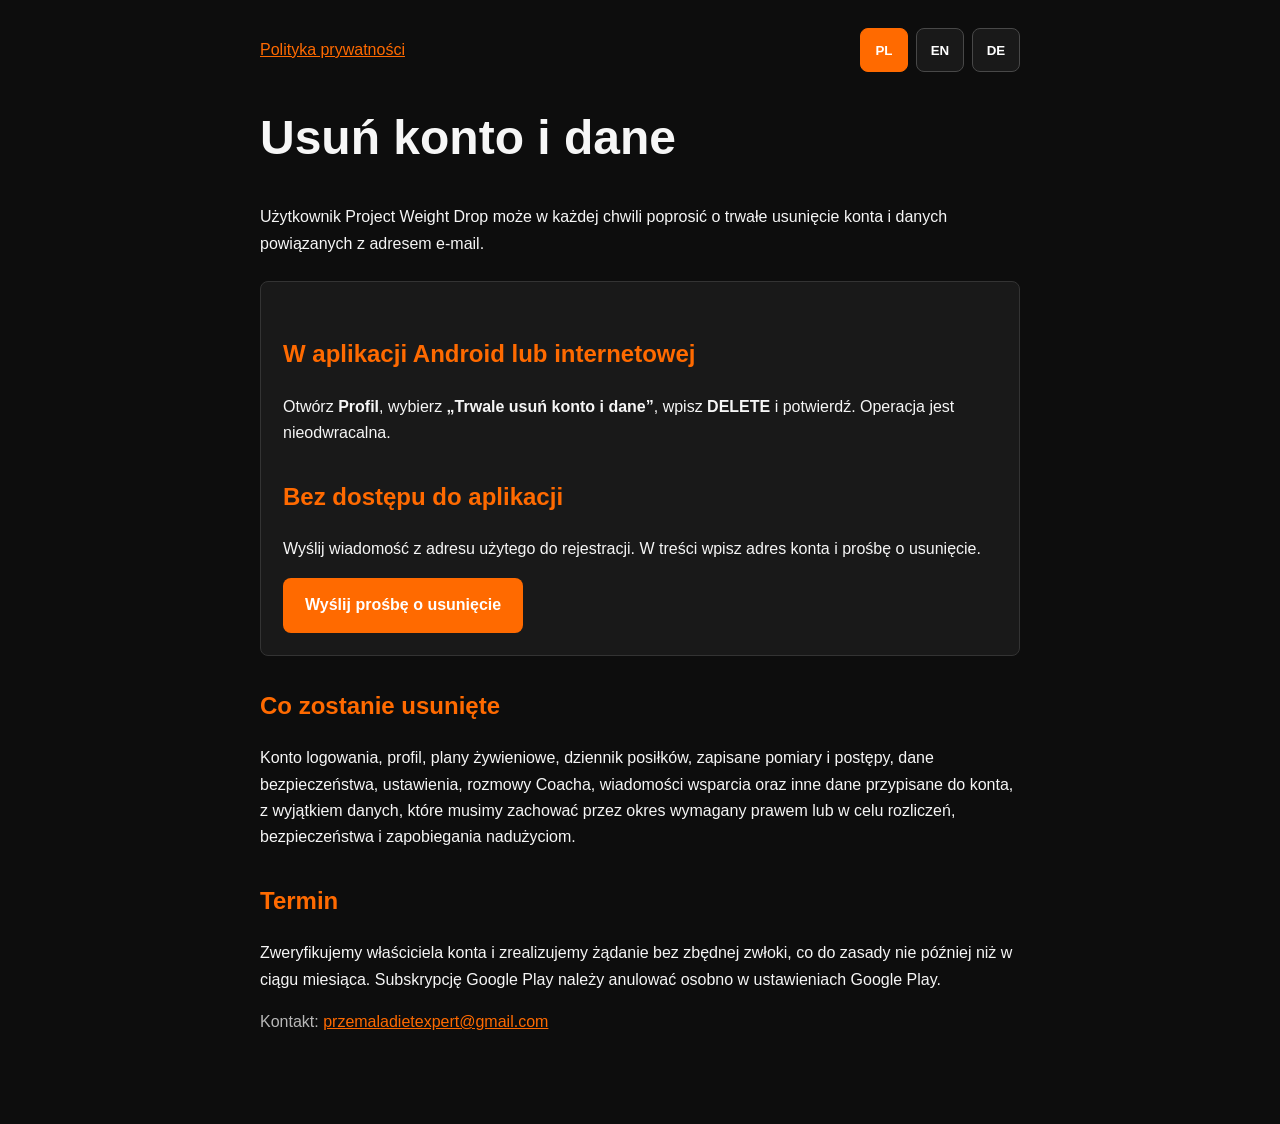
<file: delete-account.html>
<!doctype html>
<html lang="pl">
<head>
    <meta charset="utf-8">
    <meta name="viewport" content="width=device-width, initial-scale=1">
    <title>Usuwanie konta | Project Weight Drop</title>
    <meta id="meta-description" name="description" content="Jak trwale usunąć konto i dane z aplikacji Project Weight Drop — bezpośrednio w aplikacji lub przez e-mail.">
    <meta name="robots" content="index, follow">
    <meta name="theme-color" content="#0d0d0d">
    <link rel="canonical" href="https://projectweightdrop.com/delete-account.html">
    <link rel="alternate" hreflang="pl" href="https://projectweightdrop.com/delete-account.html?lang=pl">
    <link rel="alternate" hreflang="en" href="https://projectweightdrop.com/delete-account.html?lang=en">
    <link rel="alternate" hreflang="de" href="https://projectweightdrop.com/delete-account.html?lang=de">
    <link rel="alternate" hreflang="x-default" href="https://projectweightdrop.com/delete-account.html">
    <link rel="icon" href="/brand-logo.png" type="image/png">
    <script>
        if (new URLSearchParams(window.location.search).get("from") === "app") {
            document.documentElement.classList.add("app-entry");
        }
    </script>
    <style>
        :root { color-scheme:dark; --orange:#ff6a00; --panel:#191919; --muted:#b8b8b8; }
        * { box-sizing:border-box; }
        [hidden] { display:none !important; }
        body { margin:0; background:#0d0d0d; color:#f6f6f6; font:16px/1.65 Arial,sans-serif; }
        main { width:min(760px,calc(100% - 32px)); margin:auto; padding:28px 0 72px; }
        h1 { font-size:clamp(30px,6vw,48px); line-height:1.1; }
        h2 { color:var(--orange); margin-top:30px; }
        .legal-header { display:flex; justify-content:space-between; align-items:center; gap:20px; margin-bottom:24px; }
        .language-switch { display:flex; gap:8px; }
        .language-button { min-width:48px; min-height:44px; border:1px solid #484848; border-radius:8px; background:#191919; color:#fff; font-weight:700; cursor:pointer; }
        .language-button:hover, .language-button:focus-visible { border-color:var(--orange); outline:none; }
        .language-button[aria-pressed="true"] { border-color:var(--orange); background:var(--orange); color:#fff; }
        .panel { background:var(--panel); border:1px solid #333; border-radius:8px; padding:22px; margin:24px 0; }
        .button { display:inline-block; padding:14px 22px; background:var(--orange); color:#fff; text-decoration:none; font-weight:bold; border-radius:8px; }
        a { color:var(--orange); }
        .muted { color:var(--muted); }
        .notice { padding:16px 18px; border-left:4px solid var(--orange); background:rgba(255,106,0,.1); border-radius:0 8px 8px 0; }
        .app-only { display:none; }
        .app-entry .app-only { display:block; }
        @media (max-width:600px) {
            .legal-header { align-items:flex-start; flex-direction:column-reverse; }
            .language-switch { align-self:flex-end; }
        }
    </style>
</head>
<body>
<main>
    <div class="legal-header">
        <a id="privacy-link" href="privacy.html" data-legal-link="privacy.html">Polityka prywatności</a>
        <nav class="language-switch" aria-label="Wybór języka">
            <button class="language-button" type="button" data-language="pl" aria-pressed="true">PL</button>
            <button class="language-button" type="button" data-language="en" aria-pressed="false">EN</button>
            <button class="language-button" type="button" data-language="de" aria-pressed="false">DE</button>
        </nav>
    </div>

    <article data-language-page="pl">
        <h1>Usuń konto i dane</h1>
        <p>Użytkownik Project Weight Drop może w każdej chwili poprosić o trwałe usunięcie konta i danych powiązanych z adresem e-mail.</p>
        <div class="notice app-only"><strong>Dokument otwarty z aplikacji.</strong> Po zakończeniu zamknij tę kartę i wróć do Project Weight Drop.</div>

        <div class="panel">
            <h2>W aplikacji Android lub internetowej</h2>
            <p>Otwórz <strong>Profil</strong>, wybierz <strong>„Trwale usuń konto i dane”</strong>, wpisz <strong>DELETE</strong> i potwierdź. Operacja jest nieodwracalna.</p>

            <h2>Bez dostępu do aplikacji</h2>
            <p>Wyślij wiadomość z adresu użytego do rejestracji. W treści wpisz adres konta i prośbę o usunięcie.</p>
            <a class="button" href="mailto:przemaladietexpert@gmail.com?subject=Usuni%C4%99cie%20konta%20Project%20Weight%20Drop&body=Prosz%C4%99%20o%20usuni%C4%99cie%20mojego%20konta%20i%20powi%C4%85zanych%20danych.%0AAdres%20konta%3A%20">Wyślij prośbę o usunięcie</a>
        </div>

        <h2>Co zostanie usunięte</h2>
        <p>Konto logowania, profil, plany żywieniowe, dziennik posiłków, zapisane pomiary i postępy, dane bezpieczeństwa, ustawienia, rozmowy Coacha, wiadomości wsparcia oraz inne dane przypisane do konta, z wyjątkiem danych, które musimy zachować przez okres wymagany prawem lub w celu rozliczeń, bezpieczeństwa i zapobiegania nadużyciom.</p>

        <h2>Termin</h2>
        <p>Zweryfikujemy właściciela konta i zrealizujemy żądanie bez zbędnej zwłoki, co do zasady nie później niż w ciągu miesiąca. Subskrypcję Google Play należy anulować osobno w ustawieniach Google Play.</p>
        <p class="muted">Kontakt: <a href="mailto:przemaladietexpert@gmail.com">przemaladietexpert@gmail.com</a></p>
    </article>

    <article data-language-page="en" hidden>
        <h1>Delete your account and data</h1>
        <p>A Project Weight Drop user may request permanent deletion of their account and the data associated with their email address at any time.</p>
        <div class="notice app-only"><strong>Document opened from the app.</strong> When you have finished, close this tab and return to Project Weight Drop.</div>

        <div class="panel">
            <h2>In the Android or web app</h2>
            <p>Open <strong>Profile</strong>, select <strong>“Permanently delete account and data”</strong>, enter <strong>DELETE</strong> and confirm. This action cannot be undone.</p>

            <h2>Without access to the app</h2>
            <p>Send a message from the email address used to register. Include the account address and your deletion request in the message.</p>
            <a class="button" href="mailto:przemaladietexpert@gmail.com?subject=Project%20Weight%20Drop%20account%20deletion&body=Please%20delete%20my%20account%20and%20the%20associated%20data.%0AAccount%20email%3A%20">Send a deletion request</a>
        </div>

        <h2>What will be deleted</h2>
        <p>The sign-in account, profile, nutrition plans, meal diary, saved measurements and progress, safety data, settings, Coach conversations, support messages and other data assigned to the account will be deleted, except for data we must retain for the period required by law or for billing, security and abuse prevention.</p>

        <h2>Time frame</h2>
        <p>We will verify the account owner and fulfil the request without undue delay, generally no later than within one month. A Google Play subscription must be cancelled separately in Google Play settings.</p>
        <p class="muted">Contact: <a href="mailto:przemaladietexpert@gmail.com">przemaladietexpert@gmail.com</a></p>
    </article>

    <article data-language-page="de" hidden>
        <h1>Konto und Daten löschen</h1>
        <p>Ein Nutzer von Project Weight Drop kann jederzeit die dauerhafte Löschung seines Kontos und der mit seiner E-Mail-Adresse verknüpften Daten verlangen.</p>
        <div class="notice app-only"><strong>Dieses Dokument wurde aus der App geöffnet.</strong> Schließe danach diesen Tab und kehre zu Project Weight Drop zurück.</div>

        <div class="panel">
            <h2>In der Android- oder Web-App</h2>
            <p>Öffne das <strong>Profil</strong>, wähle <strong>„Konto und Daten dauerhaft löschen“</strong>, gib <strong>DELETE</strong> ein und bestätige. Dieser Vorgang kann nicht rückgängig gemacht werden.</p>

            <h2>Ohne Zugriff auf die App</h2>
            <p>Sende eine Nachricht von der E-Mail-Adresse, die für die Registrierung verwendet wurde. Gib in der Nachricht die Adresse des Kontos und die Bitte um Löschung an.</p>
            <a class="button" href="mailto:przemaladietexpert@gmail.com?subject=L%C3%B6schung%20des%20Project%20Weight%20Drop-Kontos&body=Bitte%20l%C3%B6schen%20Sie%20mein%20Konto%20und%20die%20damit%20verbundenen%20Daten.%0AE-Mail-Adresse%20des%20Kontos%3A%20">Löschantrag senden</a>
        </div>

        <h2>Was gelöscht wird</h2>
        <p>Gelöscht werden das Anmeldekonto, das Profil, Ernährungspläne, das Mahlzeitentagebuch, gespeicherte Messwerte und Fortschritte, Sicherheitsdaten, Einstellungen, Coach-Gespräche, Supportnachrichten und andere dem Konto zugeordnete Daten. Ausgenommen sind Daten, die wir für den gesetzlich vorgeschriebenen Zeitraum oder für Abrechnung, Sicherheit und Missbrauchsprävention aufbewahren müssen.</p>

        <h2>Frist</h2>
        <p>Wir prüfen den Kontoinhaber und erfüllen den Antrag unverzüglich, grundsätzlich spätestens innerhalb eines Monats. Ein Google-Play-Abonnement muss separat in den Google-Play-Einstellungen gekündigt werden.</p>
        <p class="muted">Kontakt: <a href="mailto:przemaladietexpert@gmail.com">przemaladietexpert@gmail.com</a></p>
    </article>
</main>
<script>
    (() => {
        const supportedLanguages = ["pl", "en", "de"];
        const pageCopy = {
            pl: {
                title: "Usuwanie konta | Project Weight Drop",
                description: "Jak trwale usunąć konto i dane z aplikacji Project Weight Drop — bezpośrednio w aplikacji lub przez e-mail.",
                privacy: "Polityka prywatności",
                languageLabel: "Wybór języka"
            },
            en: {
                title: "Account deletion | Project Weight Drop",
                description: "How to permanently delete a Project Weight Drop account and its data — directly in the app or by email.",
                privacy: "Privacy Policy",
                languageLabel: "Choose language"
            },
            de: {
                title: "Kontolöschung | Project Weight Drop",
                description: "So löschst du ein Project Weight Drop-Konto und die zugehörigen Daten dauerhaft — direkt in der App oder per E-Mail.",
                privacy: "Datenschutzerklärung",
                languageLabel: "Sprache wählen"
            }
        };

        const params = new URLSearchParams(window.location.search);
        const requestedLanguage = params.get("lang");
        const initialLanguage = supportedLanguages.includes(requestedLanguage) ? requestedLanguage : "pl";

        const setLanguage = (language, updateUrl) => {
            const copy = pageCopy[language];
            document.documentElement.lang = language;
            document.title = copy.title;
            document.getElementById("meta-description").setAttribute("content", copy.description);
            document.getElementById("privacy-link").textContent = copy.privacy;
            document.querySelector(".language-switch").setAttribute("aria-label", copy.languageLabel);

            document.querySelectorAll("[data-language-page]").forEach((page) => {
                page.hidden = page.dataset.languagePage !== language;
            });
            document.querySelectorAll("[data-language]").forEach((button) => {
                button.setAttribute("aria-pressed", String(button.dataset.language === language));
            });
            document.querySelectorAll("[data-legal-link]").forEach((link) => {
                const target = new URL(link.dataset.legalLink, window.location.href);
                target.searchParams.set("lang", language);
                if (document.documentElement.classList.contains("app-entry")) {
                    target.searchParams.set("from", "app");
                }
                link.href = target.href;
            });

            if (updateUrl) {
                const current = new URL(window.location.href);
                current.searchParams.set("lang", language);
                window.history.replaceState(null, "", current);
            }
        };

        document.querySelectorAll("[data-language]").forEach((button) => {
            button.addEventListener("click", () => setLanguage(button.dataset.language, true));
        });
        setLanguage(initialLanguage, false);
    })();
</script>
</body>
</html>
</file>
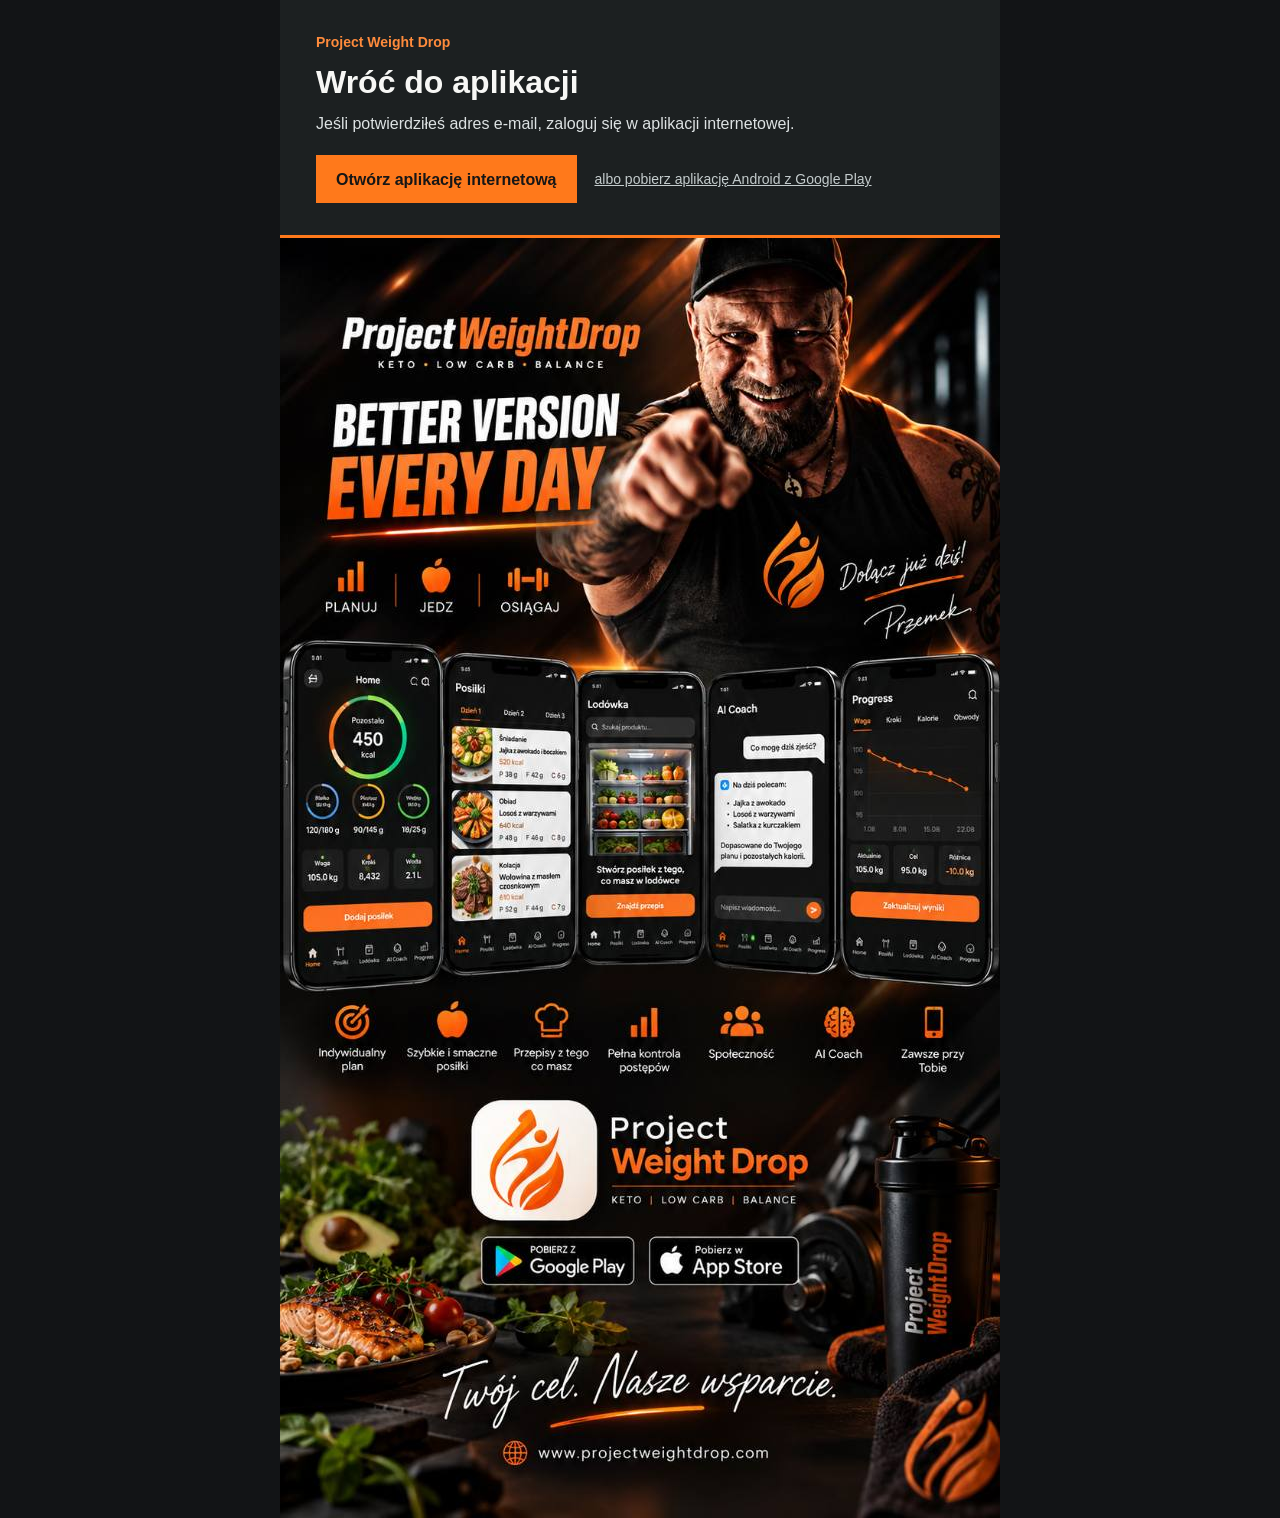
<file: email-confirmed.html>
<!doctype html>
<html lang="pl">
<head>
  <meta charset="utf-8">
  <meta name="viewport" content="width=device-width, initial-scale=1">
  <meta name="referrer" content="no-referrer">
  <meta name="robots" content="noindex, nofollow">
  <title>Potwierdzenie adresu e-mail | Project Weight Drop</title>
  <link rel="icon" href="brand-logo.png" type="image/png">
  <style>
    :root { color-scheme: dark; }
    * { box-sizing: border-box; }
    body {
      margin: 0;
      background: #121416;
      color: #f7f7f5;
      font-family: Arial, Helvetica, sans-serif;
      line-height: 1.45;
    }
    main { width: min(100%, 720px); margin: 0 auto; }
    .status {
      padding: 28px 22px 30px;
      background: #1c2021;
      border-bottom: 3px solid #ff791b;
    }
    .brand { margin: 0 0 12px; color: #ff8b3c; font-size: 14px; font-weight: 700; }
    h1 { margin: 0 0 10px; font-size: 27px; line-height: 1.18; }
    .message { margin: 0 0 20px; color: #dde2e3; font-size: 16px; }
    .actions { display: flex; flex-wrap: wrap; align-items: center; gap: 12px 18px; }
    .button {
      display: inline-flex;
      min-height: 48px;
      align-items: center;
      justify-content: center;
      padding: 11px 20px;
      background: #ff791b;
      color: #161616;
      font-size: 16px;
      font-weight: 700;
      text-decoration: none;
    }
    .button:hover { background: #ff984a; }
    .button:focus-visible { outline: 3px solid #fff; outline-offset: 3px; }
    .hint { margin: 0; color: #c4cccd; font-size: 14px; }
    .poster { display: block; width: 100%; height: auto; }
    @media (min-width: 720px) {
      .status { padding: 32px 36px; }
      h1 { font-size: 32px; }
    }
  </style>
</head>
<body>
  <main>
    <section class="status" role="status" aria-live="polite">
      <p class="brand">Project Weight Drop</p>
      <h1 id="status-title">Wróć do aplikacji</h1>
      <p class="message" id="status-message">Jeśli potwierdziłeś adres e-mail, zaloguj się w aplikacji internetowej.</p>
      <div class="actions">
        <a class="button" href="/internet-app/">Otwórz aplikację internetową</a>
        <a class="hint" href="https://play.google.com/store/apps/details?id=com.projectweightdrop.app">albo pobierz aplikację Android z Google Play</a>
      </div>
    </section>
    <img class="poster" src="email-confirmed-poster.jpg" alt="Project Weight Drop: plan posiłków, dziennik, lodówka, Coach i postępy" width="720" height="1280">
  </main>
  <script>
    (() => {
      const fragment = new URLSearchParams(location.hash.slice(1));
      const query = new URLSearchParams(location.search);
      const error = fragment.has('error') || fragment.has('error_code') || query.has('error') || query.has('error_code');
      const authenticated = !error && fragment.has('access_token');
      const confirmationType = fragment.get('type') || query.get('type');
      const title = document.getElementById('status-title');
      const message = document.getElementById('status-message');

      if (error) {
        title.textContent = 'Nie udało się potwierdzić adresu';
        message.textContent = 'Link mógł wygasnąć lub został już użyty. Sprawdź, czy możesz zalogować się w aplikacji internetowej.';
      } else if (authenticated && (confirmationType === 'signup' || confirmationType === 'email')) {
        title.textContent = 'Adres e-mail potwierdzony';
        message.textContent = 'Twoje konto jest gotowe. Otwórz aplikację internetową i zaloguj się.';
      } else if (authenticated) {
        title.textContent = 'Gotowe';
        message.textContent = 'Wróć do aplikacji internetowej, aby kontynuować.';
      }

      if (location.hash || location.search) {
        history.replaceState(null, '', location.pathname);
      }
    })();
  </script>
</body>
</html>
</file>
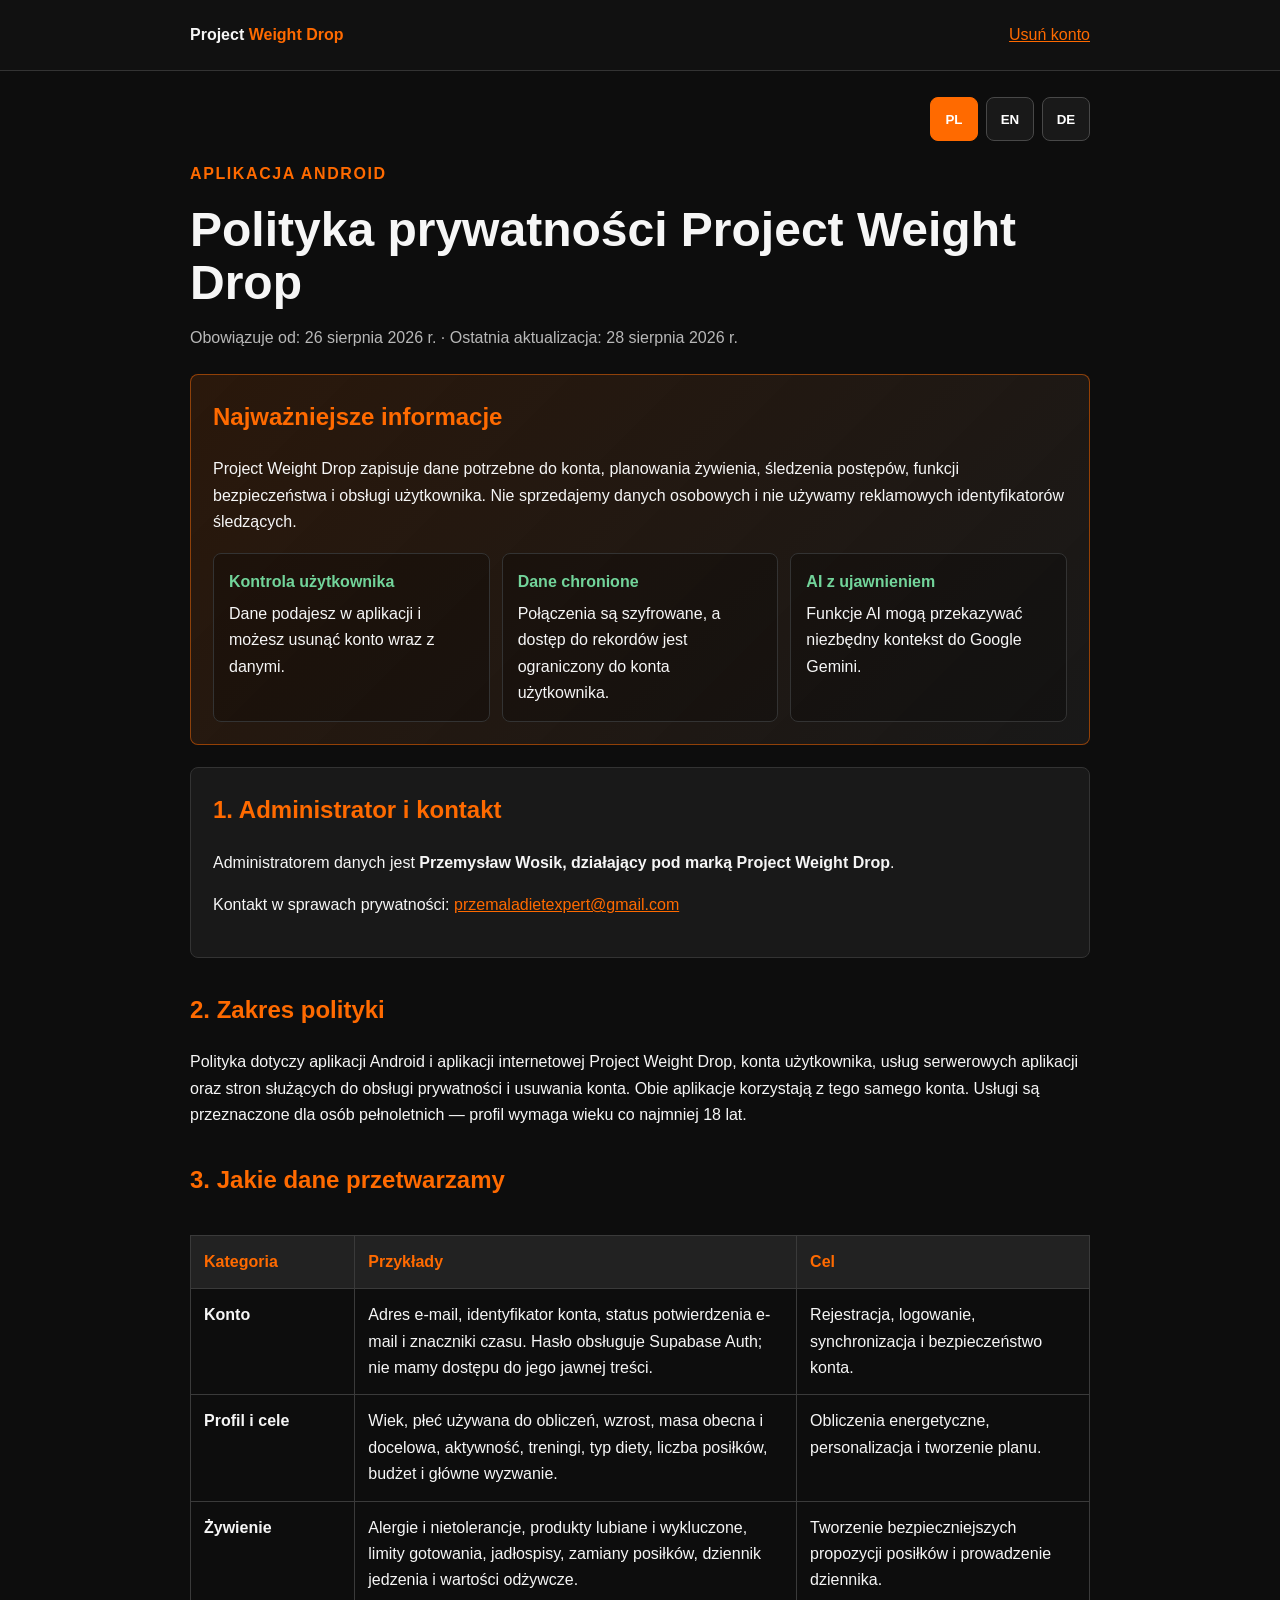
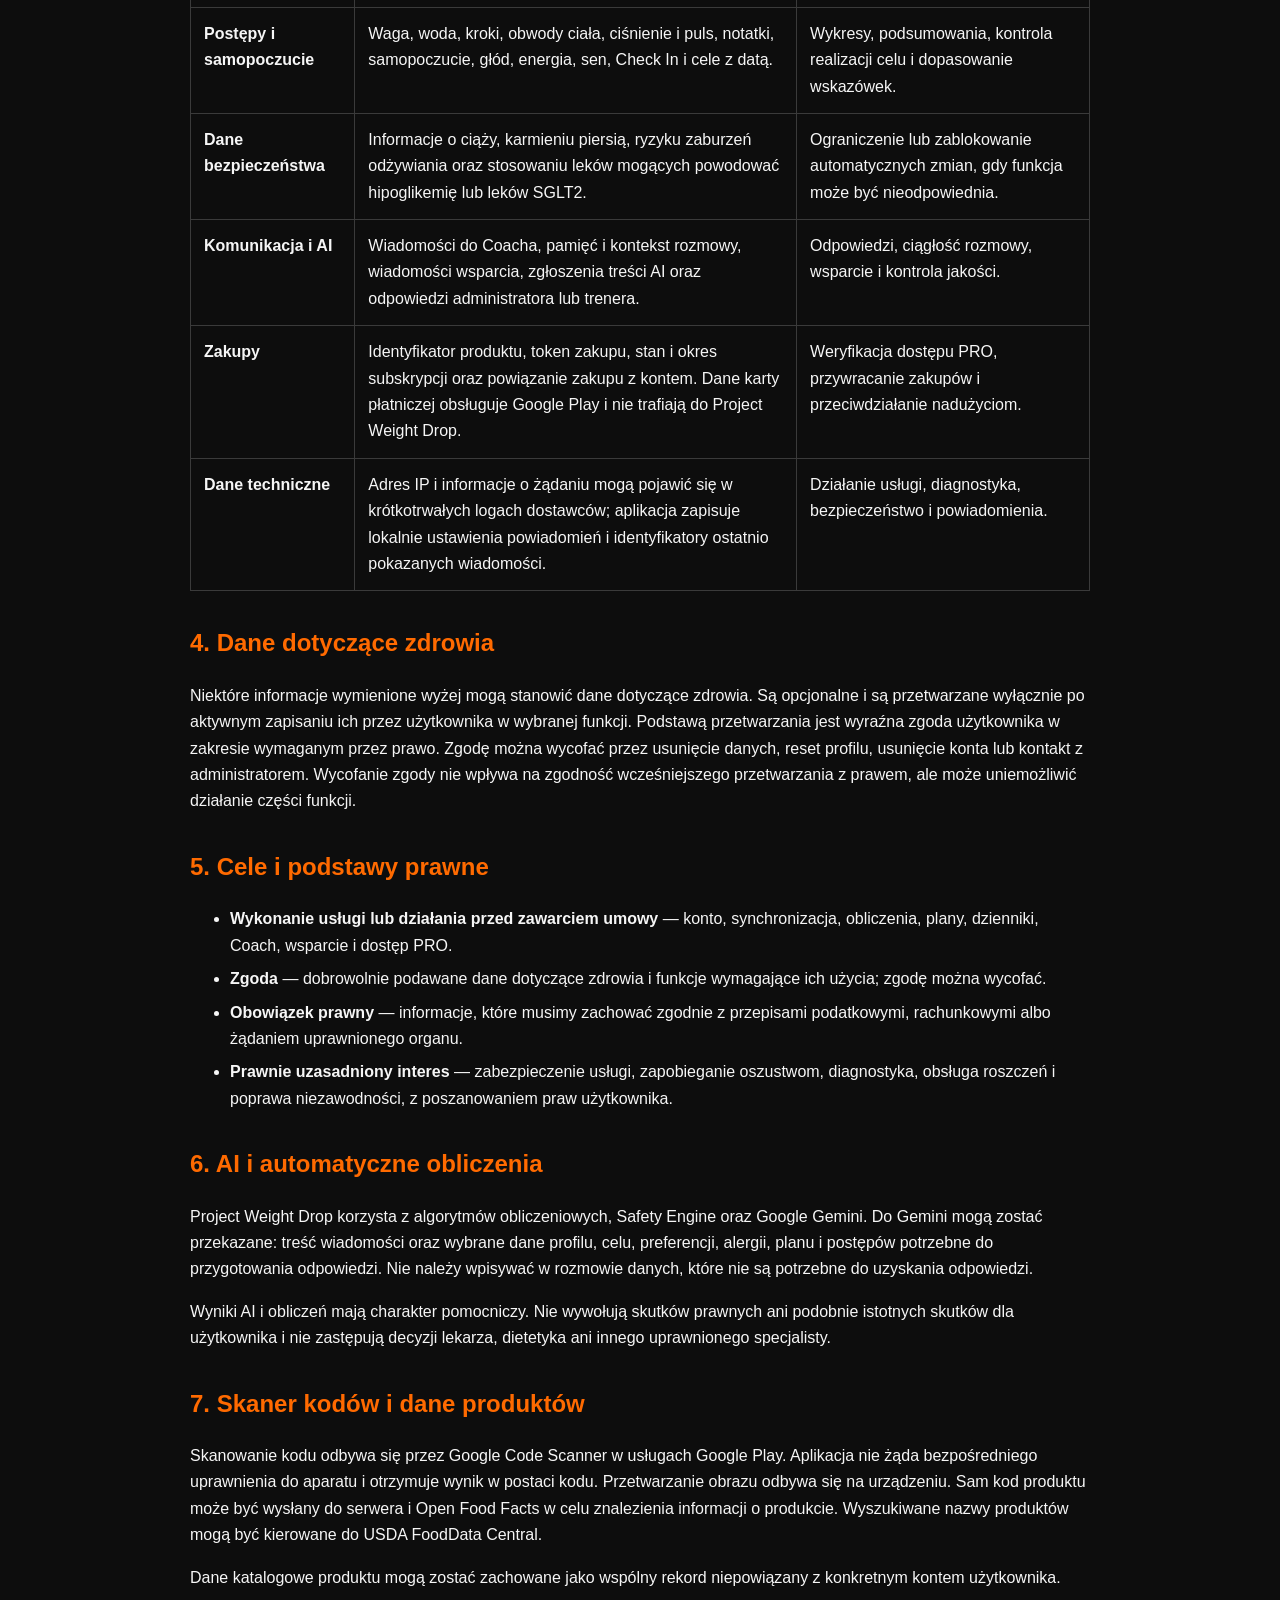
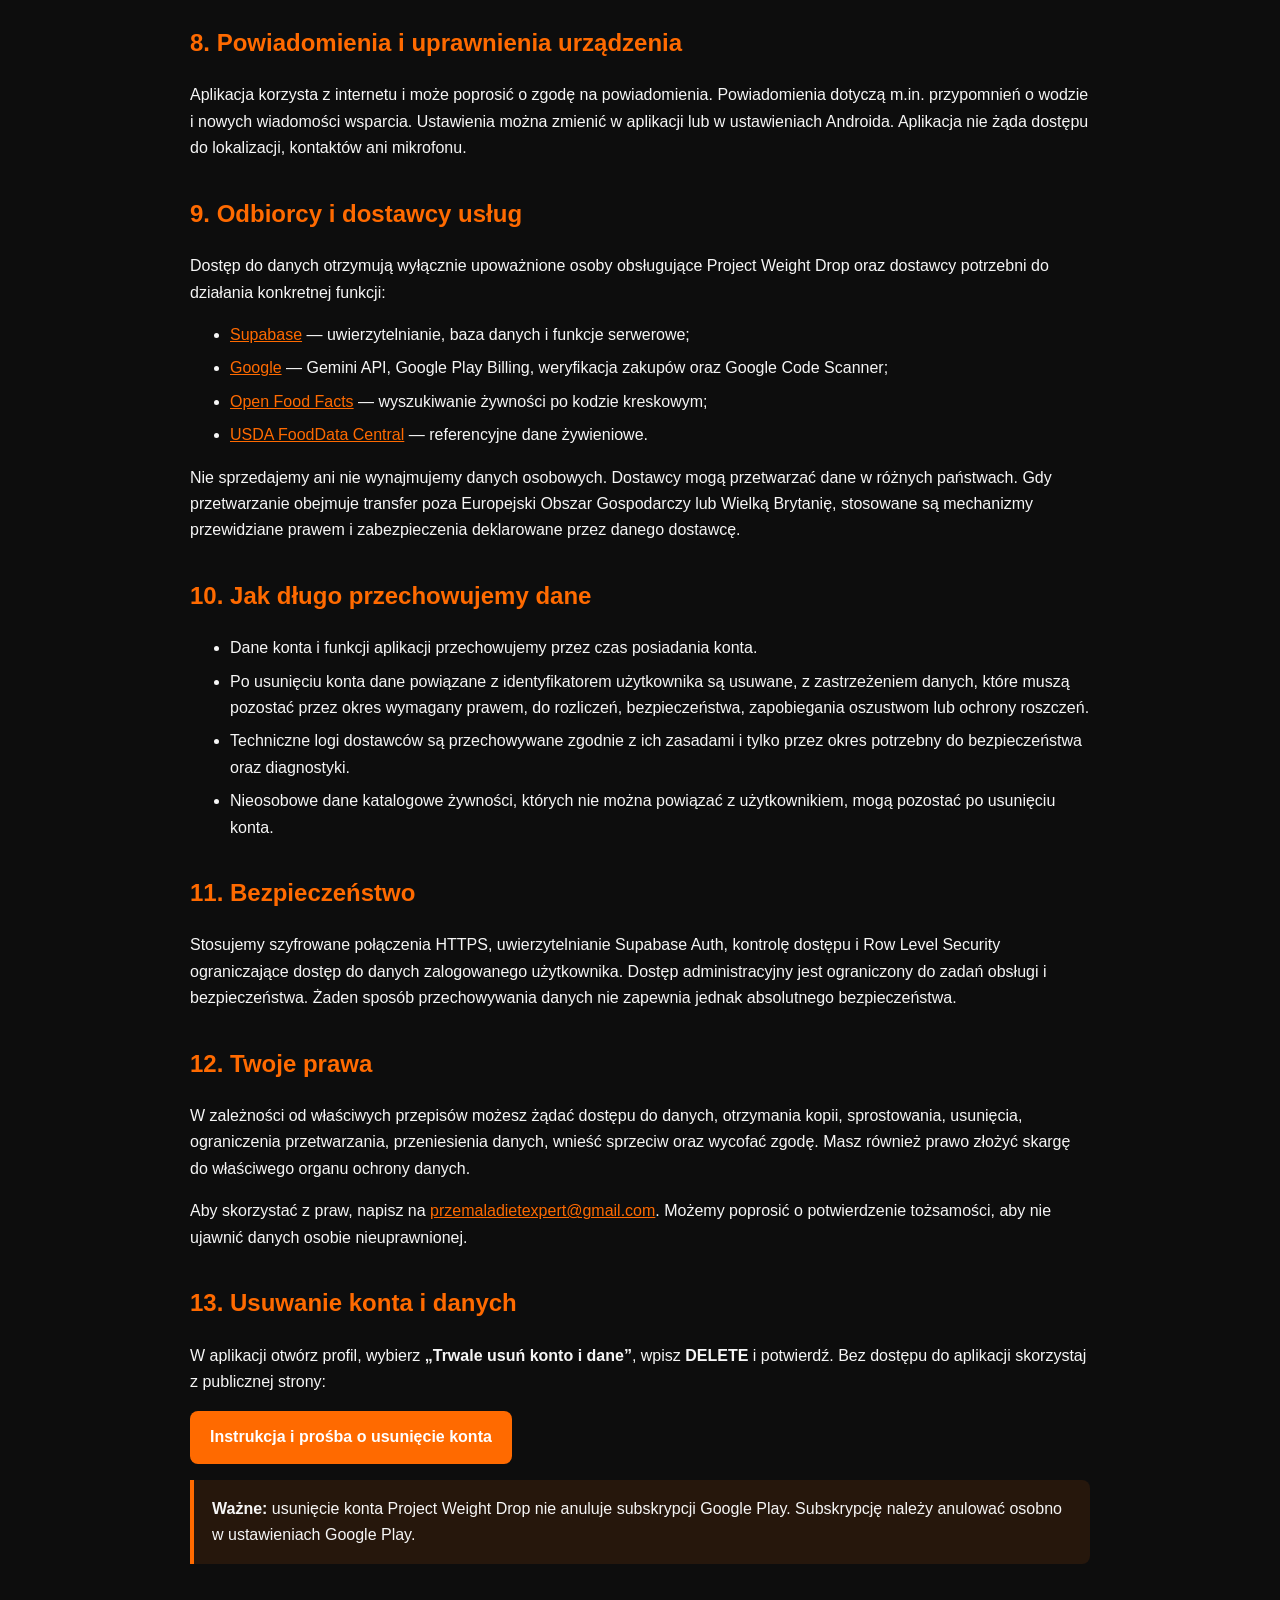
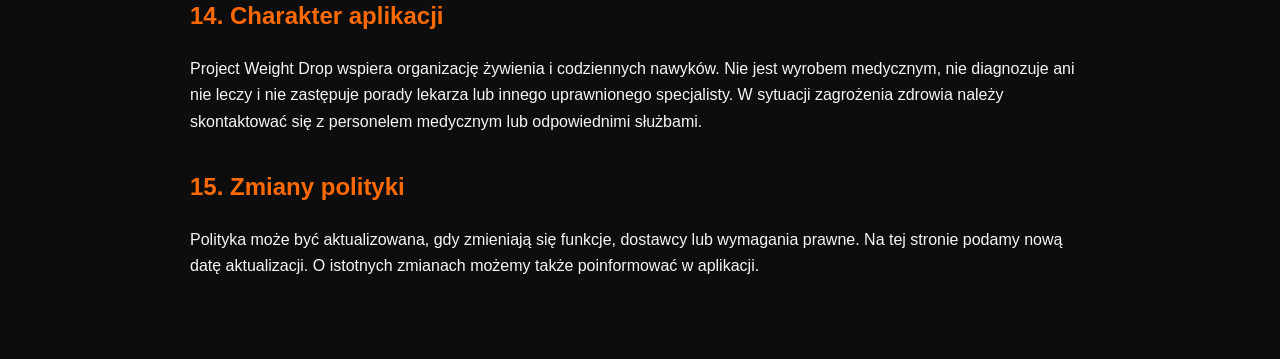
<file: privacy.html>
<!doctype html>
<html lang="pl">
<head>
    <meta charset="utf-8">
    <meta name="viewport" content="width=device-width, initial-scale=1">
    <title>Polityka prywatności aplikacji | Project Weight Drop</title>
    <meta id="meta-description" name="description" content="Polityka prywatności aplikacji Project Weight Drop: dane konta, dane żywieniowe i zdrowotne, AI, dostawcy usług oraz usuwanie konta.">
    <meta name="robots" content="index, follow">
    <meta name="theme-color" content="#0d0d0d">
    <link rel="canonical" href="https://projectweightdrop.com/privacy.html">
    <link rel="alternate" hreflang="pl" href="https://projectweightdrop.com/privacy.html?lang=pl">
    <link rel="alternate" hreflang="en" href="https://projectweightdrop.com/privacy.html?lang=en">
    <link rel="alternate" hreflang="de" href="https://projectweightdrop.com/privacy.html?lang=de">
    <link rel="alternate" hreflang="x-default" href="https://projectweightdrop.com/privacy.html">
    <link rel="icon" href="/brand-logo.png" type="image/png">
    <script>
        if (new URLSearchParams(window.location.search).get("from") === "app") {
            document.documentElement.classList.add("app-entry");
        }
    </script>
    <style>
        :root { color-scheme:dark; --orange:#ff6a00; --panel:#191919; --muted:#b8b8b8; }
        * { box-sizing:border-box; }
        [hidden] { display:none !important; }
        body { margin:0; background:#0d0d0d; color:#f6f6f6; font:16px/1.65 Arial,sans-serif; }
        header { border-bottom:1px solid #333; background:#111; }
        .header-inner, main { width:min(900px,calc(100% - 32px)); margin:auto; }
        .header-inner { padding:22px 0; display:flex; justify-content:space-between; align-items:center; gap:20px; }
        a { color:var(--orange); }
        main { padding:26px 0 64px; }
        h1 { font-size:clamp(30px,6vw,48px); line-height:1.1; margin:0 0 12px; }
        h2 { margin-top:32px; color:var(--orange); }
        h3 { margin-top:24px; }
        li + li { margin-top:7px; }
        .language-switch { display:flex; justify-content:flex-end; gap:8px; margin:0 0 20px; }
        .language-button { min-width:48px; min-height:44px; border:1px solid #484848; border-radius:8px; background:#191919; color:#fff; font-weight:700; cursor:pointer; }
        .language-button:hover, .language-button:focus-visible { border-color:var(--orange); outline:none; }
        .language-button[aria-pressed="true"] { border-color:var(--orange); background:var(--orange); color:#fff; }
        .panel { background:var(--panel); border:1px solid #333; border-radius:8px; padding:22px; margin:22px 0; }
        .muted { color:var(--muted); }
        .summary { border-color:rgba(255,106,0,.5); background:linear-gradient(135deg,rgba(255,106,0,.12),var(--panel)); }
        .summary-grid { display:grid; grid-template-columns:repeat(3,1fr); gap:12px; margin-top:18px; }
        .summary-item { padding:15px; background:rgba(0,0,0,.25); border:1px solid #333; border-radius:8px; }
        .summary-item strong { display:block; color:#72d49a; margin-bottom:5px; }
        .table-wrap { overflow-x:auto; }
        table { width:100%; border-collapse:collapse; margin-top:15px; }
        th, td { padding:13px; border:1px solid #3a3a3a; text-align:left; vertical-align:top; }
        th { color:var(--orange); background:#222; }
        .notice { padding:16px 18px; border-left:4px solid var(--orange); background:rgba(255,106,0,.1); border-radius:0 8px 8px 0; }
        .button { display:inline-block; padding:13px 20px; border-radius:8px; background:var(--orange); color:#fff; text-decoration:none; font-weight:bold; }
        .app-only { display:none; }
        .app-entry .app-only { display:block; }
        @media (max-width:720px) {
            .summary-grid { grid-template-columns:1fr; }
            .header-inner { align-items:flex-start; }
        }
    </style>
</head>
<body>
<header>
    <div class="header-inner">
        <strong>Project <span style="color:#ff6a00">Weight Drop</span></strong>
        <a id="delete-account-link" href="delete-account.html" data-legal-link="delete-account.html">Usuń konto</a>
    </div>
</header>
<main>
    <nav class="language-switch" aria-label="Wybór języka">
        <button class="language-button" type="button" data-language="pl" aria-pressed="true">PL</button>
        <button class="language-button" type="button" data-language="en" aria-pressed="false">EN</button>
        <button class="language-button" type="button" data-language="de" aria-pressed="false">DE</button>
    </nav>

    <article data-language-page="pl">
        <p style="color:#ff6a00;font-weight:bold;text-transform:uppercase;letter-spacing:.1em">Aplikacja Android</p>
        <h1>Polityka prywatności Project Weight Drop</h1>
        <p class="muted">Obowiązuje od: 26 sierpnia 2026 r. · Ostatnia aktualizacja: 28 sierpnia 2026 r.</p>
        <div class="notice app-only"><strong>Dokument otwarty z aplikacji.</strong> Po przeczytaniu zamknij tę kartę i wróć do Project Weight Drop.</div>

        <section class="panel summary">
            <h2 style="margin-top:0">Najważniejsze informacje</h2>
            <p>Project Weight Drop zapisuje dane potrzebne do konta, planowania żywienia, śledzenia postępów, funkcji bezpieczeństwa i obsługi użytkownika. Nie sprzedajemy danych osobowych i nie używamy reklamowych identyfikatorów śledzących.</p>
            <div class="summary-grid">
                <div class="summary-item"><strong>Kontrola użytkownika</strong>Dane podajesz w aplikacji i możesz usunąć konto wraz z danymi.</div>
                <div class="summary-item"><strong>Dane chronione</strong>Połączenia są szyfrowane, a dostęp do rekordów jest ograniczony do konta użytkownika.</div>
                <div class="summary-item"><strong>AI z ujawnieniem</strong>Funkcje AI mogą przekazywać niezbędny kontekst do Google Gemini.</div>
            </div>
        </section>

        <section class="panel">
            <h2 style="margin-top:0">1. Administrator i kontakt</h2>
            <p>Administratorem danych jest <strong>Przemysław Wosik, działający pod marką Project Weight Drop</strong>.</p>
            <p>Kontakt w sprawach prywatności: <a href="mailto:przemaladietexpert@gmail.com">przemaladietexpert@gmail.com</a></p>
        </section>

        <h2>2. Zakres polityki</h2>
        <p>Polityka dotyczy aplikacji Android i aplikacji internetowej Project Weight Drop, konta użytkownika, usług serwerowych aplikacji oraz stron służących do obsługi prywatności i usuwania konta. Obie aplikacje korzystają z tego samego konta. Usługi są przeznaczone dla osób pełnoletnich — profil wymaga wieku co najmniej 18 lat.</p>

        <h2>3. Jakie dane przetwarzamy</h2>
        <div class="table-wrap">
            <table>
                <thead><tr><th>Kategoria</th><th>Przykłady</th><th>Cel</th></tr></thead>
                <tbody>
                    <tr><td><strong>Konto</strong></td><td>Adres e-mail, identyfikator konta, status potwierdzenia e-mail i znaczniki czasu. Hasło obsługuje Supabase Auth; nie mamy dostępu do jego jawnej treści.</td><td>Rejestracja, logowanie, synchronizacja i bezpieczeństwo konta.</td></tr>
                    <tr><td><strong>Profil i cele</strong></td><td>Wiek, płeć używana do obliczeń, wzrost, masa obecna i docelowa, aktywność, treningi, typ diety, liczba posiłków, budżet i główne wyzwanie.</td><td>Obliczenia energetyczne, personalizacja i tworzenie planu.</td></tr>
                    <tr><td><strong>Żywienie</strong></td><td>Alergie i nietolerancje, produkty lubiane i wykluczone, limity gotowania, jadłospisy, zamiany posiłków, dziennik jedzenia i wartości odżywcze.</td><td>Tworzenie bezpieczniejszych propozycji posiłków i prowadzenie dziennika.</td></tr>
                    <tr><td><strong>Postępy i samopoczucie</strong></td><td>Waga, woda, kroki, obwody ciała, ciśnienie i puls, notatki, samopoczucie, głód, energia, sen, Check In i cele z datą.</td><td>Wykresy, podsumowania, kontrola realizacji celu i dopasowanie wskazówek.</td></tr>
                    <tr><td><strong>Dane bezpieczeństwa</strong></td><td>Informacje o ciąży, karmieniu piersią, ryzyku zaburzeń odżywiania oraz stosowaniu leków mogących powodować hipoglikemię lub leków SGLT2.</td><td>Ograniczenie lub zablokowanie automatycznych zmian, gdy funkcja może być nieodpowiednia.</td></tr>
                    <tr><td><strong>Komunikacja i AI</strong></td><td>Wiadomości do Coacha, pamięć i kontekst rozmowy, wiadomości wsparcia, zgłoszenia treści AI oraz odpowiedzi administratora lub trenera.</td><td>Odpowiedzi, ciągłość rozmowy, wsparcie i kontrola jakości.</td></tr>
                    <tr><td><strong>Zakupy</strong></td><td>Identyfikator produktu, token zakupu, stan i okres subskrypcji oraz powiązanie zakupu z kontem. Dane karty płatniczej obsługuje Google Play i nie trafiają do Project Weight Drop.</td><td>Weryfikacja dostępu PRO, przywracanie zakupów i przeciwdziałanie nadużyciom.</td></tr>
                    <tr><td><strong>Dane techniczne</strong></td><td>Adres IP i informacje o żądaniu mogą pojawić się w krótkotrwałych logach dostawców; aplikacja zapisuje lokalnie ustawienia powiadomień i identyfikatory ostatnio pokazanych wiadomości.</td><td>Działanie usługi, diagnostyka, bezpieczeństwo i powiadomienia.</td></tr>
                </tbody>
            </table>
        </div>

        <h2>4. Dane dotyczące zdrowia</h2>
        <p>Niektóre informacje wymienione wyżej mogą stanowić dane dotyczące zdrowia. Są opcjonalne i są przetwarzane wyłącznie po aktywnym zapisaniu ich przez użytkownika w wybranej funkcji. Podstawą przetwarzania jest wyraźna zgoda użytkownika w zakresie wymaganym przez prawo. Zgodę można wycofać przez usunięcie danych, reset profilu, usunięcie konta lub kontakt z administratorem. Wycofanie zgody nie wpływa na zgodność wcześniejszego przetwarzania z prawem, ale może uniemożliwić działanie części funkcji.</p>

        <h2>5. Cele i podstawy prawne</h2>
        <ul>
            <li><strong>Wykonanie usługi lub działania przed zawarciem umowy</strong> — konto, synchronizacja, obliczenia, plany, dzienniki, Coach, wsparcie i dostęp PRO.</li>
            <li><strong>Zgoda</strong> — dobrowolnie podawane dane dotyczące zdrowia i funkcje wymagające ich użycia; zgodę można wycofać.</li>
            <li><strong>Obowiązek prawny</strong> — informacje, które musimy zachować zgodnie z przepisami podatkowymi, rachunkowymi albo żądaniem uprawnionego organu.</li>
            <li><strong>Prawnie uzasadniony interes</strong> — zabezpieczenie usługi, zapobieganie oszustwom, diagnostyka, obsługa roszczeń i poprawa niezawodności, z poszanowaniem praw użytkownika.</li>
        </ul>

        <h2>6. AI i automatyczne obliczenia</h2>
        <p>Project Weight Drop korzysta z algorytmów obliczeniowych, Safety Engine oraz Google Gemini. Do Gemini mogą zostać przekazane: treść wiadomości oraz wybrane dane profilu, celu, preferencji, alergii, planu i postępów potrzebne do przygotowania odpowiedzi. Nie należy wpisywać w rozmowie danych, które nie są potrzebne do uzyskania odpowiedzi.</p>
        <p>Wyniki AI i obliczeń mają charakter pomocniczy. Nie wywołują skutków prawnych ani podobnie istotnych skutków dla użytkownika i nie zastępują decyzji lekarza, dietetyka ani innego uprawnionego specjalisty.</p>

        <h2>7. Skaner kodów i dane produktów</h2>
        <p>Skanowanie kodu odbywa się przez Google Code Scanner w usługach Google Play. Aplikacja nie żąda bezpośredniego uprawnienia do aparatu i otrzymuje wynik w postaci kodu. Przetwarzanie obrazu odbywa się na urządzeniu. Sam kod produktu może być wysłany do serwera i Open Food Facts w celu znalezienia informacji o produkcie. Wyszukiwane nazwy produktów mogą być kierowane do USDA FoodData Central.</p>
        <p>Dane katalogowe produktu mogą zostać zachowane jako wspólny rekord niepowiązany z konkretnym kontem użytkownika.</p>

        <h2>8. Powiadomienia i uprawnienia urządzenia</h2>
        <p>Aplikacja korzysta z internetu i może poprosić o zgodę na powiadomienia. Powiadomienia dotyczą m.in. przypomnień o wodzie i nowych wiadomości wsparcia. Ustawienia można zmienić w aplikacji lub w ustawieniach Androida. Aplikacja nie żąda dostępu do lokalizacji, kontaktów ani mikrofonu.</p>

        <h2>9. Odbiorcy i dostawcy usług</h2>
        <p>Dostęp do danych otrzymują wyłącznie upoważnione osoby obsługujące Project Weight Drop oraz dostawcy potrzebni do działania konkretnej funkcji:</p>
        <ul>
            <li><a href="https://supabase.com/privacy" target="_blank" rel="noopener noreferrer">Supabase</a> — uwierzytelnianie, baza danych i funkcje serwerowe;</li>
            <li><a href="https://policies.google.com/privacy" target="_blank" rel="noopener noreferrer">Google</a> — Gemini API, Google Play Billing, weryfikacja zakupów oraz Google Code Scanner;</li>
            <li><a href="https://world.openfoodfacts.org/privacy" target="_blank" rel="noopener noreferrer">Open Food Facts</a> — wyszukiwanie żywności po kodzie kreskowym;</li>
            <li><a href="https://www.usda.gov/privacy-policy" target="_blank" rel="noopener noreferrer">USDA FoodData Central</a> — referencyjne dane żywieniowe.</li>
        </ul>
        <p>Nie sprzedajemy ani nie wynajmujemy danych osobowych. Dostawcy mogą przetwarzać dane w różnych państwach. Gdy przetwarzanie obejmuje transfer poza Europejski Obszar Gospodarczy lub Wielką Brytanię, stosowane są mechanizmy przewidziane prawem i zabezpieczenia deklarowane przez danego dostawcę.</p>

        <h2>10. Jak długo przechowujemy dane</h2>
        <ul>
            <li>Dane konta i funkcji aplikacji przechowujemy przez czas posiadania konta.</li>
            <li>Po usunięciu konta dane powiązane z identyfikatorem użytkownika są usuwane, z zastrzeżeniem danych, które muszą pozostać przez okres wymagany prawem, do rozliczeń, bezpieczeństwa, zapobiegania oszustwom lub ochrony roszczeń.</li>
            <li>Techniczne logi dostawców są przechowywane zgodnie z ich zasadami i tylko przez okres potrzebny do bezpieczeństwa oraz diagnostyki.</li>
            <li>Nieosobowe dane katalogowe żywności, których nie można powiązać z użytkownikiem, mogą pozostać po usunięciu konta.</li>
        </ul>

        <h2>11. Bezpieczeństwo</h2>
        <p>Stosujemy szyfrowane połączenia HTTPS, uwierzytelnianie Supabase Auth, kontrolę dostępu i Row Level Security ograniczające dostęp do danych zalogowanego użytkownika. Dostęp administracyjny jest ograniczony do zadań obsługi i bezpieczeństwa. Żaden sposób przechowywania danych nie zapewnia jednak absolutnego bezpieczeństwa.</p>

        <h2>12. Twoje prawa</h2>
        <p>W zależności od właściwych przepisów możesz żądać dostępu do danych, otrzymania kopii, sprostowania, usunięcia, ograniczenia przetwarzania, przeniesienia danych, wnieść sprzeciw oraz wycofać zgodę. Masz również prawo złożyć skargę do właściwego organu ochrony danych.</p>
        <p>Aby skorzystać z praw, napisz na <a href="mailto:przemaladietexpert@gmail.com">przemaladietexpert@gmail.com</a>. Możemy poprosić o potwierdzenie tożsamości, aby nie ujawnić danych osobie nieuprawnionej.</p>

        <h2>13. Usuwanie konta i danych</h2>
        <p>W aplikacji otwórz profil, wybierz <strong>„Trwale usuń konto i dane”</strong>, wpisz <strong>DELETE</strong> i potwierdź. Bez dostępu do aplikacji skorzystaj z publicznej strony:</p>
        <p><a class="button" href="delete-account.html" data-legal-link="delete-account.html">Instrukcja i prośba o usunięcie konta</a></p>
        <div class="notice"><strong>Ważne:</strong> usunięcie konta Project Weight Drop nie anuluje subskrypcji Google Play. Subskrypcję należy anulować osobno w ustawieniach Google Play.</div>

        <h2>14. Charakter aplikacji</h2>
        <p>Project Weight Drop wspiera organizację żywienia i codziennych nawyków. Nie jest wyrobem medycznym, nie diagnozuje ani nie leczy i nie zastępuje porady lekarza lub innego uprawnionego specjalisty. W sytuacji zagrożenia zdrowia należy skontaktować się z personelem medycznym lub odpowiednimi służbami.</p>

        <h2>15. Zmiany polityki</h2>
        <p>Polityka może być aktualizowana, gdy zmieniają się funkcje, dostawcy lub wymagania prawne. Na tej stronie podamy nową datę aktualizacji. O istotnych zmianach możemy także poinformować w aplikacji.</p>
    </article>

    <article data-language-page="en" hidden>
        <p style="color:#ff6a00;font-weight:bold;text-transform:uppercase;letter-spacing:.1em">Android application</p>
        <h1>Project Weight Drop Privacy Policy</h1>
        <p class="muted">Effective from: 26 August 2026 · Last updated: 28 August 2026</p>
        <div class="notice app-only"><strong>Document opened from the app.</strong> When you have finished reading, close this tab and return to Project Weight Drop.</div>

        <section class="panel summary">
            <h2 style="margin-top:0">Key information</h2>
            <p>Project Weight Drop stores the data required for your account, nutrition planning, progress tracking, safety features and user support. We do not sell personal data or use advertising tracking identifiers.</p>
            <div class="summary-grid">
                <div class="summary-item"><strong>User control</strong>You provide data in the app and can delete your account together with its data.</div>
                <div class="summary-item"><strong>Protected data</strong>Connections are encrypted and access to records is restricted to the user's account.</div>
                <div class="summary-item"><strong>Disclosed AI use</strong>AI features may send the necessary context to Google Gemini.</div>
            </div>
        </section>

        <section class="panel">
            <h2 style="margin-top:0">1. Data controller and contact</h2>
            <p>The data controller is <strong>Przemysław Wosik, operating under the Project Weight Drop brand</strong>.</p>
            <p>Privacy contact: <a href="mailto:przemaladietexpert@gmail.com">przemaladietexpert@gmail.com</a></p>
        </section>

        <h2>2. Scope of this policy</h2>
        <p>This policy applies to the Project Weight Drop Android and web apps, user accounts, the apps' server services and the pages used to manage privacy and account deletion. Both apps use the same account. The services are intended for adults — a profile requires an age of at least 18.</p>

        <h2>3. Data we process</h2>
        <div class="table-wrap">
            <table>
                <thead><tr><th>Category</th><th>Examples</th><th>Purpose</th></tr></thead>
                <tbody>
                    <tr><td><strong>Account</strong></td><td>Email address, account identifier, email confirmation status and timestamps. The password is handled by Supabase Auth; we do not have access to its plain-text content.</td><td>Registration, sign-in, synchronisation and account security.</td></tr>
                    <tr><td><strong>Profile and goals</strong></td><td>Age, sex used for calculations, height, current and target weight, activity, workouts, diet type, number of meals, budget and main challenge.</td><td>Energy calculations, personalisation and plan creation.</td></tr>
                    <tr><td><strong>Nutrition</strong></td><td>Allergies and intolerances, liked and excluded foods, cooking limits, meal plans, meal replacements, food diary and nutritional values.</td><td>Creating safer meal suggestions and maintaining the diary.</td></tr>
                    <tr><td><strong>Progress and wellbeing</strong></td><td>Weight, water, steps, body measurements, blood pressure and pulse, notes, wellbeing, hunger, energy, sleep, Check In and dated goals.</td><td>Charts, summaries, goal monitoring and tailored guidance.</td></tr>
                    <tr><td><strong>Safety data</strong></td><td>Information about pregnancy, breastfeeding, risk of eating disorders and use of medicines that may cause hypoglycaemia or SGLT2 medicines.</td><td>Restricting or blocking automatic changes when a feature may be unsuitable.</td></tr>
                    <tr><td><strong>Communication and AI</strong></td><td>Messages to the Coach, conversation memory and context, support messages, AI content reports and responses from the administrator or coach.</td><td>Responses, conversation continuity, support and quality control.</td></tr>
                    <tr><td><strong>Purchases</strong></td><td>Product identifier, purchase token, subscription status and period, and the link between the purchase and the account. Payment card data is handled by Google Play and is not received by Project Weight Drop.</td><td>Verifying PRO access, restoring purchases and preventing abuse.</td></tr>
                    <tr><td><strong>Technical data</strong></td><td>IP address and request information may appear in short-lived provider logs; the app stores notification settings and identifiers of recently displayed messages locally.</td><td>Service operation, diagnostics, security and notifications.</td></tr>
                </tbody>
            </table>
        </div>

        <h2>4. Health-related data</h2>
        <p>Some information listed above may constitute health-related data. It is optional and is processed only after the user actively saves it in a selected feature. The legal basis for processing is the user's explicit consent to the extent required by law. Consent can be withdrawn by deleting the data, resetting the profile, deleting the account or contacting the controller. Withdrawal does not affect the lawfulness of earlier processing, but may prevent some features from working.</p>

        <h2>5. Purposes and legal bases</h2>
        <ul>
            <li><strong>Performance of the service or steps before entering into a contract</strong> — account, synchronisation, calculations, plans, diaries, Coach, support and PRO access.</li>
            <li><strong>Consent</strong> — voluntarily provided health-related data and features that require its use; consent can be withdrawn.</li>
            <li><strong>Legal obligation</strong> — information we must retain under tax or accounting rules or at the request of an authorised authority.</li>
            <li><strong>Legitimate interests</strong> — securing the service, preventing fraud, diagnostics, handling claims and improving reliability, while respecting user rights.</li>
        </ul>

        <h2>6. AI and automated calculations</h2>
        <p>Project Weight Drop uses calculation algorithms, the Safety Engine and Google Gemini. The following may be sent to Gemini when needed to prepare a response: message content and selected profile, goal, preference, allergy, plan and progress data. Do not enter data in the conversation that is not needed to obtain a response.</p>
        <p>AI and calculation results are supportive only. They do not produce legal effects or similarly significant effects for the user and do not replace decisions made by a doctor, dietitian or another qualified professional.</p>

        <h2>7. Code scanner and product data</h2>
        <p>Codes are scanned using Google Code Scanner within Google Play services. The app does not directly request camera permission and receives the result as a code. Image processing takes place on the device. The product code itself may be sent to the server and Open Food Facts to find product information. Product-name searches may be sent to USDA FoodData Central.</p>
        <p>Product catalogue data may be retained as a shared record that is not linked to a specific user account.</p>

        <h2>8. Notifications and device permissions</h2>
        <p>The app uses the internet and may ask for permission to send notifications. Notifications include water reminders and new support messages. Settings can be changed in the app or in Android settings. The app does not request access to location, contacts or the microphone.</p>

        <h2>9. Recipients and service providers</h2>
        <p>Data is accessible only to authorised people supporting Project Weight Drop and to providers required for a specific feature:</p>
        <ul>
            <li><a href="https://supabase.com/privacy" target="_blank" rel="noopener noreferrer">Supabase</a> — authentication, database and server functions;</li>
            <li><a href="https://policies.google.com/privacy" target="_blank" rel="noopener noreferrer">Google</a> — Gemini API, Google Play Billing, purchase verification and Google Code Scanner;</li>
            <li><a href="https://world.openfoodfacts.org/privacy" target="_blank" rel="noopener noreferrer">Open Food Facts</a> — barcode-based food lookup;</li>
            <li><a href="https://www.usda.gov/privacy-policy" target="_blank" rel="noopener noreferrer">USDA FoodData Central</a> — reference nutrition data.</li>
        </ul>
        <p>We do not sell or rent personal data. Providers may process data in different countries. Where processing involves a transfer outside the European Economic Area or the United Kingdom, mechanisms provided by law and safeguards declared by the relevant provider are used.</p>

        <h2>10. How long we retain data</h2>
        <ul>
            <li>We retain account and app-feature data for as long as the account exists.</li>
            <li>After account deletion, data linked to the user identifier is deleted, except for data that must be retained for the period required by law or for billing, security, fraud prevention or the protection of legal claims.</li>
            <li>Providers retain technical logs according to their own policies and only for the period needed for security and diagnostics.</li>
            <li>Non-personal food catalogue data that cannot be linked to the user may remain after account deletion.</li>
        </ul>

        <h2>11. Security</h2>
        <p>We use encrypted HTTPS connections, Supabase Auth authentication, access controls and Row Level Security to restrict access to the signed-in user's data. Administrative access is limited to support and security tasks. No method of data storage can, however, guarantee absolute security.</p>

        <h2>12. Your rights</h2>
        <p>Depending on applicable law, you may request access to your data, receive a copy, request rectification or deletion, restrict processing, request data portability, object to processing and withdraw consent. You also have the right to lodge a complaint with the competent data protection authority.</p>
        <p>To exercise your rights, email <a href="mailto:przemaladietexpert@gmail.com">przemaladietexpert@gmail.com</a>. We may ask you to confirm your identity so that data is not disclosed to an unauthorised person.</p>

        <h2>13. Account and data deletion</h2>
        <p>In the app, open your profile, select <strong>“Permanently delete account and data”</strong>, enter <strong>DELETE</strong> and confirm. If you cannot access the app, use the public page:</p>
        <p><a class="button" href="delete-account.html" data-legal-link="delete-account.html">Account deletion instructions and request</a></p>
        <div class="notice"><strong>Important:</strong> deleting your Project Weight Drop account does not cancel a Google Play subscription. The subscription must be cancelled separately in Google Play settings.</div>

        <h2>14. Nature of the application</h2>
        <p>Project Weight Drop supports the organisation of nutrition and everyday habits. It is not a medical device, does not diagnose or treat conditions and is not a substitute for advice from a doctor or another qualified professional. In a health emergency, contact medical personnel or the appropriate emergency services.</p>

        <h2>15. Changes to this policy</h2>
        <p>This policy may be updated when features, providers or legal requirements change. A new update date will be shown on this page. We may also notify users about significant changes in the app.</p>
    </article>

    <article data-language-page="de" hidden>
        <p style="color:#ff6a00;font-weight:bold;text-transform:uppercase;letter-spacing:.1em">Android-App</p>
        <h1>Datenschutzerklärung von Project Weight Drop</h1>
        <p class="muted">Gültig ab: 26. August 2026 · Zuletzt aktualisiert: 28. August 2026</p>
        <div class="notice app-only"><strong>Dieses Dokument wurde aus der App geöffnet.</strong> Schließe nach dem Lesen diesen Tab und kehre zu Project Weight Drop zurück.</div>

        <section class="panel summary">
            <h2 style="margin-top:0">Wichtige Informationen</h2>
            <p>Project Weight Drop speichert Daten, die für dein Konto, die Ernährungsplanung, die Fortschrittsverfolgung, Sicherheitsfunktionen und den Benutzersupport erforderlich sind. Wir verkaufen keine personenbezogenen Daten und verwenden keine Werbe-Tracking-IDs.</p>
            <div class="summary-grid">
                <div class="summary-item"><strong>Kontrolle durch den Nutzer</strong>Du gibst die Daten in der App ein und kannst dein Konto zusammen mit den Daten löschen.</div>
                <div class="summary-item"><strong>Geschützte Daten</strong>Verbindungen sind verschlüsselt und der Zugriff auf Datensätze ist auf das jeweilige Benutzerkonto beschränkt.</div>
                <div class="summary-item"><strong>Offengelegte KI-Nutzung</strong>KI-Funktionen können den erforderlichen Kontext an Google Gemini übermitteln.</div>
            </div>
        </section>

        <section class="panel">
            <h2 style="margin-top:0">1. Verantwortlicher und Kontakt</h2>
            <p>Verantwortlicher für die Datenverarbeitung ist <strong>Przemysław Wosik, tätig unter der Marke Project Weight Drop</strong>.</p>
            <p>Kontakt für Datenschutzanfragen: <a href="mailto:przemaladietexpert@gmail.com">przemaladietexpert@gmail.com</a></p>
        </section>

        <h2>2. Geltungsbereich dieser Erklärung</h2>
        <p>Diese Erklärung gilt für die Project-Weight-Drop-Android- und Web-App, Benutzerkonten, die Serverdienste der Apps sowie die Seiten zur Verwaltung des Datenschutzes und zur Kontolöschung. Beide Apps verwenden dasselbe Konto. Die Dienste sind für Erwachsene bestimmt — für ein Profil ist ein Mindestalter von 18 Jahren erforderlich.</p>

        <h2>3. Welche Daten wir verarbeiten</h2>
        <div class="table-wrap">
            <table>
                <thead><tr><th>Kategorie</th><th>Beispiele</th><th>Zweck</th></tr></thead>
                <tbody>
                    <tr><td><strong>Konto</strong></td><td>E-Mail-Adresse, Konto-ID, Status der E-Mail-Bestätigung und Zeitstempel. Das Passwort wird von Supabase Auth verarbeitet; wir haben keinen Zugriff auf den Klartext.</td><td>Registrierung, Anmeldung, Synchronisierung und Kontosicherheit.</td></tr>
                    <tr><td><strong>Profil und Ziele</strong></td><td>Alter, für Berechnungen verwendetes Geschlecht, Größe, aktuelles Gewicht und Zielgewicht, Aktivität, Training, Ernährungsform, Anzahl der Mahlzeiten, Budget und größte Herausforderung.</td><td>Energieberechnungen, Personalisierung und Planerstellung.</td></tr>
                    <tr><td><strong>Ernährung</strong></td><td>Allergien und Unverträglichkeiten, bevorzugte und ausgeschlossene Lebensmittel, Kochzeitbegrenzungen, Speisepläne, Mahlzeitentausch, Ernährungstagebuch und Nährwerte.</td><td>Erstellung sichererer Mahlzeitenvorschläge und Führung des Tagebuchs.</td></tr>
                    <tr><td><strong>Fortschritt und Wohlbefinden</strong></td><td>Gewicht, Wasser, Schritte, Körpermaße, Blutdruck und Puls, Notizen, Wohlbefinden, Hunger, Energie, Schlaf, Check In und Ziele mit Datum.</td><td>Diagramme, Zusammenfassungen, Zielkontrolle und angepasste Hinweise.</td></tr>
                    <tr><td><strong>Sicherheitsdaten</strong></td><td>Informationen zu Schwangerschaft, Stillzeit, dem Risiko von Essstörungen sowie zur Einnahme von Medikamenten, die Hypoglykämie verursachen können, oder von SGLT2-Medikamenten.</td><td>Einschränkung oder Blockierung automatischer Änderungen, wenn eine Funktion ungeeignet sein könnte.</td></tr>
                    <tr><td><strong>Kommunikation und KI</strong></td><td>Nachrichten an den Coach, Gesprächsspeicher und -kontext, Supportnachrichten, Meldungen zu KI-Inhalten sowie Antworten des Administrators oder Coaches.</td><td>Antworten, Gesprächskontinuität, Support und Qualitätskontrolle.</td></tr>
                    <tr><td><strong>Käufe</strong></td><td>Produkt-ID, Kauf-Token, Status und Zeitraum des Abonnements sowie die Verknüpfung des Kaufs mit dem Konto. Zahlungskartendaten werden von Google Play verarbeitet und gelangen nicht an Project Weight Drop.</td><td>Prüfung des PRO-Zugangs, Wiederherstellung von Käufen und Missbrauchsprävention.</td></tr>
                    <tr><td><strong>Technische Daten</strong></td><td>IP-Adresse und Anfrageinformationen können in kurzzeitig gespeicherten Protokollen der Anbieter erscheinen; die App speichert Benachrichtigungseinstellungen und IDs zuletzt angezeigter Nachrichten lokal.</td><td>Betrieb des Dienstes, Diagnose, Sicherheit und Benachrichtigungen.</td></tr>
                </tbody>
            </table>
        </div>

        <h2>4. Gesundheitsbezogene Daten</h2>
        <p>Einige der oben genannten Informationen können gesundheitsbezogene Daten darstellen. Sie sind optional und werden nur verarbeitet, nachdem der Nutzer sie aktiv in einer ausgewählten Funktion gespeichert hat. Rechtsgrundlage der Verarbeitung ist die ausdrückliche Einwilligung des Nutzers, soweit sie gesetzlich erforderlich ist. Die Einwilligung kann durch Löschen der Daten, Zurücksetzen des Profils, Löschen des Kontos oder Kontaktaufnahme mit dem Verantwortlichen widerrufen werden. Der Widerruf berührt nicht die Rechtmäßigkeit der früheren Verarbeitung, kann jedoch dazu führen, dass einige Funktionen nicht mehr verfügbar sind.</p>

        <h2>5. Zwecke und Rechtsgrundlagen</h2>
        <ul>
            <li><strong>Erfüllung des Dienstes oder vorvertragliche Maßnahmen</strong> — Konto, Synchronisierung, Berechnungen, Pläne, Tagebücher, Coach, Support und PRO-Zugang.</li>
            <li><strong>Einwilligung</strong> — freiwillig bereitgestellte gesundheitsbezogene Daten und Funktionen, die deren Nutzung erfordern; die Einwilligung kann widerrufen werden.</li>
            <li><strong>Rechtliche Verpflichtung</strong> — Informationen, die wir aufgrund steuerlicher oder buchhalterischer Vorschriften oder auf Verlangen einer befugten Behörde aufbewahren müssen.</li>
            <li><strong>Berechtigte Interessen</strong> — Sicherung des Dienstes, Betrugsprävention, Diagnose, Bearbeitung von Ansprüchen und Verbesserung der Zuverlässigkeit unter Wahrung der Nutzerrechte.</li>
        </ul>

        <h2>6. KI und automatische Berechnungen</h2>
        <p>Project Weight Drop verwendet Berechnungsalgorithmen, die Safety Engine und Google Gemini. Folgende Daten können an Gemini übermittelt werden, soweit sie für die Erstellung einer Antwort erforderlich sind: Nachrichteninhalte sowie ausgewählte Profil-, Ziel-, Präferenz-, Allergie-, Plan- und Fortschrittsdaten. Gib im Gespräch keine Daten ein, die für die gewünschte Antwort nicht erforderlich sind.</p>
        <p>Ergebnisse der KI und der Berechnungen dienen nur der Unterstützung. Sie entfalten keine rechtliche oder ähnlich erhebliche Wirkung für den Nutzer und ersetzen keine Entscheidung eines Arztes, Ernährungsberaters oder einer anderen qualifizierten Fachkraft.</p>

        <h2>7. Codescanner und Produktdaten</h2>
        <p>Codes werden über den Google Code Scanner innerhalb der Google Play-Dienste gescannt. Die App fordert nicht direkt die Kameraberechtigung an und erhält das Ergebnis als Code. Die Bildverarbeitung erfolgt auf dem Gerät. Der Produktcode selbst kann an den Server und an Open Food Facts gesendet werden, um Produktinformationen zu finden. Suchanfragen nach Produktnamen können an USDA FoodData Central übermittelt werden.</p>
        <p>Produktkatalogdaten können als gemeinsamer Datensatz gespeichert bleiben, der keinem bestimmten Benutzerkonto zugeordnet ist.</p>

        <h2>8. Benachrichtigungen und Geräteberechtigungen</h2>
        <p>Die App nutzt das Internet und kann um Erlaubnis für Benachrichtigungen bitten. Dazu gehören unter anderem Wasser-Erinnerungen und neue Supportnachrichten. Die Einstellungen können in der App oder in den Android-Einstellungen geändert werden. Die App fordert keinen Zugriff auf Standort, Kontakte oder Mikrofon an.</p>

        <h2>9. Empfänger und Dienstanbieter</h2>
        <p>Zugriff auf Daten erhalten ausschließlich autorisierte Personen, die Project Weight Drop betreuen, sowie Anbieter, die für eine bestimmte Funktion erforderlich sind:</p>
        <ul>
            <li><a href="https://supabase.com/privacy" target="_blank" rel="noopener noreferrer">Supabase</a> — Authentifizierung, Datenbank und Serverfunktionen;</li>
            <li><a href="https://policies.google.com/privacy" target="_blank" rel="noopener noreferrer">Google</a> — Gemini API, Google Play Billing, Kaufprüfung und Google Code Scanner;</li>
            <li><a href="https://world.openfoodfacts.org/privacy" target="_blank" rel="noopener noreferrer">Open Food Facts</a> — Lebensmittelsuche per Barcode;</li>
            <li><a href="https://www.usda.gov/privacy-policy" target="_blank" rel="noopener noreferrer">USDA FoodData Central</a> — Referenzdaten zu Nährwerten.</li>
        </ul>
        <p>Wir verkaufen oder vermieten keine personenbezogenen Daten. Anbieter können Daten in verschiedenen Ländern verarbeiten. Wenn die Verarbeitung eine Übermittlung außerhalb des Europäischen Wirtschaftsraums oder des Vereinigten Königreichs umfasst, werden gesetzlich vorgesehene Mechanismen und die vom jeweiligen Anbieter erklärten Schutzmaßnahmen verwendet.</p>

        <h2>10. Speicherdauer</h2>
        <ul>
            <li>Konto- und App-Funktionsdaten speichern wir, solange das Konto besteht.</li>
            <li>Nach der Kontolöschung werden Daten, die mit der Benutzer-ID verknüpft sind, gelöscht. Ausgenommen sind Daten, die für den gesetzlich vorgeschriebenen Zeitraum oder für Abrechnung, Sicherheit, Betrugsprävention oder die Sicherung von Rechtsansprüchen aufbewahrt werden müssen.</li>
            <li>Technische Protokolle werden von den Anbietern gemäß deren Richtlinien und nur so lange gespeichert, wie es für Sicherheit und Diagnose erforderlich ist.</li>
            <li>Nicht personenbezogene Lebensmittelkatalogdaten, die nicht mit dem Nutzer verknüpft werden können, dürfen nach der Kontolöschung bestehen bleiben.</li>
        </ul>

        <h2>11. Sicherheit</h2>
        <p>Wir verwenden verschlüsselte HTTPS-Verbindungen, Supabase-Auth-Authentifizierung, Zugriffskontrollen und Row Level Security, um den Zugriff auf die Daten des angemeldeten Nutzers zu beschränken. Der administrative Zugriff ist auf Support- und Sicherheitsaufgaben begrenzt. Keine Methode der Datenspeicherung kann jedoch absolute Sicherheit gewährleisten.</p>

        <h2>12. Deine Rechte</h2>
        <p>Je nach anwendbarem Recht kannst du Auskunft über deine Daten und eine Kopie verlangen sowie Berichtigung, Löschung, Einschränkung der Verarbeitung und Datenübertragbarkeit beantragen, der Verarbeitung widersprechen und eine Einwilligung widerrufen. Du hast außerdem das Recht, eine Beschwerde bei der zuständigen Datenschutzbehörde einzureichen.</p>
        <p>Um deine Rechte auszuüben, sende eine E-Mail an <a href="mailto:przemaladietexpert@gmail.com">przemaladietexpert@gmail.com</a>. Wir können eine Bestätigung deiner Identität verlangen, damit Daten nicht an eine unbefugte Person weitergegeben werden.</p>

        <h2>13. Löschung von Konto und Daten</h2>
        <p>Öffne in der App dein Profil, wähle <strong>„Konto und Daten dauerhaft löschen“</strong>, gib <strong>DELETE</strong> ein und bestätige. Wenn du keinen Zugriff auf die App hast, nutze die öffentliche Seite:</p>
        <p><a class="button" href="delete-account.html" data-legal-link="delete-account.html">Anleitung und Antrag zur Kontolöschung</a></p>
        <div class="notice"><strong>Wichtig:</strong> Durch das Löschen des Project-Weight-Drop-Kontos wird ein Google-Play-Abonnement nicht gekündigt. Das Abonnement muss separat in den Google-Play-Einstellungen gekündigt werden.</div>

        <h2>14. Art der Anwendung</h2>
        <p>Project Weight Drop unterstützt die Organisation der Ernährung und alltäglicher Gewohnheiten. Die App ist kein Medizinprodukt, stellt keine Diagnosen, behandelt keine Erkrankungen und ersetzt nicht die Beratung durch einen Arzt oder eine andere qualifizierte Fachkraft. Wende dich bei einem gesundheitlichen Notfall an medizinisches Personal oder den zuständigen Rettungsdienst.</p>

        <h2>15. Änderungen dieser Erklärung</h2>
        <p>Diese Erklärung kann aktualisiert werden, wenn sich Funktionen, Anbieter oder gesetzliche Anforderungen ändern. Das neue Aktualisierungsdatum wird auf dieser Seite angegeben. Über wesentliche Änderungen können wir zusätzlich in der App informieren.</p>
    </article>
</main>
<script>
    (() => {
        const supportedLanguages = ["pl", "en", "de"];
        const pageCopy = {
            pl: {
                title: "Polityka prywatności aplikacji | Project Weight Drop",
                description: "Polityka prywatności aplikacji Project Weight Drop: dane konta, dane żywieniowe i zdrowotne, AI, dostawcy usług oraz usuwanie konta.",
                deleteAccount: "Usuń konto",
                languageLabel: "Wybór języka"
            },
            en: {
                title: "App Privacy Policy | Project Weight Drop",
                description: "Project Weight Drop app privacy policy: account, nutrition and health-related data, AI, service providers and account deletion.",
                deleteAccount: "Delete account",
                languageLabel: "Choose language"
            },
            de: {
                title: "Datenschutzerklärung der App | Project Weight Drop",
                description: "Datenschutzerklärung der Project Weight Drop App: Konto-, Ernährungs- und Gesundheitsdaten, KI, Dienstanbieter und Kontolöschung.",
                deleteAccount: "Konto löschen",
                languageLabel: "Sprache wählen"
            }
        };

        const params = new URLSearchParams(window.location.search);
        const requestedLanguage = params.get("lang");
        const initialLanguage = supportedLanguages.includes(requestedLanguage) ? requestedLanguage : "pl";

        const setLanguage = (language, updateUrl) => {
            const copy = pageCopy[language];
            document.documentElement.lang = language;
            document.title = copy.title;
            document.getElementById("meta-description").setAttribute("content", copy.description);
            document.getElementById("delete-account-link").textContent = copy.deleteAccount;
            document.querySelector(".language-switch").setAttribute("aria-label", copy.languageLabel);

            document.querySelectorAll("[data-language-page]").forEach((page) => {
                page.hidden = page.dataset.languagePage !== language;
            });
            document.querySelectorAll("[data-language]").forEach((button) => {
                button.setAttribute("aria-pressed", String(button.dataset.language === language));
            });
            document.querySelectorAll("[data-legal-link]").forEach((link) => {
                const target = new URL(link.dataset.legalLink, window.location.href);
                target.searchParams.set("lang", language);
                if (document.documentElement.classList.contains("app-entry")) {
                    target.searchParams.set("from", "app");
                }
                link.href = target.href;
            });

            if (updateUrl) {
                const current = new URL(window.location.href);
                current.searchParams.set("lang", language);
                window.history.replaceState(null, "", current);
            }
        };

        document.querySelectorAll("[data-language]").forEach((button) => {
            button.addEventListener("click", () => setLanguage(button.dataset.language, true));
        });
        setLanguage(initialLanguage, false);
    })();
</script>
</body>
</html>
</file>
